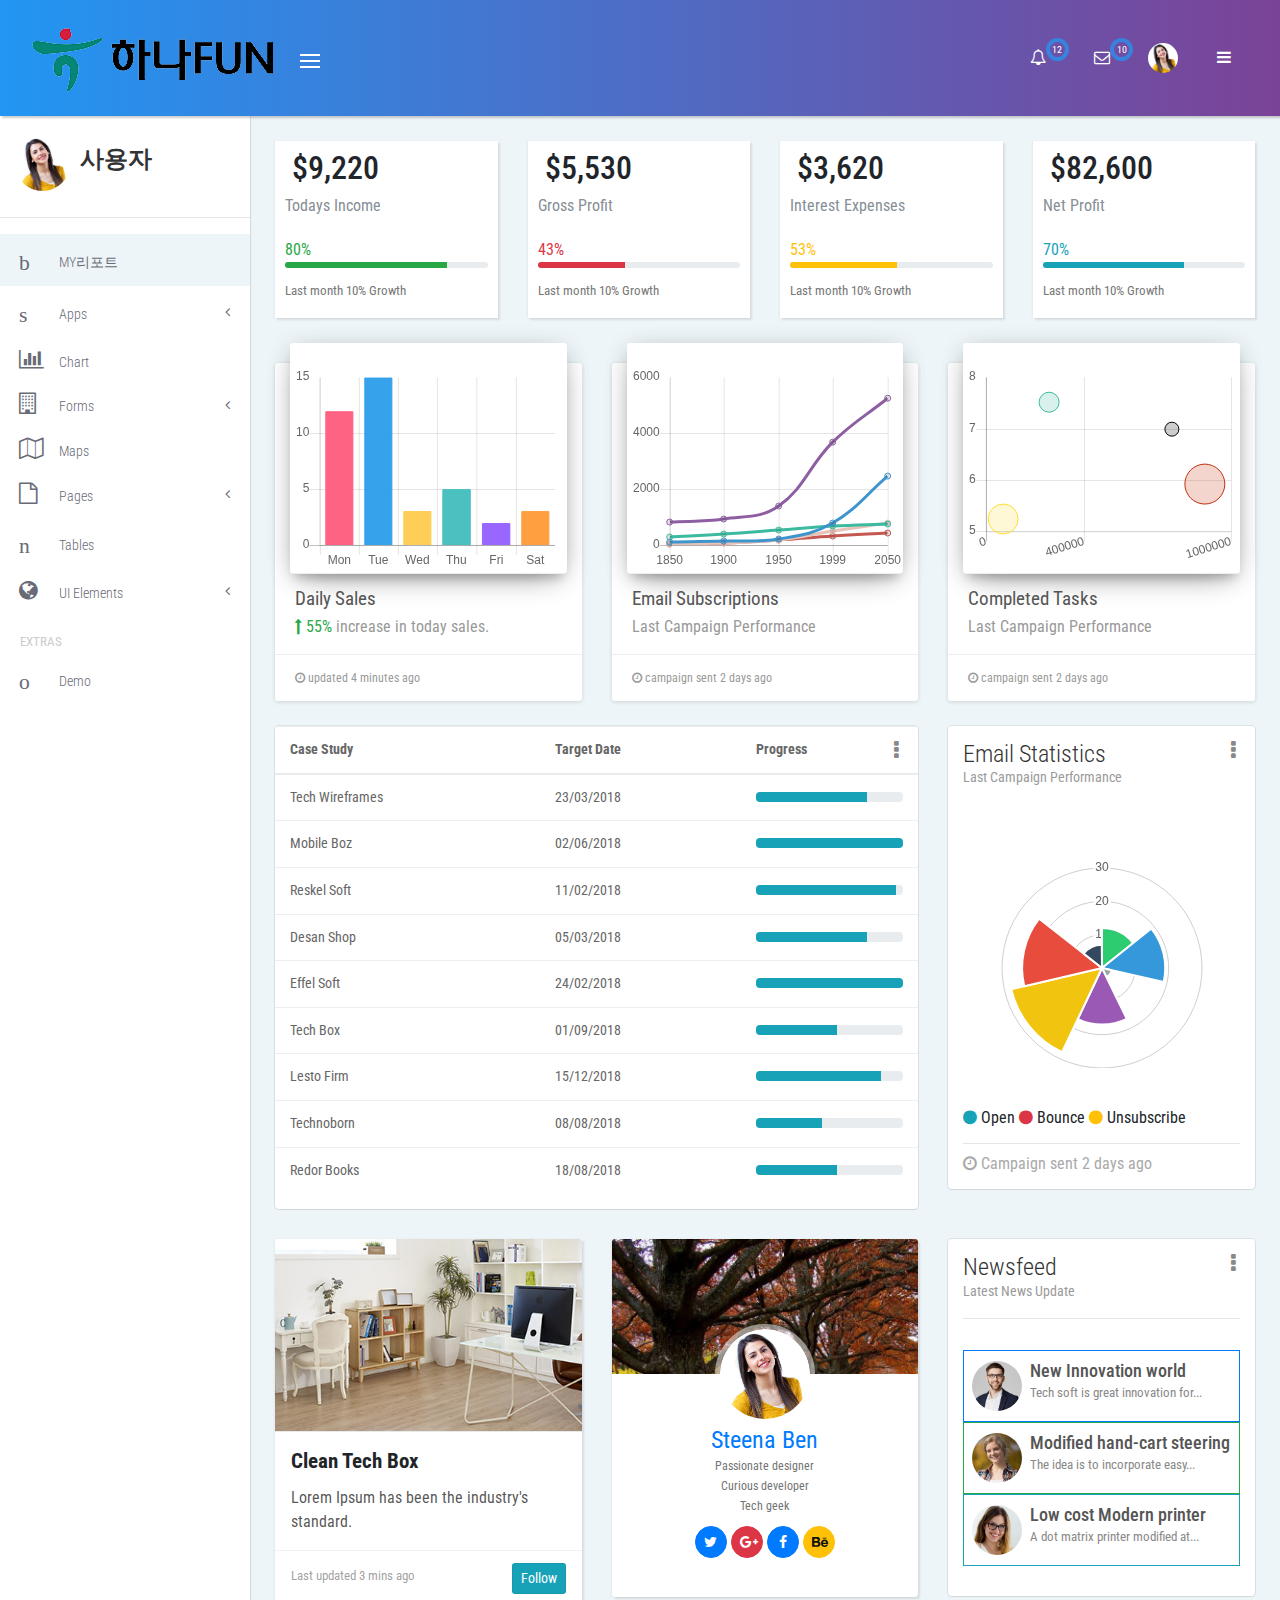
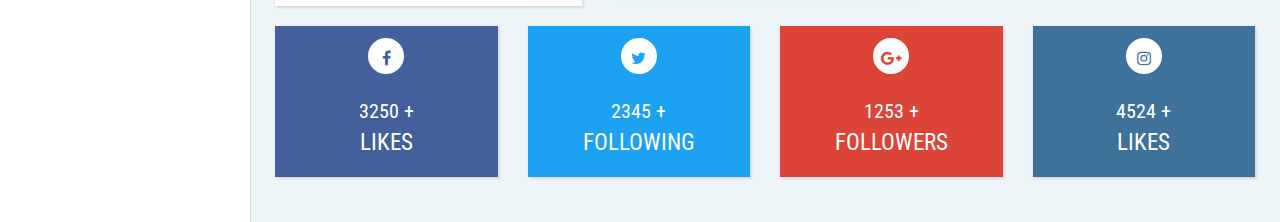
<file: HANAFUN/src/main/webapp/resources/admin/index.html>
<!--
author: Boostraptheme
author URL: https://boostraptheme.com
License: Creative Commons Attribution 4.0 Unported
License URL: https://creativecommons.org/licenses/by/4.0/
-->

<!DOCTYPE html>
<html>

<head>
    
    <meta charset="utf-8">
    <meta http-equiv="X-UA-Compatible" content="IE=edge">
    <meta name="description" content="">
    <meta name="viewport" content="width=device-width, initial-scale=1">
    <meta name="robots" content="all,follow">

    <title>Bootstrap Admin Template </title>
    <link rel="shortcut icon" href="img/favicon.ico">
    
    <!-- global stylesheets -->
    <link href="https://fonts.googleapis.com/css?family=Roboto+Condensed" rel="stylesheet">
    <link rel="stylesheet" href="css/bootstrap.min.css">
    <link rel="stylesheet" href="font-awesome-4.7.0/css/font-awesome.min.css">
    <link rel="stylesheet" href="css/font-icon-style.css">
    <link rel="stylesheet" href="css/style.default.css" id="theme-stylesheet">

    <!-- Core stylesheets -->
    <link rel="stylesheet" href="css/ui-elements/card.css">
    <link rel="stylesheet" href="css/style.css">
</head>

<body> 

<!--====================================================
                         MAIN NAVBAR
======================================================-->        
    <header class="header">
        <nav class="navbar navbar-expand-lg ">
            <div class="search-box">
                <button class="dismiss"><i class="icon-close"></i></button>
                <form id="searchForm" action="#" role="search">
                    <input type="search" placeholder="Search Now" class="form-control">
                </form>
            </div>
            <div class="container-fluid ">
                <div class="navbar-holder d-flex align-items-center justify-content-between">
                    <div class="navbar-header">
                        <a href="index.html" class="navbar-brand">
                            <div class="brand-text brand-big hidden-lg-down"><img src="img/logo-white.png" alt="Logo" class="img-fluid"></div>
                            <div class="brand-text brand-small"><img src="img/logo-icon.png" alt="Logo" class="img-fluid"></div>
                        </a>
                        <a id="toggle-btn" href="#" class="menu-btn active">
                            <span></span>
                            <span></span>
                            <span></span>
                        </a>
                    </div>
                </div>
                <ul class="nav-menu list-unstyled d-flex flex-md-row align-items-md-center">
                    <!-- Expand-->
                    <!--<li class="nav-item d-flex align-items-center full_scr_exp"><a class="nav-link" href="#"><img src="img/expand.png" onclick="toggleFullScreen(document.body)" class="img-fluid" alt=""></a></li>-->
                    <!-- Search-->
                    <!--<li class="nav-item d-flex align-items-center"><a id="search" class="nav-link" href="#"><i class="icon-search"></i></a></li>-->
                    <!-- Notifications-->
                    <li class="nav-item dropdown"> 
                        <a id="notifications" class="nav-link" rel="nofollow" data-target="#" href="#" data-toggle="dropdown" aria-haspopup="true" aria-expanded="false"><i class="fa fa-bell-o"></i><span class="noti-numb-bg"></span><span class="badge">12</span></a>
                        <ul aria-labelledby="notifications" class="dropdown-menu">
                            <li>
                                <a rel="nofollow" href="#" class="dropdown-item nav-link">
                                    <div class="notification">
                                        <div class="notification-content"><i class="fa fa-envelope bg-red"></i>You have 6 new messages </div>
                                        <div class="notification-time"><small>4 minutes ago</small></div>
                                    </div>
                                </a>
                            </li>
                            <li>
                                <a rel="nofollow" href="#" class="dropdown-item nav-link">
                                    <div class="notification">
                                        <div class="notification-content"><i class="fa fa-twitter bg-skyblue"></i>You have 2 followers</div>
                                        <div class="notification-time"><small>4 minutes ago</small></div>
                                    </div>
                                </a>
                            </li>
                            <li>
                                <a rel="nofollow" href="#" class="dropdown-item nav-link">
                                    <div class="notification">
                                        <div class="notification-content"><i class="fa fa-upload bg-blue"></i>Server Rebooted</div>
                                        <div class="notification-time"><small>4 minutes ago</small></div>
                                    </div>
                                </a>
                            </li>
                            <li>
                                <a rel="nofollow" href="#" class="dropdown-item nav-link">
                                    <div class="notification">
                                        <div class="notification-content"><i class="fa fa-twitter bg-skyblue"></i>You have 2 followers</div>
                                        <div class="notification-time"><small>10 minutes ago</small></div>
                                    </div>
                                </a>
                            </li>
                            <li><a rel="nofollow" href="#" class="dropdown-item all-notifications text-center"> <strong>view all notifications                                            </strong></a></li>
                        </ul>
                    </li>
                    <!-- Messages                        -->
                    <li class="nav-item dropdown"> <a id="messages" class="nav-link logout" rel="nofollow" data-target="#" href="#" data-toggle="dropdown" aria-haspopup="true" aria-expanded="false"><i class="fa fa-envelope-o"></i><span class="noti-numb-bg"></span><span class="badge">10</span></a>
                        <ul aria-labelledby="messages" class="dropdown-menu">
                            <li>
                                <a rel="nofollow" href="#" class="dropdown-item d-flex">
                                    <div class="msg-profile"> <img src="img/avatar-1.jpg" alt="..." class="img-fluid rounded-circle"></div>
                                    <div class="msg-body">
                                        <h3 class="h5 msg-nav-h3">Jason Doe</h3><span>Sent You Message</span>
                                    </div>
                                </a>
                            </li>
                            <li>
                                <a rel="nofollow" href="#" class="dropdown-item d-flex">
                                    <div class="msg-profile"> <img src="img/avatar-2.jpg" alt="..." class="img-fluid rounded-circle"></div>
                                    <div class="msg-body">
                                        <h3 class="h5 msg-nav-h3">Frank Williams</h3><span>Sent You Message</span>
                                    </div>
                                </a>
                            </li>
                            <li>
                                <a rel="nofollow" href="#" class="dropdown-item d-flex">
                                    <div class="msg-profile"> <img src="img/avatar-3.jpg" alt="..." class="img-fluid rounded-circle"></div>
                                    <div class="msg-body">
                                        <h3 class="h5 msg-nav-h3">Ashley Wood</h3><span>Sent You Message</span>
                                    </div>
                                </a>
                            </li>
                            <li><a rel="nofollow" href="#" class="dropdown-item all-notifications text-center"> <strong>Read all messages    </strong></a></li>
                        </ul>
                    </li> 
                    <li class="nav-item dropdown"><a id="profile" class="nav-link logout" data-target="#" href="#" data-toggle="dropdown" aria-haspopup="true" aria-expanded="false"><img src="img/avatar-1.jpg" alt="..." class="img-fluid rounded-circle" style="height: 30px; width: 30px;"></a>
                        <ul aria-labelledby="profile" class="dropdown-menu profile">
                            <li>
                                <a rel="nofollow" href="#" class="dropdown-item d-flex">
                                    <div class="msg-profile"> <img src="img/avatar-1.jpg" alt="..." class="img-fluid rounded-circle"></div>
                                    <div class="msg-body">
                                        <h3 class="h5">Steena Ben</h3><span>steenaben@Businessbox.com</span>
                                    </div>
                                </a>
                                <hr>
                            </li>
                            <li>
                                <a rel="nofollow" href="profile.html" class="dropdown-item">
                                    <div class="notification">
                                        <div class="notification-content"><i class="fa fa-user "></i>My Profile</div>
                                    </div>
                                </a>
                            </li>
                            <li>
                                <a rel="nofollow" href="profile.html" class="dropdown-item">
                                    <div class="notification">
                                        <div class="notification-content"><i class="fa fa-envelope-o"></i>Inbox</div> 
                                    </div>
                                </a>
                            </li>
                            <li>
                                <a rel="nofollow" href="profile.html" class="dropdown-item">
                                    <div class="notification">
                                        <div class="notification-content"><i class="fa fa-cog"></i>Setting</div>
                                    </div>
                                </a>
                                <hr>
                            </li>
                            <li>
                                <a rel="nofollow" href="profile.html" class="dropdown-item">
                                    <div class="notification">
                                        <div class="notification-content"><i class="fa fa-power-off"></i>Logout</div>
                                    </div>
                                </a> 
                            </li>
                        </ul>
                    </li>
                    <li class="nav-item d-flex align-items-center"><a id="menu-toggle-right" class="nav-link" href="#"><i class="fa fa-bars"></i></a></li>
                    <nav id="sidebar-wrapper">
                      <div class="sidebar-nav"> 
                        <div class="tab" role="tabpanel"> 
                            <ul class="nav nav-tabs" role="tablist">
                              <li class="nav-item ">
                                <a class="nav-link active" href="#live" role="tab" data-toggle="tab"><i class="fa fa-globe"></i> Live</a>
                              </li>
                              <li class="nav-item">
                                <a class="nav-link" href="#trend" role="tab" data-toggle="tab"><i class="fa fa-rocket"></i> Trending</a>
                              </li> 
                            </ul> 
                            <div class="tab-content tabs">
                              <div role="tabpanel" class="tab-pane fade show active" id="live">
                                <h3>Connect Live</h3>
                                <div class="content newsf-list">
                                    <ul class="list-unstyled">
                                        <li class="border border-primary">
                                            <a rel="nofollow " href="#" class=" d-flex">
                                                <div class="news-f-img"> <img src="img/avatar-2.jpg" alt="..." class="img-fluid rounded-circle"></div>
                                                <div class="msg-body">
                                                    <h6 class="h5 msg-nav-h6">New Innovation world</h6>
                                                    <small>Tech soft is great innovation for...</small>
                                                </div>
                                            </a>
                                        </li>
                                        <li class="border border-success">
                                            <a rel="nofollow" href="#" class=" d-flex">
                                                <div class="news-f-img"> <img src="img/avatar-3.jpg" alt="..." class="img-fluid rounded-circle"></div>
                                                <div class="msg-body">
                                                    <h6 class="h5 msg-nav-h6">Modified hand-cart</h6>
                                                    <small>The idea is to incorporate easy...</small>
                                                </div>
                                            </a>
                                        </li>
                                        <li class="border border-info">
                                            <a rel="nofollow" href="#" class=" d-flex">
                                                <div class="news-f-img"> <img src="img/avatar-4.jpg" alt="..." class="img-fluid rounded-circle"></div>
                                                <div class="msg-body">
                                                    <h6 class="h5 msg-nav-h6">Low cost Modern printer</h6>
                                                    <small>A dot matrix printer modified at...</small>
                                                </div>
                                            </a>
                                        </li>
                                        <li class="border border-primary">
                                            <a rel="nofollow" href="#" class=" d-flex">
                                                <div class="news-f-img"> <img src="img/avatar-1.jpg" alt="..." class="img-fluid rounded-circle"></div>
                                                <div class="msg-body">
                                                    <h6 class="h5 msg-nav-h6">Low cost Modern printer</h6>
                                                    <small>A dot matrix printer modified at...</small>
                                                </div>
                                            </a>
                                        </li>
                                        <li class="border border-success">
                                            <a rel="nofollow" href="#" class=" d-flex">
                                                <div class="news-f-img"> <img src="img/avatar-2.jpg" alt="..." class="img-fluid rounded-circle"></div>
                                                <div class="msg-body">
                                                    <h6 class="h5 msg-nav-h6">Low cost Modern printer</h6>
                                                    <small>A dot matrix printer modified at...</small>
                                                </div>
                                            </a>
                                        </li> 
                                        <li class="border border-info">
                                            <a rel="nofollow" href="#" class=" d-flex">
                                                <div class="news-f-img"> <img src="img/avatar-3.jpg" alt="..." class="img-fluid rounded-circle"></div>
                                                <div class="msg-body">
                                                    <h6 class="h5 msg-nav-h6">Low cost Modern printer</h6>
                                                    <small>A dot matrix printer modified at...</small>
                                                </div>
                                            </a>
                                        </li> 
                                    </ul>
                                </div>
                              </div>
                              <div role="tabpanel" class="tab-pane fade" id="trend">
                                <div class="card card-c2" style="box-shadow: 0 0 0;">
                                    <div class="header">
                                        <h3 class="title">Trending Items</h3>
                                        <p class="category">Last Campaign Performance</p>
                                    </div>
                                    <div class="content">
                                        <canvas class="ct-chart" id="myChart4" height="250"></canvas>
                                        <div class="footer">
                                            <div class="legend">
                                                <i class="fa fa-circle text-info"></i> Open
                                                <i class="fa fa-circle text-danger"></i> Bounce
                                                <i class="fa fa-circle text-warning"></i> Unsubscribe
                                            </div>
                                            <hr>
                                            <div class="stats">
                                                <i class="fa fa-clock-o"></i> Campaign sent 2 days ago
                                            </div>
                                        </div>
                                    </div>
                                </div>
                              </div>
                           </div>
                      </div>
                    </nav>
                </ul> 
            </div>
        </nav>
    </header>

<!--====================================================
                        PAGE CONTENT
======================================================-->
    <div class="page-content d-flex align-items-stretch">

        <!--***** SIDE NAVBAR *****-->
        <nav class="side-navbar">
            <div class="sidebar-header d-flex align-items-center">
                <div class="avatar"><img src="img/avatar-1.jpg" alt="..." class="img-fluid rounded-circle"></div>
                <div class="title">
                    <h1 class="h4"><b>사용자</b></h1>
                </div>
            </div>
            <hr>
            <!-- Sidebar Navidation Menus-->
            <ul class="list-unstyled">
                <li class="active"> <a href="index.html"><i class="icon-home"></i>MY리포트</a></li>
                <li><a href="#apps" aria-expanded="false" data-toggle="collapse"> <i class="icon-interface-windows"></i>Apps </a>
                    <ul id="apps" class="collapse list-unstyled">
                        <li><a href="calendar.html">Calendar</a></li> 
                        <li><a href="email.html">Email</a></li> 
                        <li><a href="media.html">Media</a></li> 
                        <li><a href="invoice.html">Invoice</a></li> 
                    </ul>
                </li>
                <li> <a href="chart.html"> <i class="fa fa-bar-chart"></i>Chart </a></li>
                <li><a href="#forms" aria-expanded="false" data-toggle="collapse"> <i class="fa fa-building-o"></i>Forms </a>
                    <ul id="forms" class="collapse list-unstyled">
                        <li><a href="basic-form.html">Basic Form</a></li> 
                        <li><a href="form-layouts.html">Form Layouts</a></li> 
                    </ul>
                </li>
                <li> <a href="maps.html"> <i class="fa fa-map-o"></i>Maps </a></li>
                <li><a href="#pages" aria-expanded="false" data-toggle="collapse"> <i class="fa fa-file-o"></i>Pages </a>
                    <ul id="pages" class="collapse list-unstyled">
                        <li><a href="faq.html">FAQ</a></li> 
                        <li><a href="empty.html">Empty</a></li> 
                        <li><a href="gallery.html">Gallery</a></li> 
                        <li><a href="login.html">Log In</a></li> 
                        <li><a href="register.html">Register</a></li> 
                        <li><a href="search-result.html">Search Result</a></li> 
                        <li><a href="404.html">404</a></li> 
                    </ul>
                </li>
                <li> <a href="tables.html"> <i class="icon-grid"></i>Tables </a></li> 
                <li><a href="#elements" aria-expanded="false" data-toggle="collapse"> <i class="fa fa-globe"></i>UI Elements </a>
                    <ul id="elements" class="collapse list-unstyled">
                        <li><a href="ui-buttons.html">Buttons</a></li> 
                        <li><a href="ui-cards.html">Cards</a></li> 
                        <li><a href="ui-progressbars.html">Progress Bar</a></li> 
                        <li><a href="ui-timeline.html">Timeline</a></li>  
                    </ul>
                </li>
            </ul><span class="heading">Extras</span>
            <ul class="list-unstyled"> 
                <li> <a href="#"> <i class="icon-picture"></i>Demo </a></li>
            </ul>
        </nav>

        <div class="content-inner">

            <!--***** REPORT-1 *****-->     
            <div class="row" id="report1">
                <div class="col-sm-3">
                    <div class="card">
                        <div class="card-block">
                            <div class="text-left report1-cont">
                                <h2 class="font-light m-b-0"><i class="ti-arrow-up text-success"></i> $9,220</h2>
                                <span class="text-muted">Todays Income</span>
                            </div>
                            <span class="text-success">80%</span>
                            <div class="progress">
                                <div class="progress-bar bg-success" role="progressbar" style="width: 80%; height: 6px;" aria-valuenow="25" aria-valuemin="0" aria-valuemax="100"></div>
                            </div>
                            <p><small>Last month 10% Growth</small></p>
                        </div>
                    </div>
                </div> 
                <div class="col-sm-3">
                    <div class="card">
                        <div class="card-block">
                            <div class="text-left report1-cont">
                                <h2 class="font-light m-b-0"><i class="ti-arrow-up text-danger"></i> $5,530</h2>
                                <span class="text-muted">Gross Profit</span>
                            </div>
                            <span class="text-danger">43%</span>
                            <div class="progress">
                                <div class="progress-bar bg-danger" role="progressbar" style="width: 43%; height: 6px;" aria-valuenow="25" aria-valuemin="0" aria-valuemax="100"></div>
                            </div>
                            <p><small>Last month 10% Growth</small></p>
                        </div>
                    </div>
                </div>
                <div class="col-sm-3">
                    <div class="card">
                        <div class="card-block"> 
                            <div class="text-left report1-cont">
                                <h2 class="font-light m-b-0"><i class="ti-arrow-up text-warning"></i> $3,620</h2>
                                <span class="text-muted">Interest Expenses </span>
                            </div>
                            <span class="text-warning">53%</span>
                            <div class="progress">
                                <div class="progress-bar bg-warning" role="progressbar" style="width: 53%; height: 6px;" aria-valuenow="25" aria-valuemin="0" aria-valuemax="100"></div>
                            </div>
                            <p><small>Last month 10% Growth</small></p>
                        </div>
                    </div>
                </div>
                <div class="col-sm-3">
                    <div class="card">
                        <div class="card-block"> 
                            <div class="text-left report1-cont">
                                <h2 class="font-light m-b-0"><i class="ti-arrow-up text-info"></i> $82,600</h2>
                                <span class="text-muted">Net Profit</span>
                            </div>
                            <span class="text-info">70%</span>
                            <div class="progress">
                                <div class="progress-bar bg-info" role="progressbar" style="width: 70%; height: 6px;" aria-valuenow="25" aria-valuemin="0" aria-valuemax="100"></div>
                            </div>
                            <p><small>Last month 10% Growth</small></p>
                        </div>
                    </div>
                </div>                
            </div>
 
            <!--***** REPORT-2 *****-->     
            <div class="row" id="report2">
                <div class="col-md-4">
                    <div class="card card-c1">
                        <div class="card-header card-chart" data-background-color="green">
                            <canvas class="ct-chart" id="myChart1" height="250"></canvas>
                        </div>
                        <div class="card-content">
                            <h4 class="title">Daily Sales</h4>
                            <p class="category">
                                <span class="text-success"><i class="fa fa-long-arrow-up"></i> 55% </span> increase in today sales.</p>
                        </div>
                        <div class="card-footer">
                            <div class="stats">
                                <i class="fa fa-clock-o"></i> updated 4 minutes ago
                            </div>
                        </div>
                    </div>
                </div>
                <div class="col-md-4">
                    <div class="card card-c1">
                        <div class="card-header card-chart" data-background-color="orange">
                            <canvas class="ct-chart" id="myChart2" height="250"></canvas>
                        </div>
                        <div class="card-content">
                            <h4 class="title">Email Subscriptions</h4>
                            <p class="category">Last Campaign Performance</p>
                        </div>
                        <div class="card-footer">
                            <div class="stats">
                                <i class="fa fa-clock-o"></i> campaign sent 2 days ago
                            </div>
                        </div>
                    </div>
                </div>
                <div class="col-md-4">
                    <div class="card card-c1">
                        <div class="card-header card-chart" data-background-color="red">
                            <canvas class="ct-chart" id="myChart3" height="250"></canvas>
                        </div>
                        <div class="card-content">
                            <h4 class="title">Completed Tasks</h4>
                            <p class="category">Last Campaign Performance</p>
                        </div>
                        <div class="card-footer">
                            <div class="stats">
                                <i class="fa fa-clock-o"></i> campaign sent 2 days ago
                            </div>
                        </div>
                    </div>
                </div>
            </div>

            <!--***** REPORT-3 *****-->     
            <div class="row" id="report3">
                <div class="col-md-8">
                    <div class="card card-c2">
                        <table class="table table-hover">
                          <thead>
                            <div class="dropdown pull-right menu-sett-card"> 
                                <a id="notifications" class="nav-link" rel="nofollow" data-target="#" href="#" data-toggle="dropdown" aria-haspopup="true" aria-expanded="false">
                                    <i class="fa fa-ellipsis-v men"></i> 
                                </a>
                                <ul aria-labelledby="notifications" class="dropdown-menu">
                                    <li>
                                        <a rel="nofollow" href="#" class="dropdown-item nav-link">Edit</a>
                                    </li>
                                    <li>
                                        <a rel="nofollow" href="#" class="dropdown-item nav-link">FAQ</a>
                                    </li>
                                    <li>
                                        <a rel="nofollow" href="#" class="dropdown-item nav-link">Support</a>
                                    </li> 
                                </ul>
                            </div>
                            <tr>
                              <th>Case Study</th>
                              <th>Target Date</th>
                              <th>Progress <!-- <i class="fa fa-ellipsis-v pull-right" ></i> -->
                              </th> 
                            </tr>
                          </thead>
                          <tbody>
                            <tr>
                              <td>Tech Wireframes</td>
                              <td>23/03/2018</td>
                              <td>
                                <div class="progress">
                                  <div class="progress-bar bg-info" role="progressbar" style="width: 75%; height:10px;" aria-valuenow="25" aria-valuemin="0" aria-valuemax="100"></div>
                                </div>
                              </td>
                            </tr>
                            <tr>
                              <td>Mobile Boz</td>
                              <td>02/06/2018</td>
                              <td>
                                <div class="progress">
                                  <div class="progress-bar bg-info" role="progressbar" style="width: 100%; height:10px;" aria-valuenow="65" aria-valuemin="0" aria-valuemax="100"></div>
                                </div>
                              </td>
                            </tr>
                            <tr>
                              <td>Reskel Soft</td>
                              <td>11/02/2018</td>
                              <td>
                                <div class="progress">
                                  <div class="progress-bar bg-info" role="progressbar" style="width: 95%; height:10px;" aria-valuenow="5" aria-valuemin="0" aria-valuemax="100"></div>
                                </div>
                              </td>
                            </tr>
                            <tr>
                              <td>Desan Shop</td>
                              <td>05/03/2018</td>
                              <td>
                                <div class="progress">
                                  <div class="progress-bar bg-info" role="progressbar" style="width: 75%; height:10px;" aria-valuenow="5" aria-valuemin="0" aria-valuemax="100"></div>
                                </div>
                              </td>
                            </tr><tr>
                              <td>Effel Soft</td>
                              <td>24/02/2018</td>
                              <td>
                                <div class="progress">
                                  <div class="progress-bar bg-info" role="progressbar" style="width: 100%; height:10px;" aria-valuenow="5" aria-valuemin="0" aria-valuemax="100"></div>
                                </div>
                              </td>
                            </tr><tr>
                              <td>Tech Box</td>
                              <td>01/09/2018</td>
                              <td>
                                <div class="progress">
                                  <div class="progress-bar bg-info" role="progressbar" style="width: 55%; height:10px;" aria-valuenow="5" aria-valuemin="0" aria-valuemax="100"></div>
                                </div>
                              </td>
                            </tr><tr>
                              <td>Lesto Firm</td>
                              <td>15/12/2018</td>
                              <td>
                                <div class="progress">
                                  <div class="progress-bar bg-info" role="progressbar" style="width: 85%; height:10px;" aria-valuenow="5" aria-valuemin="0" aria-valuemax="100"></div>
                                </div>
                              </td>
                            </tr>
                            <tr>
                              <td>Technoborn</td>
                              <td>08/08/2018</td>
                              <td>
                                <div class="progress">
                                  <div class="progress-bar bg-info" role="progressbar" style="width: 45%; height:10px;" aria-valuenow="5" aria-valuemin="0" aria-valuemax="100"></div>
                                </div>
                              </td>
                            </tr>
                            <tr>
                              <td>Redor Books</td>
                              <td>18/08/2018</td>
                              <td>
                                <div class="progress">
                                  <div class="progress-bar bg-info" role="progressbar" style="width: 55%; height:10px;" aria-valuenow="5" aria-valuemin="0" aria-valuemax="100"></div>
                                </div>
                              </td>
                            </tr>
                          </tbody>
                        </table>
                    </div>
                </div>
                <div class="col-md-4">
                    <div class="card card-c2">
                        <div class="dropdown pull-right menu-sett-card" > 
                            <a id="notifications" class="nav-link" rel="nofollow" data-target="#" href="#" data-toggle="dropdown" aria-haspopup="true" aria-expanded="false">
                                <i class="fa fa-ellipsis-v men"></i> 
                            </a>
                            <ul aria-labelledby="notifications" class="dropdown-menu">
                                <li>
                                    <a rel="nofollow" href="#" class="dropdown-item nav-link">Edit</a>
                                </li>
                                <li>
                                    <a rel="nofollow" href="#" class="dropdown-item nav-link">FAQ</a>
                                </li>
                                <li>
                                    <a rel="nofollow" href="#" class="dropdown-item nav-link">Support</a>
                                </li> 
                            </ul>
                        </div>
                        <div class="header">
                            <h4 class="title">Email Statistics</h4>
                            <p class="category">Last Campaign Performance</p>
                        </div>
                        <div class="content">
                            <canvas class="ct-chart" id="polar-chart" height="250"></canvas>
                            <!-- <canvas class="ct-chart" id="myChart4" height="250"></canvas> -->
                            <div class="footer">
                                <div class="legend">
                                    <i class="fa fa-circle text-info"></i> Open
                                    <i class="fa fa-circle text-danger"></i> Bounce
                                    <i class="fa fa-circle text-warning"></i> Unsubscribe
                                </div>
                                <hr>
                                <div class="stats">
                                    <i class="fa fa-clock-o"></i> Campaign sent 2 days ago
                                </div>
                            </div>
                        </div>
                    </div>
                </div> 
            </div>

            <!--***** REPORT-4 *****-->    
            <div class="row" id="report4">
                <div class="col-md-4" id="card-1">
                    <div class="card card-inverse card-info">
                        <img class="card-img-top" src="img/card/c-1.jpg">
                        <div class="card-block"> 
                            <h4 class="card-title">Clean Tech Box </h4>
                            <div class="card-text">
                                Lorem Ipsum has been the industry's standard.
                            </div>
                        </div>
                        <div class="card-footer">
                            <small>Last updated 3 mins ago</small>
                            <button class="btn btn-info float-right btn-sm">Follow</button>
                        </div>
                    </div>
                </div>
                <div class="col-md-4 mt-0" id="card-2">
                    <div class="card hovercard">
                        <div class="cardheader"></div>
                        <div class="avatar">
                            <img alt="" src="img/avatar-1.jpg" class="img-fluid">
                        </div>
                        <div class="info">
                            <div class="title">
                                <a target="_blank" href="#">Steena Ben</a>
                            </div>
                            <div class="desc">Passionate designer</div>
                            <div class="desc">Curious developer</div>
                            <div class="desc">Tech geek</div>
                        </div>
                        <div class="bottom">
                            <a class="btn btn-primary btn-twitter btn-sm" href="https://twitter.com/webmaniac">
                                <i class="fa fa-twitter"></i>
                            </a>
                            <a class="btn btn-danger btn-sm" rel="publisher"
                               href="https://plus.google.com/+ahmshahnuralam">
                                <i class="fa fa-google-plus"></i>
                            </a>
                            <a class="btn btn-primary btn-sm" rel="publisher"
                               href="https://plus.google.com/shahnuralam">
                                <i class="fa fa-facebook"></i>
                            </a>
                            <a class="btn btn-warning btn-sm" rel="publisher" href="https://plus.google.com/shahnuralam">
                                <i class="fa fa-behance"></i>
                            </a>
                        </div>
                    </div>
                </div>
                <div class="col-md-4">
                    <div class="card card-c2">
                        <div class="dropdown pull-right menu-sett-card" > 
                            <a id="notifications" class="nav-link" rel="nofollow" data-target="#" href="#" data-toggle="dropdown" aria-haspopup="true" aria-expanded="false">
                                <i class="fa fa-ellipsis-v men"></i> 
                            </a>
                            <ul aria-labelledby="notifications" class="dropdown-menu">
                                <li>
                                    <a rel="nofollow" href="#" class="dropdown-item nav-link">Edit</a>
                                </li>
                                <li>
                                    <a rel="nofollow" href="#" class="dropdown-item nav-link">FAQ</a>
                                </li>
                                <li>
                                    <a rel="nofollow" href="#" class="dropdown-item nav-link">Support</a>
                                </li> 
                            </ul>
                        </div>
                        <div class="header">
                            <h4 class="title">Newsfeed</h4>
                            <p class="category">Latest News Update</p>
                            <hr>
                        </div>
                        <div class="content newsf-list">
                            <ul class="list-unstyled">
                                <li class="border border-primary">
                                    <a rel="nofollow " href="#" class=" d-flex">
                                        <div class="news-f-img"> <img src="img/avatar-2.jpg" alt="..." class="img-fluid rounded-circle"></div>
                                        <div class="msg-body">
                                            <h3 class="h5 msg-nav-h3">New Innovation world</h3>
                                            <small>Tech soft is great innovation for...</small>
                                        </div>
                                    </a>
                                </li>
                                <li class="border border-success">
                                    <a rel="nofollow" href="#" class=" d-flex">
                                        <div class="news-f-img"> <img src="img/avatar-3.jpg" alt="..." class="img-fluid rounded-circle"></div>
                                        <div class="msg-body">
                                            <h3 class="h5 msg-nav-h3">Modified hand-cart steering</h3>
                                            <small>The idea is to incorporate easy...</small>
                                        </div>
                                    </a>
                                </li>
                                <li class="border border-info">
                                    <a rel="nofollow" href="#" class=" d-flex">
                                        <div class="news-f-img"> <img src="img/avatar-4.jpg" alt="..." class="img-fluid rounded-circle"></div>
                                        <div class="msg-body">
                                            <h3 class="h5 msg-nav-h3">Low cost Modern printer</h3>
                                            <small>A dot matrix printer modified at...</small>
                                        </div>
                                    </a>
                                </li> 

                            </ul> 
                        </div>
                    </div>
                </div> 
            </div> 

            <!--***** FOOTER *****-->    
            <div class="row" id="report4">
                <div class="col-md-3">
                    <div class="card text-center social-bottom sb-fb">
                        <i class="fa fa-facebook"></i>
                        <div>3250 +</div>
                        <p>Likes</p>
                    </div>
                </div>
                <div class="col-md-3">
                    <div class="card text-center social-bottom sb-tw">
                        <i class="fa fa-twitter"></i>
                        <div>2345 +</div>
                        <p>Following</p>
                    </div>
                </div>
                <div class="col-md-3">
                    <div class="card text-center social-bottom sb-gp">
                        <i class="fa fa-google-plus"></i>
                        <div>1253 +</div>
                        <p>Followers</p>
                    </div>
                </div>
                <div class="col-md-3">
                    <div class="card text-center social-bottom sb-in">
                        <i class="fa fa-instagram"></i>
                        <div>4524 +</div>
                        <p>Likes</p>
                    </div>
                </div>
            </div>

        </div>
    </div> 

    <!--Global Javascript -->
    <script src="js/jquery.min.js"></script>
    <script src="js/popper/popper.min.js"></script>
    <script src="js/tether.min.js"></script>
    <script src="js/bootstrap.min.js"></script>
    <script src="js/jquery.cookie.js"></script>
    <script src="js/jquery.validate.min.js"></script> 
    <script src="js/chart.min.js"></script> 
    <script src="js/front.js"></script> 
    
    <!--Core Javascript -->
    <script src="js/mychart.js"></script>
</body>

</html>
</file>
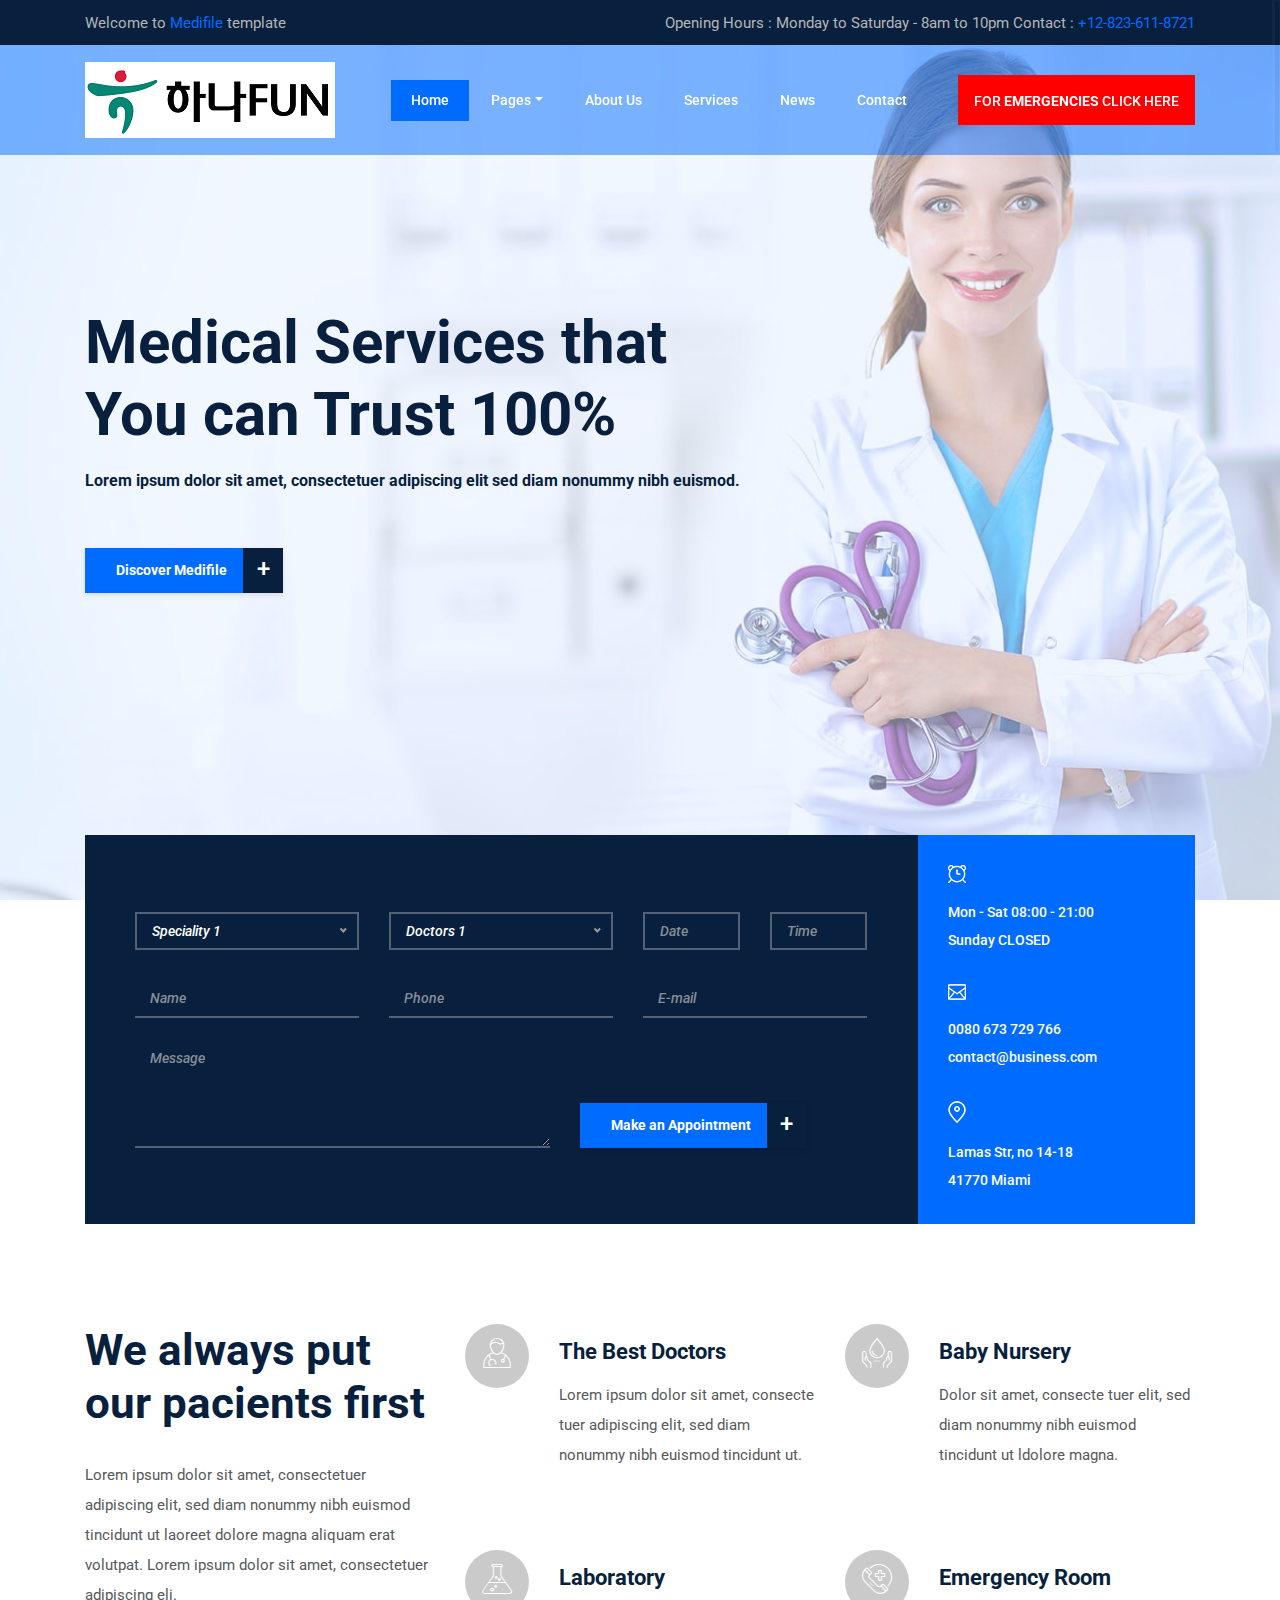
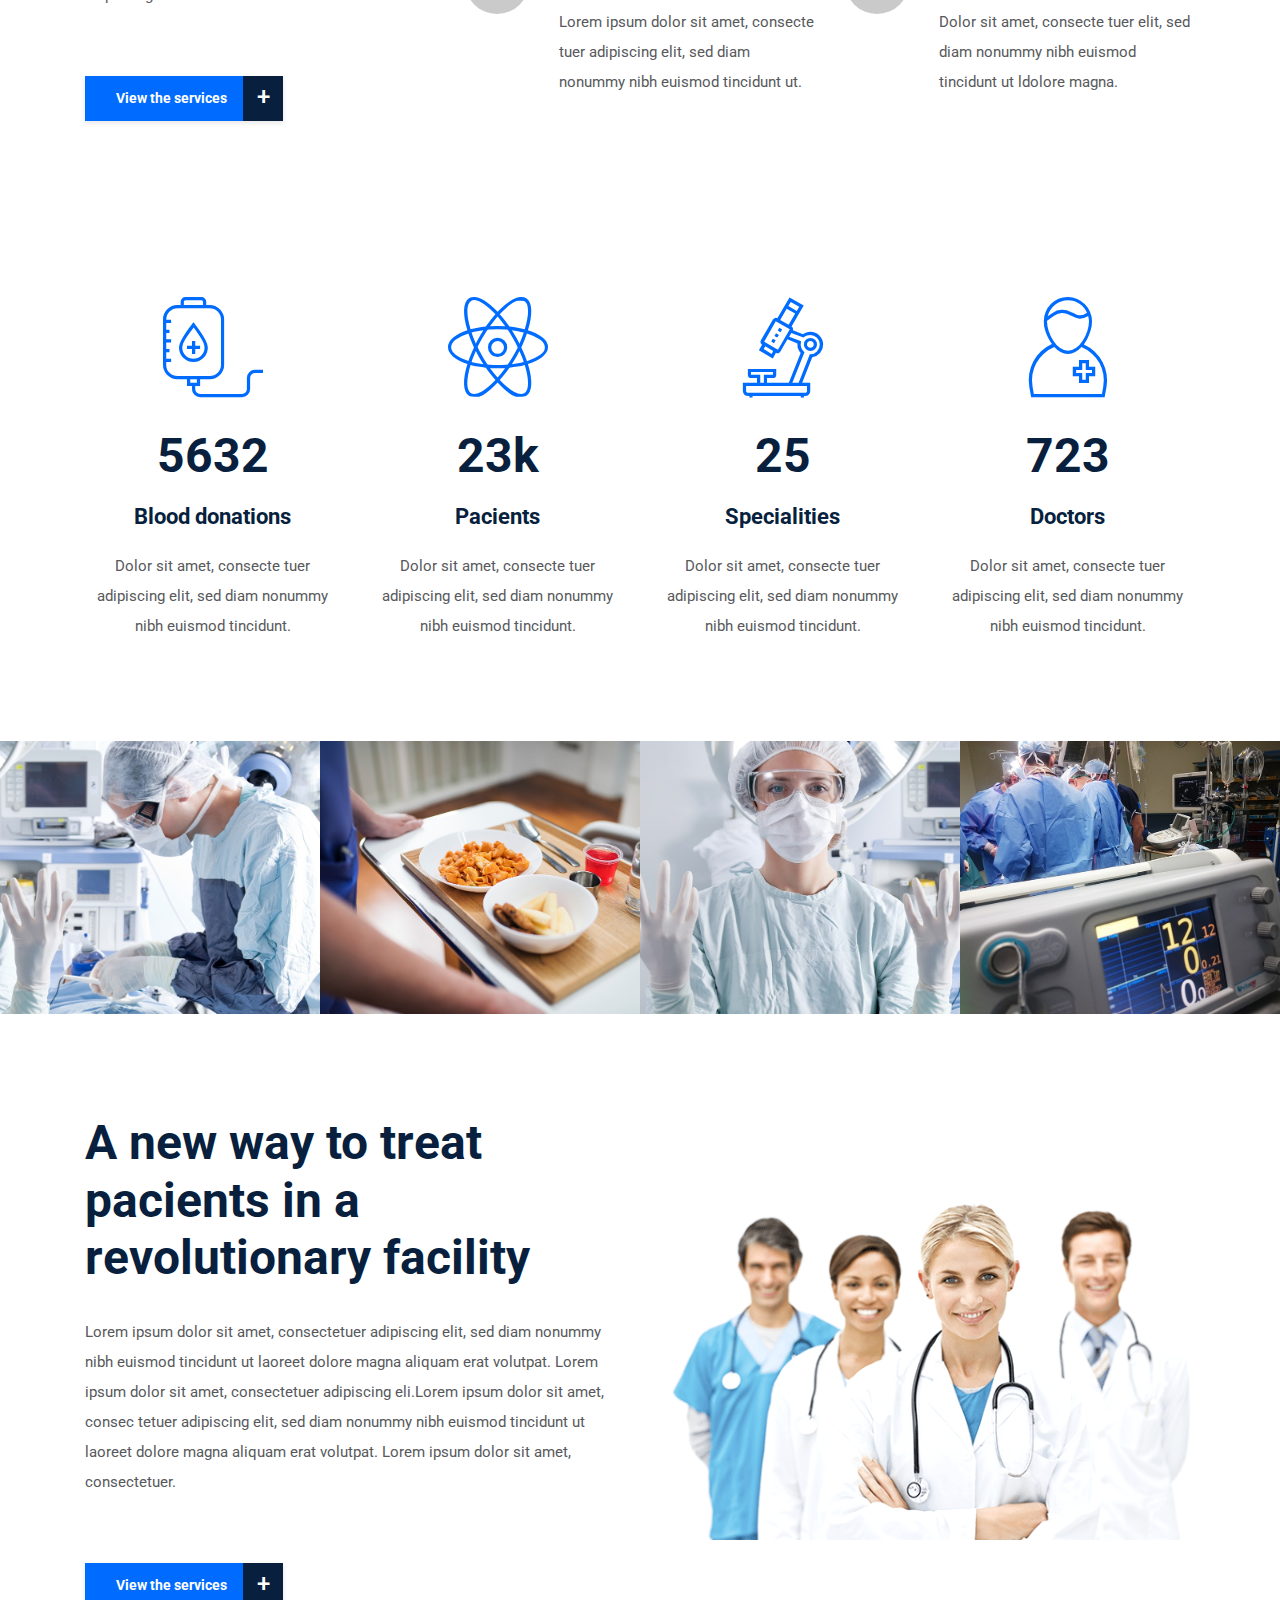
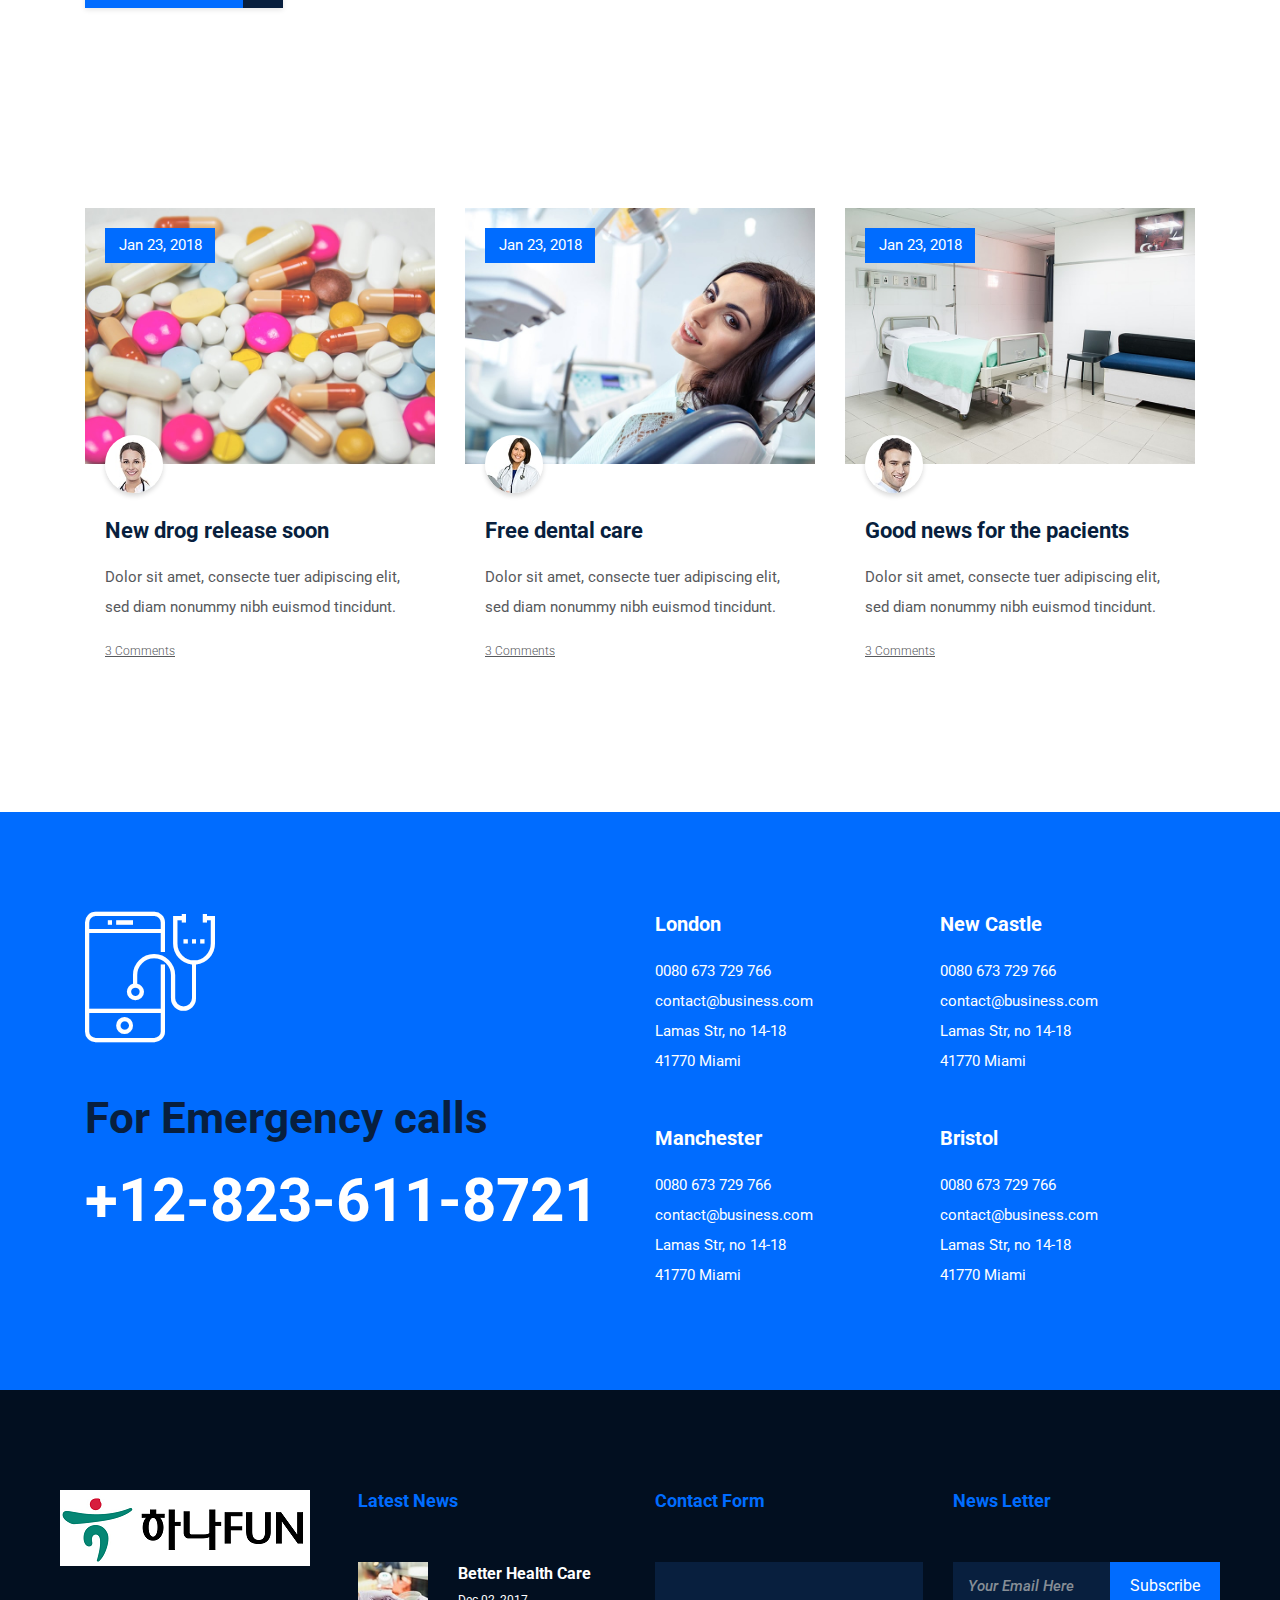
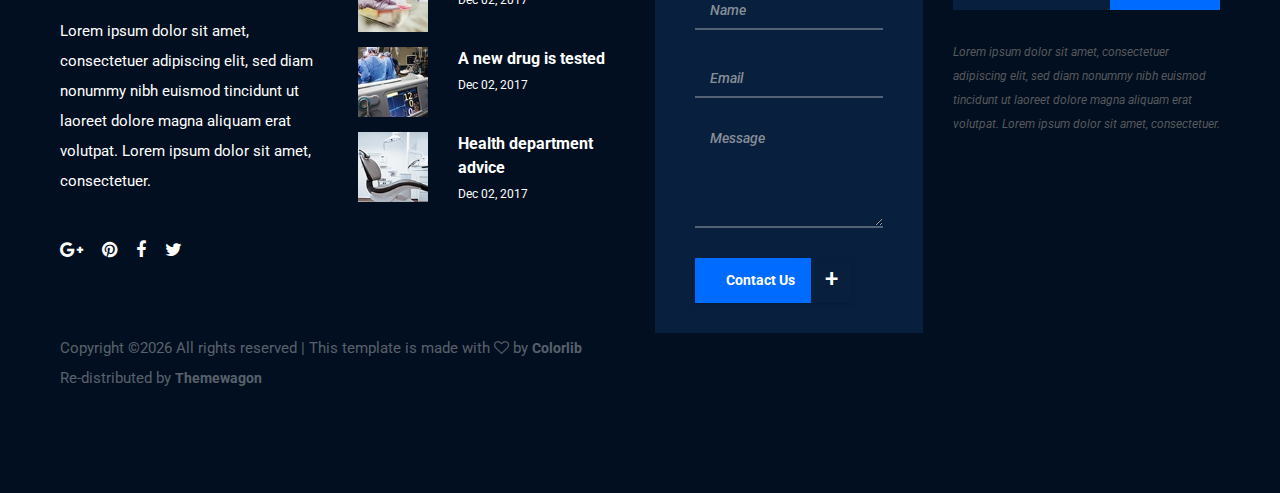
<file: HANAFUN/src/main/webapp/resources/master/index.html>
<!DOCTYPE html>
<html lang="en">

<head>
    <meta charset="UTF-8">
    <meta name="description" content="">
    <meta http-equiv="X-UA-Compatible" content="IE=edge">
    <meta name="viewport" content="width=device-width, initial-scale=1, shrink-to-fit=no">
    <!-- The above 4 meta tags *must* come first in the head; any other head content must come *after* these tags -->

    <!-- Title  -->
    <title>Medilife - Health &amp; Medical Template | Home</title>

    <!-- Favicon  -->
    <link rel="icon" href="img/core-img/favicon.ico">

    <!-- Style CSS -->
    <link rel="stylesheet" href="style.css">

</head>

<body>
    <!-- Preloader -->
    <div id="preloader">
        <div class="medilife-load"></div>
    </div>

    <!-- ***** Header Area Start ***** -->
    <header class="header-area">
        <!-- Top Header Area -->
        <div class="top-header-area">
            <div class="container h-100">
                <div class="row h-100">
                    <div class="col-12 h-100">
                        <div class="h-100 d-md-flex justify-content-between align-items-center">
                            <p>Welcome to <span>Medifile</span> template</p>
                            <p>Opening Hours : Monday to Saturday - 8am to 10pm Contact : <span>+12-823-611-8721</span></p>
                        </div>
                    </div>
                </div>
            </div>
        </div>

        <!-- Main Header Area -->
        <div class="main-header-area" id="stickyHeader">
            <div class="container h-100">
                <div class="row h-100 align-items-center">
                    <div class="col-12 h-100">
                        <div class="main-menu h-100">
                            <nav class="navbar h-100 navbar-expand-lg">
                                <!-- Logo Area  -->
                                <a class="navbar-brand" href="index.html"><img src="img/core-img/logo.png" alt="Logo"></a>

                                <button class="navbar-toggler" type="button" data-toggle="collapse" data-target="#medilifeMenu" aria-controls="medilifeMenu" aria-expanded="false" aria-label="Toggle navigation"><span class="navbar-toggler-icon"></span></button>

                                <div class="collapse navbar-collapse" id="medilifeMenu">
                                    <!-- Menu Area -->
                                    <ul class="navbar-nav ml-auto">
                                        <li class="nav-item active">
                                            <a class="nav-link" href="index.html">Home <span class="sr-only">(current)</span></a>
                                        </li>
                                        <li class="nav-item dropdown">
                                            <a class="nav-link dropdown-toggle" href="#" id="navbarDropdown" role="button" data-toggle="dropdown" aria-haspopup="true" aria-expanded="false">Pages</a>
                                            <div class="dropdown-menu" aria-labelledby="navbarDropdown">
                                                <a class="dropdown-item" href="index.html">Home</a>
                                                <a class="dropdown-item" href="about-us.html">About Us</a>
                                                <a class="dropdown-item" href="services.html">Services</a>
                                                <a class="dropdown-item" href="blog.html">News</a>
                                                <a class="dropdown-item" href="single-blog.html">News Details</a>
                                                <a class="dropdown-item" href="contact.html">Contact</a>
                                                <a class="dropdown-item" href="elements.html">Elements</a>
                                                <a class="dropdown-item" href="index-icons.html">All Icons</a>
                                            </div>
                                        </li>
                                        <li class="nav-item">
                                            <a class="nav-link" href="about-us.html">About Us</a>
                                        </li>
                                        <li class="nav-item">
                                            <a class="nav-link" href="services.html">Services</a>
                                        </li>
                                        <li class="nav-item">
                                            <a class="nav-link" href="blog.html">News</a>
                                        </li>
                                        <li class="nav-item">
                                            <a class="nav-link" href="contact.html">Contact</a>
                                        </li>
                                    </ul>
                                    <!-- Appointment Button -->
                                    <a href="#" class="btn medilife-appoint-btn ml-30">For <span>emergencies</span> Click here</a>
                                </div>
                            </nav>
                        </div>
                    </div>
                </div>
            </div>
        </div>
    </header>
    <!-- ***** Header Area End ***** -->

    <!-- ***** Hero Area Start ***** -->
    <section class="hero-area">
        <div class="hero-slides owl-carousel">
            <!-- Single Hero Slide -->
            <div class="single-hero-slide bg-img bg-overlay-white" style="background-image: url(img/bg-img/hero1.jpg);">
                <div class="container h-100">
                    <div class="row h-100 align-items-center">
                        <div class="col-12">
                            <div class="hero-slides-content">
                                <h2 data-animation="fadeInUp" data-delay="100ms">Medical Services that <br>You can Trust 100%</h2>
                                <h6 data-animation="fadeInUp" data-delay="400ms">Lorem ipsum dolor sit amet, consectetuer adipiscing elit sed diam nonummy nibh euismod.</h6>
                                <a href="#" class="btn medilife-btn mt-50" data-animation="fadeInUp" data-delay="700ms">Discover Medifile <span>+</span></a>
                            </div>
                        </div>
                    </div>
                </div>
            </div>
            <!-- Single Hero Slide -->
            <div class="single-hero-slide bg-img bg-overlay-white" style="background-image: url(img/bg-img/breadcumb3.jpg);">
                <div class="container h-100">
                    <div class="row h-100 align-items-center">
                        <div class="col-12">
                            <div class="hero-slides-content">
                                <h2 data-animation="fadeInUp" data-delay="100ms">Medical Services that <br>You can Trust 100%</h2>
                                <h6 data-animation="fadeInUp" data-delay="400ms">Lorem ipsum dolor sit amet, consectetuer adipiscing elit sed diam nonummy nibh euismod.</h6>
                                <a href="#" class="btn medilife-btn mt-50" data-animation="fadeInUp" data-delay="700ms">Discover Medifile <span>+</span></a>
                            </div>
                        </div>
                    </div>
                </div>
            </div>
            <!-- Single Hero Slide -->
            <div class="single-hero-slide bg-img bg-overlay-white" style="background-image: url(img/bg-img/breadcumb1.jpg);">
                <div class="container h-100">
                    <div class="row h-100 align-items-center">
                        <div class="col-12">
                            <div class="hero-slides-content">
                                <h2 data-animation="fadeInUp" data-delay="100ms">Medical Services that <br>You can Trust 100%</h2>
                                <h6 data-animation="fadeInUp" data-delay="400ms">Lorem ipsum dolor sit amet, consectetuer adipiscing elit sed diam nonummy nibh euismod.</h6>
                                <a href="#" class="btn medilife-btn mt-50" data-animation="fadeInUp" data-delay="700ms">Discover Medifile <span>+</span></a>
                            </div>
                        </div>
                    </div>
                </div>
            </div>
        </div>
    </section>
    <!-- ***** Hero Area End ***** -->

    <!-- ***** Book An Appoinment Area Start ***** -->
    <div class="medilife-book-an-appoinment-area">
        <div class="container">
            <div class="row">
                <div class="col-12">
                    <div class="appointment-form-content">
                        <div class="row no-gutters align-items-center">
                            <div class="col-12 col-lg-9">
                                <div class="medilife-appointment-form">
                                    <form action="#" method="post">
                                        <div class="row align-items-end">
                                            <div class="col-12 col-md-4">
                                                <div class="form-group">
                                                    <select class="form-control" id="speciality">
                                                    <option>Speciality 1</option>
                                                    <option>Speciality 2</option>
                                                    <option>Speciality 3</option>
                                                    <option>Speciality 4</option>
                                                    <option>Speciality 5</option>
                                                </select>
                                                </div>
                                            </div>
                                            <div class="col-12 col-md-4">
                                                <div class="form-group">
                                                    <select class="form-control" id="doctors">
                                                    <option>Doctors 1</option>
                                                    <option>Doctors 2</option>
                                                    <option>Doctors 3</option>
                                                    <option>Doctors 4</option>
                                                    <option>Doctors 5</option>
                                                </select>
                                                </div>
                                            </div>
                                            <div class="col-12 col-md-2">
                                                <div class="form-group">
                                                    <input type="text" class="form-control" name="date" id="date" placeholder="Date">
                                                </div>
                                            </div>
                                            <div class="col-12 col-md-2">
                                                <div class="form-group">
                                                    <input type="text" class="form-control" name="time" id="time" placeholder="Time">
                                                </div>
                                            </div>
                                            <div class="col-12 col-md-4">
                                                <div class="form-group">
                                                    <input type="text" class="form-control border-top-0 border-right-0 border-left-0" name="name" id="name" placeholder="Name">
                                                </div>
                                            </div>
                                            <div class="col-12 col-md-4">
                                                <div class="form-group">
                                                    <input type="text" class="form-control border-top-0 border-right-0 border-left-0" name="number" id="number" placeholder="Phone">
                                                </div>
                                            </div>
                                            <div class="col-12 col-md-4">
                                                <div class="form-group">
                                                    <input type="email" class="form-control border-top-0 border-right-0 border-left-0" name="email" id="email" placeholder="E-mail">
                                                </div>
                                            </div>
                                            <div class="col-12 col-md-7">
                                                <div class="form-group mb-0">
                                                    <textarea name="message" class="form-control mb-0 border-top-0 border-right-0 border-left-0" id="message" cols="30" rows="10" placeholder="Message"></textarea>
                                                </div>
                                            </div>
                                            <div class="col-12 col-md-5 mb-0">
                                                <div class="form-group mb-0">
                                                    <button type="submit" class="btn medilife-btn">Make an Appointment <span>+</span></button>
                                                </div>
                                            </div>
                                        </div>
                                    </form>
                                </div>
                            </div>
                            <div class="col-12 col-lg-3">
                                <div class="medilife-contact-info">
                                    <!-- Single Contact Info -->
                                    <div class="single-contact-info mb-30">
                                        <img src="img/icons/alarm-clock.png" alt="">
                                        <p>Mon - Sat 08:00 - 21:00 <br>Sunday CLOSED</p>
                                    </div>
                                    <!-- Single Contact Info -->
                                    <div class="single-contact-info mb-30">
                                        <img src="img/icons/envelope.png" alt="">
                                        <p>0080 673 729 766 <br>contact@business.com</p>
                                    </div>
                                    <!-- Single Contact Info -->
                                    <div class="single-contact-info">
                                        <img src="img/icons/map-pin.png" alt="">
                                        <p>Lamas Str, no 14-18 <br>41770 Miami</p>
                                    </div>
                                </div>
                            </div>
                        </div>
                    </div>
                </div>
            </div>
        </div>
    </div>
    <!-- ***** Book An Appoinment Area End ***** -->

    <!-- ***** About Us Area Start ***** -->
    <section class="medica-about-us-area section-padding-100-20">
        <div class="container">
            <div class="row">
                <div class="col-12 col-lg-4">
                    <div class="medica-about-content">
                        <h2>We always put our pacients first</h2>
                        <p>Lorem ipsum dolor sit amet, consectetuer adipiscing elit, sed diam nonummy nibh euismod tincidunt ut laoreet dolore magna aliquam erat volutpat. Lorem ipsum dolor sit amet, consectetuer adipiscing eli.</p>
                        <a href="#" class="btn medilife-btn mt-50">View the services <span>+</span></a>
                    </div>
                </div>
                <div class="col-12 col-lg-8">
                    <div class="row">
                        <!-- Single Service Area -->
                        <div class="col-12 col-sm-6">
                            <div class="single-service-area d-flex">
                                <div class="service-icon">
                                    <i class="icon-doctor"></i>
                                </div>
                                <div class="service-content">
                                    <h5>The Best Doctors</h5>
                                    <p>Lorem ipsum dolor sit amet, consecte tuer adipiscing elit, sed diam nonummy nibh euismod tincidunt ut.</p>
                                </div>
                            </div>
                        </div>
                        <!-- Single Service Area -->
                        <div class="col-12 col-sm-6">
                            <div class="single-service-area d-flex">
                                <div class="service-icon">
                                    <i class="icon-blood-donation-1"></i>
                                </div>
                                <div class="service-content">
                                    <h5>Baby Nursery</h5>
                                    <p>Dolor sit amet, consecte tuer elit, sed diam nonummy nibh euismod tincidunt ut ldolore magna.</p>
                                </div>
                            </div>
                        </div>
                        <!-- Single Service Area -->
                        <div class="col-12 col-sm-6">
                            <div class="single-service-area d-flex">
                                <div class="service-icon">
                                    <i class="icon-flask-2"></i>
                                </div>
                                <div class="service-content">
                                    <h5>Laboratory</h5>
                                    <p>Lorem ipsum dolor sit amet, consecte tuer adipiscing elit, sed diam nonummy nibh euismod tincidunt ut.</p>
                                </div>
                            </div>
                        </div>
                        <!-- Single Service Area -->
                        <div class="col-12 col-sm-6">
                            <div class="single-service-area d-flex">
                                <div class="service-icon">
                                    <i class="icon-emergency-call-1"></i>
                                </div>
                                <div class="service-content">
                                    <h5>Emergency Room</h5>
                                    <p>Dolor sit amet, consecte tuer elit, sed diam nonummy nibh euismod tincidunt ut ldolore magna.</p>
                                </div>
                            </div>
                        </div>
                    </div>
                </div>
            </div>
        </div>
    </section>
    <!-- ***** About Us Area End ***** -->

    <!-- ***** Cool Facts Area Start ***** -->
    <section class="medilife-cool-facts-area section-padding-100-0">
        <div class="container">
            <div class="row">
                <!-- Single Cool Fact-->
                <div class="col-12 col-sm-6 col-lg-3">
                    <div class="single-cool-fact-area text-center mb-100">
                        <i class="icon-blood-transfusion-2"></i>
                        <h2><span class="counter">5632</span></h2>
                        <h6>Blood donations</h6>
                        <p>Dolor sit amet, consecte tuer adipiscing elit, sed diam nonummy nibh euismod tincidunt.</p>
                    </div>
                </div>
                <!-- Single Cool Fact-->
                <div class="col-12 col-sm-6 col-lg-3">
                    <div class="single-cool-fact-area text-center mb-100">
                        <i class="icon-atoms"></i>
                        <h2><span class="counter">23</span>k</h2>
                        <h6>Pacients</h6>
                        <p>Dolor sit amet, consecte tuer adipiscing elit, sed diam nonummy nibh euismod tincidunt.</p>
                    </div>
                </div>
                <!-- Single Cool Fact-->
                <div class="col-12 col-sm-6 col-lg-3">
                    <div class="single-cool-fact-area text-center mb-100">
                        <i class="icon-microscope"></i>
                        <h2><span class="counter">25</span></h2>
                        <h6>Specialities</h6>
                        <p>Dolor sit amet, consecte tuer adipiscing elit, sed diam nonummy nibh euismod tincidunt.</p>
                    </div>
                </div>
                <!-- Single Cool Fact-->
                <div class="col-12 col-sm-6 col-lg-3">
                    <div class="single-cool-fact-area text-center mb-100">
                        <i class="icon-doctor-1"></i>
                        <h2><span class="counter">723</span></h2>
                        <h6>Doctors</h6>
                        <p>Dolor sit amet, consecte tuer adipiscing elit, sed diam nonummy nibh euismod tincidunt.</p>
                    </div>
                </div>
            </div>
        </div>
    </section>
    <!-- ***** Cool Facts Area End ***** -->

    <!-- ***** Gallery Area Start ***** -->
    <div class="medilife-gallery-area owl-carousel">
        <!-- Single Gallery Item -->
        <div class="single-gallery-item">
            <img src="img/bg-img/g1.jpg" alt="">
            <div class="view-more-btn">
                <a href="img/bg-img/g1.jpg" class="btn gallery-img">See More +</a>
            </div>
        </div>
        <!-- Single Gallery Item -->
        <div class="single-gallery-item">
            <img src="img/bg-img/g2.jpg" alt="">
            <div class="view-more-btn">
                <a href="img/bg-img/g2.jpg" class="btn gallery-img">See More +</a>
            </div>
        </div>
        <!-- Single Gallery Item -->
        <div class="single-gallery-item">
            <img src="img/bg-img/g3.jpg" alt="">
            <div class="view-more-btn">
                <a href="img/bg-img/g3.jpg" class="btn gallery-img">See More +</a>
            </div>
        </div>

        <!-- Single Gallery Item -->
        <div class="single-gallery-item">
            <img src="img/bg-img/g4.jpg" alt="">
            <div class="view-more-btn">
                <a href="img/bg-img/g4.jpg" class="btn gallery-img">See More +</a>
            </div>
        </div>
    </div>
    <!-- ***** Gallery Area End ***** -->

    <!-- ***** Features Area Start ***** -->
    <div class="medilife-features-area section-padding-100">
        <div class="container">
            <div class="row align-items-center">
                <div class="col-12 col-lg-6">
                    <div class="features-content">
                        <h2>A new way to treat pacients in a revolutionary facility</h2>
                        <p>Lorem ipsum dolor sit amet, consectetuer adipiscing elit, sed diam nonummy nibh euismod tincidunt ut laoreet dolore magna aliquam erat volutpat. Lorem ipsum dolor sit amet, consectetuer adipiscing eli.Lorem ipsum dolor sit amet, consec tetuer adipiscing elit, sed diam nonummy nibh euismod tincidunt ut laoreet dolore magna aliquam erat volutpat. Lorem ipsum dolor sit amet, consectetuer.</p>
                        <a href="#" class="btn medilife-btn mt-50">View the services <span>+</span></a>
                    </div>
                </div>
                <div class="col-12 col-lg-6">
                    <div class="features-thumbnail">
                        <img src="img/bg-img/medical1.png" alt="">
                    </div>
                </div>
            </div>
        </div>
    </div>
    <!-- ***** Features Area End ***** -->

    <!-- ***** Blog Area Start ***** -->
    <div class="medilife-blog-area section-padding-100-0">
        <div class="container">
            <div class="row">
                <!-- Single Blog Area -->
                <div class="col-12 col-md-6 col-lg-4">
                    <div class="single-blog-area mb-100">
                        <!-- Post Thumbnail -->
                        <div class="blog-post-thumbnail">
                            <img src="img/blog-img/1.jpg" alt="">
                            <!-- Post Date -->
                            <div class="post-date">
                                <a href="#">Jan 23, 2018</a>
                            </div>
                        </div>
                        <!-- Post Content -->
                        <div class="post-content">
                            <div class="post-author">
                                <a href="#"><img src="img/blog-img/p1.jpg" alt=""></a>
                            </div>
                            <a href="#" class="headline">New drog release soon</a>
                            <p>Dolor sit amet, consecte tuer adipiscing elit, sed diam nonummy nibh euismod tincidunt.</p>
                            <a href="#" class="comments">3 Comments</a>
                        </div>
                    </div>
                </div>
                <!-- Single Blog Area -->
                <div class="col-12 col-md-6 col-lg-4">
                    <div class="single-blog-area mb-100">
                        <!-- Post Thumbnail -->
                        <div class="blog-post-thumbnail">
                            <img src="img/blog-img/2.jpg" alt="">
                            <!-- Post Date -->
                            <div class="post-date">
                                <a href="#">Jan 23, 2018</a>
                            </div>
                        </div>
                        <!-- Post Content -->
                        <div class="post-content">
                            <div class="post-author">
                                <a href="#"><img src="img/blog-img/p2.jpg" alt=""></a>
                            </div>
                            <a href="#" class="headline">Free dental care</a>
                            <p>Dolor sit amet, consecte tuer adipiscing elit, sed diam nonummy nibh euismod tincidunt.</p>
                            <a href="#" class="comments">3 Comments</a>
                        </div>
                    </div>
                </div>
                <!-- Single Blog Area -->
                <div class="col-12 col-md-6 col-lg-4">
                    <div class="single-blog-area mb-100">
                        <!-- Post Thumbnail -->
                        <div class="blog-post-thumbnail">
                            <img src="img/blog-img/3.jpg" alt="">
                            <!-- Post Date -->
                            <div class="post-date">
                                <a href="#">Jan 23, 2018</a>
                            </div>
                        </div>
                        <!-- Post Content -->
                        <div class="post-content">
                            <div class="post-author">
                                <a href="#"><img src="img/blog-img/p3.jpg" alt=""></a>
                            </div>
                            <a href="#" class="headline">Good news for the pacients</a>
                            <p>Dolor sit amet, consecte tuer adipiscing elit, sed diam nonummy nibh euismod tincidunt.</p>
                            <a href="#" class="comments">3 Comments</a>
                        </div>
                    </div>
                </div>
            </div>
        </div>
    </div>
    <!-- ***** Blog Area End ***** -->

    <!-- ***** Emergency Area Start ***** -->
    <div class="medilife-emergency-area section-padding-100-50">
        <div class="container">
            <div class="row">
                <div class="col-12 col-lg-6">
                    <div class="emergency-content">
                        <i class="icon-smartphone"></i>
                        <h2>For Emergency calls</h2>
                        <h3>+12-823-611-8721</h3>
                    </div>
                </div>
                <div class="col-12 col-lg-6">
                    <div class="row">
                        <!-- Single Emergency Helpline -->
                        <div class="col-12 col-sm-6">
                            <div class="single-emergency-helpline mb-50">
                                <h5>London</h5>
                                <p>0080 673 729 766 <br> contact@business.com <br> Lamas Str, no 14-18 <br> 41770 Miami</p>
                            </div>
                        </div>
                        <!-- Single Emergency Helpline -->
                        <div class="col-12 col-sm-6">
                            <div class="single-emergency-helpline mb-50">
                                <h5>New Castle</h5>
                                <p>0080 673 729 766 <br> contact@business.com <br> Lamas Str, no 14-18 <br> 41770 Miami</p>
                            </div>
                        </div>
                        <!-- Single Emergency Helpline -->
                        <div class="col-12 col-sm-6">
                            <div class="single-emergency-helpline mb-50">
                                <h5>Manchester</h5>
                                <p>0080 673 729 766 <br> contact@business.com <br> Lamas Str, no 14-18 <br> 41770 Miami</p>
                            </div>
                        </div>
                        <!-- Single Emergency Helpline -->
                        <div class="col-12 col-sm-6">
                            <div class="single-emergency-helpline mb-50">
                                <h5>Bristol</h5>
                                <p>0080 673 729 766 <br> contact@business.com <br> Lamas Str, no 14-18 <br> 41770 Miami</p>
                            </div>
                        </div>
                    </div>
                </div>
            </div>
        </div>
    </div>
    <!-- ***** Emergency Area End ***** -->

    <!-- ***** Footer Area Start ***** -->
    <footer class="footer-area section-padding-100">
        <!-- Main Footer Area -->
        <div class="main-footer-area">
            <div class="container-fluid">
                <div class="row">

                    <div class="col-12 col-sm-6 col-xl-3">
                        <div class="footer-widget-area">
                            <div class="footer-logo">
                                <img src="img/core-img/logo.png" alt="">
                            </div>
                            <p>Lorem ipsum dolor sit amet, consectetuer adipiscing elit, sed diam nonummy nibh euismod tincidunt ut laoreet dolore magna aliquam erat volutpat. Lorem ipsum dolor sit amet, consectetuer.</p>
                            <div class="footer-social-info">
                                <a href="#"><i class="fa fa-google-plus" aria-hidden="true"></i></a>
                                <a href="#"><i class="fa fa-pinterest" aria-hidden="true"></i></a>
                                <a href="#"><i class="fa fa-facebook" aria-hidden="true"></i></a>
                                <a href="#"><i class="fa fa-twitter" aria-hidden="true"></i></a>
                            </div>
                        </div>
                    </div>

                    <div class="col-12 col-sm-6 col-xl-3">
                        <div class="footer-widget-area">
                            <div class="widget-title">
                                <h6>Latest News</h6>
                            </div>
                            <div class="widget-blog-post">
                                <!-- Single Blog Post -->
                                <div class="widget-single-blog-post d-flex">
                                    <div class="widget-post-thumbnail">
                                        <img src="img/blog-img/ln1.jpg" alt="">
                                    </div>
                                    <div class="widget-post-content">
                                        <a href="#">Better Health Care</a>
                                        <p>Dec 02, 2017</p>
                                    </div>
                                </div>
                                <!-- Single Blog Post -->
                                <div class="widget-single-blog-post d-flex">
                                    <div class="widget-post-thumbnail">
                                        <img src="img/blog-img/ln2.jpg" alt="">
                                    </div>
                                    <div class="widget-post-content">
                                        <a href="#">A new drug is tested</a>
                                        <p>Dec 02, 2017</p>
                                    </div>
                                </div>
                                <!-- Single Blog Post -->
                                <div class="widget-single-blog-post d-flex">
                                    <div class="widget-post-thumbnail">
                                        <img src="img/blog-img/ln3.jpg" alt="">
                                    </div>
                                    <div class="widget-post-content">
                                        <a href="#">Health department advice</a>
                                        <p>Dec 02, 2017</p>
                                    </div>
                                </div>
                            </div>
                        </div>
                    </div>

                    <div class="col-12 col-sm-6 col-xl-3">
                        <div class="footer-widget-area">
                            <div class="widget-title">
                                <h6>Contact Form</h6>
                            </div>
                            <div class="footer-contact-form">
                                <form action="#" method="post">
                                    <input type="text" class="form-control border-top-0 border-right-0 border-left-0" name="footer-name" id="footer-name" placeholder="Name">
                                    <input type="email" class="form-control border-top-0 border-right-0 border-left-0" name="footer-email" id="footer-email" placeholder="Email">
                                    <textarea name="message" class="form-control border-top-0 border-right-0 border-left-0" id="footerMessage" placeholder="Message"></textarea>
                                    <button type="submit" class="btn medilife-btn">Contact Us <span>+</span></button>
                                </form>
                            </div>
                        </div>
                    </div>

                    <div class="col-12 col-sm-6 col-xl-3">
                        <div class="footer-widget-area">
                            <div class="widget-title">
                                <h6>News Letter</h6>
                            </div>

                            <div class="footer-newsletter-area">
                                <form action="#">
                                    <input type="email" class="form-control border-0 mb-0" name="newsletterEmail" id="newsletterEmail" placeholder="Your Email Here">
                                    <button type="submit">Subscribe</button>
                                </form>
                                <p>Lorem ipsum dolor sit amet, consectetuer adipiscing elit, sed diam nonummy nibh euismod tincidunt ut laoreet dolore magna aliquam erat volutpat. Lorem ipsum dolor sit amet, consectetuer.</p>
                            </div>
                        </div>
                    </div>
                </div>
            </div>
        </div>
        <!-- Bottom Footer Area -->
        <div class="bottom-footer-area">
            <div class="container-fluid">
                <div class="row">
                    <div class="col-12">
                        <div class="bottom-footer-content">
                            <!-- Copywrite Text -->
                            <div class="copywrite-text">
                                <p><!-- Link back to Colorlib can't be removed. Template is licensed under CC BY 3.0. -->
Copyright &copy;<script>document.write(new Date().getFullYear());</script> All rights reserved | This template is made with <i class="fa fa-heart-o" aria-hidden="true"></i> by <a href="https://colorlib.com" target="_blank">Colorlib</a>
<!-- Link back to Colorlib can't be removed. Template is licensed under CC BY 3.0. -->
</p>
<p>Re-distributed by <a href="https://themewagon.com/" target="_blank">Themewagon</a>
</p>                      </div>
                        </div>
                    </div>
                </div>
            </div>
        </div>
    </footer>
    <!-- ***** Footer Area End ***** -->

    <!-- jQuery (Necessary for All JavaScript Plugins) -->
    <script src="js/jquery/jquery-2.2.4.min.js"></script>
    <!-- Popper js -->
    <script src="js/popper.min.js"></script>
    <!-- Bootstrap js -->
    <script src="js/bootstrap.min.js"></script>
    <!-- Plugins js -->
    <script src="js/plugins.js"></script>
    <!-- Active js -->
    <script src="js/active.js"></script>

</body>

</html>
</file>
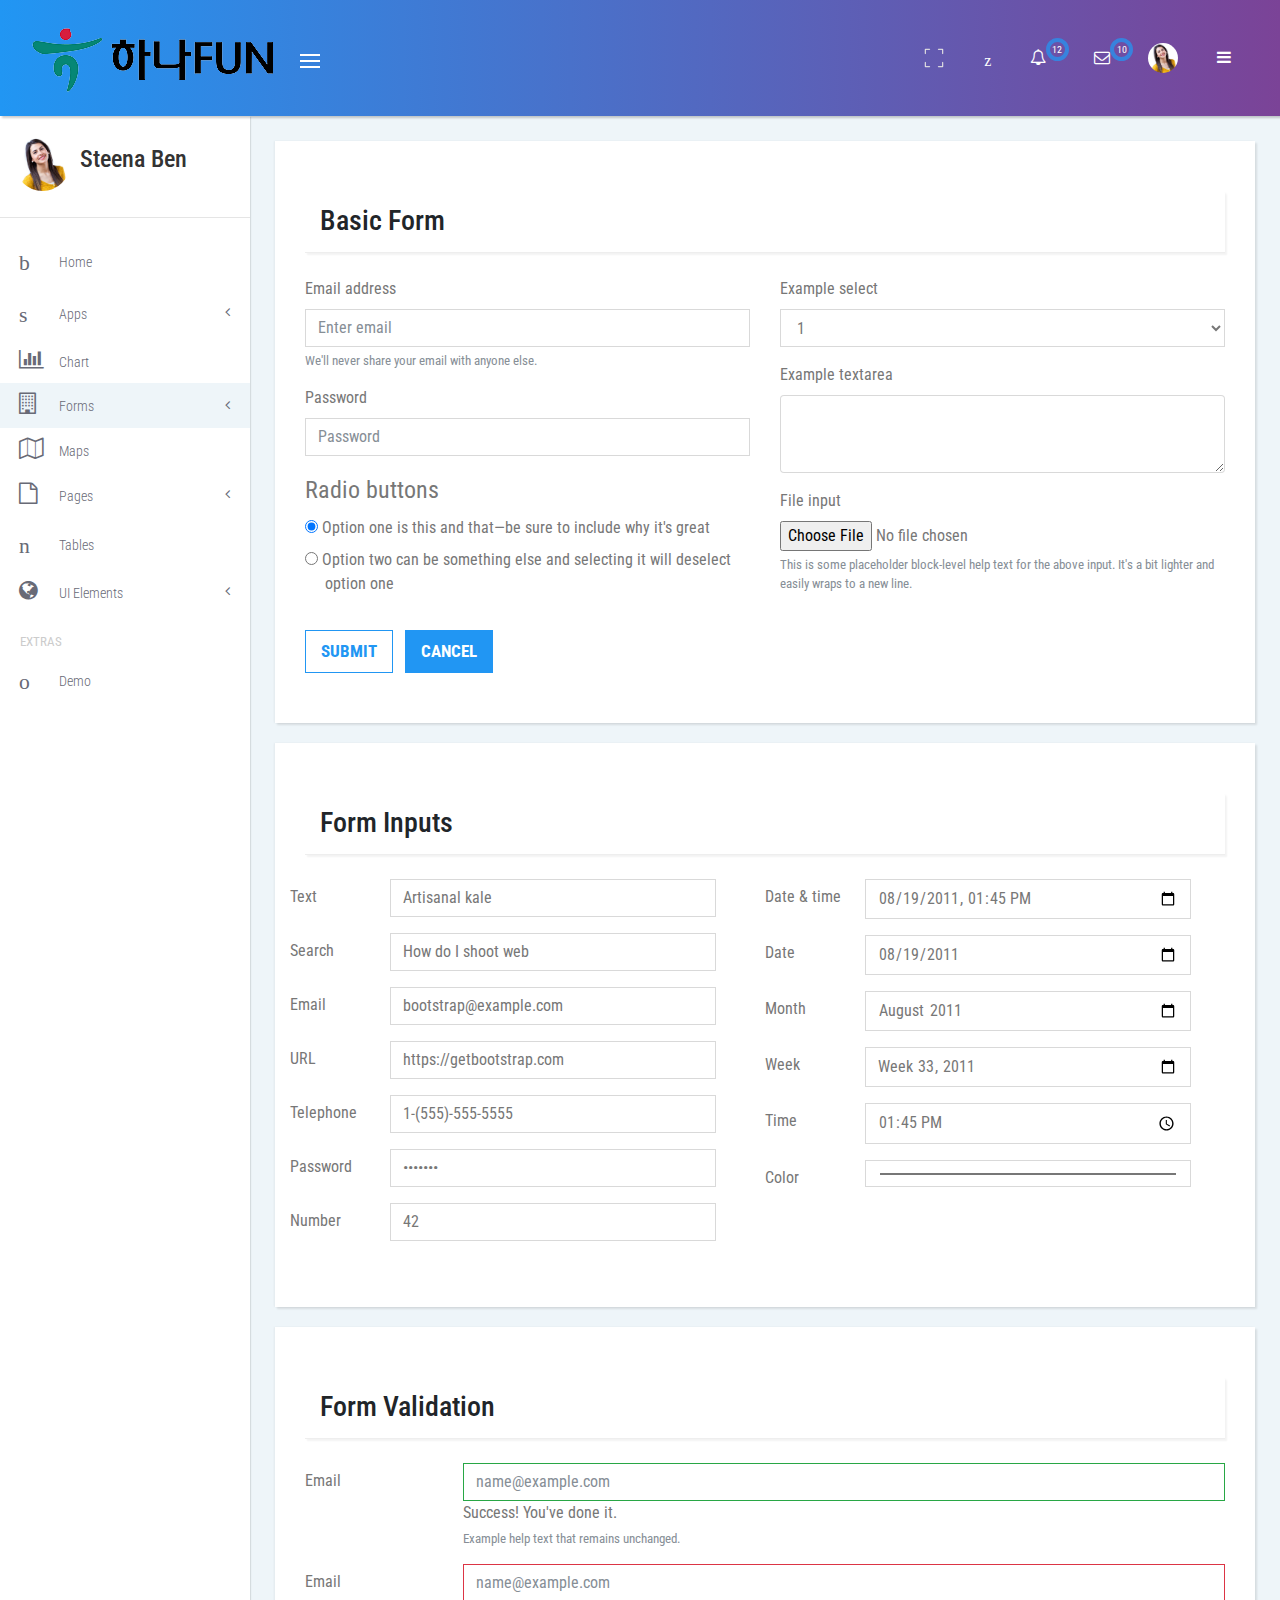
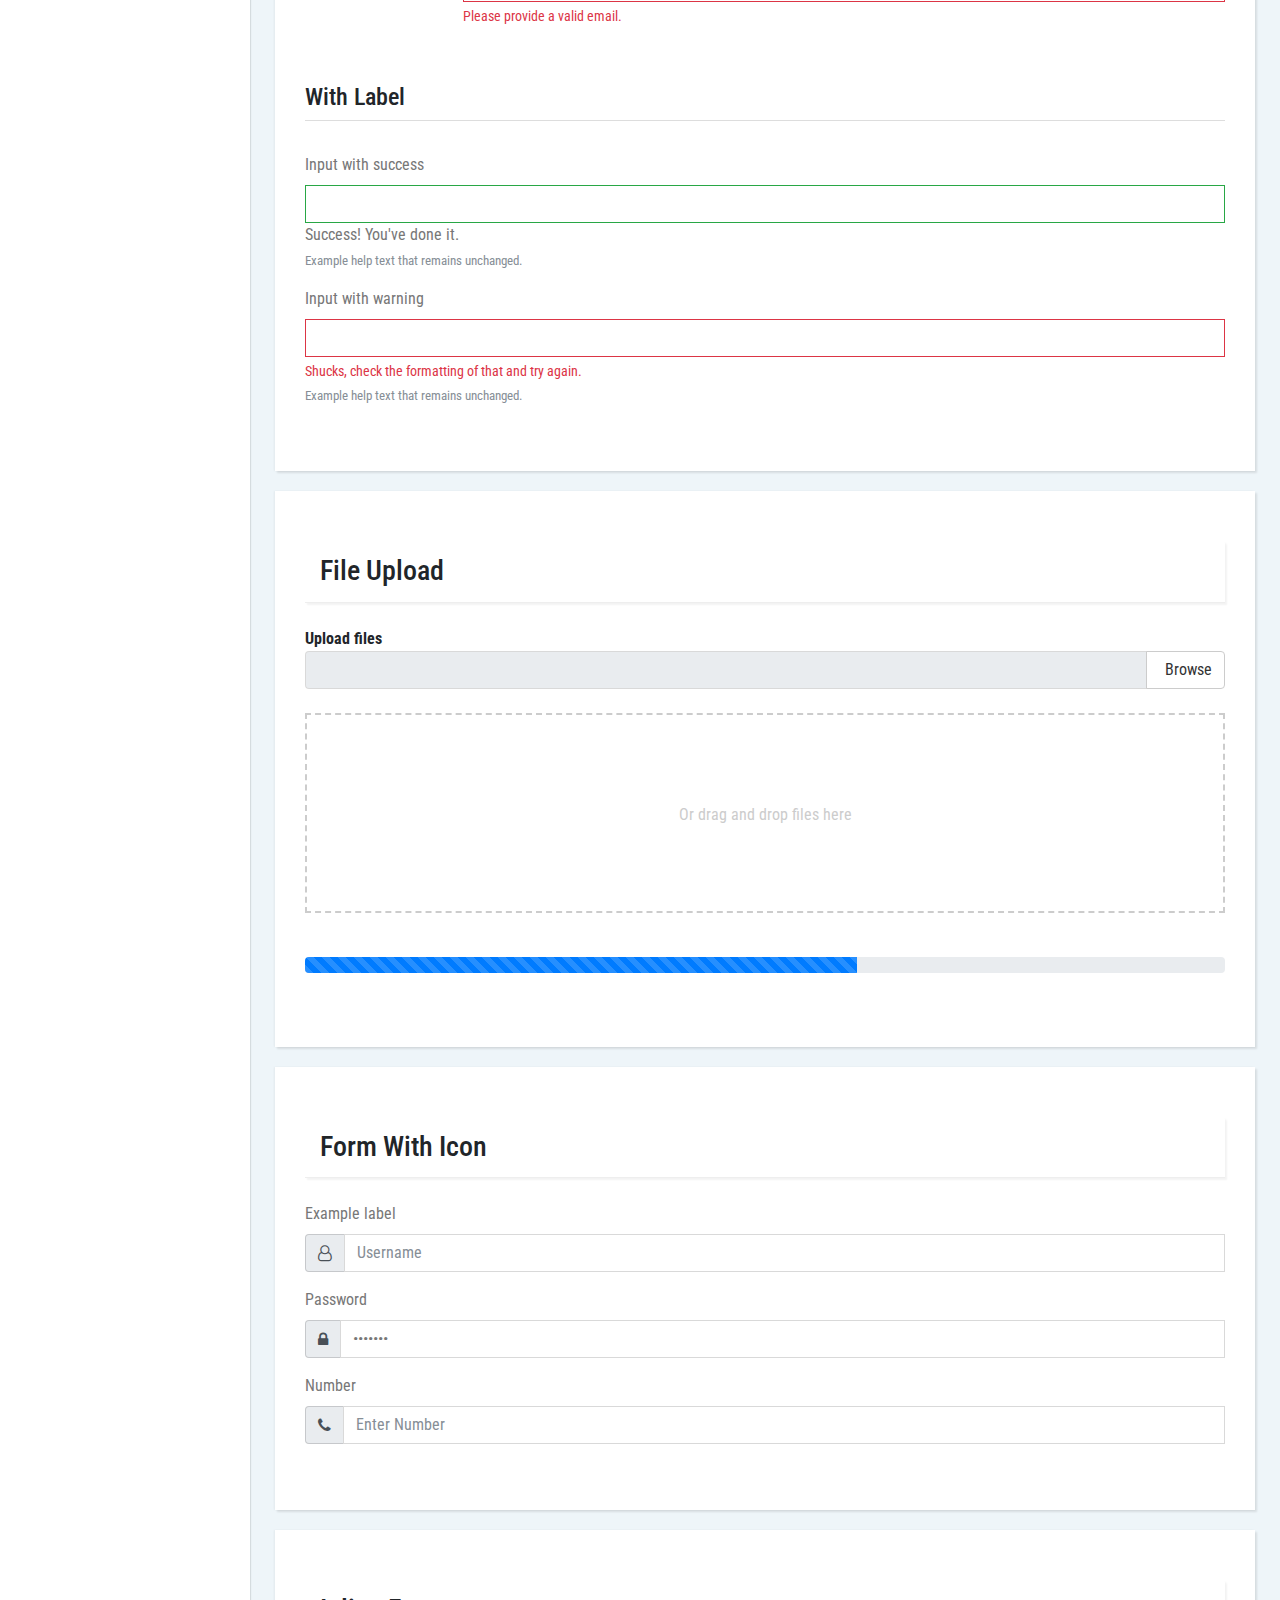
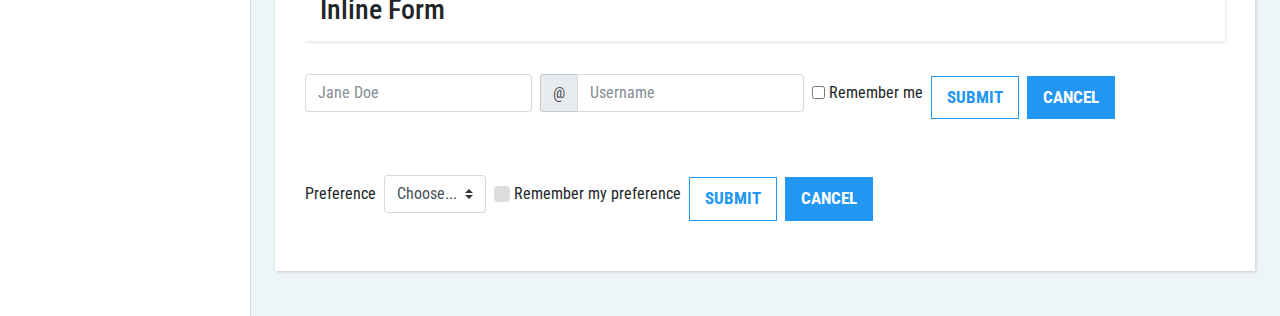
<file: HANAFUN/src/main/webapp/resources/admin/basic-form.html>
<!--
author: Boostraptheme
author URL: https://boostraptheme.com
License: Creative Commons Attribution 4.0 Unported
License URL: https://creativecommons.org/licenses/by/4.0/
-->

<!DOCTYPE html>
<html>

<head>
    
    <meta charset="utf-8">
    <meta http-equiv="X-UA-Compatible" content="IE=edge">
    <meta name="description" content="">
    <meta name="viewport" content="width=device-width, initial-scale=1">
    <meta name="robots" content="all,follow">

    <title>Bootstrap Admin Template </title>
    <link rel="shortcut icon" href="img/favicon.ico">
    
    <!-- global stylesheets -->
    <link href="https://fonts.googleapis.com/css?family=Roboto+Condensed" rel="stylesheet">
    <link rel="stylesheet" href="css/bootstrap.min.css">
    <link rel="stylesheet" href="font-awesome-4.7.0/css/font-awesome.min.css">
    <link rel="stylesheet" href="css/font-icon-style.css">
    <link rel="stylesheet" href="css/style.default.css" id="theme-stylesheet">

    <!-- Core stylesheets -->
    <link rel="stylesheet" href="css/form.css">
</head>

<body>
    
<!--====================================================
                     MAIN NAVBAR
======================================================-->
    <header class="header">
        <nav class="navbar navbar-expand-lg ">
            <div class="search-box">
                <button class="dismiss"><i class="icon-close"></i></button>
                <form id="searchForm" action="#" role="search">
                    <input type="search" placeholder="Search Now" class="form-control">
                </form>
            </div>
            <div class="container-fluid ">
                <div class="navbar-holder d-flex align-items-center justify-content-between">
                    <div class="navbar-header">
                        <a href="index.html" class="navbar-brand">
                            <div class="brand-text brand-big hidden-lg-down"><img src="img/logo-white.png" alt="Logo" class="img-fluid"></div>
                            <div class="brand-text brand-small"><img src="img/logo-icon.png" alt="Logo" class="img-fluid"></div>
                        </a>
                        <a id="toggle-btn" href="#" class="menu-btn active">
                            <span></span>
                            <span></span>
                            <span></span>
                        </a>
                    </div>
                </div>
                <ul class="nav-menu list-unstyled d-flex flex-md-row align-items-md-center">
                    <!-- Expand-->
                    <li class="nav-item d-flex align-items-center full_scr_exp"><a class="nav-link" href="#"><img src="img/expand.png" onclick="toggleFullScreen(document.body)" class="img-fluid" alt=""></a></li>
                    <!-- Search-->
                    <li class="nav-item d-flex align-items-center"><a id="search" class="nav-link" href="#"><i class="icon-search"></i></a></li>
                    <!-- Notifications-->
                    <li class="nav-item dropdown"> 
                        <a id="notifications" class="nav-link" rel="nofollow" data-target="#" href="#" data-toggle="dropdown" aria-haspopup="true" aria-expanded="false"><i class="fa fa-bell-o"></i><span class="noti-numb-bg"></span><span class="badge">12</span></a>
                        <ul aria-labelledby="notifications" class="dropdown-menu">
                            <li>
                                <a rel="nofollow" href="#" class="dropdown-item nav-link">
                                    <div class="notification">
                                        <div class="notification-content"><i class="fa fa-envelope bg-red"></i>You have 6 new messages </div>
                                        <div class="notification-time"><small>4 minutes ago</small></div>
                                    </div>
                                </a>
                            </li>
                            <li>
                                <a rel="nofollow" href="#" class="dropdown-item nav-link">
                                    <div class="notification">
                                        <div class="notification-content"><i class="fa fa-twitter bg-skyblue"></i>You have 2 followers</div>
                                        <div class="notification-time"><small>4 minutes ago</small></div>
                                    </div>
                                </a>
                            </li>
                            <li>
                                <a rel="nofollow" href="#" class="dropdown-item nav-link">
                                    <div class="notification">
                                        <div class="notification-content"><i class="fa fa-upload bg-blue"></i>Server Rebooted</div>
                                        <div class="notification-time"><small>4 minutes ago</small></div>
                                    </div>
                                </a>
                            </li>
                            <li>
                                <a rel="nofollow" href="#" class="dropdown-item nav-link">
                                    <div class="notification">
                                        <div class="notification-content"><i class="fa fa-twitter bg-skyblue"></i>You have 2 followers</div>
                                        <div class="notification-time"><small>10 minutes ago</small></div>
                                    </div>
                                </a>
                            </li>
                            <li><a rel="nofollow" href="#" class="dropdown-item all-notifications text-center"> <strong>view all notifications                                            </strong></a></li>
                        </ul>
                    </li>
                    <!-- Messages                        -->
                    <li class="nav-item dropdown"> <a id="messages" class="nav-link logout" rel="nofollow" data-target="#" href="#" data-toggle="dropdown" aria-haspopup="true" aria-expanded="false"><i class="fa fa-envelope-o"></i><span class="noti-numb-bg"></span><span class="badge">10</span></a>
                        <ul aria-labelledby="messages" class="dropdown-menu">
                            <li>
                                <a rel="nofollow" href="#" class="dropdown-item d-flex">
                                    <div class="msg-profile"> <img src="img/avatar-1.jpg" alt="..." class="img-fluid rounded-circle"></div>
                                    <div class="msg-body">
                                        <h3 class="h5 msg-nav-h3">Jason Doe</h3><span>Sent You Message</span>
                                    </div>
                                </a>
                            </li>
                            <li>
                                <a rel="nofollow" href="#" class="dropdown-item d-flex">
                                    <div class="msg-profile"> <img src="img/avatar-2.jpg" alt="..." class="img-fluid rounded-circle"></div>
                                    <div class="msg-body">
                                        <h3 class="h5 msg-nav-h3">Frank Williams</h3><span>Sent You Message</span>
                                    </div>
                                </a>
                            </li>
                            <li>
                                <a rel="nofollow" href="#" class="dropdown-item d-flex">
                                    <div class="msg-profile"> <img src="img/avatar-3.jpg" alt="..." class="img-fluid rounded-circle"></div>
                                    <div class="msg-body">
                                        <h3 class="h5 msg-nav-h3">Ashley Wood</h3><span>Sent You Message</span>
                                    </div>
                                </a>
                            </li>
                            <li><a rel="nofollow" href="#" class="dropdown-item all-notifications text-center"> <strong>Read all messages    </strong></a></li>
                        </ul>
                    </li> 
                    <li class="nav-item dropdown"><a id="profile" class="nav-link logout" data-target="#" href="#" data-toggle="dropdown" aria-haspopup="true" aria-expanded="false"><img src="img/avatar-1.jpg" alt="..." class="img-fluid rounded-circle" style="height: 30px; width: 30px;"></a>
                        <ul aria-labelledby="profile" class="dropdown-menu profile">
                            <li>
                                <a rel="nofollow" href="#" class="dropdown-item d-flex">
                                    <div class="msg-profile"> <img src="img/avatar-1.jpg" alt="..." class="img-fluid rounded-circle"></div>
                                    <div class="msg-body">
                                        <h3 class="h5">Steena Ben</h3><span>steenaben@Businessbox.com</span>
                                    </div>
                                </a>
                                <hr>
                            </li>
                            <li>
                                <a rel="nofollow" href="profile.html" class="dropdown-item">
                                    <div class="notification">
                                        <div class="notification-content"><i class="fa fa-user "></i>My Profile</div>
                                    </div>
                                </a>
                            </li>
                            <li>
                                <a rel="nofollow" href="profile.html" class="dropdown-item">
                                    <div class="notification">
                                        <div class="notification-content"><i class="fa fa-envelope-o"></i>Inbox</div> 
                                    </div>
                                </a>
                            </li>
                            <li>
                                <a rel="nofollow" href="profile.html" class="dropdown-item">
                                    <div class="notification">
                                        <div class="notification-content"><i class="fa fa-cog"></i>Setting</div>
                                    </div>
                                </a>
                                <hr>
                            </li>
                            <li>
                                <a rel="nofollow" href="profile.html" class="dropdown-item">
                                    <div class="notification">
                                        <div class="notification-content"><i class="fa fa-power-off"></i>Logout</div>
                                    </div>
                                </a> 
                            </li>
                        </ul>
                    </li>
                    <li class="nav-item d-flex align-items-center"><a id="menu-toggle-right" class="nav-link" href="#"><i class="fa fa-bars"></i></a></li>
                    <nav id="sidebar-wrapper">
                      <div class="sidebar-nav"> 
                        <div class="tab" role="tabpanel"> 
                            <ul class="nav nav-tabs" role="tablist">
                              <li class="nav-item ">
                                <a class="nav-link active" href="#live" role="tab" data-toggle="tab"><i class="fa fa-globe"></i> Live</a>
                              </li>
                              <li class="nav-item">
                                <a class="nav-link" href="#trend" role="tab" data-toggle="tab"><i class="fa fa-rocket"></i> Trending</a>
                              </li> 
                            </ul> 
                            <div class="tab-content tabs">
                              <div role="tabpanel" class="tab-pane fade show active" id="live">
                                <h3>Connect Live</h3>
                                <div class="content newsf-list">
                                    <ul class="list-unstyled">
                                        <li class="border border-primary">
                                            <a rel="nofollow " href="#" class=" d-flex">
                                                <div class="news-f-img"> <img src="img/avatar-2.jpg" alt="..." class="img-fluid rounded-circle"></div>
                                                <div class="msg-body">
                                                    <h6 class="h5 msg-nav-h6">New Innovation world</h6>
                                                    <small>Tech soft is great innovation for...</small>
                                                </div>
                                            </a>
                                        </li>
                                        <li class="border border-success">
                                            <a rel="nofollow" href="#" class=" d-flex">
                                                <div class="news-f-img"> <img src="img/avatar-3.jpg" alt="..." class="img-fluid rounded-circle"></div>
                                                <div class="msg-body">
                                                    <h6 class="h5 msg-nav-h6">Modified hand-cart</h6>
                                                    <small>The idea is to incorporate easy...</small>
                                                </div>
                                            </a>
                                        </li>
                                        <li class="border border-info">
                                            <a rel="nofollow" href="#" class=" d-flex">
                                                <div class="news-f-img"> <img src="img/avatar-4.jpg" alt="..." class="img-fluid rounded-circle"></div>
                                                <div class="msg-body">
                                                    <h6 class="h5 msg-nav-h6">Low cost Modern printer</h6>
                                                    <small>A dot matrix printer modified at...</small>
                                                </div>
                                            </a>
                                        </li>
                                        <li class="border border-primary">
                                            <a rel="nofollow" href="#" class=" d-flex">
                                                <div class="news-f-img"> <img src="img/avatar-1.jpg" alt="..." class="img-fluid rounded-circle"></div>
                                                <div class="msg-body">
                                                    <h6 class="h5 msg-nav-h6">Low cost Modern printer</h6>
                                                    <small>A dot matrix printer modified at...</small>
                                                </div>
                                            </a>
                                        </li>
                                        <li class="border border-success">
                                            <a rel="nofollow" href="#" class=" d-flex">
                                                <div class="news-f-img"> <img src="img/avatar-2.jpg" alt="..." class="img-fluid rounded-circle"></div>
                                                <div class="msg-body">
                                                    <h6 class="h5 msg-nav-h6">Low cost Modern printer</h6>
                                                    <small>A dot matrix printer modified at...</small>
                                                </div>
                                            </a>
                                        </li> 
                                        <li class="border border-info">
                                            <a rel="nofollow" href="#" class=" d-flex">
                                                <div class="news-f-img"> <img src="img/avatar-3.jpg" alt="..." class="img-fluid rounded-circle"></div>
                                                <div class="msg-body">
                                                    <h6 class="h5 msg-nav-h6">Low cost Modern printer</h6>
                                                    <small>A dot matrix printer modified at...</small>
                                                </div>
                                            </a>
                                        </li> 
                                    </ul>
                                </div>
                              </div>
                              <div role="tabpanel" class="tab-pane fade" id="trend">
                                <div class="card card-c2" style="box-shadow: 0 0 0;">
                                    <div class="header">
                                        <h3 class="title">Trending Items</h3>
                                        <p class="category">Last Campaign Performance</p>
                                    </div>
                                    <div class="content">
                                        <canvas class="ct-chart" id="myChart-nav" height="250"></canvas>
                                        <div class="footer">
                                            <div class="legend">
                                                <i class="fa fa-circle text-info"></i> Open
                                                <i class="fa fa-circle text-danger"></i> Bounce
                                                <i class="fa fa-circle text-warning"></i> Unsubscribe
                                            </div>
                                            <hr>
                                            <div class="stats">
                                                <i class="fa fa-clock-o"></i> Campaign sent 2 days ago
                                            </div>
                                        </div>
                                    </div>
                                </div>
                              </div>
                           </div>
                      </div>
                    </nav>
                </ul> 
            </div>
        </nav>
    </header>

<!--====================================================
                    PAGE CONTENT
======================================================-->
    <div class="page-content d-flex align-items-stretch">
       
        <!--***** SIDE NAVBAR *****-->
        <nav class="side-navbar">
            <div class="sidebar-header d-flex align-items-center">
                <div class="avatar"><img src="img/avatar-1.jpg" alt="..." class="img-fluid rounded-circle"></div>
                <div class="title">
                    <h1 class="h4">Steena Ben</h1>
                </div>
            </div>
            <hr>
            <!-- Sidebar Navidation Menus-->
            <ul class="list-unstyled">
                <li> <a href="index.html"><i class="icon-home"></i>Home</a></li>
                <li><a href="#apps" aria-expanded="false" data-toggle="collapse"> <i class="icon-interface-windows"></i>Apps </a>
                    <ul id="apps" class="collapse list-unstyled">
                        <li><a href="calendar.html">Calendar</a></li> 
                        <li><a href="email.html">Email</a></li> 
                        <li><a href="media.html">Media</a></li> 
                        <li><a href="invoice.html">Invoice</a></li> 
                    </ul>
                </li>
                <li> <a href="chart.html"> <i class="fa fa-bar-chart"></i>Chart </a></li>
                <li class="active"><a href="#forms" aria-expanded="false" data-toggle="collapse"> <i class="fa fa-building-o"></i>Forms </a>
                    <ul id="forms" class="collapse list-unstyled">
                        <li class="active"><a href="basic-form.html">Basic Form</a></li> 
                        <li><a href="form-layouts.html">Form Layouts</a></li> 
                    </ul>
                </li>
                <li> <a href="maps.html"> <i class="fa fa-map-o"></i>Maps </a></li>
                <li><a href="#pages" aria-expanded="false" data-toggle="collapse"> <i class="fa fa-file-o"></i>Pages </a>
                    <ul id="pages" class="collapse list-unstyled">
                        <li><a href="faq.html">FAQ</a></li> 
                        <li><a href="empty.html">Empty</a></li> 
                        <li><a href="gallery.html">Gallery</a></li> 
                        <li><a href="login.html">Log In</a></li> 
                        <li><a href="register.html">Register</a></li> 
                        <li><a href="search-result.html">Search Result</a></li> 
                        <li><a href="404.html">404</a></li> 
                    </ul>
                </li>
                <li> <a href="tables.html"> <i class="icon-grid"></i>Tables </a></li> 
                <li><a href="#elements" aria-expanded="false" data-toggle="collapse"> <i class="fa fa-globe"></i>UI Elements </a>
                    <ul id="elements" class="collapse list-unstyled">
                        <li><a href="ui-buttons.html">Buttons</a></li> 
                        <li><a href="ui-cards.html">Cards</a></li> 
                        <li><a href="ui-progressbars.html">Progress Bar</a></li> 
                        <li><a href="ui-timeline.html">Timeline</a></li>  
                    </ul>
                </li>
            </ul><span class="heading">Extras</span>
            <ul class="list-unstyled"> 
                <li> <a href="#"> <i class="icon-picture"></i>Demo </a></li>
            </ul>
        </nav>

        <div class="content-inner form-cont">
            <div class="row">
                <div class="col-md-12">

                    <!--***** BASIC FORM *****-->
                    <div class="card form" id="form1">
                        <div class="card-header">
                            <h3>Basic Form</h3>
                        </div>
                        <br>
                        <form>
                            <div class="row">
                                <div class="col-md-6">
                                    <div class="form-group">
                                        <label for="exampleInputEmail1">Email address</label>
                                        <input type="email" class="form-control" id="exampleInputEmail1" aria-describedby="emailHelp" placeholder="Enter email">
                                        <small id="emailHelp" class="form-text text-muted">We'll never share your email with anyone else.</small>
                                    </div>
                                    <div class="form-group">
                                        <label for="exampleInputPassword1">Password</label>
                                        <input type="password" class="form-control" id="exampleInputPassword1" placeholder="Password">
                                    </div>  
                                    <fieldset class="form-group">
                                        <legend>Radio buttons</legend>
                                        <div class="form-check">
                                            <label class="form-check-label">
                                                <input type="radio" class="form-check-input" name="optionsRadios" id="optionsRadios1" value="option1" checked> Option one is this and that&mdash;be sure to include why it's great
                                            </label>
                                        </div>
                                        <div class="form-check">
                                            <label class="form-check-label">
                                                <input type="radio" class="form-check-input" name="optionsRadios" id="optionsRadios2" value="option2"> Option two can be something else and selecting it will deselect option one
                                            </label>
                                        </div> 
                                    </fieldset>        
                                </div>
                                <div class="col-md-6">
                                    <div class="form-group">
                                        <label for="exampleSelect1">Example select</label>
                                        <select class="form-control" id="exampleSelect1">
                                            <option>1</option>
                                            <option>2</option>
                                            <option>3</option>
                                            <option>4</option>
                                            <option>5</option>
                                        </select>
                                    </div>
                                    <div class="form-group">
                                        <label for="exampleTextarea">Example textarea</label>
                                        <textarea class="form-control" id="exampleTextarea" rows="3"></textarea>
                                    </div>
                                    <div class="form-group">
                                        <label for="exampleInputFile">File input</label>
                                        <input type="file" class="form-control-file" id="exampleInputFile" aria-describedby="fileHelp">
                                        <small id="fileHelp" class="form-text text-muted">This is some placeholder block-level help text for the above input. It's a bit lighter and easily wraps to a new line.</small>
                                    </div>
                                 </div>
                            </div> 
                            <button type="submit" class="btn btn-general btn-blue mr-2">Submit</button>  
                            <button type="reset" class="btn btn-general btn-white">Cancel</button>
                        </form>
                    </div>

                    <!--***** FORM INPUTS *****-->
                    <div class="card form" id="form2">
                        <div class="card-header">
                            <h3>Form Inputs</h3>
                        </div>
                        <br>
                        <div class="row">
                            <div class="col-md-6">
                                <div class="form-group row">
                                    <label for="example-text-input" style="width: 85px;" class=" col-form-label">Text</label>
                                    <div class="col-9">
                                        <input class="form-control" type="text" value="Artisanal kale" id="example-text-input">
                                    </div>
                                </div>
                                <div class="form-group row">
                                    <label for="example-search-input" style="width: 85px;" class=" col-form-label">Search</label>
                                    <div class="col-9">
                                        <input class="form-control" type="search" value="How do I shoot web" id="example-search-input">
                                    </div>
                                </div>
                                <div class="form-group row">
                                    <label for="example-email-input" style="width: 85px;" class=" col-form-label">Email</label>
                                    <div class="col-9">
                                        <input class="form-control" type="email" value="bootstrap@example.com" id="example-email-input">
                                    </div>
                                </div>
                                <div class="form-group row">
                                    <label for="example-url-input" style="width: 85px;" class=" col-form-label">URL</label>
                                    <div class="col-9">
                                        <input class="form-control" type="url" value="https://getbootstrap.com" id="example-url-input">
                                    </div>
                                </div>
                                <div class="form-group row">
                                    <label for="example-tel-input" style="width: 85px;" class=" col-form-label">Telephone</label>
                                    <div class="col-9">
                                        <input class="form-control" type="tel" value="1-(555)-555-5555" id="example-tel-input">
                                    </div>
                                </div>
                                <div class="form-group row">
                                    <label for="example-password-input" style="width: 85px;" class=" col-form-label">Password</label>
                                    <div class="col-9">
                                        <input class="form-control" type="password" value="hunter2" id="example-password-input">
                                    </div>
                                </div>
                                <div class="form-group row">
                                    <label for="example-number-input" style="width: 85px;" class=" col-form-label">Number</label>
                                    <div class="col-9">
                                        <input class="form-control" type="number" value="42" id="example-number-input">
                                    </div>
                                </div>
                            </div>
                            <div class="col-md-6">
                                <div class="form-group row">
                                    <label for="example-datetime-local-input" style="width: 85px;" class=" col-form-label">Date & time</label>
                                    <div class="col-9">
                                        <input class="form-control" type="datetime-local" value="2011-08-19T13:45:00" id="example-datetime-local-input">
                                    </div>
                                </div>
                                <div class="form-group row">
                                    <label for="example-date-input" style="width: 85px;" class=" col-form-label">Date</label>
                                    <div class="col-9">
                                        <input class="form-control" type="date" value="2011-08-19" id="example-date-input">
                                    </div>
                                </div>
                                <div class="form-group row">
                                    <label for="example-month-input" style="width: 85px;" class=" col-form-label">Month</label>
                                    <div class="col-9">
                                        <input class="form-control" type="month" value="2011-08" id="example-month-input">
                                    </div>
                                </div>
                                <div class="form-group row">
                                    <label for="example-week-input" style="width: 85px;" class=" col-form-label">Week</label>
                                    <div class="col-9">
                                        <input class="form-control" type="week" value="2011-W33" id="example-week-input">
                                    </div>
                                </div>
                                <div class="form-group row">
                                    <label for="example-time-input" style="width: 85px;" class=" col-form-label">Time</label>
                                    <div class="col-9">
                                        <input class="form-control" type="time" value="13:45:00" id="example-time-input">
                                    </div>
                                </div>
                                <div class="form-group row">
                                    <label for="example-color-input" style="width: 85px;" class=" col-form-label">Color</label>
                                    <div class="col-9">
                                        <input class="form-control" type="color" value="#563d7c" id="example-color-input">
                                    </div>
                                </div>
                            </div>
                        </div> 
                    </div>

                    <!--***** FORM VALIDATION *****-->
                    <div class="card form" id="form3">
                        <div class="card-header">
                            <h3>Form Validation</h3>
                        </div>
                        <br>
                        <form>
                            <div class="form-group row">
                                <label for="inputHorizontalSuccess" class="col-sm-2 col-form-label">Email</label>
                                <div class="col-sm-10">
                                    <input type="email" class="form-control is-valid" id="inputHorizontalSuccess" placeholder="name@example.com">
                                    <div class="form-control-feedback">Success! You've done it.</div>
                                    <small class="form-text text-muted">Example help text that remains unchanged.</small>
                                </div>
                            </div>
                            <div class="form-group row ">
                                <label for="inputHorizontalWarning" class="col-sm-2 col-form-label">Email</label>
                                <div class="col-sm-10">
                                    <input type="email" class="form-control is-invalid" id="inputHorizontalWarning" placeholder="name@example.com">
                                    <div class="invalid-feedback">
                                        Please provide a valid email.
                                    </div>
                                </div>
                            </div> 
                        </form> 
                        <hr> 
                        <div class="mt-2 mb-4">
                            <h4 style="border-bottom:1px solid #ddd; padding-bottom: 10px;">With Label</h4>
                        </div>
                        <div class="form-group has-success">
                            <label class="form-control-label" for="inputSuccess1">Input with success</label>
                            <input type="text" class="form-control is-valid" id="inputSuccess1">
                            <div class="form-control-feedback">Success! You've done it.</div>
                            <small class="form-text text-muted">Example help text that remains unchanged.</small>
                        </div>
                        <div class="form-group has-warning">
                            <label class="form-control-label" for="inputWarning1">Input with warning</label>
                            <input type="text" class="form-control is-invalid" id="inputWarning1">
                            <div class="invalid-feedback">Shucks, check the formatting of that and try again.</div>
                            <small class="form-text text-muted">Example help text that remains unchanged.</small>
                        </div> 
                    </div>

                    <!--***** FILE UPLOAD *****-->
                    <div class="card form" id="form4">
                        <div class="card-header">
                            <h3>File Upload</h3>
                        </div>
                        <br>
                        <div class="panel panel-default">
                            <div class="panel-heading"><strong>Upload files</strong> <small> </small></div>
                            <div class="panel-body">
                                <div class="input-group image-preview">
                                    <input placeholder="" type="text" class="form-control image-preview-filename" disabled="disabled">
                                    <span class="input-group-btn"> 
                                    <button type="button" class="btn btn-default image-preview-clear" style="display:none;"> <span class="glyphicon glyphicon-remove"></span> Clear </button>
                                    <div class="btn btn-default image-preview-input"> <span class="glyphicon glyphicon-folder-open"></span> <span class="image-preview-input-title">Browse</span>
                                        <input type="file" accept="image/png, image/jpeg, image/gif" name="input-file-preview" />
                                    </div> 
                                    </span>
                                </div>
                                <br />
                                <div class="upload-drop-zone" id="drop-zone"> Or drag and drop files here </div>
                                <br />
                                <div class="progress">
                                    <div class="progress-bar progress-bar-striped progress-bar-animated" role="progressbar" style="width: 60%" aria-valuenow="10" aria-valuemin="0" aria-valuemax="100"> <span class="sr-only">60% Complete</span> </div>
                                </div>
                                <br />
                            </div>
                        </div>
                    </div>

                    <!--***** FORM GROUP *****-->
                    <div class="card form" id="form5">
                        <div class="card-header">
                            <h3>Form With Icon</h3>
                        </div>
                        <br>
                        <form>
                            <div class="form-group">
                                <label for="formGroupExampleInput">Example label</label>
                                <div class="input-group ">
                                    <div class="input-group-addon"><i class="fa fa-user-o"></i></div>
                                    <input type="text" class="form-control" id="inlineFormInputGroup" placeholder="Username">
                                </div>
                            </div>
                            <div class="form-group">
                                <label for="formGroupExampleInput2">Password</label>
                                <div class="input-group ">
                                    <div class="input-group-addon"><i class="fa fa-lock"></i></div>
                                    <input type="password" class="form-control" value="hunter2" id="inlineFormInputGroup" >
                                </div>
                            </div>
                            <div class="form-group">
                                <label for="icon-number">Number</label>
                                <div class="input-group ">
                                    <div class="input-group-addon"><i class="fa fa-phone"></i></div>
                                    <input type="text" class="form-control" id="icon-number" placeholder="Enter Number" >
                                </div>
                            </div>
                        </form>
                    </div>

                    <!--***** INLINE FORM *****-->
                    <div class="card form" id="form6">
                        <div class="card-header">
                            <h3>Inline Form</h3>
                        </div>
                        <br>
                        <form class="form-inline">
                            <label class="sr-only" for="inlineFormInput">Name</label>
                            <input type="text" class="form-control mb-2 mr-sm-2 mb-sm-0" id="inlineFormInput" placeholder="Jane Doe">
                            <label class="sr-only" for="inlineFormInputGroup">Username</label>
                            <div class="input-group mb-2 mr-sm-2 mb-sm-0">
                                <div class="input-group-addon">@</div>
                                <input type="text" class="form-control" id="inlineFormInputGroup" placeholder="Username">
                            </div>
                            <div class="form-check mb-2 mr-sm-2 mb-sm-0">
                                <label class="form-check-label">
                                    <input class="form-check-input" type="checkbox"> Remember me
                                </label>
                            </div>
                            <button type="submit" class="btn btn-general btn-blue mr-2">Submit</button>  
                            <button type="reset" class="btn btn-general btn-white">Cancel</button>
                        </form>
                        <form class="form-inline mt-5">
                            <label class="mr-sm-2" for="inlineFormCustomSelect">Preference</label>
                            <select class="custom-select mb-2 mr-sm-2 mb-sm-0" id="inlineFormCustomSelect">
                                <option selected>Choose...</option>
                                <option value="1">One</option>
                                <option value="2">Two</option>
                                <option value="3">Three</option>
                            </select>
                            <label class="custom-control custom-checkbox mb-2 mr-sm-2 mb-sm-0">
                                <input type="checkbox" class="custom-control-input">
                                <span class="custom-control-indicator"></span>
                                <span class="custom-control-description">Remember my preference</span>
                            </label>
                            <button type="submit" class="btn btn-general btn-blue mr-2">Submit</button>  
                            <button type="reset" class="btn btn-general btn-white">Cancel</button>
                        </form>
                    </div>

                </div>
            </div>
        </div>
    </div>

    <!--Global Javascript -->
    <script src="js/jquery.min.js"></script>
    <script src="js/popper/popper.min.js"></script>
    <script src="js/tether.min.js"></script>
    <script src="js/bootstrap.min.js"></script>
    <script src="js/jquery.cookie.js"></script>
    <script src="js/jquery.validate.min.js"></script>
    <script src="js/chart.min.js"></script> 
    <script src="js/front.js"></script> 
    
    <!--Core Javascript -->
    <script>
        new Chart(document.getElementById("myChart-nav").getContext('2d'), {
          type: 'doughnut',
          data: {
            labels: ["M", "T", "W", "T", "F", "S", "S"],
            datasets: [{
              backgroundColor: [
                "#2ecc71",
                "#3498db",
                "#95a5a6",
                "#9b59b6",
                "#f1c40f",
                "#e74c3c",
                "#34495e"
              ],
              data: [12, 19, 3, 17, 28, 24, 7]
            }]
          },
          options: {
              legend: { display: false },
              title: {
                display: true,
                text: ''
               } 
            }
        });
    </script>
</body>

</html>
</file>
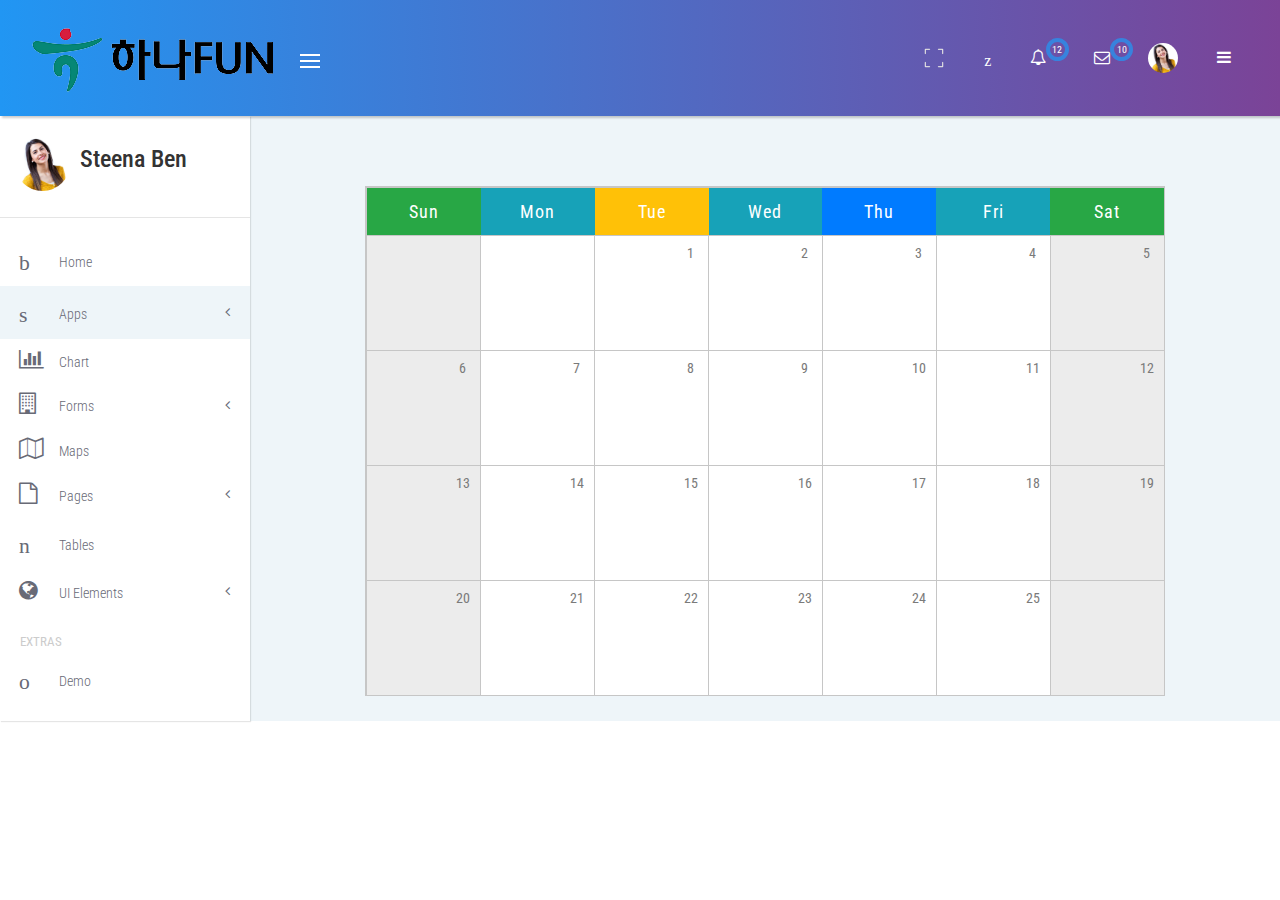
<file: HANAFUN/src/main/webapp/resources/admin/calendar.html>
<!--
author: Boostraptheme
author URL: https://boostraptheme.com
License: Creative Commons Attribution 4.0 Unported
License URL: https://creativecommons.org/licenses/by/4.0/
-->

<!DOCTYPE html>
<html>

<head>
    
    <meta charset="utf-8">
    <meta http-equiv="X-UA-Compatible" content="IE=edge">
    <meta name="description" content="">
    <meta name="viewport" content="width=device-width, initial-scale=1">
    <meta name="robots" content="all,follow">

    <title>Bootstrap Admin Template </title>
    <link rel="shortcut icon" href="img/favicon.ico">
    
    <!-- global stylesheets -->
    <link href="https://fonts.googleapis.com/css?family=Roboto+Condensed" rel="stylesheet">
    <link rel="stylesheet" href="css/bootstrap.min.css">
    <link rel="stylesheet" href="font-awesome-4.7.0/css/font-awesome.min.css">
    <link rel="stylesheet" href="css/font-icon-style.css">
    <link rel="stylesheet" href="css/style.default.css" id="theme-stylesheet">

    <!-- Core stylesheets -->
    <link rel="stylesheet" href="css/apps/calendar.css">
</head>

<body> 

<!--====================================================
                         MAIN NAVBAR
======================================================-->        
    <header class="header">
        <nav class="navbar navbar-expand-lg ">
            <div class="search-box">
                <button class="dismiss"><i class="icon-close"></i></button>
                <form id="searchForm" action="#" role="search">
                    <input type="search" placeholder="Search Now" class="form-control">
                </form>
            </div>
            <div class="container-fluid ">
                <div class="navbar-holder d-flex align-items-center justify-content-between">
                    <div class="navbar-header">
                        <a href="index.html" class="navbar-brand">
                            <div class="brand-text brand-big hidden-lg-down"><img src="img/logo-white.png" alt="Logo" class="img-fluid"></div>
                            <div class="brand-text brand-small"><img src="img/logo-icon.png" alt="Logo" class="img-fluid"></div>
                        </a>
                        <a id="toggle-btn" href="#" class="menu-btn active">
                            <span></span>
                            <span></span>
                            <span></span>
                        </a>
                    </div>
                </div>
                <ul class="nav-menu list-unstyled d-flex flex-md-row align-items-md-center">
                    <!-- Expand-->
                    <li class="nav-item d-flex align-items-center full_scr_exp"><a class="nav-link" href="#"><img src="img/expand.png" onclick="toggleFullScreen(document.body)" class="img-fluid" alt=""></a></li>
                    <!-- Search-->
                    <li class="nav-item d-flex align-items-center"><a id="search" class="nav-link" href="#"><i class="icon-search"></i></a></li>
                    <!-- Notifications-->
                    <li class="nav-item dropdown"> 
                        <a id="notifications" class="nav-link" rel="nofollow" data-target="#" href="#" data-toggle="dropdown" aria-haspopup="true" aria-expanded="false"><i class="fa fa-bell-o"></i><span class="noti-numb-bg"></span><span class="badge">12</span></a>
                        <ul aria-labelledby="notifications" class="dropdown-menu">
                            <li>
                                <a rel="nofollow" href="#" class="dropdown-item nav-link">
                                    <div class="notification">
                                        <div class="notification-content"><i class="fa fa-envelope bg-red"></i>You have 6 new messages </div>
                                        <div class="notification-time"><small>4 minutes ago</small></div>
                                    </div>
                                </a>
                            </li>
                            <li>
                                <a rel="nofollow" href="#" class="dropdown-item nav-link">
                                    <div class="notification">
                                        <div class="notification-content"><i class="fa fa-twitter bg-skyblue"></i>You have 2 followers</div>
                                        <div class="notification-time"><small>4 minutes ago</small></div>
                                    </div>
                                </a>
                            </li>
                            <li>
                                <a rel="nofollow" href="#" class="dropdown-item nav-link">
                                    <div class="notification">
                                        <div class="notification-content"><i class="fa fa-upload bg-blue"></i>Server Rebooted</div>
                                        <div class="notification-time"><small>4 minutes ago</small></div>
                                    </div>
                                </a>
                            </li>
                            <li>
                                <a rel="nofollow" href="#" class="dropdown-item nav-link">
                                    <div class="notification">
                                        <div class="notification-content"><i class="fa fa-twitter bg-skyblue"></i>You have 2 followers</div>
                                        <div class="notification-time"><small>10 minutes ago</small></div>
                                    </div>
                                </a>
                            </li>
                            <li><a rel="nofollow" href="#" class="dropdown-item all-notifications text-center"> <strong>view all notifications                                            </strong></a></li>
                        </ul>
                    </li>
                    <!-- Messages                        -->
                    <li class="nav-item dropdown"> <a id="messages" class="nav-link logout" rel="nofollow" data-target="#" href="#" data-toggle="dropdown" aria-haspopup="true" aria-expanded="false"><i class="fa fa-envelope-o"></i><span class="noti-numb-bg"></span><span class="badge">10</span></a>
                        <ul aria-labelledby="messages" class="dropdown-menu">
                            <li>
                                <a rel="nofollow" href="#" class="dropdown-item d-flex">
                                    <div class="msg-profile"> <img src="img/avatar-1.jpg" alt="..." class="img-fluid rounded-circle"></div>
                                    <div class="msg-body">
                                        <h3 class="h5 msg-nav-h3">Jason Doe</h3><span>Sent You Message</span>
                                    </div>
                                </a>
                            </li>
                            <li>
                                <a rel="nofollow" href="#" class="dropdown-item d-flex">
                                    <div class="msg-profile"> <img src="img/avatar-2.jpg" alt="..." class="img-fluid rounded-circle"></div>
                                    <div class="msg-body">
                                        <h3 class="h5 msg-nav-h3">Frank Williams</h3><span>Sent You Message</span>
                                    </div>
                                </a>
                            </li>
                            <li>
                                <a rel="nofollow" href="#" class="dropdown-item d-flex">
                                    <div class="msg-profile"> <img src="img/avatar-3.jpg" alt="..." class="img-fluid rounded-circle"></div>
                                    <div class="msg-body">
                                        <h3 class="h5 msg-nav-h3">Ashley Wood</h3><span>Sent You Message</span>
                                    </div>
                                </a>
                            </li>
                            <li><a rel="nofollow" href="#" class="dropdown-item all-notifications text-center"> <strong>Read all messages    </strong></a></li>
                        </ul>
                    </li> 
                    <li class="nav-item dropdown"><a id="profile" class="nav-link logout" data-target="#" href="#" data-toggle="dropdown" aria-haspopup="true" aria-expanded="false"><img src="img/avatar-1.jpg" alt="..." class="img-fluid rounded-circle" style="height: 30px; width: 30px;"></a>
                        <ul aria-labelledby="profile" class="dropdown-menu profile">
                            <li>
                                <a rel="nofollow" href="#" class="dropdown-item d-flex">
                                    <div class="msg-profile"> <img src="img/avatar-1.jpg" alt="..." class="img-fluid rounded-circle"></div>
                                    <div class="msg-body">
                                        <h3 class="h5">Steena Ben</h3><span>steenaben@Businessbox.com</span>
                                    </div>
                                </a>
                                <hr>
                            </li>
                            <li>
                                <a rel="nofollow" href="profile.html" class="dropdown-item">
                                    <div class="notification">
                                        <div class="notification-content"><i class="fa fa-user "></i>My Profile</div>
                                    </div>
                                </a>
                            </li>
                            <li>
                                <a rel="nofollow" href="profile.html" class="dropdown-item">
                                    <div class="notification">
                                        <div class="notification-content"><i class="fa fa-envelope-o"></i>Inbox</div> 
                                    </div>
                                </a>
                            </li>
                            <li>
                                <a rel="nofollow" href="profile.html" class="dropdown-item">
                                    <div class="notification">
                                        <div class="notification-content"><i class="fa fa-cog"></i>Setting</div>
                                    </div>
                                </a>
                                <hr>
                            </li>
                            <li>
                                <a rel="nofollow" href="profile.html" class="dropdown-item">
                                    <div class="notification">
                                        <div class="notification-content"><i class="fa fa-power-off"></i>Logout</div>
                                    </div>
                                </a> 
                            </li>
                        </ul>
                    </li>
                    <li class="nav-item d-flex align-items-center"><a id="menu-toggle-right" class="nav-link" href="#"><i class="fa fa-bars"></i></a></li>
                    <nav id="sidebar-wrapper">
                      <div class="sidebar-nav"> 
                        <div class="tab" role="tabpanel"> 
                            <ul class="nav nav-tabs" role="tablist">
                              <li class="nav-item ">
                                <a class="nav-link active" href="#live" role="tab" data-toggle="tab"><i class="fa fa-globe"></i> Live</a>
                              </li>
                              <li class="nav-item">
                                <a class="nav-link" href="#trend" role="tab" data-toggle="tab"><i class="fa fa-rocket"></i> Trending</a>
                              </li> 
                            </ul> 
                            <div class="tab-content tabs">
                              <div role="tabpanel" class="tab-pane fade show active" id="live">
                                <h3>Connect Live</h3>
                                <div class="content newsf-list">
                                    <ul class="list-unstyled">
                                        <li class="border border-primary">
                                            <a rel="nofollow " href="#" class=" d-flex">
                                                <div class="news-f-img"> <img src="img/avatar-2.jpg" alt="..." class="img-fluid rounded-circle"></div>
                                                <div class="msg-body">
                                                    <h6 class="h5 msg-nav-h6">New Innovation world</h6>
                                                    <small>Tech soft is great innovation for...</small>
                                                </div>
                                            </a>
                                        </li>
                                        <li class="border border-success">
                                            <a rel="nofollow" href="#" class=" d-flex">
                                                <div class="news-f-img"> <img src="img/avatar-3.jpg" alt="..." class="img-fluid rounded-circle"></div>
                                                <div class="msg-body">
                                                    <h6 class="h5 msg-nav-h6">Modified hand-cart</h6>
                                                    <small>The idea is to incorporate easy...</small>
                                                </div>
                                            </a>
                                        </li>
                                        <li class="border border-info">
                                            <a rel="nofollow" href="#" class=" d-flex">
                                                <div class="news-f-img"> <img src="img/avatar-4.jpg" alt="..." class="img-fluid rounded-circle"></div>
                                                <div class="msg-body">
                                                    <h6 class="h5 msg-nav-h6">Low cost Modern printer</h6>
                                                    <small>A dot matrix printer modified at...</small>
                                                </div>
                                            </a>
                                        </li>
                                        <li class="border border-primary">
                                            <a rel="nofollow" href="#" class=" d-flex">
                                                <div class="news-f-img"> <img src="img/avatar-1.jpg" alt="..." class="img-fluid rounded-circle"></div>
                                                <div class="msg-body">
                                                    <h6 class="h5 msg-nav-h6">Low cost Modern printer</h6>
                                                    <small>A dot matrix printer modified at...</small>
                                                </div>
                                            </a>
                                        </li>
                                        <li class="border border-success">
                                            <a rel="nofollow" href="#" class=" d-flex">
                                                <div class="news-f-img"> <img src="img/avatar-2.jpg" alt="..." class="img-fluid rounded-circle"></div>
                                                <div class="msg-body">
                                                    <h6 class="h5 msg-nav-h6">Low cost Modern printer</h6>
                                                    <small>A dot matrix printer modified at...</small>
                                                </div>
                                            </a>
                                        </li> 
                                        <li class="border border-info">
                                            <a rel="nofollow" href="#" class=" d-flex">
                                                <div class="news-f-img"> <img src="img/avatar-3.jpg" alt="..." class="img-fluid rounded-circle"></div>
                                                <div class="msg-body">
                                                    <h6 class="h5 msg-nav-h6">Low cost Modern printer</h6>
                                                    <small>A dot matrix printer modified at...</small>
                                                </div>
                                            </a>
                                        </li> 
                                    </ul>
                                </div>
                              </div>
                              <div role="tabpanel" class="tab-pane fade" id="trend">
                                <div class="card card-c2" style="box-shadow: 0 0 0;">
                                    <div class="header">
                                        <h3 class="title">Trending Items</h3>
                                        <p class="category">Last Campaign Performance</p>
                                    </div>
                                    <div class="content">
                                        <canvas class="ct-chart" id="myChart4" height="250"></canvas>
                                        <div class="footer">
                                            <div class="legend">
                                                <i class="fa fa-circle text-info"></i> Open
                                                <i class="fa fa-circle text-danger"></i> Bounce
                                                <i class="fa fa-circle text-warning"></i> Unsubscribe
                                            </div>
                                            <hr>
                                            <div class="stats">
                                                <i class="fa fa-clock-o"></i> Campaign sent 2 days ago
                                            </div>
                                        </div>
                                    </div>
                                </div>
                              </div>
                           </div>
                      </div>
                    </nav>
                </ul> 
            </div>
        </nav>
    </header>

<!--====================================================
                        PAGE CONTENT
======================================================-->
    <div class="page-content d-flex align-items-stretch">

        <!--***** SIDE NAVBAR *****-->
        <nav class="side-navbar">
            <div class="sidebar-header d-flex align-items-center">
                <div class="avatar"><img src="img/avatar-1.jpg" alt="..." class="img-fluid rounded-circle"></div>
                <div class="title">
                    <h1 class="h4">Steena Ben</h1>
                </div>
            </div>
            <hr>
            <!-- Sidebar Navidation Menus-->
            <ul class="list-unstyled">
                <li> <a href="index.html"><i class="icon-home"></i>Home</a></li>
                <li  class="active"><a href="#apps" aria-expanded="false" data-toggle="collapse"> <i class="icon-interface-windows"></i>Apps </a>
                    <ul id="apps" class="collapse list-unstyled">
                        <li  class="active"><a href="calendar.html">Calendar</a></li> 
                        <li><a href="email.html">Email</a></li> 
                        <li><a href="media.html">Media</a></li> 
                        <li><a href="invoice.html">Invoice</a></li> 
                    </ul>
                </li>
                <li> <a href="chart.html"> <i class="fa fa-bar-chart"></i>Chart </a></li>
                <li><a href="#forms" aria-expanded="false" data-toggle="collapse"> <i class="fa fa-building-o"></i>Forms </a>
                    <ul id="forms" class="collapse list-unstyled">
                        <li><a href="basic-form.html">Basic Form</a></li> 
                        <li><a href="form-layouts.html">Form Layouts</a></li> 
                    </ul>
                </li>
                <li> <a href="maps.html"> <i class="fa fa-map-o"></i>Maps </a></li>
                <li><a href="#pages" aria-expanded="false" data-toggle="collapse"> <i class="fa fa-file-o"></i>Pages </a>
                    <ul id="pages" class="collapse list-unstyled">
                        <li><a href="faq.html">FAQ</a></li> 
                        <li><a href="empty.html">Empty</a></li> 
                        <li><a href="gallery.html">Gallery</a></li> 
                        <li><a href="login.html">Log In</a></li> 
                        <li><a href="register.html">Register</a></li> 
                        <li><a href="search-result.html">Search Result</a></li> 
                        <li><a href="404.html">404</a></li> 
                    </ul>
                </li>
                <li> <a href="tables.html"> <i class="icon-grid"></i>Tables </a></li> 
                <li><a href="#elements" aria-expanded="false" data-toggle="collapse"> <i class="fa fa-globe"></i>UI Elements </a>
                    <ul id="elements" class="collapse list-unstyled">
                        <li><a href="ui-buttons.html">Buttons</a></li> 
                        <li><a href="ui-cards.html">Cards</a></li> 
                        <li><a href="ui-progressbars.html">Progress Bar</a></li> 
                        <li><a href="ui-timeline.html">Timeline</a></li>  
                    </ul>
                </li>
            </ul><span class="heading">Extras</span>
            <ul class="list-unstyled"> 
                <li> <a href="#"> <i class="icon-picture"></i>Demo </a></li>
            </ul>
        </nav>

        <div class="content-inner calendar-cont">

            <!--***** CALENDAR *****-->     
            <div class="row" id="calendar">
                <section id="modal">
                    <div class="wrapper">
                        <div class="content">
                            <div class="close"></div>
                            <div class="box"></div>
                        </div>
                    </div>
                </section>
                <section id="calendar" class="collectonme">
                    <div id="day-labels">
                        <div class="label bg-success text-center text-white ">Sun</div>
                        <div class="label bg-info text-center text-white">Mon</div>
                        <div class="label bg-warning text-center text-white">Tue</div>
                        <div class="label bg-info text-center text-white">Wed</div>
                        <div class="label bg-primary text-center text-white">Thu</div>
                        <div class="label bg-info text-center text-white">Fri</div>
                        <div class="label bg-success text-center text-white">Sat</div>
                    </div>
                    <div id="one" class="week">
                        <div class="day noDate"></div>
                        <div class="day noDate"></div>
                        <div class="day">
                            <span class="date">1</span>
                            <div class="surprise">
                                <h2>A Hilarious Design Classic</h2>
                                <p>For your first day, I present for your reading pleasure a wonderful classic comic by the incomparable Matthew Inman (aka The Oatmeal).</p>
                                <a class="button" href="#" >Read On</a>
                            </div>
                        </div>
                        <div class="day">
                            <span class="date">2</span>
                            <div class="surprise">
                                <h2>For Your Second Day, Some Humor</h2>
                                <p>A user interface is like a joke. If you have to explain it, chances are it's not that good.</p>
                            </div>
                        </div>
                        <div class="day">
                            <span class="date">3</span>
                            <div class="surprise">
                                <h2>And Now, to Waste Your Time</h2>
                                <p>This site has some great illustrations, some funny random stuff, and overall is just a champion time-waster, for those of you tired of Buzzfeed hell.</p>
                                <a href="#"  class="button">Visit Books of Adam</a>
                            </div>
                        </div>
                        <div class="day">
                            <span class="date">4</span>
                            <div class="surprise">
                                <h2>And Now - A History of Web Design</h2>
                                <p>Web design has been around for a while now, and it has a storied history. Webs.com and AmeriCommerce have put together a fun infographic to walk you down memory lane.</p>
                                <a class="button" href="#" >View the Infographic</a>
                            </div>
                        </div>
                        <div class="day">
                            <span class="date">5</span>
                            <div class="surprise">
                                <h2>Oh Look - Another Pen of Mine!</h2>
                                <p>A few fun modal animations for your enjoyment.</p>
                                <a class="button" href="#" >View the Pen</a>
                            </div>
                        </div>
                    </div>
                    <div id="two" class="week">
                        <div class="day">
                            <span class="date">6</span>
                            <div class="surprise">
                                <h2>A Stellar Podcast</h2>
                                <p>If you're not familiar with Chris Coyier, shame on you. The dude is one of the founders of Codepen, for crying out loud. Anywho, he has a podcast called the Shoptalk Show that is audio gold.</p>
                                <a class="button" href="#" >Listen Now</a>
                            </div>
                        </div>
                        <div class="day">
                            <span class="date">7</span>
                            <div class="surprise">
                                <h2>An Up and Coming Designer</h2>
                                <p>Dan Eden is a prodigious young brit working for Dropbox who has already contributed a large amount to the web design world. He's got a blog that's admittedly not updated often - but what's there is worth your time.
                                </p>
                                <a href="#" class="button" >Visit DanEden.me</a>
                            </div>
                        </div>
                        <div class="day">
                            <span class="date">8</span>
                            <div class="surprise">
                                <h2>Swift for the Masses</h2>
                                <p>For those of you familiar with Swift, Apple's new programming language, it's been an exciting few weeks. Apple, as promised open-sourced Swift, and in response, IBM introduced a cool Swift toy.</p>
                                <a class="button" href="#">Visit the Swift Sandbox</a>
                            </div>
                        </div>
                        <div class="day">
                            <span class="date">9</span>
                            <div class="surprise">
                                <h2>Beautiful Progressive Loading Images</h2>
                                <p>So it seems that we're all after a great solution for smoothly and progressively loaded, large images. There hasn't been a perfect solution presented yet, but this one at CSS Tricks comes close!</p>
                                <a href="#" class="button">Visit CSS Tricks</a>
                            </div>
                        </div>
                        <div class="day">
                            <span class="date">10</span>
                            <div class="surprise">
                                <h2>A Wonderful Web Comic</h2>
                                <p>Jerry King is great - and he does an awesome web comic for WebDesignerDepot every week.</p>
                                <a href="#"  class="button">Visit WebDesignerDepot</a>
                            </div>
                        </div>
                        <div class="day">
                            <span class="date">11</span>
                            <div class="surprise">
                                <h2>CSS Animation Nirvana</h2>
                                <p>While perusing another advent calendar (24ways) I stumbled across an in-progress website that is pretty epic. The guys at Rally Interactive are seriously impressive.</p>
                                <a class="button" href="#" >Visit Their Beta Site</a>
                            </div>
                        </div>
                        <div class="day">
                            <span class="date">12</span>
                            <div class="surprise">
                                <h2>Freelancers, Rejoice</h2>
                                <p>One of the most integral pieces of a freelance business is your billing. I've been using Hiveage since it was called Curdbee, and love it. It's not as ubiquitous as it should be, but you should definitely check it out.</p>
                                <a class="button" href="#" >Visit Hiveage</a>
                            </div>
                        </div>
                    </div>
                    <div id="three" class="week">
                        <div class="day">
                            <span class="date">13</span>
                            <div class="surprise">
                                <h2>A Designer's CMS</h2>
                                <p>While there are a slew of full-featured, easy-to-use CMS options out there, my personal preference is a lesser known one called MODX. If you take the time to get into it, you can do almost anything you want with relative ease.</p>
                                <a class="button" href="#" >Visit MODX.com</a>
                            </div>
                        </div>
                        <div class="day">
                            <span class="date">14</span>
                            <div class="surprise">
                                <h2>A MODX Helping Hand</h2>
                                <p>To aid in my CMS suggestion from yesterday, one of the best MODX resources is MODX.today. You should give it a look!</p>
                                <a class="button" href="#" >Visit MODX.today</a>
                            </div>
                        </div>
                        <div class="day">
                            <span class="date">15</span>
                            <div class="surprise">
                                <h2>Begin at the Beginning: Part 1</h2>
                                <p>Jon Duckett has a <strong>fantastic</strong> series of books on the basic technology involved in front-end web design. Here's the first.</p>
                                <a class="button" href="#" >Buy Javascript & Jquery: Interactive Front-End <br>Web Development</a>
                            </div>
                        </div>
                        <div class="day">
                            <span class="date">16</span>
                            <div class="surprise">
                                <h2>Begin at the Beginning: Part 2</h2>
                                <p>Jon Duckett has a <strong>fantastic</strong> series of books on the basic technology involved in front-end web design. Here's the second.</p>
                                <a class="button" href="#" >Buy HTML and CSS: Design and Build Websites</a>
                            </div>
                        </div>
                        <div class="day">
                            <span class="date">17</span>
                            <div class="surprise">
                                <h2>Looking To Break Into UI Design?</h2>
                                <p>UI-Patterns.com is a fantastic resource for learning and practicing UI design. You should really check it out, even if you don't consider yourself a dyed-in-the-wool UI designer.</p>
                                <a href="#"  class="button">Visit UI-Designs.com</a>
                            </div>
                        </div>
                        <div class="day">
                            <span class="date">18</span>
                            <div class="surprise">
                                <h2>Get to Learning!</h2>
                                <p>If you're just beginning in web design, I've shared a few resources already that should help you build up your fundamentals—but no resource is more effective than Treehouse. They do a fantastic job at making complex concepts easy to understand, and their wealth of material covers much more than just web design.</p>
                                <a href="#"  class="button">Visit Team Treehouse</a>
                            </div>
                        </div>
                        <div class="day">
                            <span class="date">19</span>
                            <div class="surprise">
                                <h2>And Now For Something Completely Random</h2>
                                <p>Most of the things I'm sharing on here are related to web design, but haven't you always wondered what happened to Kevin Mccallister of Home Alone fame? Well, now we know—and it ain't good.</p>
                                <a href="#"  class="button">Watch on YouTube</a>
                            </div>
                        </div>
                    </div>
                    <div id="four" class="week">
                        <div class="day">
                            <span class="date">20</span>
                            <div class="surprise">
                                <h2>Tonight, on 60 Minutes...</h2>
                                <p>You should check out the 60 Minutes segment with Charlie Rose tonight. He's peeking inside of Jony Ive's secret design studio.</p>
                                <a href="#"  class="button">Read the Tweet</a>
                            </div>
                        </div>
                        <div class="day">
                            <span class="date">21</span>
                        </div>
                        <div class="day">
                            <span class="date">22</span>
                        </div>
                        <div class="day">
                            <span class="date">23</span>
                        </div>
                        <div class="day">
                            <span class="date">24</span>
                        </div>
                        <div class="day" id="christmas-day">
                            <span class="date">25</span>
                            <svg version="1.1" id="Capa_1" xmlns="http://www.w3.org/2000/svg" xmlns:xlink="http://www.w3.org/1999/xlink" x="0px" y="0px" width="48.905px" height="48.904px" viewBox="0 0 48.905 48.904" style="enable-background:new 0 0 48.905 48.904;" xml:space="preserve">
                                <g>
                                    <g>
                                        <g>
                                            <polygon points="22.092,7.262 24.452,6.022 26.811,7.262 26.362,4.635 28.268,2.775 25.633,2.39 24.452,0 23.272,2.39 
                                    20.635,2.775 22.544,4.635           " />
                                        </g>
                                        <g>
                                            <g>
                                                <polygon points="34.237,18.481 35.088,18.481 24.452,7.846 17.67,14.627              " />
                                            </g>
                                            <g>
                                                <path d="M33.958,26.638l-1.979,0.349c0.323,0.192,0.554,0.533,0.554,0.938c0,0.61-0.496,1.104-1.106,1.104
                                        c-0.611,0-1.104-0.496-1.104-1.104c0-0.267,0.105-0.498,0.26-0.688l-3.443,0.611c0.85,0.074,1.523,0.762,1.523,1.631
                                        c0,0.916-0.742,1.656-1.655,1.656c-0.919,0-1.658-0.74-1.658-1.656c0-0.654,0.388-1.209,0.938-1.479l-4.349,0.771
                                        c0.299,0.151,0.51,0.457,0.51,0.813c0,0.51-0.411,0.922-0.921,0.922c-0.509,0-0.918-0.412-0.918-0.922
                                        c0-0.242,0.096-0.456,0.248-0.62L10.849,30.74l-2.513,2.514l27.466,2.003l-1.468-1.468h6.777L33.958,26.638z" />
                                            </g>
                                            <g>
                                                <path d="M16.146,25.439l-3.181,3.182l24.242-4.304l-4.406-4.404l-6.46-1.504c0.37,0.354,0.604,0.853,0.604,1.407
                                        c0,1.077-0.873,1.95-1.95,1.95c-1.076,0-1.946-0.873-1.946-1.95c0-0.877,0.58-1.607,1.375-1.852l-3.319-0.773
                                        c0.12,0.203,0.205,0.426,0.205,0.676c0,0.756-0.614,1.37-1.37,1.37c-0.754,0-1.367-0.614-1.367-1.37
                                        c0-0.476,0.258-0.876,0.628-1.121l-2.963-0.689l-2.425,2.425h3.715l-6.957,6.958H16.146L16.146,25.439z" />
                                            </g>
                                            <g>
                                                <path d="M42.468,41.925l-4.812-4.813l-4.768-0.347c0.258,0.265,0.42,0.623,0.42,1.019c0,0.81-0.654,1.465-1.462,1.465
                                        s-1.46-0.655-1.46-1.465c0-0.481,0.251-0.889,0.613-1.153l-8.132-0.595c0.205,0.207,0.332,0.488,0.332,0.802
                                        c0,0.634-0.512,1.147-1.146,1.147c-0.632,0-1.144-0.512-1.144-1.147c0-0.381,0.197-0.701,0.484-0.909l-3.998-0.294
                                        c0.54,0.32,0.907,0.899,0.907,1.571c0,1.011-0.82,1.828-1.832,1.828c-1.008,0-1.827-0.817-1.827-1.828
                                        c0-0.762,0.466-1.414,1.128-1.689l-2.73-0.199l-6.606,6.608h15.829l-1.257,6.979h6.889l-1.259-6.979L42.468,41.925
                                        L42.468,41.925z" />
                                            </g>
                                        </g>
                                    </g>
                                </g>
                                <g></g><g></g><g></g><g></g><g></g><g></g><g></g><g></g><g></g><g></g><g></g><g></g><g></g><g></g><g></g>
                            </svg>
                        </div>
                        <div class="day noDate"></div>
                    </div>
                </section>
            </div> 
        </div>

    </div> 

    <!--Global Javascript -->
    <script src="js/jquery.min.js"></script>
    <script src="js/popper/popper.min.js"></script>
    <script src="js/tether.min.js"></script>
    <script src="js/bootstrap.min.js"></script>
    <script src="js/jquery.cookie.js"></script>
    <script src="js/jquery.validate.min.js"></script> 
    <script src="js/chart.min.js"></script> 
    <script src="js/front.js"></script>

    <!--Core Javascript -->
    <script>
        new Chart(document.getElementById("myChart4").getContext('2d'), {
          type: 'doughnut',
          data: {
            labels: ["M", "T", "W", "T", "F", "S", "S"],
            datasets: [{
              backgroundColor: [
                "#2ecc71",
                "#3498db",
                "#95a5a6",
                "#9b59b6",
                "#f1c40f",
                "#e74c3c",
                "#34495e"
              ],
              data: [12, 19, 3, 17, 28, 24, 7]
            }]
          },
          options: {
              legend: { display: false },
              title: {
                display: true,
                text: ''
               } 
            }
        });
    </script>
    
    <script>
      var d = new Date();
      var todaysDate = d.getDate();
      var target = $('#calendar .week .day .date');

      target.each(function() {
          var day = $(this).html();
          if (todaysDate == day) {
              $(this).addClass('today');
          }
          if (todaysDate < day) {
              $(this).parent().addClass('future');
          }
          if (todaysDate >= day) {
              $(this).parent().addClass('past')
          }
      });

      // handle clicks on days

      $('.day').click(function() {
          if ($(this).hasClass('future')) {
              $('#modal').addClass('active');
              $('#modal .wrapper .content .box').html("<h2>Naughty, naughty.</h2> <p>You can't look early! Check back on that day to see what I've left for you.</p>");
          }
          if ($(this).hasClass('past')) {
              var content = $(this).children('.surprise').html();
              $('#modal').addClass('active');
              $('#modal .wrapper .content .box').html('');
              $('#modal .wrapper .content .box').html(content);
          }
      })

      // close modal

      $('.close').click(function() {
          var ultimateParent = $(this).parent().parent().parent();
          ultimateParent.addClass('moveOut');
          setTimeout(function() {
              ultimateParent.removeClass('moveOut').removeClass('active');
          }, 250);
      })

      // snow effect customizations

      $(document).snowfall({ flakeCount: 100, collection: '.collectonme', maxSpeed: 10 });
    </script> 
</body>

</html>
</file>
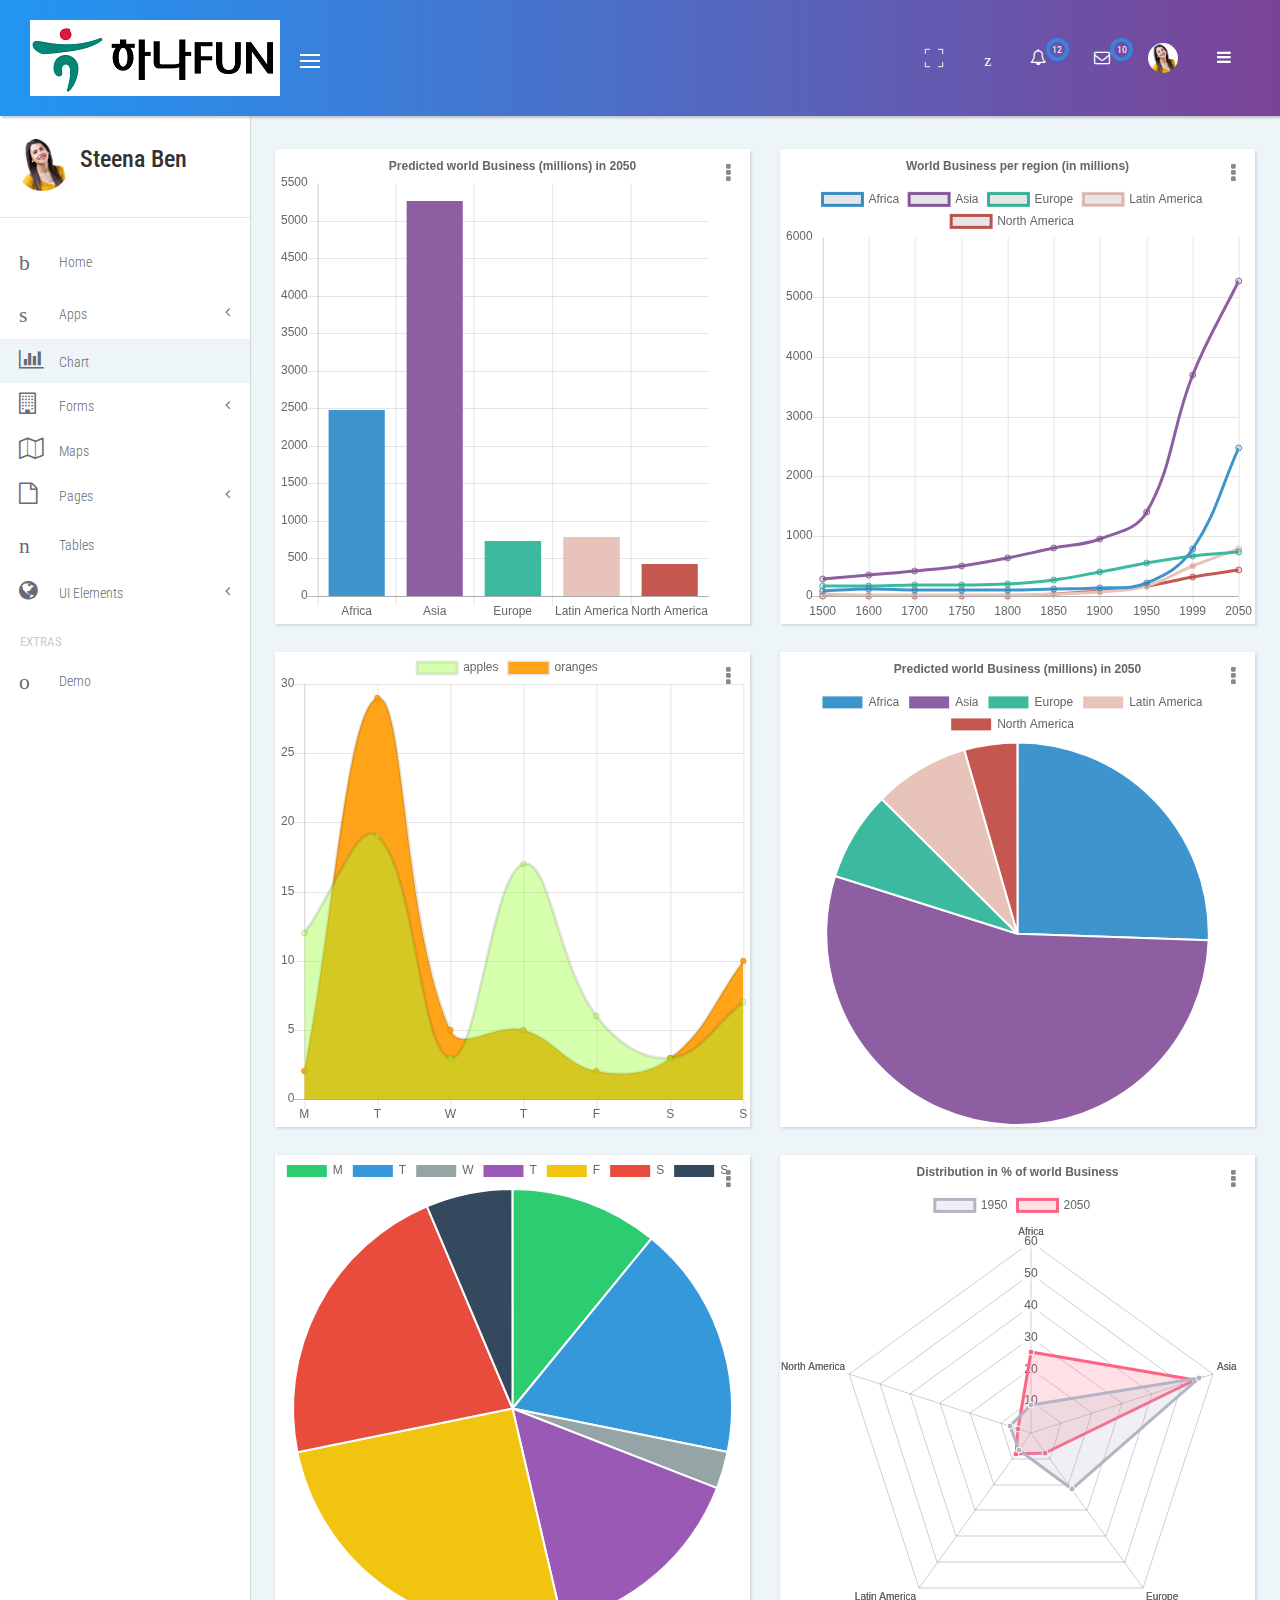
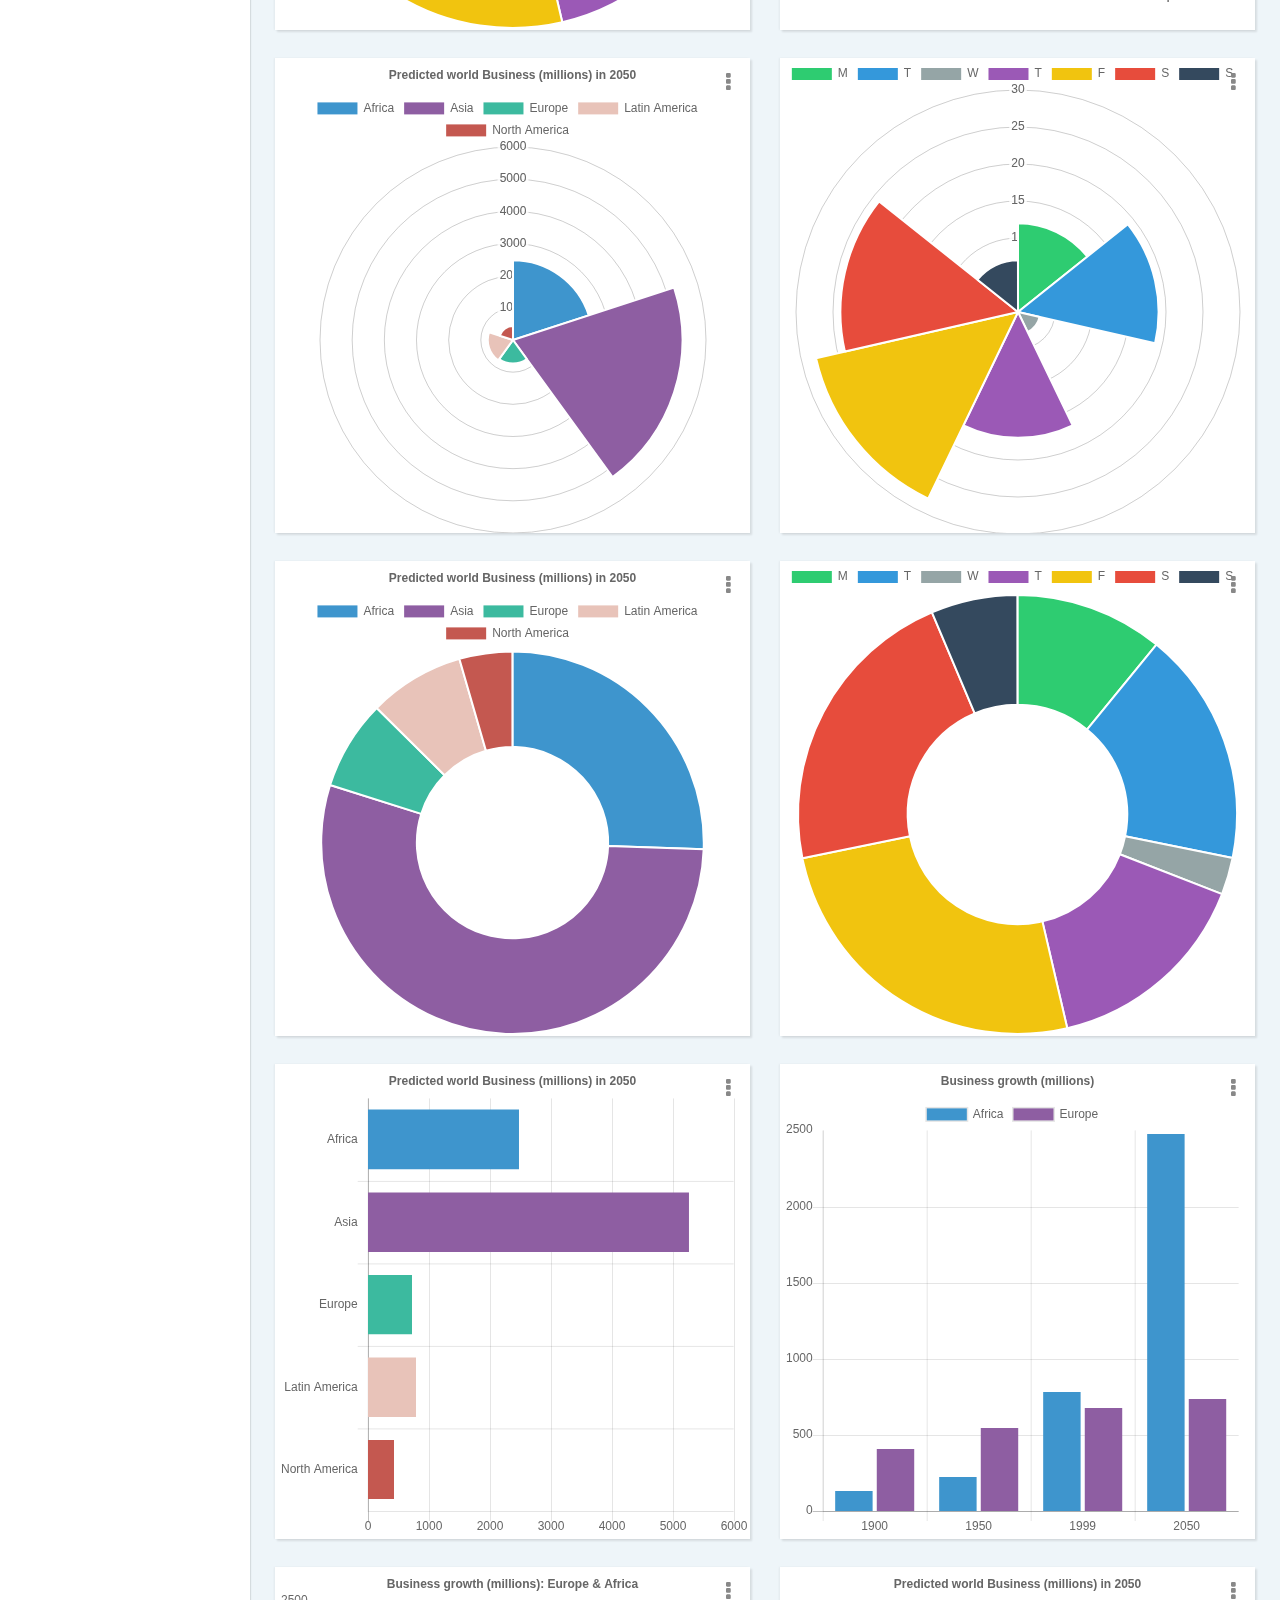
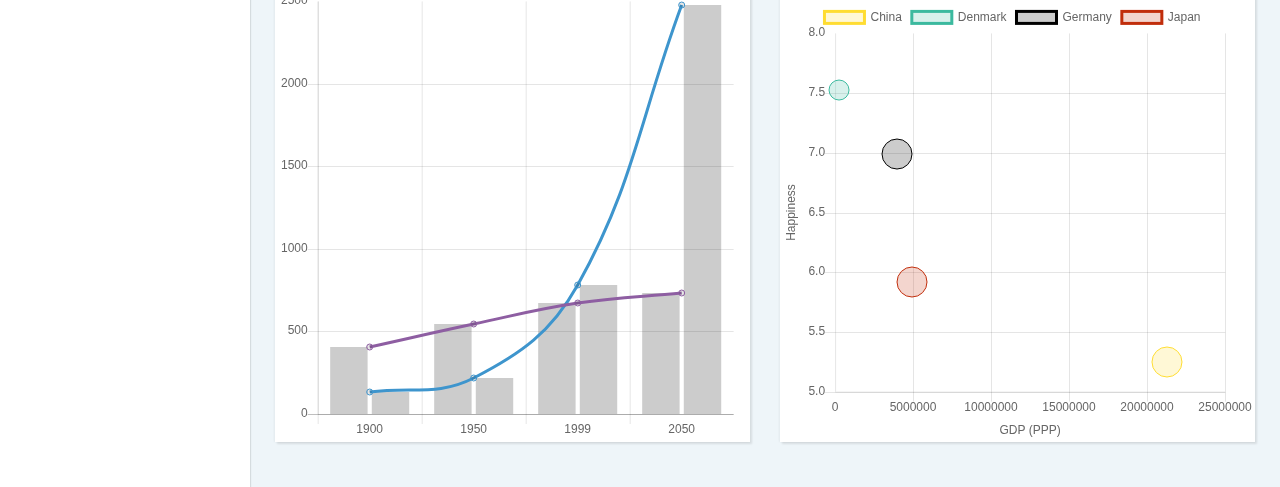
<file: HANAFUN/src/main/webapp/resources/admin/chart.html>
<!--
author: Boostraptheme
author URL: https://boostraptheme.com
License: Creative Commons Attribution 4.0 Unported
License URL: https://creativecommons.org/licenses/by/4.0/
-->

<!DOCTYPE html>
<html>

<head>
    
    <meta charset="utf-8">
    <meta http-equiv="X-UA-Compatible" content="IE=edge">
    <meta name="description" content="">
    <meta name="viewport" content="width=device-width, initial-scale=1">
    <meta name="robots" content="all,follow">

    <title>Bootstrap Admin Template </title>
    <link rel="shortcut icon" href="img/favicon.ico">
    
    <!-- global stylesheets -->
    <link href="https://fonts.googleapis.com/css?family=Roboto+Condensed" rel="stylesheet">
    <link rel="stylesheet" href="css/bootstrap.min.css">
    <link rel="stylesheet" href="font-awesome-4.7.0/css/font-awesome.min.css">
    <link rel="stylesheet" href="css/font-icon-style.css">
    <link rel="stylesheet" href="css/style.default.css" id="theme-stylesheet">

</head>

<body> 

<!--====================================================
                         MAIN NAVBAR
======================================================-->        
    <header class="header">
        <nav class="navbar navbar-expand-lg ">
            <div class="search-box">
                <button class="dismiss"><i class="icon-close"></i></button>
                <form id="searchForm" action="#" role="search">
                    <input type="search" placeholder="Search Now" class="form-control">
                </form>
            </div>
            <div class="container-fluid ">
                <div class="navbar-holder d-flex align-items-center justify-content-between">
                    <div class="navbar-header">
                        <a href="index.html" class="navbar-brand">
                            <div class="brand-text brand-big hidden-lg-down"><img src="img/logo.png" alt="Logo" class="img-fluid"></div>
                            <div class="brand-text brand-small"><img src="img/logo-icon.png" alt="Logo" class="img-fluid"></div>
                        </a>
                        <a id="toggle-btn" href="#" class="menu-btn active">
                            <span></span>
                            <span></span>
                            <span></span>
                        </a>
                    </div>
                </div>
                <ul class="nav-menu list-unstyled d-flex flex-md-row align-items-md-center">
                    <!-- Expand-->
                    <li class="nav-item d-flex align-items-center full_scr_exp"><a class="nav-link" href="#"><img src="img/expand.png" onclick="toggleFullScreen(document.body)" class="img-fluid" alt=""></a></li>
                    <!-- Search-->
                    <li class="nav-item d-flex align-items-center"><a id="search" class="nav-link" href="#"><i class="icon-search"></i></a></li>
                    <!-- Notifications-->
                    <li class="nav-item dropdown"> 
                        <a id="notifications" class="nav-link" rel="nofollow" data-target="#" href="#" data-toggle="dropdown" aria-haspopup="true" aria-expanded="false"><i class="fa fa-bell-o"></i><span class="noti-numb-bg"></span><span class="badge">12</span></a>
                        <ul aria-labelledby="notifications" class="dropdown-menu">
                            <li>
                                <a rel="nofollow" href="#" class="dropdown-item nav-link">
                                    <div class="notification">
                                        <div class="notification-content"><i class="fa fa-envelope bg-red"></i>You have 6 new messages </div>
                                        <div class="notification-time"><small>4 minutes ago</small></div>
                                    </div>
                                </a>
                            </li>
                            <li>
                                <a rel="nofollow" href="#" class="dropdown-item nav-link">
                                    <div class="notification">
                                        <div class="notification-content"><i class="fa fa-twitter bg-skyblue"></i>You have 2 followers</div>
                                        <div class="notification-time"><small>4 minutes ago</small></div>
                                    </div>
                                </a>
                            </li>
                            <li>
                                <a rel="nofollow" href="#" class="dropdown-item nav-link">
                                    <div class="notification">
                                        <div class="notification-content"><i class="fa fa-upload bg-blue"></i>Server Rebooted</div>
                                        <div class="notification-time"><small>4 minutes ago</small></div>
                                    </div>
                                </a>
                            </li>
                            <li>
                                <a rel="nofollow" href="#" class="dropdown-item nav-link">
                                    <div class="notification">
                                        <div class="notification-content"><i class="fa fa-twitter bg-skyblue"></i>You have 2 followers</div>
                                        <div class="notification-time"><small>10 minutes ago</small></div>
                                    </div>
                                </a>
                            </li>
                            <li><a rel="nofollow" href="#" class="dropdown-item all-notifications text-center"> <strong>view all notifications                                            </strong></a></li>
                        </ul>
                    </li>
                    <!-- Messages                        -->
                    <li class="nav-item dropdown"> <a id="messages" class="nav-link logout" rel="nofollow" data-target="#" href="#" data-toggle="dropdown" aria-haspopup="true" aria-expanded="false"><i class="fa fa-envelope-o"></i><span class="noti-numb-bg"></span><span class="badge">10</span></a>
                        <ul aria-labelledby="messages" class="dropdown-menu">
                            <li>
                                <a rel="nofollow" href="#" class="dropdown-item d-flex">
                                    <div class="msg-profile"> <img src="img/avatar-1.jpg" alt="..." class="img-fluid rounded-circle"></div>
                                    <div class="msg-body">
                                        <h3 class="h5 msg-nav-h3">Jason Doe</h3><span>Sent You Message</span>
                                    </div>
                                </a>
                            </li>
                            <li>
                                <a rel="nofollow" href="#" class="dropdown-item d-flex">
                                    <div class="msg-profile"> <img src="img/avatar-2.jpg" alt="..." class="img-fluid rounded-circle"></div>
                                    <div class="msg-body">
                                        <h3 class="h5 msg-nav-h3">Frank Williams</h3><span>Sent You Message</span>
                                    </div>
                                </a>
                            </li>
                            <li>
                                <a rel="nofollow" href="#" class="dropdown-item d-flex">
                                    <div class="msg-profile"> <img src="img/avatar-3.jpg" alt="..." class="img-fluid rounded-circle"></div>
                                    <div class="msg-body">
                                        <h3 class="h5 msg-nav-h3">Ashley Wood</h3><span>Sent You Message</span>
                                    </div>
                                </a>
                            </li>
                            <li><a rel="nofollow" href="#" class="dropdown-item all-notifications text-center"> <strong>Read all messages    </strong></a></li>
                        </ul>
                    </li> 
                    <li class="nav-item dropdown"><a id="profile" class="nav-link logout" data-target="#" href="#" data-toggle="dropdown" aria-haspopup="true" aria-expanded="false"><img src="img/avatar-1.jpg" alt="..." class="img-fluid rounded-circle" style="height: 30px; width: 30px;"></a>
                        <ul aria-labelledby="profile" class="dropdown-menu profile">
                            <li>
                                <a rel="nofollow" href="#" class="dropdown-item d-flex">
                                    <div class="msg-profile"> <img src="img/avatar-1.jpg" alt="..." class="img-fluid rounded-circle"></div>
                                    <div class="msg-body">
                                        <h3 class="h5">Steena Ben</h3><span>steenaben@Businessbox.com</span>
                                    </div>
                                </a>
                                <hr>
                            </li>
                            <li>
                                <a rel="nofollow" href="profile.html" class="dropdown-item">
                                    <div class="notification">
                                        <div class="notification-content"><i class="fa fa-user "></i>My Profile</div>
                                    </div>
                                </a>
                            </li>
                            <li>
                                <a rel="nofollow" href="profile.html" class="dropdown-item">
                                    <div class="notification">
                                        <div class="notification-content"><i class="fa fa-envelope-o"></i>Inbox</div> 
                                    </div>
                                </a>
                            </li>
                            <li>
                                <a rel="nofollow" href="profile.html" class="dropdown-item">
                                    <div class="notification">
                                        <div class="notification-content"><i class="fa fa-cog"></i>Setting</div>
                                    </div>
                                </a>
                                <hr>
                            </li>
                            <li>
                                <a rel="nofollow" href="profile.html" class="dropdown-item">
                                    <div class="notification">
                                        <div class="notification-content"><i class="fa fa-power-off"></i>Logout</div>
                                    </div>
                                </a> 
                            </li>
                        </ul>
                    </li>
                    <li class="nav-item d-flex align-items-center"><a id="menu-toggle-right" class="nav-link" href="#"><i class="fa fa-bars"></i></a></li>
                    <nav id="sidebar-wrapper">
                      <div class="sidebar-nav"> 
                        <div class="tab" role="tabpanel"> 
                            <ul class="nav nav-tabs" role="tablist">
                              <li class="nav-item ">
                                <a class="nav-link active" href="#live" role="tab" data-toggle="tab"><i class="fa fa-globe"></i> Live</a>
                              </li>
                              <li class="nav-item">
                                <a class="nav-link" href="#trend" role="tab" data-toggle="tab"><i class="fa fa-rocket"></i> Trending</a>
                              </li> 
                            </ul> 
                            <div class="tab-content tabs">
                              <div role="tabpanel" class="tab-pane fade show active" id="live">
                                <h3>Connect Live</h3>
                                <div class="content newsf-list">
                                    <ul class="list-unstyled">
                                        <li class="border border-primary">
                                            <a rel="nofollow " href="#" class=" d-flex">
                                                <div class="news-f-img"> <img src="img/avatar-2.jpg" alt="..." class="img-fluid rounded-circle"></div>
                                                <div class="msg-body">
                                                    <h6 class="h5 msg-nav-h6">New Innovation world</h6>
                                                    <small>Tech soft is great innovation for...</small>
                                                </div>
                                            </a>
                                        </li>
                                        <li class="border border-success">
                                            <a rel="nofollow" href="#" class=" d-flex">
                                                <div class="news-f-img"> <img src="img/avatar-3.jpg" alt="..." class="img-fluid rounded-circle"></div>
                                                <div class="msg-body">
                                                    <h6 class="h5 msg-nav-h6">Modified hand-cart</h6>
                                                    <small>The idea is to incorporate easy...</small>
                                                </div>
                                            </a>
                                        </li>
                                        <li class="border border-info">
                                            <a rel="nofollow" href="#" class=" d-flex">
                                                <div class="news-f-img"> <img src="img/avatar-4.jpg" alt="..." class="img-fluid rounded-circle"></div>
                                                <div class="msg-body">
                                                    <h6 class="h5 msg-nav-h6">Low cost Modern printer</h6>
                                                    <small>A dot matrix printer modified at...</small>
                                                </div>
                                            </a>
                                        </li>
                                        <li class="border border-primary">
                                            <a rel="nofollow" href="#" class=" d-flex">
                                                <div class="news-f-img"> <img src="img/avatar-1.jpg" alt="..." class="img-fluid rounded-circle"></div>
                                                <div class="msg-body">
                                                    <h6 class="h5 msg-nav-h6">Low cost Modern printer</h6>
                                                    <small>A dot matrix printer modified at...</small>
                                                </div>
                                            </a>
                                        </li>
                                        <li class="border border-success">
                                            <a rel="nofollow" href="#" class=" d-flex">
                                                <div class="news-f-img"> <img src="img/avatar-2.jpg" alt="..." class="img-fluid rounded-circle"></div>
                                                <div class="msg-body">
                                                    <h6 class="h5 msg-nav-h6">Low cost Modern printer</h6>
                                                    <small>A dot matrix printer modified at...</small>
                                                </div>
                                            </a>
                                        </li> 
                                        <li class="border border-info">
                                            <a rel="nofollow" href="#" class=" d-flex">
                                                <div class="news-f-img"> <img src="img/avatar-3.jpg" alt="..." class="img-fluid rounded-circle"></div>
                                                <div class="msg-body">
                                                    <h6 class="h5 msg-nav-h6">Low cost Modern printer</h6>
                                                    <small>A dot matrix printer modified at...</small>
                                                </div>
                                            </a>
                                        </li> 
                                    </ul>
                                </div>
                              </div>
                              <div role="tabpanel" class="tab-pane fade" id="trend">
                                <div class="card card-c2" style="box-shadow: 0 0 0;">
                                    <div class="header">
                                        <h3 class="title">Trending Items</h3>
                                        <p class="category">Last Campaign Performance</p>
                                    </div>
                                    <div class="content">
                                        <canvas class="ct-chart" id="myChart-nav" height="250"></canvas>
                                        <div class="footer">
                                            <div class="legend">
                                                <i class="fa fa-circle text-info"></i> Open
                                                <i class="fa fa-circle text-danger"></i> Bounce
                                                <i class="fa fa-circle text-warning"></i> Unsubscribe
                                            </div>
                                            <hr>
                                            <div class="stats">
                                                <i class="fa fa-clock-o"></i> Campaign sent 2 days ago
                                            </div>
                                        </div>
                                    </div>
                                </div>
                              </div>
                           </div>
                      </div>
                    </nav>
                </ul> 
            </div>
        </nav>
    </header>

<!--====================================================
                        PAGE CONTENT
======================================================-->
    <div class="page-content d-flex align-items-stretch">

        <!--***** SIDE NAVBAR *****-->
        <nav class="side-navbar">
            <div class="sidebar-header d-flex align-items-center">
                <div class="avatar"><img src="img/avatar-1.jpg" alt="..." class="img-fluid rounded-circle"></div>
                <div class="title">
                    <h1 class="h4">Steena Ben</h1>
                </div>
            </div>
            <hr>
            <!-- Sidebar Navidation Menus-->
            <ul class="list-unstyled">
                <li> <a href="index.html"><i class="icon-home"></i>Home</a></li>
                <li><a href="#apps" aria-expanded="false" data-toggle="collapse"> <i class="icon-interface-windows"></i>Apps </a>
                    <ul id="apps" class="collapse list-unstyled">
                        <li><a href="calendar.html">Calendar</a></li> 
                        <li><a href="email.html">Email</a></li> 
                        <li><a href="media.html">Media</a></li> 
                        <li><a href="invoice.html">Invoice</a></li> 
                    </ul>
                </li>
                <li class="active"> <a href="chart.html"> <i class="fa fa-bar-chart"></i>Chart </a></li>
                <li><a href="#forms" aria-expanded="false" data-toggle="collapse"> <i class="fa fa-building-o"></i>Forms </a>
                    <ul id="forms" class="collapse list-unstyled">
                        <li><a href="basic-form.html">Basic Form</a></li> 
                        <li><a href="form-layouts.html">Form Layouts</a></li> 
                    </ul>
                </li>
                <li> <a href="maps.html"> <i class="fa fa-map-o"></i>Maps </a></li>
                <li><a href="#pages" aria-expanded="false" data-toggle="collapse"> <i class="fa fa-file-o"></i>Pages </a>
                    <ul id="pages" class="collapse list-unstyled">
                        <li><a href="faq.html">FAQ</a></li> 
                        <li><a href="empty.html">Empty</a></li> 
                        <li><a href="gallery.html">Gallery</a></li> 
                        <li><a href="login.html">Log In</a></li> 
                        <li><a href="register.html">Register</a></li> 
                        <li><a href="search-result.html">Search Result</a></li> 
                        <li><a href="404.html">404</a></li> 
                    </ul>
                </li>
                <li> <a href="tables.html"> <i class="icon-grid"></i>Tables </a></li> 
                <li><a href="#elements" aria-expanded="false" data-toggle="collapse"> <i class="fa fa-globe"></i>UI Elements </a>
                    <ul id="elements" class="collapse list-unstyled">
                        <li><a href="ui-buttons.html">Buttons</a></li> 
                        <li><a href="ui-cards.html">Cards</a></li> 
                        <li><a href="ui-progressbars.html">Progress Bar</a></li> 
                        <li><a href="ui-timeline.html">Timeline</a></li>  
                    </ul>
                </li>
            </ul><span class="heading">Extras</span>
            <ul class="list-unstyled"> 
                <li> <a href="#"> <i class="icon-picture"></i>Demo </a></li>
            </ul>
        </nav>

        <div class="content-inner chart-cont">

            <!--***** CHART *****-->     
            <div class="row">
                <div class="col-md-6 mt-2">
                    <div class="card">
                    <div class="dropdown pull-right menu-sett-card" > 
                            <a id="notifications" class="nav-link" rel="nofollow" data-target="#" href="#" data-toggle="dropdown" aria-haspopup="true" aria-expanded="false">
                                <i class="fa fa-ellipsis-v men"></i> 
                            </a>
                            <ul aria-labelledby="notifications" class="dropdown-menu">
                                <li>
                                    <a rel="nofollow" href="#" class="dropdown-item nav-link">Edit</a>
                                </li>
                                <li>
                                    <a rel="nofollow" href="#" class="dropdown-item nav-link">FAQ</a>
                                </li>
                                <li>
                                    <a rel="nofollow" href="#" class="dropdown-item nav-link">Support</a>
                                </li> 
                            </ul>
                        </div> 
                        <div class="card-block">
                            <canvas id="bar-chart" width="400" height="400"></canvas>
                        </div>
                    </div>
                </div>
               
                <div class="col-md-6 mt-2">
                    <div class="card">
                        <div class="dropdown pull-right menu-sett-card" > 
                            <a id="notifications" class="nav-link" rel="nofollow" data-target="#" href="#" data-toggle="dropdown" aria-haspopup="true" aria-expanded="false">
                                <i class="fa fa-ellipsis-v men"></i> 
                            </a>
                            <ul aria-labelledby="notifications" class="dropdown-menu">
                                <li>
                                    <a rel="nofollow" href="#" class="dropdown-item nav-link">Edit</a>
                                </li>
                                <li>
                                    <a rel="nofollow" href="#" class="dropdown-item nav-link">FAQ</a>
                                </li>
                                <li>
                                    <a rel="nofollow" href="#" class="dropdown-item nav-link">Support</a>
                                </li> 
                            </ul>
                        </div>
                        <div class="card-block">
                            <canvas id="line-chart" width="400" height="400"></canvas>
                        </div>
                    </div>
                </div>

                <div class="col-md-6 mt-2">
                    <div class="card">
                        <div class="dropdown pull-right menu-sett-card" > 
                            <a id="notifications" class="nav-link" rel="nofollow" data-target="#" href="#" data-toggle="dropdown" aria-haspopup="true" aria-expanded="false">
                                <i class="fa fa-ellipsis-v men"></i> 
                            </a>
                            <ul aria-labelledby="notifications" class="dropdown-menu">
                                <li>
                                    <a rel="nofollow" href="#" class="dropdown-item nav-link">Edit</a>
                                </li>
                                <li>
                                    <a rel="nofollow" href="#" class="dropdown-item nav-link">FAQ</a>
                                </li>
                                <li>
                                    <a rel="nofollow" href="#" class="dropdown-item nav-link">Support</a>
                                </li> 
                            </ul>
                        </div>
                        <div class="card-block">
                            <canvas id="line-chart-2D" width="400" height="400"></canvas>
                        </div>
                    </div>
                </div>

                <div class="col-md-6 mt-2">
                    <div class="card">
                        <div class="dropdown pull-right menu-sett-card" > 
                            <a id="notifications" class="nav-link" rel="nofollow" data-target="#" href="#" data-toggle="dropdown" aria-haspopup="true" aria-expanded="false">
                                <i class="fa fa-ellipsis-v men"></i> 
                            </a>
                            <ul aria-labelledby="notifications" class="dropdown-menu">
                                <li>
                                    <a rel="nofollow" href="#" class="dropdown-item nav-link">Edit</a>
                                </li>
                                <li>
                                    <a rel="nofollow" href="#" class="dropdown-item nav-link">FAQ</a>
                                </li>
                                <li>
                                    <a rel="nofollow" href="#" class="dropdown-item nav-link">Support</a>
                                </li> 
                            </ul>
                        </div>
                        <div class="card-block">
                            <canvas id="pie-chart1" width="400" height="400"></canvas>
                        </div>
                    </div>
                </div>

                <div class="col-md-6 mt-2">
                    <div class="card">
                        <div class="dropdown pull-right menu-sett-card" > 
                            <a id="notifications" class="nav-link" rel="nofollow" data-target="#" href="#" data-toggle="dropdown" aria-haspopup="true" aria-expanded="false">
                                <i class="fa fa-ellipsis-v men"></i> 
                            </a>
                            <ul aria-labelledby="notifications" class="dropdown-menu">
                                <li>
                                    <a rel="nofollow" href="#" class="dropdown-item nav-link">Edit</a>
                                </li>
                                <li>
                                    <a rel="nofollow" href="#" class="dropdown-item nav-link">FAQ</a>
                                </li>
                                <li>
                                    <a rel="nofollow" href="#" class="dropdown-item nav-link">Support</a>
                                </li> 
                            </ul>
                        </div>
                        <div class="card-block">
                            <canvas id="pie-chart2" width="400" height="400"></canvas>
                        </div>
                    </div>
                </div>

                <div class="col-md-6 mt-2">
                    <div class="card">
                        <div class="dropdown pull-right menu-sett-card" > 
                            <a id="notifications" class="nav-link" rel="nofollow" data-target="#" href="#" data-toggle="dropdown" aria-haspopup="true" aria-expanded="false">
                                <i class="fa fa-ellipsis-v men"></i> 
                            </a>
                            <ul aria-labelledby="notifications" class="dropdown-menu">
                                <li>
                                    <a rel="nofollow" href="#" class="dropdown-item nav-link">Edit</a>
                                </li>
                                <li>
                                    <a rel="nofollow" href="#" class="dropdown-item nav-link">FAQ</a>
                                </li>
                                <li>
                                    <a rel="nofollow" href="#" class="dropdown-item nav-link">Support</a>
                                </li> 
                            </ul>
                        </div>
                        <div class="card-block">
                            <canvas id="radar-chart" width="400" height="400"></canvas>
                        </div>
                    </div>
                </div>

                <div class="col-md-6 mt-2">
                    <div class="card">
                        <div class="dropdown pull-right menu-sett-card" > 
                            <a id="notifications" class="nav-link" rel="nofollow" data-target="#" href="#" data-toggle="dropdown" aria-haspopup="true" aria-expanded="false">
                                <i class="fa fa-ellipsis-v men"></i> 
                            </a>
                            <ul aria-labelledby="notifications" class="dropdown-menu">
                                <li>
                                    <a rel="nofollow" href="#" class="dropdown-item nav-link">Edit</a>
                                </li>
                                <li>
                                    <a rel="nofollow" href="#" class="dropdown-item nav-link">FAQ</a>
                                </li>
                                <li>
                                    <a rel="nofollow" href="#" class="dropdown-item nav-link">Support</a>
                                </li> 
                            </ul>
                        </div>
                        <div class="card-block">
                            <canvas id="polar-chart1" width="400" height="400"></canvas>
                        </div>
                    </div>
                </div>

                <div class="col-md-6 mt-2">
                    <div class="card">
                        <div class="dropdown pull-right menu-sett-card" > 
                            <a id="notifications" class="nav-link" rel="nofollow" data-target="#" href="#" data-toggle="dropdown" aria-haspopup="true" aria-expanded="false">
                                <i class="fa fa-ellipsis-v men"></i> 
                            </a>
                            <ul aria-labelledby="notifications" class="dropdown-menu">
                                <li>
                                    <a rel="nofollow" href="#" class="dropdown-item nav-link">Edit</a>
                                </li>
                                <li>
                                    <a rel="nofollow" href="#" class="dropdown-item nav-link">FAQ</a>
                                </li>
                                <li>
                                    <a rel="nofollow" href="#" class="dropdown-item nav-link">Support</a>
                                </li> 
                            </ul>
                        </div>
                        <div class="card-block">
                            <canvas id="polar-chart2" width="400" height="400"></canvas>
                        </div>
                    </div>
                </div>

                <div class="col-md-6 mt-2">
                    <div class="card">
                        <div class="dropdown pull-right menu-sett-card" > 
                            <a id="notifications" class="nav-link" rel="nofollow" data-target="#" href="#" data-toggle="dropdown" aria-haspopup="true" aria-expanded="false">
                                <i class="fa fa-ellipsis-v men"></i> 
                            </a>
                            <ul aria-labelledby="notifications" class="dropdown-menu">
                                <li>
                                    <a rel="nofollow" href="#" class="dropdown-item nav-link">Edit</a>
                                </li>
                                <li>
                                    <a rel="nofollow" href="#" class="dropdown-item nav-link">FAQ</a>
                                </li>
                                <li>
                                    <a rel="nofollow" href="#" class="dropdown-item nav-link">Support</a>
                                </li> 
                            </ul>
                        </div>
                        <div class="card-block">
                            <canvas id="doughnut-chart1" width="400" height="400"></canvas>
                        </div>
                    </div>
                </div>

                <div class="col-md-6 mt-2">
                    <div class="card">
                        <div class="dropdown pull-right menu-sett-card" > 
                            <a id="notifications" class="nav-link" rel="nofollow" data-target="#" href="#" data-toggle="dropdown" aria-haspopup="true" aria-expanded="false">
                                <i class="fa fa-ellipsis-v men"></i> 
                            </a>
                            <ul aria-labelledby="notifications" class="dropdown-menu">
                                <li>
                                    <a rel="nofollow" href="#" class="dropdown-item nav-link">Edit</a>
                                </li>
                                <li>
                                    <a rel="nofollow" href="#" class="dropdown-item nav-link">FAQ</a>
                                </li>
                                <li>
                                    <a rel="nofollow" href="#" class="dropdown-item nav-link">Support</a>
                                </li> 
                            </ul>
                        </div>
                        <div class="card-block">
                            <canvas id="doughnut-chart2" width="400" height="400"></canvas>
                        </div>
                    </div>
                </div>

                <div class="col-md-6 mt-2">
                    <div class="card">
                        <div class="dropdown pull-right menu-sett-card" > 
                            <a id="notifications" class="nav-link" rel="nofollow" data-target="#" href="#" data-toggle="dropdown" aria-haspopup="true" aria-expanded="false">
                                <i class="fa fa-ellipsis-v men"></i> 
                            </a>
                            <ul aria-labelledby="notifications" class="dropdown-menu">
                                <li>
                                    <a rel="nofollow" href="#" class="dropdown-item nav-link">Edit</a>
                                </li>
                                <li>
                                    <a rel="nofollow" href="#" class="dropdown-item nav-link">FAQ</a>
                                </li>
                                <li>
                                    <a rel="nofollow" href="#" class="dropdown-item nav-link">Support</a>
                                </li> 
                            </ul>
                        </div>
                        <div class="card-block">
                            <canvas id="bar-chart-horizontal" width="400" height="400"></canvas>
                        </div>
                    </div>
                </div>

                <div class="col-md-6 mt-2">
                    <div class="card">
                        <div class="dropdown pull-right menu-sett-card" > 
                            <a id="notifications" class="nav-link" rel="nofollow" data-target="#" href="#" data-toggle="dropdown" aria-haspopup="true" aria-expanded="false">
                                <i class="fa fa-ellipsis-v men"></i> 
                            </a>
                            <ul aria-labelledby="notifications" class="dropdown-menu">
                                <li>
                                    <a rel="nofollow" href="#" class="dropdown-item nav-link">Edit</a>
                                </li>
                                <li>
                                    <a rel="nofollow" href="#" class="dropdown-item nav-link">FAQ</a>
                                </li>
                                <li>
                                    <a rel="nofollow" href="#" class="dropdown-item nav-link">Support</a>
                                </li> 
                            </ul>
                        </div>
                        <div class="card-block">
                            <canvas id="bar-chart-grouped" width="400" height="400"></canvas>
                        </div>
                    </div>
                </div>

                <div class="col-md-6 mt-2">
                    <div class="card">
                        <div class="dropdown pull-right menu-sett-card" > 
                            <a id="notifications" class="nav-link" rel="nofollow" data-target="#" href="#" data-toggle="dropdown" aria-haspopup="true" aria-expanded="false">
                                <i class="fa fa-ellipsis-v men"></i> 
                            </a>
                            <ul aria-labelledby="notifications" class="dropdown-menu">
                                <li>
                                    <a rel="nofollow" href="#" class="dropdown-item nav-link">Edit</a>
                                </li>
                                <li>
                                    <a rel="nofollow" href="#" class="dropdown-item nav-link">FAQ</a>
                                </li>
                                <li>
                                    <a rel="nofollow" href="#" class="dropdown-item nav-link">Support</a>
                                </li> 
                            </ul>
                        </div>
                        <div class="card-block">
                            <canvas id="mixed-chart" width="400" height="400"></canvas>
                        </div>
                    </div>
                </div>

                <div class="col-md-6 mt-2">
                    <div class="card">
                        <div class="dropdown pull-right menu-sett-card" > 
                            <a id="notifications" class="nav-link" rel="nofollow" data-target="#" href="#" data-toggle="dropdown" aria-haspopup="true" aria-expanded="false">
                                <i class="fa fa-ellipsis-v men"></i> 
                            </a>
                            <ul aria-labelledby="notifications" class="dropdown-menu">
                                <li>
                                    <a rel="nofollow" href="#" class="dropdown-item nav-link">Edit</a>
                                </li>
                                <li>
                                    <a rel="nofollow" href="#" class="dropdown-item nav-link">FAQ</a>
                                </li>
                                <li>
                                    <a rel="nofollow" href="#" class="dropdown-item nav-link">Support</a>
                                </li> 
                            </ul>
                        </div>
                        <div class="card-block">
                            <canvas id="bubble-chart" width="400" height="400"></canvas>
                        </div>
                    </div>
                </div>
            </div> 

        </div>
    </div> 

    <!--Global Javascript -->
    <script src="js/jquery.min.js"></script>
    <script src="js/popper/popper.min.js"></script>
    <script src="js/tether.min.js"></script>
    <script src="js/bootstrap.min.js"></script>
    <script src="js/jquery.cookie.js"></script>
    <script src="js/jquery.validate.min.js"></script> 
    <script src="js/chart.min.js"></script>  
    <script src="js/front.js"></script> 

    <!--Core Javascript -->
    <script src="js/chart-page.js"></script>
    <script>
        new Chart(document.getElementById("myChart-nav").getContext('2d'), {
          type: 'doughnut',
          data: {
            labels: ["M", "T", "W", "T", "F", "S", "S"],
            datasets: [{
              backgroundColor: [
                "#2ecc71",
                "#3498db",
                "#95a5a6",
                "#9b59b6",
                "#f1c40f",
                "#e74c3c",
                "#34495e"
              ],
              data: [12, 19, 3, 17, 28, 24, 7]
            }]
          },
          options: {
              legend: { display: false },
              title: {
                display: true,
                text: ''
               } 
            }
        });
    </script>
    
</body>

</html>
</file>
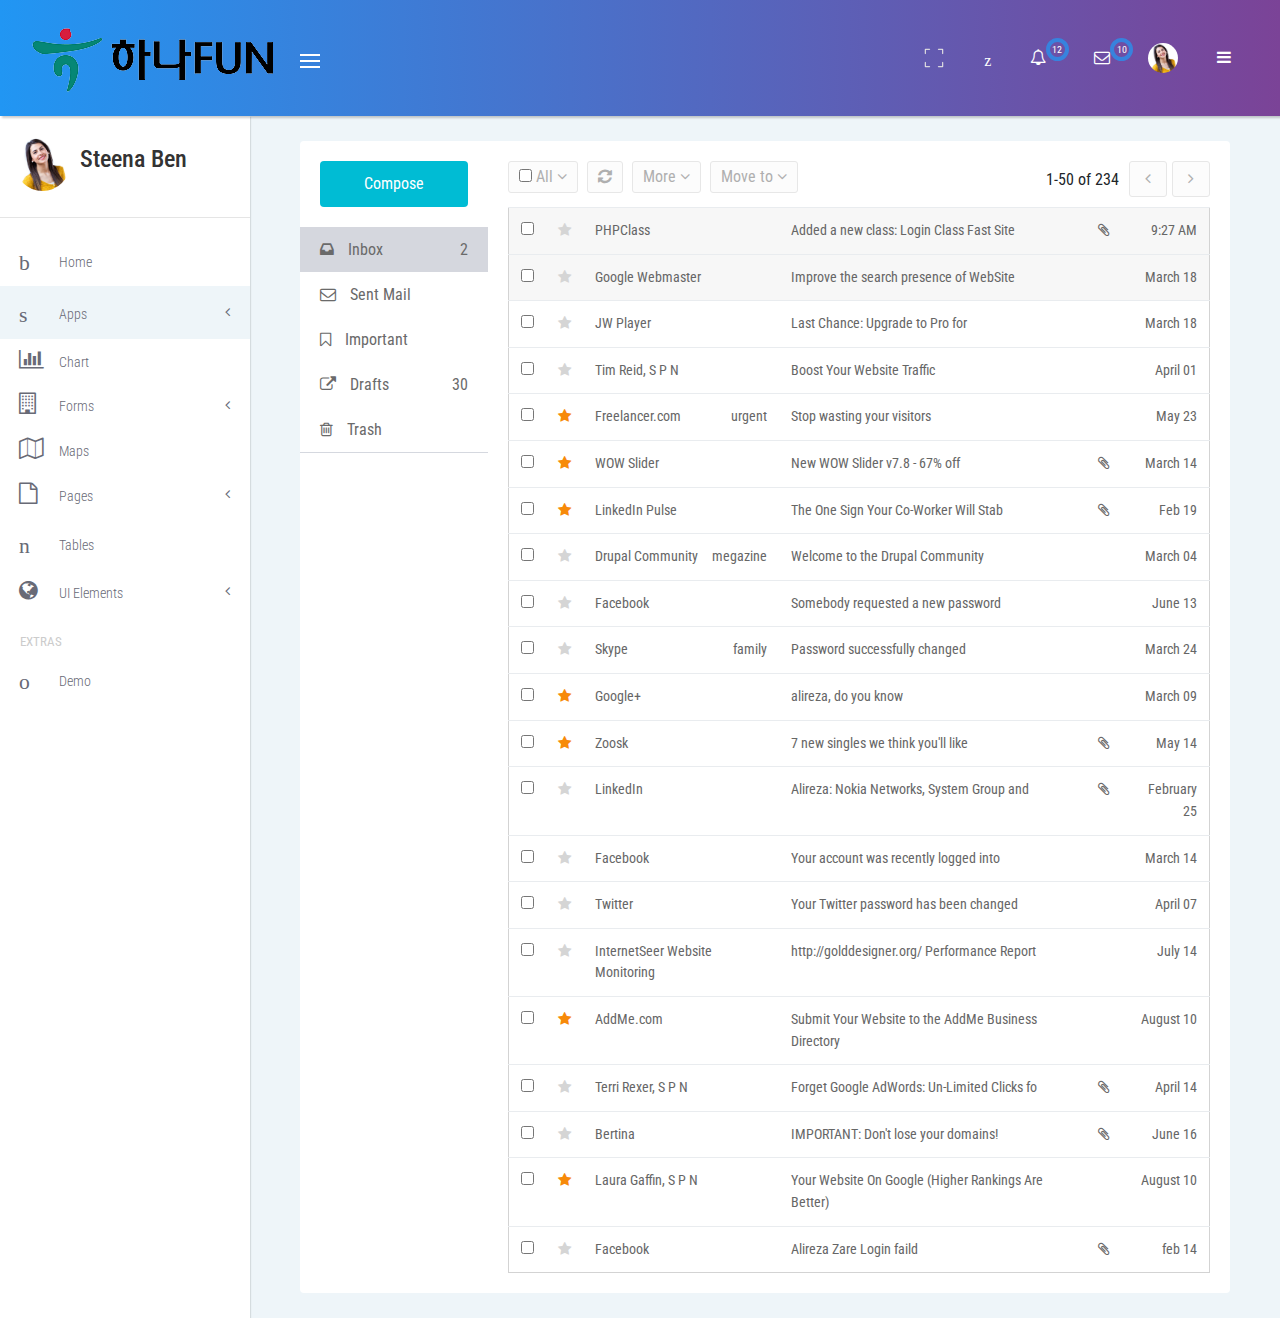
<file: HANAFUN/src/main/webapp/resources/admin/email.html>
<!--
author: Boostraptheme
author URL: https://boostraptheme.com
License: Creative Commons Attribution 4.0 Unported
License URL: https://creativecommons.org/licenses/by/4.0/
-->

<!DOCTYPE html>
<html>

<head>
    
    <meta charset="utf-8">
    <meta http-equiv="X-UA-Compatible" content="IE=edge">
    <meta name="description" content="">
    <meta name="viewport" content="width=device-width, initial-scale=1">
    <meta name="robots" content="all,follow">

    <title>Bootstrap Admin Template </title>
    <link rel="shortcut icon" href="img/favicon.ico">
    
    <!-- global stylesheets -->
    <link href="https://fonts.googleapis.com/css?family=Roboto+Condensed" rel="stylesheet">
    <link rel="stylesheet" href="css/bootstrap.min.css">
    <link rel="stylesheet" href="font-awesome-4.7.0/css/font-awesome.min.css">
    <link rel="stylesheet" href="css/font-icon-style.css">
    <link rel="stylesheet" href="css/style.default.css" id="theme-stylesheet">

    <!-- Core stylesheets -->
    <link rel="stylesheet" href="css/apps/email.css">
</head>

<body> 

<!--====================================================
                         MAIN NAVBAR
======================================================-->        
    <header class="header">
        <nav class="navbar navbar-expand-lg ">
            <div class="search-box">
                <button class="dismiss"><i class="icon-close"></i></button>
                <form id="searchForm" action="#" role="search">
                    <input type="search" placeholder="Search Now" class="form-control">
                </form>
            </div>
            <div class="container-fluid ">
                <div class="navbar-holder d-flex align-items-center justify-content-between">
                    <div class="navbar-header">
                        <a href="index.html" class="navbar-brand">
                            <div class="brand-text brand-big hidden-lg-down"><img src="img/logo-white.png" alt="Logo" class="img-fluid"></div>
                            <div class="brand-text brand-small"><img src="img/logo-icon.png" alt="Logo" class="img-fluid"></div>
                        </a>
                        <a id="toggle-btn" href="#" class="menu-btn active">
                            <span></span>
                            <span></span>
                            <span></span>
                        </a>
                    </div>
                </div>
                <ul class="nav-menu list-unstyled d-flex flex-md-row align-items-md-center">
                    <!-- Expand-->
                    <li class="nav-item d-flex align-items-center full_scr_exp"><a class="nav-link" href="#"><img src="img/expand.png" onclick="toggleFullScreen(document.body)" class="img-fluid" alt=""></a></li>
                    <!-- Search-->
                    <li class="nav-item d-flex align-items-center"><a id="search" class="nav-link" href="#"><i class="icon-search"></i></a></li>
                    <!-- Notifications-->
                    <li class="nav-item dropdown"> 
                        <a id="notifications" class="nav-link" rel="nofollow" data-target="#" href="#" data-toggle="dropdown" aria-haspopup="true" aria-expanded="false"><i class="fa fa-bell-o"></i><span class="noti-numb-bg"></span><span class="badge">12</span></a>
                        <ul aria-labelledby="notifications" class="dropdown-menu">
                            <li>
                                <a rel="nofollow" href="#" class="dropdown-item nav-link">
                                    <div class="notification">
                                        <div class="notification-content"><i class="fa fa-envelope bg-red"></i>You have 6 new messages </div>
                                        <div class="notification-time"><small>4 minutes ago</small></div>
                                    </div>
                                </a>
                            </li>
                            <li>
                                <a rel="nofollow" href="#" class="dropdown-item nav-link">
                                    <div class="notification">
                                        <div class="notification-content"><i class="fa fa-twitter bg-skyblue"></i>You have 2 followers</div>
                                        <div class="notification-time"><small>4 minutes ago</small></div>
                                    </div>
                                </a>
                            </li>
                            <li>
                                <a rel="nofollow" href="#" class="dropdown-item nav-link">
                                    <div class="notification">
                                        <div class="notification-content"><i class="fa fa-upload bg-blue"></i>Server Rebooted</div>
                                        <div class="notification-time"><small>4 minutes ago</small></div>
                                    </div>
                                </a>
                            </li>
                            <li>
                                <a rel="nofollow" href="#" class="dropdown-item nav-link">
                                    <div class="notification">
                                        <div class="notification-content"><i class="fa fa-twitter bg-skyblue"></i>You have 2 followers</div>
                                        <div class="notification-time"><small>10 minutes ago</small></div>
                                    </div>
                                </a>
                            </li>
                            <li><a rel="nofollow" href="#" class="dropdown-item all-notifications text-center"> <strong>view all notifications                                            </strong></a></li>
                        </ul>
                    </li>
                    <!-- Messages                        -->
                    <li class="nav-item dropdown"> <a id="messages" class="nav-link logout" rel="nofollow" data-target="#" href="#" data-toggle="dropdown" aria-haspopup="true" aria-expanded="false"><i class="fa fa-envelope-o"></i><span class="noti-numb-bg"></span><span class="badge">10</span></a>
                        <ul aria-labelledby="messages" class="dropdown-menu">
                            <li>
                                <a rel="nofollow" href="#" class="dropdown-item d-flex">
                                    <div class="msg-profile"> <img src="img/avatar-1.jpg" alt="..." class="img-fluid rounded-circle"></div>
                                    <div class="msg-body">
                                        <h3 class="h5 msg-nav-h3">Jason Doe</h3><span>Sent You Message</span>
                                    </div>
                                </a>
                            </li>
                            <li>
                                <a rel="nofollow" href="#" class="dropdown-item d-flex">
                                    <div class="msg-profile"> <img src="img/avatar-2.jpg" alt="..." class="img-fluid rounded-circle"></div>
                                    <div class="msg-body">
                                        <h3 class="h5 msg-nav-h3">Frank Williams</h3><span>Sent You Message</span>
                                    </div>
                                </a>
                            </li>
                            <li>
                                <a rel="nofollow" href="#" class="dropdown-item d-flex">
                                    <div class="msg-profile"> <img src="img/avatar-3.jpg" alt="..." class="img-fluid rounded-circle"></div>
                                    <div class="msg-body">
                                        <h3 class="h5 msg-nav-h3">Ashley Wood</h3><span>Sent You Message</span>
                                    </div>
                                </a>
                            </li>
                            <li><a rel="nofollow" href="#" class="dropdown-item all-notifications text-center"> <strong>Read all messages    </strong></a></li>
                        </ul>
                    </li> 
                    <li class="nav-item dropdown"><a id="profile" class="nav-link logout" data-target="#" href="#" data-toggle="dropdown" aria-haspopup="true" aria-expanded="false"><img src="img/avatar-1.jpg" alt="..." class="img-fluid rounded-circle" style="height: 30px; width: 30px;"></a>
                        <ul aria-labelledby="profile" class="dropdown-menu profile">
                            <li>
                                <a rel="nofollow" href="#" class="dropdown-item d-flex">
                                    <div class="msg-profile"> <img src="img/avatar-1.jpg" alt="..." class="img-fluid rounded-circle"></div>
                                    <div class="msg-body">
                                        <h3 class="h5">Steena Ben</h3><span>steenaben@Businessbox.com</span>
                                    </div>
                                </a>
                                <hr>
                            </li>
                            <li>
                                <a rel="nofollow" href="profile.html" class="dropdown-item">
                                    <div class="notification">
                                        <div class="notification-content"><i class="fa fa-user "></i>My Profile</div>
                                    </div>
                                </a>
                            </li>
                            <li>
                                <a rel="nofollow" href="profile.html" class="dropdown-item">
                                    <div class="notification">
                                        <div class="notification-content"><i class="fa fa-envelope-o"></i>Inbox</div> 
                                    </div>
                                </a>
                            </li>
                            <li>
                                <a rel="nofollow" href="profile.html" class="dropdown-item">
                                    <div class="notification">
                                        <div class="notification-content"><i class="fa fa-cog"></i>Setting</div>
                                    </div>
                                </a>
                                <hr>
                            </li>
                            <li>
                                <a rel="nofollow" href="profile.html" class="dropdown-item">
                                    <div class="notification">
                                        <div class="notification-content"><i class="fa fa-power-off"></i>Logout</div>
                                    </div>
                                </a> 
                            </li>
                        </ul>
                    </li>
                    <li class="nav-item d-flex align-items-center"><a id="menu-toggle-right" class="nav-link" href="#"><i class="fa fa-bars"></i></a></li>
                    <nav id="sidebar-wrapper">
                      <div class="sidebar-nav"> 
                        <div class="tab" role="tabpanel"> 
                            <ul class="nav nav-tabs" role="tablist">
                              <li class="nav-item ">
                                <a class="nav-link active" href="#live" role="tab" data-toggle="tab"><i class="fa fa-globe"></i> Live</a>
                              </li>
                              <li class="nav-item">
                                <a class="nav-link" href="#trend" role="tab" data-toggle="tab"><i class="fa fa-rocket"></i> Trending</a>
                              </li> 
                            </ul> 
                            <div class="tab-content tabs">
                              <div role="tabpanel" class="tab-pane fade show active" id="live">
                                <h3>Connect Live</h3>
                                <div class="content newsf-list">
                                    <ul class="list-unstyled">
                                        <li class="border border-primary">
                                            <a rel="nofollow " href="#" class=" d-flex">
                                                <div class="news-f-img"> <img src="img/avatar-2.jpg" alt="..." class="img-fluid rounded-circle"></div>
                                                <div class="msg-body">
                                                    <h6 class="h5 msg-nav-h6">New Innovation world</h6>
                                                    <small>Tech soft is great innovation for...</small>
                                                </div>
                                            </a>
                                        </li>
                                        <li class="border border-success">
                                            <a rel="nofollow" href="#" class=" d-flex">
                                                <div class="news-f-img"> <img src="img/avatar-3.jpg" alt="..." class="img-fluid rounded-circle"></div>
                                                <div class="msg-body">
                                                    <h6 class="h5 msg-nav-h6">Modified hand-cart</h6>
                                                    <small>The idea is to incorporate easy...</small>
                                                </div>
                                            </a>
                                        </li>
                                        <li class="border border-info">
                                            <a rel="nofollow" href="#" class=" d-flex">
                                                <div class="news-f-img"> <img src="img/avatar-4.jpg" alt="..." class="img-fluid rounded-circle"></div>
                                                <div class="msg-body">
                                                    <h6 class="h5 msg-nav-h6">Low cost Modern printer</h6>
                                                    <small>A dot matrix printer modified at...</small>
                                                </div>
                                            </a>
                                        </li>
                                        <li class="border border-primary">
                                            <a rel="nofollow" href="#" class=" d-flex">
                                                <div class="news-f-img"> <img src="img/avatar-1.jpg" alt="..." class="img-fluid rounded-circle"></div>
                                                <div class="msg-body">
                                                    <h6 class="h5 msg-nav-h6">Low cost Modern printer</h6>
                                                    <small>A dot matrix printer modified at...</small>
                                                </div>
                                            </a>
                                        </li>
                                        <li class="border border-success">
                                            <a rel="nofollow" href="#" class=" d-flex">
                                                <div class="news-f-img"> <img src="img/avatar-2.jpg" alt="..." class="img-fluid rounded-circle"></div>
                                                <div class="msg-body">
                                                    <h6 class="h5 msg-nav-h6">Low cost Modern printer</h6>
                                                    <small>A dot matrix printer modified at...</small>
                                                </div>
                                            </a>
                                        </li> 
                                        <li class="border border-info">
                                            <a rel="nofollow" href="#" class=" d-flex">
                                                <div class="news-f-img"> <img src="img/avatar-3.jpg" alt="..." class="img-fluid rounded-circle"></div>
                                                <div class="msg-body">
                                                    <h6 class="h5 msg-nav-h6">Low cost Modern printer</h6>
                                                    <small>A dot matrix printer modified at...</small>
                                                </div>
                                            </a>
                                        </li> 
                                    </ul>
                                </div>
                              </div>
                              <div role="tabpanel" class="tab-pane fade" id="trend">
                                <div class="card card-c2" style="box-shadow: 0 0 0;">
                                    <div class="header">
                                        <h3 class="title">Trending Items</h3>
                                        <p class="category">Last Campaign Performance</p>
                                    </div>
                                    <div class="content">
                                        <canvas class="ct-chart" id="myChart4" height="250"></canvas>
                                        <div class="footer">
                                            <div class="legend">
                                                <i class="fa fa-circle text-info"></i> Open
                                                <i class="fa fa-circle text-danger"></i> Bounce
                                                <i class="fa fa-circle text-warning"></i> Unsubscribe
                                            </div>
                                            <hr>
                                            <div class="stats">
                                                <i class="fa fa-clock-o"></i> Campaign sent 2 days ago
                                            </div>
                                        </div>
                                    </div>
                                </div>
                              </div>
                           </div>
                      </div>
                    </nav>
                </ul> 
            </div>
        </nav>
    </header>

<!--====================================================
                        PAGE CONTENT
======================================================-->
    <div class="page-content d-flex align-items-stretch">

        <!--***** SIDE NAVBAR *****-->
        <nav class="side-navbar">
            <div class="sidebar-header d-flex align-items-center">
                <div class="avatar"><img src="img/avatar-1.jpg" alt="..." class="img-fluid rounded-circle"></div>
                <div class="title">
                    <h1 class="h4">Steena Ben</h1>
                </div>
            </div>
            <hr>
            <!-- Sidebar Navidation Menus-->
            <ul class="list-unstyled">
                <li> <a href="index.html"><i class="icon-home"></i>Home</a></li>
                <li class="active"><a href="#apps" aria-expanded="false" data-toggle="collapse"> <i class="icon-interface-windows"></i>Apps </a>
                    <ul id="apps" class="collapse list-unstyled">
                        <li><a href="calendar.html">Calendar</a></li> 
                        <li class="active"><a href="email.html">Email</a></li> 
                        <li><a href="media.html">Media</a></li> 
                        <li><a href="invoice.html">Invoice</a></li> 
                    </ul>
                </li>
                <li> <a href="chart.html"> <i class="fa fa-bar-chart"></i>Chart </a></li>
                <li><a href="#forms" aria-expanded="false" data-toggle="collapse"> <i class="fa fa-building-o"></i>Forms </a>
                    <ul id="forms" class="collapse list-unstyled">
                        <li><a href="basic-form.html">Basic Form</a></li> 
                        <li><a href="form-layouts.html">Form Layouts</a></li> 
                    </ul>
                </li>
                <li> <a href="maps.html"> <i class="fa fa-map-o"></i>Maps </a></li>
                <li><a href="#pages" aria-expanded="false" data-toggle="collapse"> <i class="fa fa-file-o"></i>Pages </a>
                    <ul id="pages" class="collapse list-unstyled">
                        <li><a href="faq.html">FAQ</a></li> 
                        <li><a href="empty.html">Empty</a></li> 
                        <li><a href="gallery.html">Gallery</a></li> 
                        <li><a href="login.html">Log In</a></li> 
                        <li><a href="register.html">Register</a></li> 
                        <li><a href="search-result.html">Search Result</a></li> 
                        <li><a href="404.html">404</a></li> 
                    </ul>
                </li>
                <li> <a href="tables.html"> <i class="icon-grid"></i>Tables </a></li> 
                <li><a href="#elements" aria-expanded="false" data-toggle="collapse"> <i class="fa fa-globe"></i>UI Elements </a>
                    <ul id="elements" class="collapse list-unstyled">
                        <li><a href="ui-buttons.html">Buttons</a></li> 
                        <li><a href="ui-cards.html">Cards</a></li> 
                        <li><a href="ui-progressbars.html">Progress Bar</a></li> 
                        <li><a href="ui-timeline.html">Timeline</a></li>  
                    </ul>
                </li>
            </ul><span class="heading">Extras</span>
            <ul class="list-unstyled"> 
                <li> <a href="#"> <i class="icon-picture"></i>Demo </a></li>
            </ul>
        </nav>

        <div class="content-inner calendar-cont">

            <!--***** MAILBOX *****-->     
            <div class="row" id="emails-cont">
                <div class="mail-box">
                    <aside class="sm-side"> 
                        <div class="inbox-body">
                            <a href="#myModal" data-toggle="modal" title="Compose" class="btn btn-compose"> Compose </a>
                            <!-- Modal -->
                            <div aria-hidden="true" aria-labelledby="myModalLabel" role="dialog" tabindex="-1" id="myModal" class="modal fade" style="display: none;">
                                <div class="modal-dialog">
                                    <div class="modal-content">
                                        <div class="modal-header">
                                            <button aria-hidden="true" data-dismiss="modal" class="close" type="button">×</button>
                                            <h4 class="modal-title">Compose</h4>
                                        </div>
                                        <div class="modal-body">
                                            <form role="form" class="form-horizontal">
                                                <div class="row form-group">
                                                    <label class="col-lg-2 control-label">To</label>
                                                    <div class="col-lg-10">
                                                        <input type="text" placeholder="" id="inputEmail1" class="form-control">
                                                    </div>
                                                </div>
                                                <div class="row form-group">
                                                    <label class="col-lg-2 control-label">Cc/Bcc</label>
                                                    <div class="col-lg-10">
                                                        <input type="text" placeholder="" id="cc" class="form-control">
                                                    </div>
                                                </div>
                                                <div class="row form-group">
                                                    <label class="col-lg-2 control-label">Subject</label>
                                                    <div class="col-lg-10">
                                                        <input type="text" placeholder="" id="inputPassword1" class="form-control">
                                                    </div>
                                                </div>
                                                <div class="row form-group">
                                                    <label class="col-lg-2 control-label">Message</label>
                                                    <div class="col-lg-10">
                                                        <textarea rows="10" cols="30" class="form-control" id="" name=""></textarea>
                                                    </div>
                                                </div>
                                                <div class="row form-group">
                                                    <div class="offset-lg-2 col-lg-10">
                                                        <span class="btn green fileinput-button">
                                                        <i class="fa fa-plus fa fa-white"></i>
                                                        <span>Attachment</span>
                                                        <input type="file" name="files[]" multiple="">
                                                        </span>
                                                        <button class="btn btn-send ml-3" type="submit">Send</button>
                                                    </div>
                                                </div>
                                            </form>
                                        </div>
                                    </div>
                                    <!-- /.modal-content -->
                                </div>
                                <!-- /.modal-dialog -->
                            </div>
                            <!-- /.modal -->
                        </div>
                        <ul class="inbox-nav inbox-divider">
                            <li class="active">
                                <a href="#"><i class="fa fa-inbox"></i> Inbox <span class="label label-danger pull-right">2</span></a>
                            </li>
                            <li>
                                <a href="#"><i class="fa fa-envelope-o"></i> Sent Mail</a>
                            </li>
                            <li>
                                <a href="#"><i class="fa fa-bookmark-o"></i> Important</a>
                            </li>
                            <li>
                                <a href="#"><i class=" fa fa-external-link"></i> Drafts <span class="label label-info pull-right">30</span></a>
                            </li>
                            <li>
                                <a href="#"><i class=" fa fa-trash-o"></i> Trash</a>
                            </li>
                        </ul>  
                    </aside>
                    <aside class="lg-side"> 
                        <div class="inbox-body">
                            <div class="mail-option"> 
                                <div class="btn-group hidden-phone">
                                    <a data-toggle="dropdown" href="#" class="btn mini blue" aria-expanded="false">
                                         <input type="checkbox" class="mail-checkbox mail-group-checkbox"> All 
                                         <i class="fa fa-angle-down "></i>
                                     </a>
                                    <ul class="dropdown-menu drop-inbox">
                                        <li><a href="#"><i class="fa fa-pencil"></i> All</a></li>
                                        <li><a href="#"><i class="fa fa-ban"></i> None</a></li>
                                        <li><a href="#"><i class="fa fa-book"></i> Read</a></li>
                                        <li class="divider"></li>
                                        <li><a href="#"><i class="fa fa-trash-o"></i> Unread</a></li>
                                    </ul>
                                </div>
                                <div class="btn-group">
                                    <a data-original-title="Refresh" data-placement="top" data-toggle="dropdown" href="#" class="btn mini tooltips">
                                     <i class=" fa fa-refresh"></i>
                                 </a>
                                </div>
                                <div class="btn-group hidden-phone">
                                    <a data-toggle="dropdown" href="#" class="btn mini blue" aria-expanded="false">
                                     More
                                     <i class="fa fa-angle-down "></i>
                                 </a>
                                    <ul class="dropdown-menu drop-inbox">
                                        <li><a href="#"><i class="fa fa-pencil"></i> Mark as Read</a></li>
                                        <li><a href="#"><i class="fa fa-ban"></i> Spam</a></li>
                                        <li class="divider"></li>
                                        <li><a href="#"><i class="fa fa-trash-o"></i> Delete</a></li>
                                    </ul>
                                </div>
                                <div class="btn-group">
                                    <a data-toggle="dropdown" href="#" class="btn mini blue">
                                     Move to
                                         <i class="fa fa-angle-down "></i>
                                    </a>
                                    <ul class="dropdown-menu drop-inbox">
                                        <li><a href="#"><i class="fa fa-pencil"></i> Mark as Read</a></li>
                                        <li><a href="#"><i class="fa fa-ban"></i> Spam</a></li>
                                        <li class="divider"></li>
                                        <li><a href="#"><i class="fa fa-trash-o"></i> Delete</a></li>
                                    </ul>
                                </div>
                                <ul class="unstyled inbox-pagination">
                                    <li><span>1-50 of 234</span></li>
                                    <li>
                                        <a class="np-btn" href="#"><i class="fa fa-angle-left  pagination-left"></i></a>
                                    </li>
                                    <li>
                                        <a class="np-btn" href="#"><i class="fa fa-angle-right pagination-right"></i></a>
                                    </li>
                                </ul>
                            </div>
                            <table class="table table-inbox table-hover">
                                <tbody>
                                    <tr class="unread">
                                        <td class="inbox-small-cells">
                                            <input type="checkbox" class="mail-checkbox">
                                        </td>
                                        <td class="inbox-small-cells"><i class="fa fa-star"></i></td>
                                        <td class="view-message  dont-show">PHPClass</td>
                                        <td class="view-message ">Added a new class: Login Class Fast Site</td>
                                        <td class="view-message  inbox-small-cells"><i class="fa fa-paperclip"></i></td>
                                        <td class="view-message  text-right">9:27 AM</td>
                                    </tr>
                                    <tr class="unread">
                                        <td class="inbox-small-cells">
                                            <input type="checkbox" class="mail-checkbox">
                                        </td>
                                        <td class="inbox-small-cells"><i class="fa fa-star"></i></td>
                                        <td class="view-message dont-show">Google Webmaster </td>
                                        <td class="view-message">Improve the search presence of WebSite</td>
                                        <td class="view-message inbox-small-cells"></td>
                                        <td class="view-message text-right">March 18</td>
                                    </tr>
                                    <tr class="">
                                        <td class="inbox-small-cells">
                                            <input type="checkbox" class="mail-checkbox">
                                        </td>
                                        <td class="inbox-small-cells"><i class="fa fa-star"></i></td>
                                        <td class="view-message dont-show">JW Player</td>
                                        <td class="view-message">Last Chance: Upgrade to Pro for </td>
                                        <td class="view-message inbox-small-cells"></td>
                                        <td class="view-message text-right">March 18</td>
                                    </tr>
                                    <tr class="">
                                        <td class="inbox-small-cells">
                                            <input type="checkbox" class="mail-checkbox">
                                        </td>
                                        <td class="inbox-small-cells"><i class="fa fa-star"></i></td>
                                        <td class="view-message dont-show">Tim Reid, S P N</td>
                                        <td class="view-message">Boost Your Website Traffic</td>
                                        <td class="view-message inbox-small-cells"></td>
                                        <td class="view-message text-right">April 01</td>
                                    </tr>
                                    <tr class="">
                                        <td class="inbox-small-cells">
                                            <input type="checkbox" class="mail-checkbox">
                                        </td>
                                        <td class="inbox-small-cells"><i class="fa fa-star inbox-started"></i></td>
                                        <td class="view-message dont-show">Freelancer.com <span class="label label-danger pull-right">urgent</span></td>
                                        <td class="view-message">Stop wasting your visitors </td>
                                        <td class="view-message inbox-small-cells"></td>
                                        <td class="view-message text-right">May 23</td>
                                    </tr>
                                    <tr class="">
                                        <td class="inbox-small-cells">
                                            <input type="checkbox" class="mail-checkbox">
                                        </td>
                                        <td class="inbox-small-cells"><i class="fa fa-star inbox-started"></i></td>
                                        <td class="view-message dont-show">WOW Slider </td>
                                        <td class="view-message">New WOW Slider v7.8 - 67% off</td>
                                        <td class="view-message inbox-small-cells"><i class="fa fa-paperclip"></i></td>
                                        <td class="view-message text-right">March 14</td>
                                    </tr>
                                    <tr class="">
                                        <td class="inbox-small-cells">
                                            <input type="checkbox" class="mail-checkbox">
                                        </td>
                                        <td class="inbox-small-cells"><i class="fa fa-star inbox-started"></i></td>
                                        <td class="view-message dont-show">LinkedIn Pulse</td>
                                        <td class="view-message">The One Sign Your Co-Worker Will Stab</td>
                                        <td class="view-message inbox-small-cells"><i class="fa fa-paperclip"></i></td>
                                        <td class="view-message text-right">Feb 19</td>
                                    </tr>
                                    <tr class="">
                                        <td class="inbox-small-cells">
                                            <input type="checkbox" class="mail-checkbox">
                                        </td>
                                        <td class="inbox-small-cells"><i class="fa fa-star"></i></td>
                                        <td class="view-message dont-show">Drupal Community<span class="label label-success pull-right">megazine</span></td>
                                        <td class="view-message view-message">Welcome to the Drupal Community</td>
                                        <td class="view-message inbox-small-cells"></td>
                                        <td class="view-message text-right">March 04</td>
                                    </tr>
                                    <tr class="">
                                        <td class="inbox-small-cells">
                                            <input type="checkbox" class="mail-checkbox">
                                        </td>
                                        <td class="inbox-small-cells"><i class="fa fa-star"></i></td>
                                        <td class="view-message dont-show">Facebook</td>
                                        <td class="view-message view-message">Somebody requested a new password </td>
                                        <td class="view-message inbox-small-cells"></td>
                                        <td class="view-message text-right">June 13</td>
                                    </tr>
                                    <tr class="">
                                        <td class="inbox-small-cells">
                                            <input type="checkbox" class="mail-checkbox">
                                        </td>
                                        <td class="inbox-small-cells"><i class="fa fa-star"></i></td>
                                        <td class="view-message dont-show">Skype <span class="label label-info pull-right">family</span></td>
                                        <td class="view-message view-message">Password successfully changed</td>
                                        <td class="view-message inbox-small-cells"></td>
                                        <td class="view-message text-right">March 24</td>
                                    </tr>
                                    <tr class="">
                                        <td class="inbox-small-cells">
                                            <input type="checkbox" class="mail-checkbox">
                                        </td>
                                        <td class="inbox-small-cells"><i class="fa fa-star inbox-started"></i></td>
                                        <td class="view-message dont-show">Google+</td>
                                        <td class="view-message">alireza, do you know</td>
                                        <td class="view-message inbox-small-cells"></td>
                                        <td class="view-message text-right">March 09</td>
                                    </tr>
                                    <tr class="">
                                        <td class="inbox-small-cells">
                                            <input type="checkbox" class="mail-checkbox">
                                        </td>
                                        <td class="inbox-small-cells"><i class="fa fa-star inbox-started"></i></td>
                                        <td class="dont-show">Zoosk </td>
                                        <td class="view-message">7 new singles we think you'll like</td>
                                        <td class="view-message inbox-small-cells"><i class="fa fa-paperclip"></i></td>
                                        <td class="view-message text-right">May 14</td>
                                    </tr>
                                    <tr class="">
                                        <td class="inbox-small-cells">
                                            <input type="checkbox" class="mail-checkbox">
                                        </td>
                                        <td class="inbox-small-cells"><i class="fa fa-star"></i></td>
                                        <td class="view-message dont-show">LinkedIn </td>
                                        <td class="view-message">Alireza: Nokia Networks, System Group and </td>
                                        <td class="view-message inbox-small-cells"><i class="fa fa-paperclip"></i></td>
                                        <td class="view-message text-right">February 25</td>
                                    </tr>
                                    <tr class="">
                                        <td class="inbox-small-cells">
                                            <input type="checkbox" class="mail-checkbox">
                                        </td>
                                        <td class="inbox-small-cells"><i class="fa fa-star"></i></td>
                                        <td class="dont-show">Facebook</td>
                                        <td class="view-message view-message">Your account was recently logged into</td>
                                        <td class="view-message inbox-small-cells"></td>
                                        <td class="view-message text-right">March 14</td>
                                    </tr>
                                    <tr class="">
                                        <td class="inbox-small-cells">
                                            <input type="checkbox" class="mail-checkbox">
                                        </td>
                                        <td class="inbox-small-cells"><i class="fa fa-star"></i></td>
                                        <td class="view-message dont-show">Twitter</td>
                                        <td class="view-message">Your Twitter password has been changed</td>
                                        <td class="view-message inbox-small-cells"></td>
                                        <td class="view-message text-right">April 07</td>
                                    </tr>
                                    <tr class="">
                                        <td class="inbox-small-cells">
                                            <input type="checkbox" class="mail-checkbox">
                                        </td>
                                        <td class="inbox-small-cells"><i class="fa fa-star"></i></td>
                                        <td class="view-message dont-show">InternetSeer Website Monitoring</td>
                                        <td class="view-message">http://golddesigner.org/ Performance Report</td>
                                        <td class="view-message inbox-small-cells"></td>
                                        <td class="view-message text-right">July 14</td>
                                    </tr>
                                    <tr class="">
                                        <td class="inbox-small-cells">
                                            <input type="checkbox" class="mail-checkbox">
                                        </td>
                                        <td class="inbox-small-cells"><i class="fa fa-star inbox-started"></i></td>
                                        <td class="view-message dont-show">AddMe.com</td>
                                        <td class="view-message">Submit Your Website to the AddMe Business Directory</td>
                                        <td class="view-message inbox-small-cells"></td>
                                        <td class="view-message text-right">August 10</td>
                                    </tr>
                                    <tr class="">
                                        <td class="inbox-small-cells">
                                            <input type="checkbox" class="mail-checkbox">
                                        </td>
                                        <td class="inbox-small-cells"><i class="fa fa-star"></i></td>
                                        <td class="view-message dont-show">Terri Rexer, S P N</td>
                                        <td class="view-message view-message">Forget Google AdWords: Un-Limited Clicks fo</td>
                                        <td class="view-message inbox-small-cells"><i class="fa fa-paperclip"></i></td>
                                        <td class="view-message text-right">April 14</td>
                                    </tr>
                                    <tr class="">
                                        <td class="inbox-small-cells">
                                            <input type="checkbox" class="mail-checkbox">
                                        </td>
                                        <td class="inbox-small-cells"><i class="fa fa-star"></i></td>
                                        <td class="view-message dont-show">Bertina </td>
                                        <td class="view-message">IMPORTANT: Don't lose your domains!</td>
                                        <td class="view-message inbox-small-cells"><i class="fa fa-paperclip"></i></td>
                                        <td class="view-message text-right">June 16</td>
                                    </tr>
                                    <tr class="">
                                        <td class="inbox-small-cells">
                                            <input type="checkbox" class="mail-checkbox">
                                        </td>
                                        <td class="inbox-small-cells"><i class="fa fa-star inbox-started"></i></td>
                                        <td class="view-message dont-show">Laura Gaffin, S P N </td>
                                        <td class="view-message">Your Website On Google (Higher Rankings Are Better)</td>
                                        <td class="view-message inbox-small-cells"></td>
                                        <td class="view-message text-right">August 10</td>
                                    </tr>
                                    <tr class="">
                                        <td class="inbox-small-cells">
                                            <input type="checkbox" class="mail-checkbox">
                                        </td>
                                        <td class="inbox-small-cells"><i class="fa fa-star"></i></td>
                                        <td class="view-message dont-show">Facebook</td>
                                        <td class="view-message view-message">Alireza Zare Login faild</td>
                                        <td class="view-message inbox-small-cells"><i class="fa fa-paperclip"></i></td>
                                        <td class="view-message text-right">feb 14</td>
                                    </tr>
                                </tbody>
                            </table>
                        </div>
                    </aside>
                </div>
            </div> 

        </div>
    </div> 

    <!--Global Javascript -->
    <script src="js/jquery.min.js"></script>
    <script src="js/popper/popper.min.js"></script>
    <script src="js/tether.min.js"></script>
    <script src="js/bootstrap.min.js"></script>
    <script src="js/jquery.cookie.js"></script>
    <script src="js/jquery.validate.min.js"></script> 
    <script src="js/chart.min.js"></script> 
    <script src="js/front.js"></script> 
    
    <!--Core Javascript -->
    <script>
        new Chart(document.getElementById("myChart4").getContext('2d'), {
          type: 'doughnut',
          data: {
            labels: ["M", "T", "W", "T", "F", "S", "S"],
            datasets: [{
              backgroundColor: [
                "#2ecc71",
                "#3498db",
                "#95a5a6",
                "#9b59b6",
                "#f1c40f",
                "#e74c3c",
                "#34495e"
              ],
              data: [12, 19, 3, 17, 28, 24, 7]
            }]
          },
          options: {
              legend: { display: false },
              title: {
                display: true,
                text: ''
               } 
            }
        });
    </script>
    
</body>

</html>
</file>
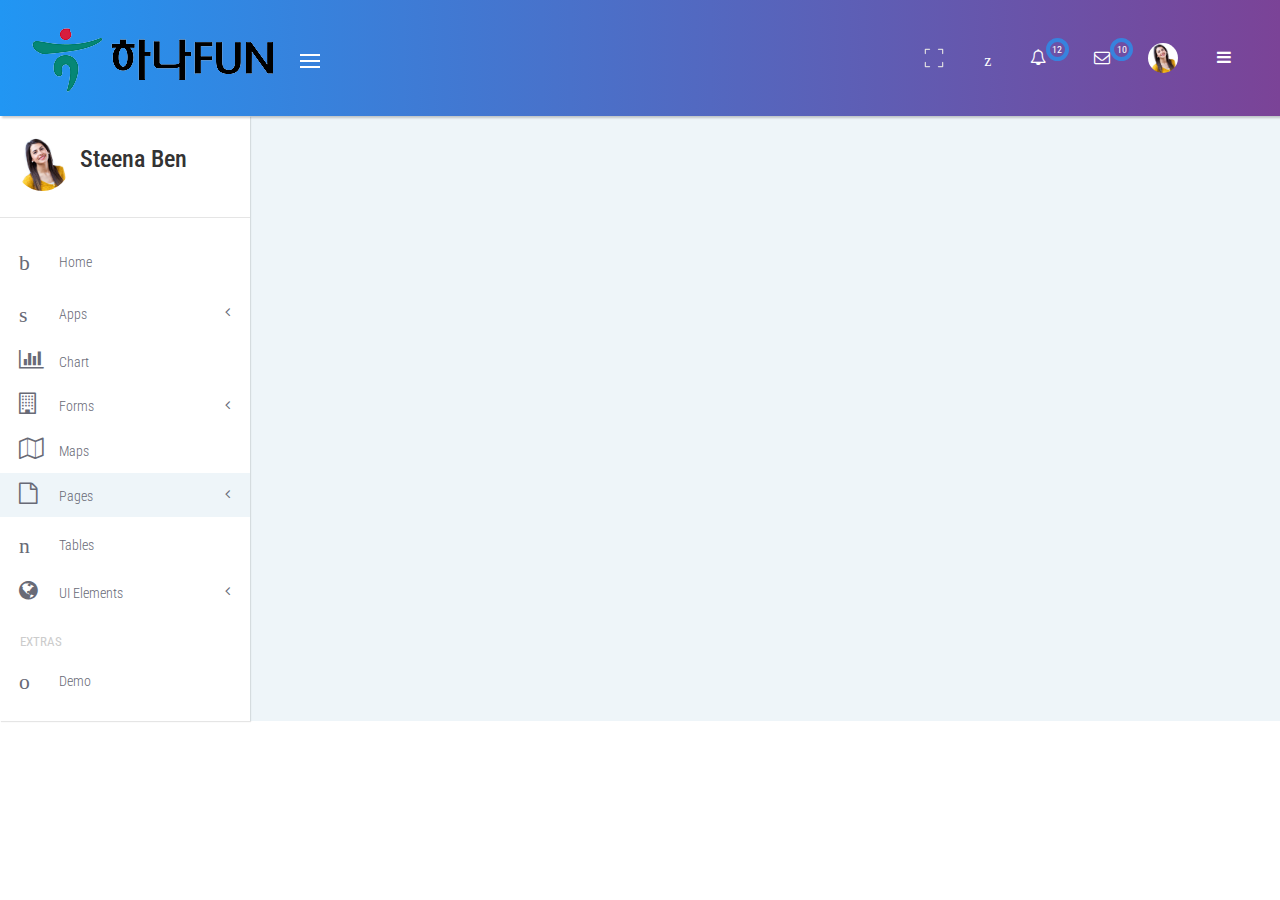
<file: HANAFUN/src/main/webapp/resources/admin/empty.html>
<!--
author: Boostraptheme
author URL: https://boostraptheme.com
License: Creative Commons Attribution 4.0 Unported
License URL: https://creativecommons.org/licenses/by/4.0/
-->

<!DOCTYPE html>
<html>

<head>
    
    <meta charset="utf-8">
    <meta http-equiv="X-UA-Compatible" content="IE=edge">
    <meta name="description" content="">
    <meta name="viewport" content="width=device-width, initial-scale=1">
    <meta name="robots" content="all,follow">

    <title>Bootstrap Admin Template </title>
    <link rel="shortcut icon" href="img/favicon.ico">
    
    <!-- global stylesheets -->
    <link href="https://fonts.googleapis.com/css?family=Roboto+Condensed" rel="stylesheet">
    <link rel="stylesheet" href="css/bootstrap.min.css">
    <link rel="stylesheet" href="font-awesome-4.7.0/css/font-awesome.min.css">
    <link rel="stylesheet" href="css/font-icon-style.css">
    <link rel="stylesheet" href="css/style.default.css" id="theme-stylesheet">
</head>

<body> 

<!--====================================================
                         MAIN NAVBAR
======================================================-->        
    <header class="header">
        <nav class="navbar navbar-expand-lg ">
            <div class="search-box">
                <button class="dismiss"><i class="icon-close"></i></button>
                <form id="searchForm" action="#" role="search">
                    <input type="search" placeholder="Search Now" class="form-control">
                </form>
            </div>
            <div class="container-fluid ">
                <div class="navbar-holder d-flex align-items-center justify-content-between">
                    <div class="navbar-header">
                        <a href="index.html" class="navbar-brand">
                            <div class="brand-text brand-big hidden-lg-down"><img src="img/logo-white.png" alt="Logo" class="img-fluid"></div>
                            <div class="brand-text brand-small"><img src="img/logo-icon.png" alt="Logo" class="img-fluid"></div>
                        </a>
                        <a id="toggle-btn" href="#" class="menu-btn active">
                            <span></span>
                            <span></span>
                            <span></span>
                        </a>
                    </div>
                </div>
                <ul class="nav-menu list-unstyled d-flex flex-md-row align-items-md-center">
                    <!-- Expand-->
                    <li class="nav-item d-flex align-items-center full_scr_exp"><a class="nav-link" href="#"><img src="img/expand.png" onclick="toggleFullScreen(document.body)" class="img-fluid" alt=""></a></li>
                    <!-- Search-->
                    <li class="nav-item d-flex align-items-center"><a id="search" class="nav-link" href="#"><i class="icon-search"></i></a></li>
                    <!-- Notifications-->
                    <li class="nav-item dropdown"> 
                        <a id="notifications" class="nav-link" rel="nofollow" data-target="#" href="#" data-toggle="dropdown" aria-haspopup="true" aria-expanded="false"><i class="fa fa-bell-o"></i><span class="noti-numb-bg"></span><span class="badge">12</span></a>
                        <ul aria-labelledby="notifications" class="dropdown-menu">
                            <li>
                                <a rel="nofollow" href="#" class="dropdown-item nav-link">
                                    <div class="notification">
                                        <div class="notification-content"><i class="fa fa-envelope bg-red"></i>You have 6 new messages </div>
                                        <div class="notification-time"><small>4 minutes ago</small></div>
                                    </div>
                                </a>
                            </li>
                            <li>
                                <a rel="nofollow" href="#" class="dropdown-item nav-link">
                                    <div class="notification">
                                        <div class="notification-content"><i class="fa fa-twitter bg-skyblue"></i>You have 2 followers</div>
                                        <div class="notification-time"><small>4 minutes ago</small></div>
                                    </div>
                                </a>
                            </li>
                            <li>
                                <a rel="nofollow" href="#" class="dropdown-item nav-link">
                                    <div class="notification">
                                        <div class="notification-content"><i class="fa fa-upload bg-blue"></i>Server Rebooted</div>
                                        <div class="notification-time"><small>4 minutes ago</small></div>
                                    </div>
                                </a>
                            </li>
                            <li>
                                <a rel="nofollow" href="#" class="dropdown-item nav-link">
                                    <div class="notification">
                                        <div class="notification-content"><i class="fa fa-twitter bg-skyblue"></i>You have 2 followers</div>
                                        <div class="notification-time"><small>10 minutes ago</small></div>
                                    </div>
                                </a>
                            </li>
                            <li><a rel="nofollow" href="#" class="dropdown-item all-notifications text-center"> <strong>view all notifications                                            </strong></a></li>
                        </ul>
                    </li>
                    <!-- Messages                        -->
                    <li class="nav-item dropdown"> <a id="messages" class="nav-link logout" rel="nofollow" data-target="#" href="#" data-toggle="dropdown" aria-haspopup="true" aria-expanded="false"><i class="fa fa-envelope-o"></i><span class="noti-numb-bg"></span><span class="badge">10</span></a>
                        <ul aria-labelledby="messages" class="dropdown-menu">
                            <li>
                                <a rel="nofollow" href="#" class="dropdown-item d-flex">
                                    <div class="msg-profile"> <img src="img/avatar-1.jpg" alt="..." class="img-fluid rounded-circle"></div>
                                    <div class="msg-body">
                                        <h3 class="h5 msg-nav-h3">Jason Doe</h3><span>Sent You Message</span>
                                    </div>
                                </a>
                            </li>
                            <li>
                                <a rel="nofollow" href="#" class="dropdown-item d-flex">
                                    <div class="msg-profile"> <img src="img/avatar-2.jpg" alt="..." class="img-fluid rounded-circle"></div>
                                    <div class="msg-body">
                                        <h3 class="h5 msg-nav-h3">Frank Williams</h3><span>Sent You Message</span>
                                    </div>
                                </a>
                            </li>
                            <li>
                                <a rel="nofollow" href="#" class="dropdown-item d-flex">
                                    <div class="msg-profile"> <img src="img/avatar-3.jpg" alt="..." class="img-fluid rounded-circle"></div>
                                    <div class="msg-body">
                                        <h3 class="h5 msg-nav-h3">Ashley Wood</h3><span>Sent You Message</span>
                                    </div>
                                </a>
                            </li>
                            <li><a rel="nofollow" href="#" class="dropdown-item all-notifications text-center"> <strong>Read all messages    </strong></a></li>
                        </ul>
                    </li> 
                    <li class="nav-item dropdown"><a id="profile" class="nav-link logout" data-target="#" href="#" data-toggle="dropdown" aria-haspopup="true" aria-expanded="false"><img src="img/avatar-1.jpg" alt="..." class="img-fluid rounded-circle" style="height: 30px; width: 30px;"></a>
                        <ul aria-labelledby="profile" class="dropdown-menu profile">
                            <li>
                                <a rel="nofollow" href="#" class="dropdown-item d-flex">
                                    <div class="msg-profile"> <img src="img/avatar-1.jpg" alt="..." class="img-fluid rounded-circle"></div>
                                    <div class="msg-body">
                                        <h3 class="h5">Steena Ben</h3><span>steenaben@Businessbox.com</span>
                                    </div>
                                </a>
                                <hr>
                            </li>
                            <li>
                                <a rel="nofollow" href="profile.html" class="dropdown-item">
                                    <div class="notification">
                                        <div class="notification-content"><i class="fa fa-user "></i>My Profile</div>
                                    </div>
                                </a>
                            </li>
                            <li>
                                <a rel="nofollow" href="profile.html" class="dropdown-item">
                                    <div class="notification">
                                        <div class="notification-content"><i class="fa fa-envelope-o"></i>Inbox</div> 
                                    </div>
                                </a>
                            </li>
                            <li>
                                <a rel="nofollow" href="profile.html" class="dropdown-item">
                                    <div class="notification">
                                        <div class="notification-content"><i class="fa fa-cog"></i>Setting</div>
                                    </div>
                                </a>
                                <hr>
                            </li>
                            <li>
                                <a rel="nofollow" href="profile.html" class="dropdown-item">
                                    <div class="notification">
                                        <div class="notification-content"><i class="fa fa-power-off"></i>Logout</div>
                                    </div>
                                </a> 
                            </li>
                        </ul>
                    </li>
                    <li class="nav-item d-flex align-items-center"><a id="menu-toggle-right" class="nav-link" href="#"><i class="fa fa-bars"></i></a></li>
                    <nav id="sidebar-wrapper">
                      <div class="sidebar-nav"> 
                        <div class="tab" role="tabpanel"> 
                            <ul class="nav nav-tabs" role="tablist">
                              <li class="nav-item ">
                                <a class="nav-link active" href="#live" role="tab" data-toggle="tab"><i class="fa fa-globe"></i> Live</a>
                              </li>
                              <li class="nav-item">
                                <a class="nav-link" href="#trend" role="tab" data-toggle="tab"><i class="fa fa-rocket"></i> Trending</a>
                              </li> 
                            </ul> 
                            <div class="tab-content tabs">
                              <div role="tabpanel" class="tab-pane fade show active" id="live">
                                <h3>Connect Live</h3>
                                <div class="content newsf-list">
                                    <ul class="list-unstyled">
                                        <li class="border border-primary">
                                            <a rel="nofollow " href="#" class=" d-flex">
                                                <div class="news-f-img"> <img src="img/avatar-2.jpg" alt="..." class="img-fluid rounded-circle"></div>
                                                <div class="msg-body">
                                                    <h6 class="h5 msg-nav-h6">New Innovation world</h6>
                                                    <small>Tech soft is great innovation for...</small>
                                                </div>
                                            </a>
                                        </li>
                                        <li class="border border-success">
                                            <a rel="nofollow" href="#" class=" d-flex">
                                                <div class="news-f-img"> <img src="img/avatar-3.jpg" alt="..." class="img-fluid rounded-circle"></div>
                                                <div class="msg-body">
                                                    <h6 class="h5 msg-nav-h6">Modified hand-cart</h6>
                                                    <small>The idea is to incorporate easy...</small>
                                                </div>
                                            </a>
                                        </li>
                                        <li class="border border-info">
                                            <a rel="nofollow" href="#" class=" d-flex">
                                                <div class="news-f-img"> <img src="img/avatar-4.jpg" alt="..." class="img-fluid rounded-circle"></div>
                                                <div class="msg-body">
                                                    <h6 class="h5 msg-nav-h6">Low cost Modern printer</h6>
                                                    <small>A dot matrix printer modified at...</small>
                                                </div>
                                            </a>
                                        </li>
                                        <li class="border border-primary">
                                            <a rel="nofollow" href="#" class=" d-flex">
                                                <div class="news-f-img"> <img src="img/avatar-1.jpg" alt="..." class="img-fluid rounded-circle"></div>
                                                <div class="msg-body">
                                                    <h6 class="h5 msg-nav-h6">Low cost Modern printer</h6>
                                                    <small>A dot matrix printer modified at...</small>
                                                </div>
                                            </a>
                                        </li>
                                        <li class="border border-success">
                                            <a rel="nofollow" href="#" class=" d-flex">
                                                <div class="news-f-img"> <img src="img/avatar-2.jpg" alt="..." class="img-fluid rounded-circle"></div>
                                                <div class="msg-body">
                                                    <h6 class="h5 msg-nav-h6">Low cost Modern printer</h6>
                                                    <small>A dot matrix printer modified at...</small>
                                                </div>
                                            </a>
                                        </li> 
                                        <li class="border border-info">
                                            <a rel="nofollow" href="#" class=" d-flex">
                                                <div class="news-f-img"> <img src="img/avatar-3.jpg" alt="..." class="img-fluid rounded-circle"></div>
                                                <div class="msg-body">
                                                    <h6 class="h5 msg-nav-h6">Low cost Modern printer</h6>
                                                    <small>A dot matrix printer modified at...</small>
                                                </div>
                                            </a>
                                        </li> 
                                    </ul>
                                </div>
                              </div>
                              <div role="tabpanel" class="tab-pane fade" id="trend">
                                <div class="card card-c2" style="box-shadow: 0 0 0;">
                                    <div class="header">
                                        <h3 class="title">Trending Items</h3>
                                        <p class="category">Last Campaign Performance</p>
                                    </div>
                                    <div class="content">
                                        <canvas class="ct-chart" id="myChart4" height="250"></canvas>
                                        <div class="footer">
                                            <div class="legend">
                                                <i class="fa fa-circle text-info"></i> Open
                                                <i class="fa fa-circle text-danger"></i> Bounce
                                                <i class="fa fa-circle text-warning"></i> Unsubscribe
                                            </div>
                                            <hr>
                                            <div class="stats">
                                                <i class="fa fa-clock-o"></i> Campaign sent 2 days ago
                                            </div>
                                        </div>
                                    </div>
                                </div>
                              </div>
                           </div>
                      </div>
                    </nav>
                </ul> 
            </div>
        </nav>
    </header>

<!--====================================================
                        PAGE CONTENT
======================================================-->
    <div class="page-content d-flex align-items-stretch">

        <!--***** SIDE NAVBAR *****-->
        <nav class="side-navbar">
            <div class="sidebar-header d-flex align-items-center">
                <div class="avatar"><img src="img/avatar-1.jpg" alt="..." class="img-fluid rounded-circle"></div>
                <div class="title">
                    <h1 class="h4">Steena Ben</h1>
                </div>
            </div>
            <hr>
            <!-- Sidebar Navidation Menus-->
            <ul class="list-unstyled">
                <li> <a href="index.html"><i class="icon-home"></i>Home</a></li>
                <li><a href="#apps" aria-expanded="false" data-toggle="collapse"> <i class="icon-interface-windows"></i>Apps </a>
                    <ul id="apps" class="collapse list-unstyled">
                        <li><a href="calendar.html">Calendar</a></li> 
                        <li><a href="email.html">Email</a></li> 
                        <li><a href="media.html">Media</a></li> 
                        <li><a href="invoice.html">Invoice</a></li> 
                    </ul>
                </li>
                <li> <a href="chart.html"> <i class="fa fa-bar-chart"></i>Chart </a></li>
                <li><a href="#forms" aria-expanded="false" data-toggle="collapse"> <i class="fa fa-building-o"></i>Forms </a>
                    <ul id="forms" class="collapse list-unstyled">
                        <li><a href="basic-form.html">Basic Form</a></li> 
                        <li><a href="form-layouts.html">Form Layouts</a></li> 
                    </ul>
                </li>
                <li> <a href="maps.html"> <i class="fa fa-map-o"></i>Maps </a></li>
                <li class="active"><a href="#pages" aria-expanded="false" data-toggle="collapse"> <i class="fa fa-file-o"></i>Pages </a>
                    <ul id="pages" class="collapse list-unstyled">
                        <li><a href="faq.html">FAQ</a></li> 
                        <li class="active"><a href="empty.html">Empty</a></li> 
                        <li><a href="gallery.html">Gallery</a></li> 
                        <li><a href="login.html">Log In</a></li> 
                        <li><a href="register.html">Register</a></li> 
                        <li><a href="search-result.html">Search Result</a></li> 
                        <li><a href="404.html">404</a></li> 
                    </ul>
                </li>
                <li> <a href="tables.html"> <i class="icon-grid"></i>Tables </a></li> 
                <li><a href="#elements" aria-expanded="false" data-toggle="collapse"> <i class="fa fa-globe"></i>UI Elements </a>
                    <ul id="elements" class="collapse list-unstyled">
                        <li><a href="ui-buttons.html">Buttons</a></li> 
                        <li><a href="ui-cards.html">Cards</a></li> 
                        <li><a href="ui-progressbars.html">Progress Bar</a></li> 
                        <li><a href="ui-timeline.html">Timeline</a></li>  
                    </ul>
                </li>
            </ul><span class="heading">Extras</span>
            <ul class="list-unstyled"> 
                <li> <a href="#"> <i class="icon-picture"></i>Demo </a></li>
            </ul>
        </nav>

        <div class="content-inner chart-cont">

            <!--***** CONTENT *****-->     
            <div class="row">

            </div> 

        </div>
    </div> 

    <!--Global Javascript -->
    <script src="js/jquery.min.js"></script>
    <script src="js/popper/popper.min.js"></script>
    <script src="js/tether.min.js"></script>
    <script src="js/bootstrap.min.js"></script>
    <script src="js/jquery.cookie.js"></script>
    <script src="js/jquery.validate.min.js"></script> 
    <script src="js/chart.min.js"></script> 
    <script src="js/front.js"></script> 
    
    <!--Core Javascript -->
    <script>
        new Chart(document.getElementById("myChart4").getContext('2d'), {
          type: 'doughnut',
          data: {
            labels: ["M", "T", "W", "T", "F", "S", "S"],
            datasets: [{
              backgroundColor: [
                "#2ecc71",
                "#3498db",
                "#95a5a6",
                "#9b59b6",
                "#f1c40f",
                "#e74c3c",
                "#34495e"
              ],
              data: [12, 19, 3, 17, 28, 24, 7]
            }]
          },
          options: {
              legend: { display: false },
              title: {
                display: true,
                text: ''
               } 
            }
        });
    </script>
</body>

</html>
</file>
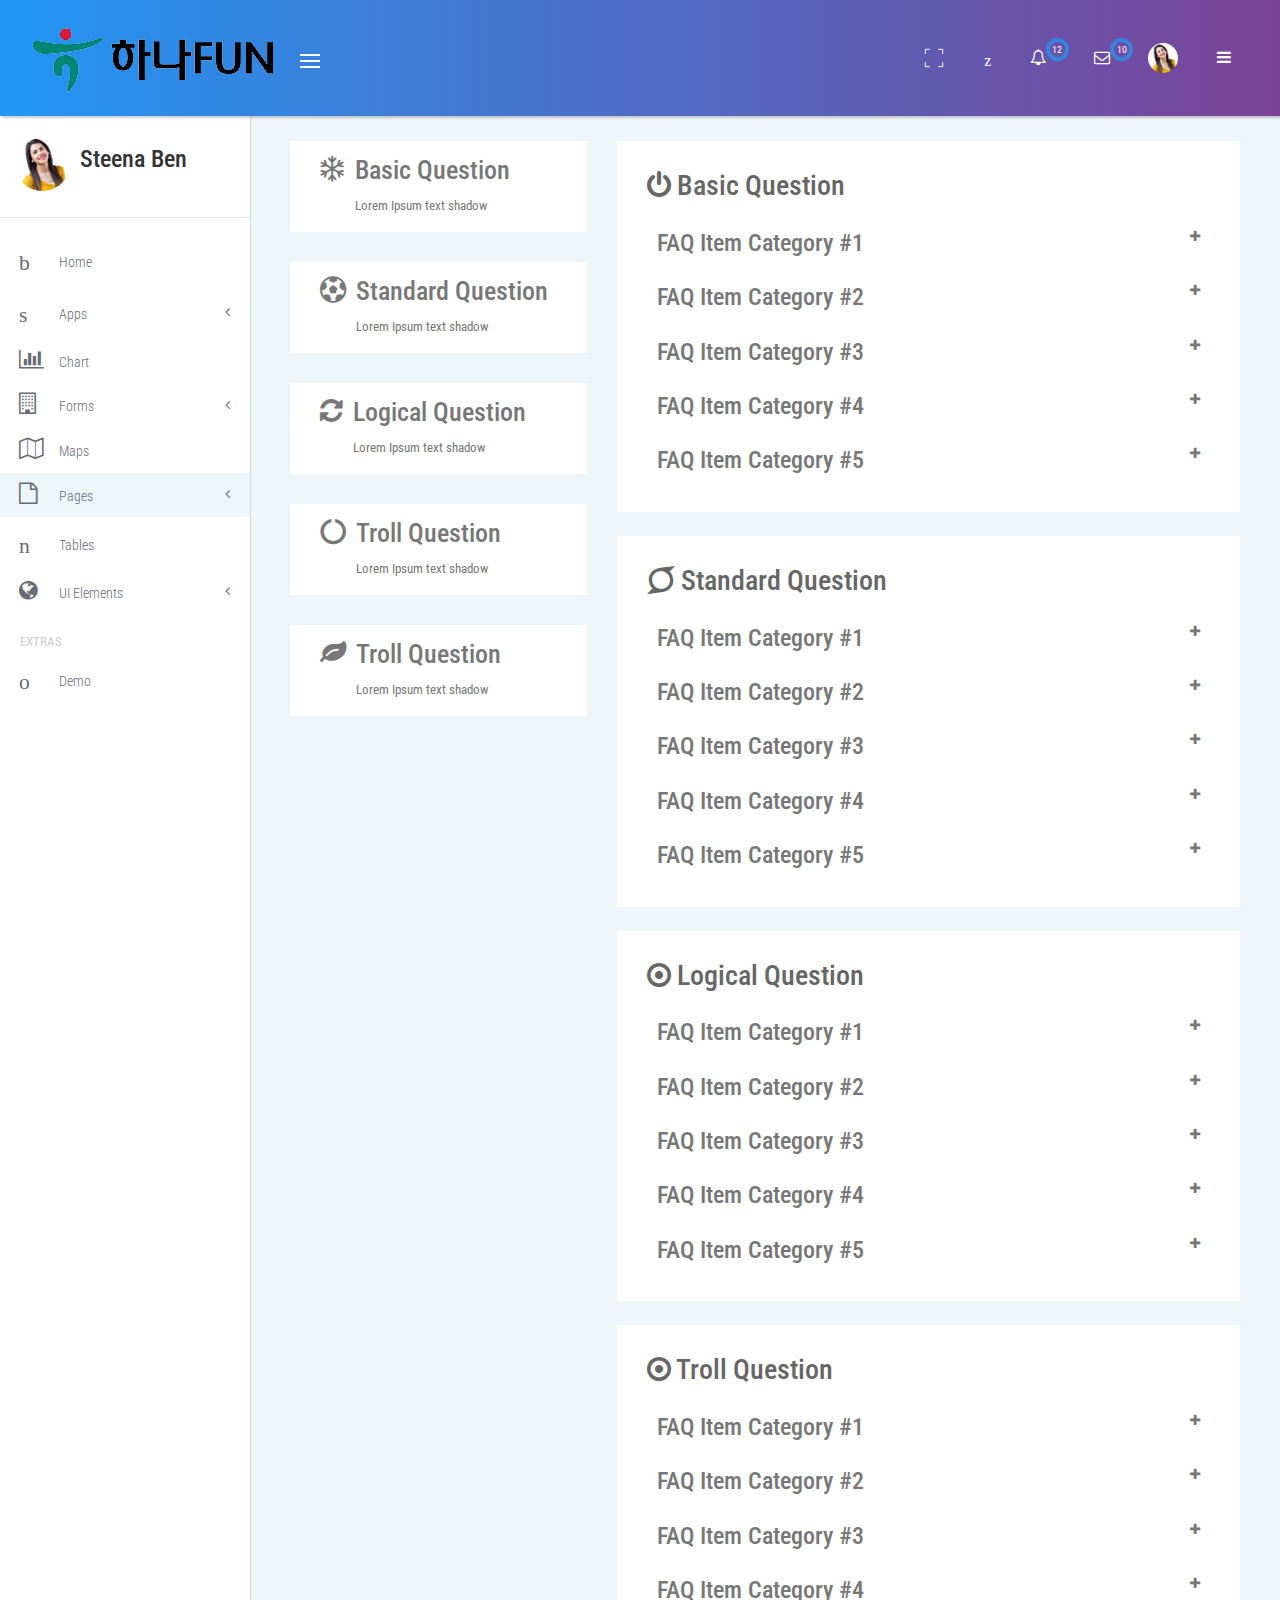
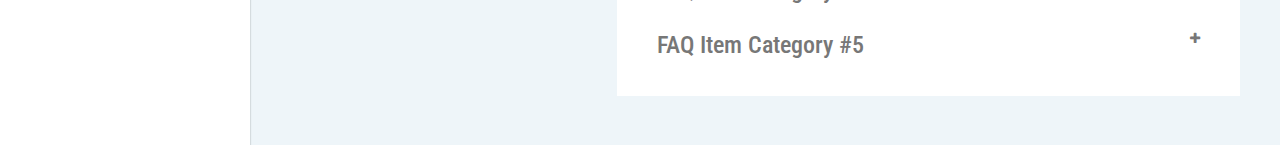
<file: HANAFUN/src/main/webapp/resources/admin/faq.html>
<!--
author: Boostraptheme
author URL: https://boostraptheme.com
License: Creative Commons Attribution 4.0 Unported
License URL: https://creativecommons.org/licenses/by/4.0/
-->

<!DOCTYPE html>
<html>

<head>
    <meta charset="utf-8">
    <meta http-equiv="X-UA-Compatible" content="IE=edge">
    <meta name="description" content="">
    <meta name="viewport" content="width=device-width, initial-scale=1">
    <meta name="robots" content="all,follow">

    <title>Bootstrap Admin Template </title>
    <link rel="shortcut icon" href="img/favicon.ico">
     
    <!-- global stylesheets -->
    <link href="https://fonts.googleapis.com/css?family=Roboto+Condensed" rel="stylesheet">
    <link rel="stylesheet" href="css/bootstrap.min.css">
    <link rel="stylesheet" href="font-awesome-4.7.0/css/font-awesome.min.css">
    <link rel="stylesheet" href="css/font-icon-style.css">
    <link rel="stylesheet" href="css/style.default.css" id="theme-stylesheet">
    
    <!-- Core stylesheets -->
    <link rel="stylesheet" href="css/pages/faq.css">
</head>

<body> 

<!--====================================================
                         MAIN NAVBAR
======================================================-->        
    <header class="header">
        <nav class="navbar navbar-expand-lg ">
            <div class="search-box">
                <button class="dismiss"><i class="icon-close"></i></button>
                <form id="searchForm" action="#" role="search">
                    <input type="search" placeholder="Search Now" class="form-control">
                </form>
            </div>
            <div class="container-fluid ">
                <div class="navbar-holder d-flex align-items-center justify-content-between">
                    <div class="navbar-header">
                        <a href="index.html" class="navbar-brand">
                            <div class="brand-text brand-big hidden-lg-down"><img src="img/logo-white.png" alt="Logo" class="img-fluid"></div>
                            <div class="brand-text brand-small"><img src="img/logo-icon.png" alt="Logo" class="img-fluid"></div>
                        </a>
                        <a id="toggle-btn" href="#" class="menu-btn active">
                            <span></span>
                            <span></span>
                            <span></span>
                        </a>
                    </div>
                </div>
                <ul class="nav-menu list-unstyled d-flex flex-md-row align-items-md-center">
                    <!-- Expand-->
                    <li class="nav-item d-flex align-items-center full_scr_exp"><a class="nav-link" href="#"><img src="img/expand.png" onclick="toggleFullScreen(document.body)" class="img-fluid" alt=""></a></li>
                    <!-- Search-->
                    <li class="nav-item d-flex align-items-center"><a id="search" class="nav-link" href="#"><i class="icon-search"></i></a></li>
                    <!-- Notifications-->
                    <li class="nav-item dropdown"> 
                        <a id="notifications" class="nav-link" rel="nofollow" data-target="#" href="#" data-toggle="dropdown" aria-haspopup="true" aria-expanded="false"><i class="fa fa-bell-o"></i><span class="noti-numb-bg"></span><span class="badge">12</span></a>
                        <ul aria-labelledby="notifications" class="dropdown-menu">
                            <li>
                                <a rel="nofollow" href="#" class="dropdown-item nav-link">
                                    <div class="notification">
                                        <div class="notification-content"><i class="fa fa-envelope bg-red"></i>You have 6 new messages </div>
                                        <div class="notification-time"><small>4 minutes ago</small></div>
                                    </div>
                                </a>
                            </li>
                            <li>
                                <a rel="nofollow" href="#" class="dropdown-item nav-link">
                                    <div class="notification">
                                        <div class="notification-content"><i class="fa fa-twitter bg-skyblue"></i>You have 2 followers</div>
                                        <div class="notification-time"><small>4 minutes ago</small></div>
                                    </div>
                                </a>
                            </li>
                            <li>
                                <a rel="nofollow" href="#" class="dropdown-item nav-link">
                                    <div class="notification">
                                        <div class="notification-content"><i class="fa fa-upload bg-blue"></i>Server Rebooted</div>
                                        <div class="notification-time"><small>4 minutes ago</small></div>
                                    </div>
                                </a>
                            </li>
                            <li>
                                <a rel="nofollow" href="#" class="dropdown-item nav-link">
                                    <div class="notification">
                                        <div class="notification-content"><i class="fa fa-twitter bg-skyblue"></i>You have 2 followers</div>
                                        <div class="notification-time"><small>10 minutes ago</small></div>
                                    </div>
                                </a>
                            </li>
                            <li><a rel="nofollow" href="#" class="dropdown-item all-notifications text-center"> <strong>view all notifications                                            </strong></a></li>
                        </ul>
                    </li>
                    <!-- Messages                        -->
                    <li class="nav-item dropdown"> <a id="messages" class="nav-link logout" rel="nofollow" data-target="#" href="#" data-toggle="dropdown" aria-haspopup="true" aria-expanded="false"><i class="fa fa-envelope-o"></i><span class="noti-numb-bg"></span><span class="badge">10</span></a>
                        <ul aria-labelledby="messages" class="dropdown-menu">
                            <li>
                                <a rel="nofollow" href="#" class="dropdown-item d-flex">
                                    <div class="msg-profile"> <img src="img/avatar-1.jpg" alt="..." class="img-fluid rounded-circle"></div>
                                    <div class="msg-body">
                                        <h3 class="h5 msg-nav-h3">Jason Doe</h3><span>Sent You Message</span>
                                    </div>
                                </a>
                            </li>
                            <li>
                                <a rel="nofollow" href="#" class="dropdown-item d-flex">
                                    <div class="msg-profile"> <img src="img/avatar-2.jpg" alt="..." class="img-fluid rounded-circle"></div>
                                    <div class="msg-body">
                                        <h3 class="h5 msg-nav-h3">Frank Williams</h3><span>Sent You Message</span>
                                    </div>
                                </a>
                            </li>
                            <li>
                                <a rel="nofollow" href="#" class="dropdown-item d-flex">
                                    <div class="msg-profile"> <img src="img/avatar-3.jpg" alt="..." class="img-fluid rounded-circle"></div>
                                    <div class="msg-body">
                                        <h3 class="h5 msg-nav-h3">Ashley Wood</h3><span>Sent You Message</span>
                                    </div>
                                </a>
                            </li>
                            <li><a rel="nofollow" href="#" class="dropdown-item all-notifications text-center"> <strong>Read all messages    </strong></a></li>
                        </ul>
                    </li> 
                    <li class="nav-item dropdown"><a id="profile" class="nav-link logout" data-target="#" href="#" data-toggle="dropdown" aria-haspopup="true" aria-expanded="false"><img src="img/avatar-1.jpg" alt="..." class="img-fluid rounded-circle" style="height: 30px; width: 30px;"></a>
                        <ul aria-labelledby="profile" class="dropdown-menu profile">
                            <li>
                                <a rel="nofollow" href="#" class="dropdown-item d-flex">
                                    <div class="msg-profile"> <img src="img/avatar-1.jpg" alt="..." class="img-fluid rounded-circle"></div>
                                    <div class="msg-body">
                                        <h3 class="h5">Steena Ben</h3><span>steenaben@Businessbox.com</span>
                                    </div>
                                </a>
                                <hr>
                            </li>
                            <li>
                                <a rel="nofollow" href="profile.html" class="dropdown-item">
                                    <div class="notification">
                                        <div class="notification-content"><i class="fa fa-user "></i>My Profile</div>
                                    </div>
                                </a>
                            </li>
                            <li>
                                <a rel="nofollow" href="profile.html" class="dropdown-item">
                                    <div class="notification">
                                        <div class="notification-content"><i class="fa fa-envelope-o"></i>Inbox</div> 
                                    </div>
                                </a>
                            </li>
                            <li>
                                <a rel="nofollow" href="profile.html" class="dropdown-item">
                                    <div class="notification">
                                        <div class="notification-content"><i class="fa fa-cog"></i>Setting</div>
                                    </div>
                                </a>
                                <hr>
                            </li>
                            <li>
                                <a rel="nofollow" href="profile.html" class="dropdown-item">
                                    <div class="notification">
                                        <div class="notification-content"><i class="fa fa-power-off"></i>Logout</div>
                                    </div>
                                </a> 
                            </li>
                        </ul>
                    </li>
                    <li class="nav-item d-flex align-items-center"><a id="menu-toggle-right" class="nav-link" href="#"><i class="fa fa-bars"></i></a></li>
                    <nav id="sidebar-wrapper">
                      <div class="sidebar-nav"> 
                        <div class="tab" role="tabpanel"> 
                            <ul class="nav nav-tabs" role="tablist">
                              <li class="nav-item ">
                                <a class="nav-link active" href="#live" role="tab" data-toggle="tab"><i class="fa fa-globe"></i> Live</a>
                              </li>
                              <li class="nav-item">
                                <a class="nav-link" href="#trend" role="tab" data-toggle="tab"><i class="fa fa-rocket"></i> Trending</a>
                              </li> 
                            </ul> 
                            <div class="tab-content tabs">
                              <div role="tabpanel" class="tab-pane fade show active" id="live">
                                <h3>Connect Live</h3>
                                <div class="content newsf-list">
                                    <ul class="list-unstyled">
                                        <li class="border border-primary">
                                            <a rel="nofollow " href="#" class=" d-flex">
                                                <div class="news-f-img"> <img src="img/avatar-2.jpg" alt="..." class="img-fluid rounded-circle"></div>
                                                <div class="msg-body">
                                                    <h6 class="h5 msg-nav-h6">New Innovation world</h6>
                                                    <small>Tech soft is great innovation for...</small>
                                                </div>
                                            </a>
                                        </li>
                                        <li class="border border-success">
                                            <a rel="nofollow" href="#" class=" d-flex">
                                                <div class="news-f-img"> <img src="img/avatar-3.jpg" alt="..." class="img-fluid rounded-circle"></div>
                                                <div class="msg-body">
                                                    <h6 class="h5 msg-nav-h6">Modified hand-cart</h6>
                                                    <small>The idea is to incorporate easy...</small>
                                                </div>
                                            </a>
                                        </li>
                                        <li class="border border-info">
                                            <a rel="nofollow" href="#" class=" d-flex">
                                                <div class="news-f-img"> <img src="img/avatar-4.jpg" alt="..." class="img-fluid rounded-circle"></div>
                                                <div class="msg-body">
                                                    <h6 class="h5 msg-nav-h6">Low cost Modern printer</h6>
                                                    <small>A dot matrix printer modified at...</small>
                                                </div>
                                            </a>
                                        </li>
                                        <li class="border border-primary">
                                            <a rel="nofollow" href="#" class=" d-flex">
                                                <div class="news-f-img"> <img src="img/avatar-1.jpg" alt="..." class="img-fluid rounded-circle"></div>
                                                <div class="msg-body">
                                                    <h6 class="h5 msg-nav-h6">Low cost Modern printer</h6>
                                                    <small>A dot matrix printer modified at...</small>
                                                </div>
                                            </a>
                                        </li>
                                        <li class="border border-success">
                                            <a rel="nofollow" href="#" class=" d-flex">
                                                <div class="news-f-img"> <img src="img/avatar-2.jpg" alt="..." class="img-fluid rounded-circle"></div>
                                                <div class="msg-body">
                                                    <h6 class="h5 msg-nav-h6">Low cost Modern printer</h6>
                                                    <small>A dot matrix printer modified at...</small>
                                                </div>
                                            </a>
                                        </li> 
                                        <li class="border border-info">
                                            <a rel="nofollow" href="#" class=" d-flex">
                                                <div class="news-f-img"> <img src="img/avatar-3.jpg" alt="..." class="img-fluid rounded-circle"></div>
                                                <div class="msg-body">
                                                    <h6 class="h5 msg-nav-h6">Low cost Modern printer</h6>
                                                    <small>A dot matrix printer modified at...</small>
                                                </div>
                                            </a>
                                        </li> 
                                    </ul>
                                </div>
                              </div>
                              <div role="tabpanel" class="tab-pane fade" id="trend">
                                <div class="card card-c2" style="box-shadow: 0 0 0;">
                                    <div class="header">
                                        <h3 class="title">Trending Items</h3>
                                        <p class="category">Last Campaign Performance</p>
                                    </div>
                                    <div class="content">
                                        <canvas class="ct-chart" id="myChart-nav" height="250"></canvas>
                                        <div class="footer">
                                            <div class="legend">
                                                <i class="fa fa-circle text-info"></i> Open
                                                <i class="fa fa-circle text-danger"></i> Bounce
                                                <i class="fa fa-circle text-warning"></i> Unsubscribe
                                            </div>
                                            <hr>
                                            <div class="stats">
                                                <i class="fa fa-clock-o"></i> Campaign sent 2 days ago
                                            </div>
                                        </div>
                                    </div>
                                </div>
                              </div>
                           </div>
                      </div>
                    </nav>
                </ul> 
            </div>
        </nav>
    </header>
 
<!--====================================================
                        PAGE CONTENT
======================================================-->
    <div class="page-content d-flex align-items-stretch">

        <!--***** SIDE NAVBAR *****-->
        <nav class="side-navbar">
            <div class="sidebar-header d-flex align-items-center">
                <div class="avatar"><img src="img/avatar-1.jpg" alt="..." class="img-fluid rounded-circle"></div>
                <div class="title">
                    <h1 class="h4">Steena Ben</h1>
                </div>
            </div>
            <hr>
            <!-- Sidebar Navidation Menus-->
            <ul class="list-unstyled">
                <li> <a href="index.html"><i class="icon-home"></i>Home</a></li>
                <li><a href="#apps" aria-expanded="false" data-toggle="collapse"> <i class="icon-interface-windows"></i>Apps </a>
                    <ul id="apps" class="collapse list-unstyled">
                        <li><a href="calendar.html">Calendar</a></li> 
                        <li><a href="email.html">Email</a></li> 
                        <li><a href="media.html">Media</a></li> 
                        <li><a href="invoice.html">Invoice</a></li> 
                    </ul>
                </li>
                <li> <a href="chart.html"> <i class="fa fa-bar-chart"></i>Chart </a></li>
                <li><a href="#forms" aria-expanded="false" data-toggle="collapse"> <i class="fa fa-building-o"></i>Forms </a>
                    <ul id="forms" class="collapse list-unstyled">
                        <li><a href="basic-form.html">Basic Form</a></li> 
                        <li><a href="form-layouts.html">Form Layouts</a></li> 
                    </ul>
                </li>
                <li> <a href="maps.html"> <i class="fa fa-map-o"></i>Maps </a></li>
                <li class="active"><a href="#pages" aria-expanded="false" data-toggle="collapse"> <i class="fa fa-file-o"></i>Pages </a>
                    <ul id="pages" class="collapse list-unstyled">
                        <li class="active"><a href="faq.html">FAQ</a></li> 
                        <li><a href="empty.html">Empty</a></li> 
                        <li><a href="gallery.html">Gallery</a></li> 
                        <li><a href="login.html">Log In</a></li> 
                        <li><a href="register.html">Register</a></li> 
                        <li><a href="search-result.html">Search Result</a></li> 
                        <li><a href="404.html">404</a></li> 
                    </ul>
                </li>
                <li> <a href="tables.html"> <i class="icon-grid"></i>Tables </a></li> 
                <li><a href="#elements" aria-expanded="false" data-toggle="collapse"> <i class="fa fa-globe"></i>UI Elements </a>
                    <ul id="elements" class="collapse list-unstyled">
                        <li><a href="ui-buttons.html">Buttons</a></li> 
                        <li><a href="ui-cards.html">Cards</a></li> 
                        <li><a href="ui-progressbars.html">Progress Bar</a></li> 
                        <li><a href="ui-timeline.html">Timeline</a></li>  
                    </ul>
                </li>
            </ul><span class="heading">Extras</span>
            <ul class="list-unstyled"> 
                <li> <a href="#"> <i class="icon-picture"></i>Demo </a></li>
            </ul>
        </nav>

        <div class="content-inner chart-cont">

            <!--***** CONTENT *****-->     
            <div class="container"> 
              <div class="row">
                <div class="col-md-4" >
                    <nav class="nav vert-tab flex-column">
                      <a class="nav-link tab-faq js-scroll-trigger active" href="#FAQ1">
                        <h3><i class="fa fa-snowflake-o"></i> Basic Question </h3>
                        <small>Lorem Ipsum text shadow</small>
                      </a>
                      <a class="nav-link js-scroll-trigger tab-faq" href="#FAQ2">
                        <h3><i class="fa fa-soccer-ball-o"></i> Standard Question </h3>
                        <small>Lorem Ipsum text shadow</small>
                      </a>
                      <a class="nav-link js-scroll-trigger tab-faq" href="#FAQ3">
                        <h3><i class="fa fa-refresh"></i> Logical Question </h3>
                        <small>Lorem Ipsum text shadow</small>
                      </a>
                      <a class="nav-link js-scroll-trigger tab-faq" href="#FAQ4">
                        <h3><i class="fa fa-circle-o-notch"></i> Troll Question </h3>
                        <small>Lorem Ipsum text shadow</small>
                      </a>
                      <a class="nav-link js-scroll-trigger tab-faq" href="#FAQ4">
                        <h3><i class="fa fa-leaf"></i> Troll Question </h3>
                        <small>Lorem Ipsum text shadow</small>
                      </a>  
                    </nav>
                </div>
                <div class="col-md-8" >
                    <div class="faq-cont" id="FAQ1">
                        <div class="faq-heading-cont">
                            <h3><i class="fa fa-power-off"></i> Basic Question</h3>
                        </div>
                        <div class="panel-group" id="accordion-1">
                            <div class="panel panel-default panel-faq">
                                <div class="panel-heading">
                                    <a data-toggle="collapse" data-parent="#accordion-1" href="#faq-sub-cat1-1">
                                        <h4 class="panel-title">
                                            FAQ Item Category #1
                                            <span class="pull-right"><i class="fa fa-plus"></i></span>
                                        </h4>
                                    </a>
                                </div>
                                <div id="faq-sub-cat1-1" class="panel-collapse collapse">
                                    <div class="panel-body">
                                        Anim pariatur cliche reprehenderit, enim eiusmod high life accusamus terry richardson ad squid. 3 wolf moon officia aute, non cupidatat skateboard dolor brunch. Food truck quinoa nesciunt laborum eiusmod. Brunch 3 wolf moon tempor, sunt aliqua put a bird on it squid single-origin coffee nulla assumenda shoreditch et. Nihil anim keffiyeh helvetica, craft beer labore wes anderson cred nesciunt sapiente ea proident. Ad vegan excepteur butcher vice lomo. Leggings occaecat craft beer farm-to-table, raw denim aesthetic synth nesciunt you probably haven't heard of them accusamus labore sustainable VHS.
                                    </div>
                                </div>
                            </div>
                            <div class="panel panel-default panel-faq">
                                <div class="panel-heading">
                                    <a data-toggle="collapse" data-parent="#accordion-1" href="#faq-sub-cat1-2">
                                        <h4 class="panel-title">
                                            FAQ Item Category #2
                                            <span class="pull-right"><i class="fa fa-plus"></i></span>
                                        </h4>
                                    </a>
                                </div>
                                <div id="faq-sub-cat1-2" class="panel-collapse collapse">
                                    <div class="panel-body">
                                        Anim pariatur cliche reprehenderit, enim eiusmod high life accusamus terry richardson ad squid. 3 wolf moon officia aute, non cupidatat skateboard dolor brunch. Food truck quinoa nesciunt laborum eiusmod. Brunch 3 wolf moon tempor, sunt aliqua put a bird on it squid single-origin coffee nulla assumenda shoreditch et. Nihil anim keffiyeh helvetica, craft beer labore wes anderson cred nesciunt sapiente ea proident. Ad vegan excepteur butcher vice lomo. Leggings occaecat craft beer farm-to-table, raw denim aesthetic synth nesciunt you probably haven't heard of them accusamus labore sustainable VHS.
                                    </div>
                                </div>
                            </div>
                            <div class="panel panel-default panel-faq">
                                <div class="panel-heading">
                                    <a data-toggle="collapse" data-parent="#accordion-1" href="#faq-sub-cat1-3">
                                        <h4 class="panel-title">
                                            FAQ Item Category #3
                                            <span class="pull-right"><i class="fa fa-plus"></i></span>
                                        </h4>
                                    </a>
                                </div>
                                <div id="faq-sub-cat1-3" class="panel-collapse collapse">
                                    <div class="panel-body">
                                        Anim pariatur cliche reprehenderit, enim eiusmod high life accusamus terry richardson ad squid. 3 wolf moon officia aute, non cupidatat skateboard dolor brunch. Food truck quinoa nesciunt laborum eiusmod. Brunch 3 wolf moon tempor, sunt aliqua put a bird on it squid single-origin coffee nulla assumenda shoreditch et. Nihil anim keffiyeh helvetica, craft beer labore wes anderson cred nesciunt sapiente ea proident. Ad vegan excepteur butcher vice lomo. Leggings occaecat craft beer farm-to-table, raw denim aesthetic synth nesciunt you probably haven't heard of them accusamus labore sustainable VHS.
                                    </div>
                                </div>
                            </div>
                            <div class="panel panel-default panel-faq">
                                <div class="panel-heading">
                                    <a data-toggle="collapse" data-parent="#accordion-1" href="#faq-sub-cat1-4">
                                        <h4 class="panel-title">
                                            FAQ Item Category #4
                                            <span class="pull-right"><i class="fa fa-plus"></i></span>
                                        </h4>
                                    </a>
                                </div>
                                <div id="faq-sub-cat1-4" class="panel-collapse collapse">
                                    <div class="panel-body">
                                        Anim pariatur cliche reprehenderit, enim eiusmod high life accusamus terry richardson ad squid. 3 wolf moon officia aute, non cupidatat skateboard dolor brunch. Food truck quinoa nesciunt laborum eiusmod. Brunch 3 wolf moon tempor, sunt aliqua put a bird on it squid single-origin coffee nulla assumenda shoreditch et. Nihil anim keffiyeh helvetica, craft beer labore wes anderson cred nesciunt sapiente ea proident. Ad vegan excepteur butcher vice lomo. Leggings occaecat craft beer farm-to-table, raw denim aesthetic synth nesciunt you probably haven't heard of them accusamus labore sustainable VHS.
                                    </div>
                                </div>
                            </div>
                            <div class="panel panel-default panel-faq">
                                <div class="panel-heading">
                                    <a data-toggle="collapse" data-parent="#accordion-1" href="#faq-sub-cat1-5">
                                        <h4 class="panel-title">
                                            FAQ Item Category #5
                                            <span class="pull-right"><i class="fa fa-plus"></i></span>
                                        </h4>
                                    </a>
                                </div>
                                <div id="faq-sub-cat1-5" class="panel-collapse collapse">
                                    <div class="panel-body">
                                        Anim pariatur cliche reprehenderit, enim eiusmod high life accusamus terry richardson ad squid. 3 wolf moon officia aute, non cupidatat skateboard dolor brunch. Food truck quinoa nesciunt laborum eiusmod. Brunch 3 wolf moon tempor, sunt aliqua put a bird on it squid single-origin coffee nulla assumenda shoreditch et. Nihil anim keffiyeh helvetica, craft beer labore wes anderson cred nesciunt sapiente ea proident. Ad vegan excepteur butcher vice lomo. Leggings occaecat craft beer farm-to-table, raw denim aesthetic synth nesciunt you probably haven't heard of them accusamus labore sustainable VHS.
                                    </div>
                                </div>
                            </div>
                        </div>
                    </div><br>
                    <div class="faq-cont" id="FAQ2">
                        <div class="faq-heading-cont">
                            <h3><i class="fa fa-superpowers"></i> Standard Question</h3>
                        </div>
                        <div class="panel-group" id="accordion-2">
                            <div class="panel panel-default panel-faq">
                                <div class="panel-heading">
                                    <a data-toggle="collapse" data-parent="#accordion-2" href="#faq-sub-cat2-1">
                                        <h4 class="panel-title">
                                            FAQ Item Category #1
                                            <span class="pull-right"><i class="fa fa-plus"></i></span>
                                        </h4>
                                    </a>
                                </div>
                                <div id="faq-sub-cat2-1" class="panel-collapse collapse">
                                    <div class="panel-body">
                                        Anim pariatur cliche reprehenderit, enim eiusmod high life accusamus terry richardson ad squid. 3 wolf moon officia aute, non cupidatat skateboard dolor brunch. Food truck quinoa nesciunt laborum eiusmod. Brunch 3 wolf moon tempor, sunt aliqua put a bird on it squid single-origin coffee nulla assumenda shoreditch et. Nihil anim keffiyeh helvetica, craft beer labore wes anderson cred nesciunt sapiente ea proident. Ad vegan excepteur butcher vice lomo. Leggings occaecat craft beer farm-to-table, raw denim aesthetic synth nesciunt you probably haven't heard of them accusamus labore sustainable VHS.
                                    </div>
                                </div>
                            </div>
                            <div class="panel panel-default panel-faq">
                                <div class="panel-heading">
                                    <a data-toggle="collapse" data-parent="#accordion-2" href="#faq-sub-cat2-2">
                                        <h4 class="panel-title">
                                            FAQ Item Category #2
                                            <span class="pull-right"><i class="fa fa-plus"></i></span>
                                        </h4>
                                    </a>
                                </div>
                                <div id="faq-sub-cat2-2" class="panel-collapse collapse">
                                    <div class="panel-body">
                                        Anim pariatur cliche reprehenderit, enim eiusmod high life accusamus terry richardson ad squid. 3 wolf moon officia aute, non cupidatat skateboard dolor brunch. Food truck quinoa nesciunt laborum eiusmod. Brunch 3 wolf moon tempor, sunt aliqua put a bird on it squid single-origin coffee nulla assumenda shoreditch et. Nihil anim keffiyeh helvetica, craft beer labore wes anderson cred nesciunt sapiente ea proident. Ad vegan excepteur butcher vice lomo. Leggings occaecat craft beer farm-to-table, raw denim aesthetic synth nesciunt you probably haven't heard of them accusamus labore sustainable VHS.
                                    </div>
                                </div>
                            </div>
                            <div class="panel panel-default panel-faq">
                                <div class="panel-heading">
                                    <a data-toggle="collapse" data-parent="#accordion-2" href="#faq-sub-cat2-3">
                                        <h4 class="panel-title">
                                            FAQ Item Category #3
                                            <span class="pull-right"><i class="fa fa-plus"></i></span>
                                        </h4>
                                    </a>
                                </div>
                                <div id="faq-sub-cat2-3" class="panel-collapse collapse">
                                    <div class="panel-body">
                                        Anim pariatur cliche reprehenderit, enim eiusmod high life accusamus terry richardson ad squid. 3 wolf moon officia aute, non cupidatat skateboard dolor brunch. Food truck quinoa nesciunt laborum eiusmod. Brunch 3 wolf moon tempor, sunt aliqua put a bird on it squid single-origin coffee nulla assumenda shoreditch et. Nihil anim keffiyeh helvetica, craft beer labore wes anderson cred nesciunt sapiente ea proident. Ad vegan excepteur butcher vice lomo. Leggings occaecat craft beer farm-to-table, raw denim aesthetic synth nesciunt you probably haven't heard of them accusamus labore sustainable VHS.
                                    </div>
                                </div>
                            </div>
                            <div class="panel panel-default panel-faq">
                                <div class="panel-heading">
                                    <a data-toggle="collapse" data-parent="#accordion-2" href="#faq-sub-cat2-4">
                                        <h4 class="panel-title">
                                            FAQ Item Category #4
                                            <span class="pull-right"><i class="fa fa-plus"></i></span>
                                        </h4>
                                    </a>
                                </div>
                                <div id="faq-sub-cat2-4" class="panel-collapse collapse">
                                    <div class="panel-body">
                                        Anim pariatur cliche reprehenderit, enim eiusmod high life accusamus terry richardson ad squid. 3 wolf moon officia aute, non cupidatat skateboard dolor brunch. Food truck quinoa nesciunt laborum eiusmod. Brunch 3 wolf moon tempor, sunt aliqua put a bird on it squid single-origin coffee nulla assumenda shoreditch et. Nihil anim keffiyeh helvetica, craft beer labore wes anderson cred nesciunt sapiente ea proident. Ad vegan excepteur butcher vice lomo. Leggings occaecat craft beer farm-to-table, raw denim aesthetic synth nesciunt you probably haven't heard of them accusamus labore sustainable VHS.
                                    </div>
                                </div>
                            </div>
                            <div class="panel panel-default panel-faq">
                                <div class="panel-heading">
                                    <a data-toggle="collapse" data-parent="#accordion-2" href="#faq-sub-cat2-5">
                                        <h4 class="panel-title">
                                            FAQ Item Category #5
                                            <span class="pull-right"><i class="fa fa-plus"></i></span>
                                        </h4>
                                    </a>
                                </div>
                                <div id="faq-sub-cat2-5" class="panel-collapse collapse">
                                    <div class="panel-body">
                                        Anim pariatur cliche reprehenderit, enim eiusmod high life accusamus terry richardson ad squid. 3 wolf moon officia aute, non cupidatat skateboard dolor brunch. Food truck quinoa nesciunt laborum eiusmod. Brunch 3 wolf moon tempor, sunt aliqua put a bird on it squid single-origin coffee nulla assumenda shoreditch et. Nihil anim keffiyeh helvetica, craft beer labore wes anderson cred nesciunt sapiente ea proident. Ad vegan excepteur butcher vice lomo. Leggings occaecat craft beer farm-to-table, raw denim aesthetic synth nesciunt you probably haven't heard of them accusamus labore sustainable VHS.
                                    </div>
                                </div>
                            </div>
                        </div>
                    </div><br>
                    <div class="faq-cont" id="FAQ3">
                        <div class="faq-heading-cont">
                            <h3><i class="fa fa-dot-circle-o"></i> Logical Question</h3>
                        </div>
                        <div class="panel-group" id="accordion-3">
                            <div class="panel panel-default panel-faq">
                                <div class="panel-heading">
                                    <a data-toggle="collapse" data-parent="#accordion-3" href="#faq-sub3-1">
                                        <h4 class="panel-title">
                                            FAQ Item Category #1
                                            <span class="pull-right"><i class="fa fa-plus"></i></span>
                                        </h4>
                                    </a>
                                </div>
                                <div id="faq-sub3-1" class="panel-collapse collapse">
                                    <div class="panel-body">
                                        Anim pariatur cliche reprehenderit, enim eiusmod high life accusamus terry richardson ad squid. 3 wolf moon officia aute, non cupidatat skateboard dolor brunch. Food truck quinoa nesciunt laborum eiusmod. Brunch 3 wolf moon tempor, sunt aliqua put a bird on it squid single-origin coffee nulla assumenda shoreditch et. Nihil anim keffiyeh helvetica, craft beer labore wes anderson cred nesciunt sapiente ea proident. Ad vegan excepteur butcher vice lomo. Leggings occaecat craft beer farm-to-table, raw denim aesthetic synth nesciunt you probably haven't heard of them accusamus labore sustainable VHS.
                                    </div>
                                </div>
                            </div>
                            <div class="panel panel-default panel-faq">
                                <div class="panel-heading">
                                    <a data-toggle="collapse" data-parent="#accordion-3" href="#faq-sub3-2">
                                        <h4 class="panel-title">
                                            FAQ Item Category #2
                                            <span class="pull-right"><i class="fa fa-plus"></i></span>
                                        </h4>
                                    </a>
                                </div>
                                <div id="faq-sub3-2" class="panel-collapse collapse">
                                    <div class="panel-body">
                                        Anim pariatur cliche reprehenderit, enim eiusmod high life accusamus terry richardson ad squid. 3 wolf moon officia aute, non cupidatat skateboard dolor brunch. Food truck quinoa nesciunt laborum eiusmod. Brunch 3 wolf moon tempor, sunt aliqua put a bird on it squid single-origin coffee nulla assumenda shoreditch et. Nihil anim keffiyeh helvetica, craft beer labore wes anderson cred nesciunt sapiente ea proident. Ad vegan excepteur butcher vice lomo. Leggings occaecat craft beer farm-to-table, raw denim aesthetic synth nesciunt you probably haven't heard of them accusamus labore sustainable VHS.
                                    </div>
                                </div>
                            </div>
                            <div class="panel panel-default panel-faq">
                                <div class="panel-heading">
                                    <a data-toggle="collapse" data-parent="#accordion-3" href="#faq-sub3-3">
                                        <h4 class="panel-title">
                                            FAQ Item Category #3
                                            <span class="pull-right"><i class="fa fa-plus"></i></span>
                                        </h4>
                                    </a>
                                </div>
                                <div id="faq-sub3-3" class="panel-collapse collapse">
                                    <div class="panel-body">
                                        Anim pariatur cliche reprehenderit, enim eiusmod high life accusamus terry richardson ad squid. 3 wolf moon officia aute, non cupidatat skateboard dolor brunch. Food truck quinoa nesciunt laborum eiusmod. Brunch 3 wolf moon tempor, sunt aliqua put a bird on it squid single-origin coffee nulla assumenda shoreditch et. Nihil anim keffiyeh helvetica, craft beer labore wes anderson cred nesciunt sapiente ea proident. Ad vegan excepteur butcher vice lomo. Leggings occaecat craft beer farm-to-table, raw denim aesthetic synth nesciunt you probably haven't heard of them accusamus labore sustainable VHS.
                                    </div>
                                </div>
                            </div>
                            <div class="panel panel-default panel-faq">
                                <div class="panel-heading">
                                    <a data-toggle="collapse" data-parent="#accordion-3" href="#faq-sub3-4">
                                        <h4 class="panel-title">
                                            FAQ Item Category #4
                                            <span class="pull-right"><i class="fa fa-plus"></i></span>
                                        </h4>
                                    </a>
                                </div>
                                <div id="faq-sub3-4" class="panel-collapse collapse">
                                    <div class="panel-body">
                                        Anim pariatur cliche reprehenderit, enim eiusmod high life accusamus terry richardson ad squid. 3 wolf moon officia aute, non cupidatat skateboard dolor brunch. Food truck quinoa nesciunt laborum eiusmod. Brunch 3 wolf moon tempor, sunt aliqua put a bird on it squid single-origin coffee nulla assumenda shoreditch et. Nihil anim keffiyeh helvetica, craft beer labore wes anderson cred nesciunt sapiente ea proident. Ad vegan excepteur butcher vice lomo. Leggings occaecat craft beer farm-to-table, raw denim aesthetic synth nesciunt you probably haven't heard of them accusamus labore sustainable VHS.
                                    </div>
                                </div>
                            </div>
                            <div class="panel panel-default panel-faq">
                                <div class="panel-heading">
                                    <a data-toggle="collapse" data-parent="#accordion-3" href="#faq-sub3-5">
                                        <h4 class="panel-title">
                                            FAQ Item Category #5
                                            <span class="pull-right"><i class="fa fa-plus"></i></span>
                                        </h4>
                                    </a>
                                </div>
                                <div id="faq-sub3-5" class="panel-collapse collapse">
                                    <div class="panel-body">
                                        Anim pariatur cliche reprehenderit, enim eiusmod high life accusamus terry richardson ad squid. 3 wolf moon officia aute, non cupidatat skateboard dolor brunch. Food truck quinoa nesciunt laborum eiusmod. Brunch 3 wolf moon tempor, sunt aliqua put a bird on it squid single-origin coffee nulla assumenda shoreditch et. Nihil anim keffiyeh helvetica, craft beer labore wes anderson cred nesciunt sapiente ea proident. Ad vegan excepteur butcher vice lomo. Leggings occaecat craft beer farm-to-table, raw denim aesthetic synth nesciunt you probably haven't heard of them accusamus labore sustainable VHS.
                                    </div>
                                </div>
                            </div>
                        </div>
                    </div><br>
                    <div class="faq-cont" id="FAQ4">
                        <div class="faq-heading-cont">
                            <h3><i class="fa fa-dot-circle-o"></i> Troll Question</h3>
                        </div>
                        <div class="panel-group" id="accordion-4">
                            <div class="panel panel-default panel-faq">
                                <div class="panel-heading">
                                    <a data-toggle="collapse" data-parent="#accordion-4" href="#faq-sub4-1">
                                        <h4 class="panel-title">
                                            FAQ Item Category #1
                                            <span class="pull-right"><i class="fa fa-plus"></i></span>
                                        </h4>
                                    </a>
                                </div>
                                <div id="faq-sub4-1" class="panel-collapse collapse">
                                    <div class="panel-body">
                                        Anim pariatur cliche reprehenderit, enim eiusmod high life accusamus terry richardson ad squid. 3 wolf moon officia aute, non cupidatat skateboard dolor brunch. Food truck quinoa nesciunt laborum eiusmod. Brunch 3 wolf moon tempor, sunt aliqua put a bird on it squid single-origin coffee nulla assumenda shoreditch et. Nihil anim keffiyeh helvetica, craft beer labore wes anderson cred nesciunt sapiente ea proident. Ad vegan excepteur butcher vice lomo. Leggings occaecat craft beer farm-to-table, raw denim aesthetic synth nesciunt you probably haven't heard of them accusamus labore sustainable VHS.
                                    </div>
                                </div>
                            </div>
                            <div class="panel panel-default panel-faq">
                                <div class="panel-heading">
                                    <a data-toggle="collapse" data-parent="#accordion-4" href="#faq-sub4-2">
                                        <h4 class="panel-title">
                                            FAQ Item Category #2
                                            <span class="pull-right"><i class="fa fa-plus"></i></span>
                                        </h4>
                                    </a>
                                </div>
                                <div id="faq-sub4-2" class="panel-collapse collapse">
                                    <div class="panel-body">
                                        Anim pariatur cliche reprehenderit, enim eiusmod high life accusamus terry richardson ad squid. 3 wolf moon officia aute, non cupidatat skateboard dolor brunch. Food truck quinoa nesciunt laborum eiusmod. Brunch 3 wolf moon tempor, sunt aliqua put a bird on it squid single-origin coffee nulla assumenda shoreditch et. Nihil anim keffiyeh helvetica, craft beer labore wes anderson cred nesciunt sapiente ea proident. Ad vegan excepteur butcher vice lomo. Leggings occaecat craft beer farm-to-table, raw denim aesthetic synth nesciunt you probably haven't heard of them accusamus labore sustainable VHS.
                                    </div>
                                </div>
                            </div>
                            <div class="panel panel-default panel-faq">
                                <div class="panel-heading">
                                    <a data-toggle="collapse" data-parent="#accordion-4" href="#faq-sub4-3">
                                        <h4 class="panel-title">
                                            FAQ Item Category #3
                                            <span class="pull-right"><i class="fa fa-plus"></i></span>
                                        </h4>
                                    </a>
                                </div>
                                <div id="faq-sub4-3" class="panel-collapse collapse">
                                    <div class="panel-body">
                                        Anim pariatur cliche reprehenderit, enim eiusmod high life accusamus terry richardson ad squid. 3 wolf moon officia aute, non cupidatat skateboard dolor brunch. Food truck quinoa nesciunt laborum eiusmod. Brunch 3 wolf moon tempor, sunt aliqua put a bird on it squid single-origin coffee nulla assumenda shoreditch et. Nihil anim keffiyeh helvetica, craft beer labore wes anderson cred nesciunt sapiente ea proident. Ad vegan excepteur butcher vice lomo. Leggings occaecat craft beer farm-to-table, raw denim aesthetic synth nesciunt you probably haven't heard of them accusamus labore sustainable VHS.
                                    </div>
                                </div>
                            </div>
                            <div class="panel panel-default panel-faq">
                                <div class="panel-heading">
                                    <a data-toggle="collapse" data-parent="#accordion-4" href="#faq-sub4-4">
                                        <h4 class="panel-title">
                                            FAQ Item Category #4
                                            <span class="pull-right"><i class="fa fa-plus"></i></span>
                                        </h4>
                                    </a>
                                </div>
                                <div id="faq-sub4-4" class="panel-collapse collapse">
                                    <div class="panel-body">
                                        Anim pariatur cliche reprehenderit, enim eiusmod high life accusamus terry richardson ad squid. 3 wolf moon officia aute, non cupidatat skateboard dolor brunch. Food truck quinoa nesciunt laborum eiusmod. Brunch 3 wolf moon tempor, sunt aliqua put a bird on it squid single-origin coffee nulla assumenda shoreditch et. Nihil anim keffiyeh helvetica, craft beer labore wes anderson cred nesciunt sapiente ea proident. Ad vegan excepteur butcher vice lomo. Leggings occaecat craft beer farm-to-table, raw denim aesthetic synth nesciunt you probably haven't heard of them accusamus labore sustainable VHS.
                                    </div>
                                </div>
                            </div>
                            <div class="panel panel-default panel-faq">
                                <div class="panel-heading">
                                    <a data-toggle="collapse" data-parent="#accordion-4" href="#faq-sub4-5">
                                        <h4 class="panel-title">
                                            FAQ Item Category #5
                                            <span class="pull-right"><i class="fa fa-plus"></i></span>
                                        </h4>
                                    </a>
                                </div>
                                <div id="faq-sub4-5" class="panel-collapse collapse">
                                    <div class="panel-body">
                                        Anim pariatur cliche reprehenderit, enim eiusmod high life accusamus terry richardson ad squid. 3 wolf moon officia aute, non cupidatat skateboard dolor brunch. Food truck quinoa nesciunt laborum eiusmod. Brunch 3 wolf moon tempor, sunt aliqua put a bird on it squid single-origin coffee nulla assumenda shoreditch et. Nihil anim keffiyeh helvetica, craft beer labore wes anderson cred nesciunt sapiente ea proident. Ad vegan excepteur butcher vice lomo. Leggings occaecat craft beer farm-to-table, raw denim aesthetic synth nesciunt you probably haven't heard of them accusamus labore sustainable VHS.
                                    </div>
                                </div>
                            </div>
                        </div>
                    </div><br>
                </div>
              </div>
            </div> 

        </div>
    </div> 

    <!--Global Javascript -->
    <script src="js/jquery.min.js"></script>
    <script src="js/popper/popper.min.js"></script> 
    <script src="js/tether.min.js"></script>
    <script src="js/bootstrap.min.js"></script>
    <script src="js/jquery.cookie.js"></script>
    <script src="js/jquery.easing.min.js"></script>  
    <script src="js/jquery.validate.min.js"></script> 
    <script src="js/chart.min.js"></script> 
    <script src="js/front.js"></script> 
    
    <!--Core Javascript -->
    <script>
        new Chart(document.getElementById("myChart-nav").getContext('2d'), {
          type: 'doughnut',
          data: {
            labels: ["M", "T", "W", "T", "F", "S", "S"],
            datasets: [{
              backgroundColor: [
                "#2ecc71",
                "#3498db",
                "#95a5a6",
                "#9b59b6",
                "#f1c40f",
                "#e74c3c",
                "#34495e"
              ],
              data: [12, 19, 3, 17, 28, 24, 7]
            }]
          },
          options: {
              legend: { display: false },
              title: {
                display: true,
                text: ''
               } 
            }
        });
    </script>
    <script>
        (function($) {
            
            var mn = $(".vert-tab");
            mns = "vert-tab-scrolled";
            $(window).scroll(function() {
                if ($(this).scrollTop() > $('header').height()) {
                    mn.addClass(mns);
                } else {
                    mn.removeClass(mns);
                }
            });

            "use strict";
            $('a.js-scroll-trigger[href*="#"]:not([href="#"])').click(function() {
              if (location.pathname.replace(/^\//, '') == this.pathname.replace(/^\//, '') && location.hostname == this.hostname) 
              {
                var target = $(this.hash);
                target = target.length ? target : $('[name=' + this.hash.slice(1) + ']');
                if (target.length) {
                  $('html, body').animate({
                    scrollTop: (target.offset().top - 22)
                  }, 700, "easeInOutExpo");
                  return false;
                }
              }
            });

            $('.collapse').on('show.bs.collapse', function() {
                var id = $(this).attr('id');
                $('a[href="#' + id + '"]').closest('.panel-heading').addClass('active-faq');
                $('a[href="#' + id + '"] .panel-title span').html('<i class="fa fa-minus"></i>');
            });
            $('.collapse').on('hide.bs.collapse', function() {
                var id = $(this).attr('id');
                $('a[href="#' + id + '"]').closest('.panel-heading').removeClass('active-faq');
                $('a[href="#' + id + '"] .panel-title span').html('<i class="fa fa-plus"></i>');
            });

        })(jQuery);  
    </script>
</body>

</html>
</file>
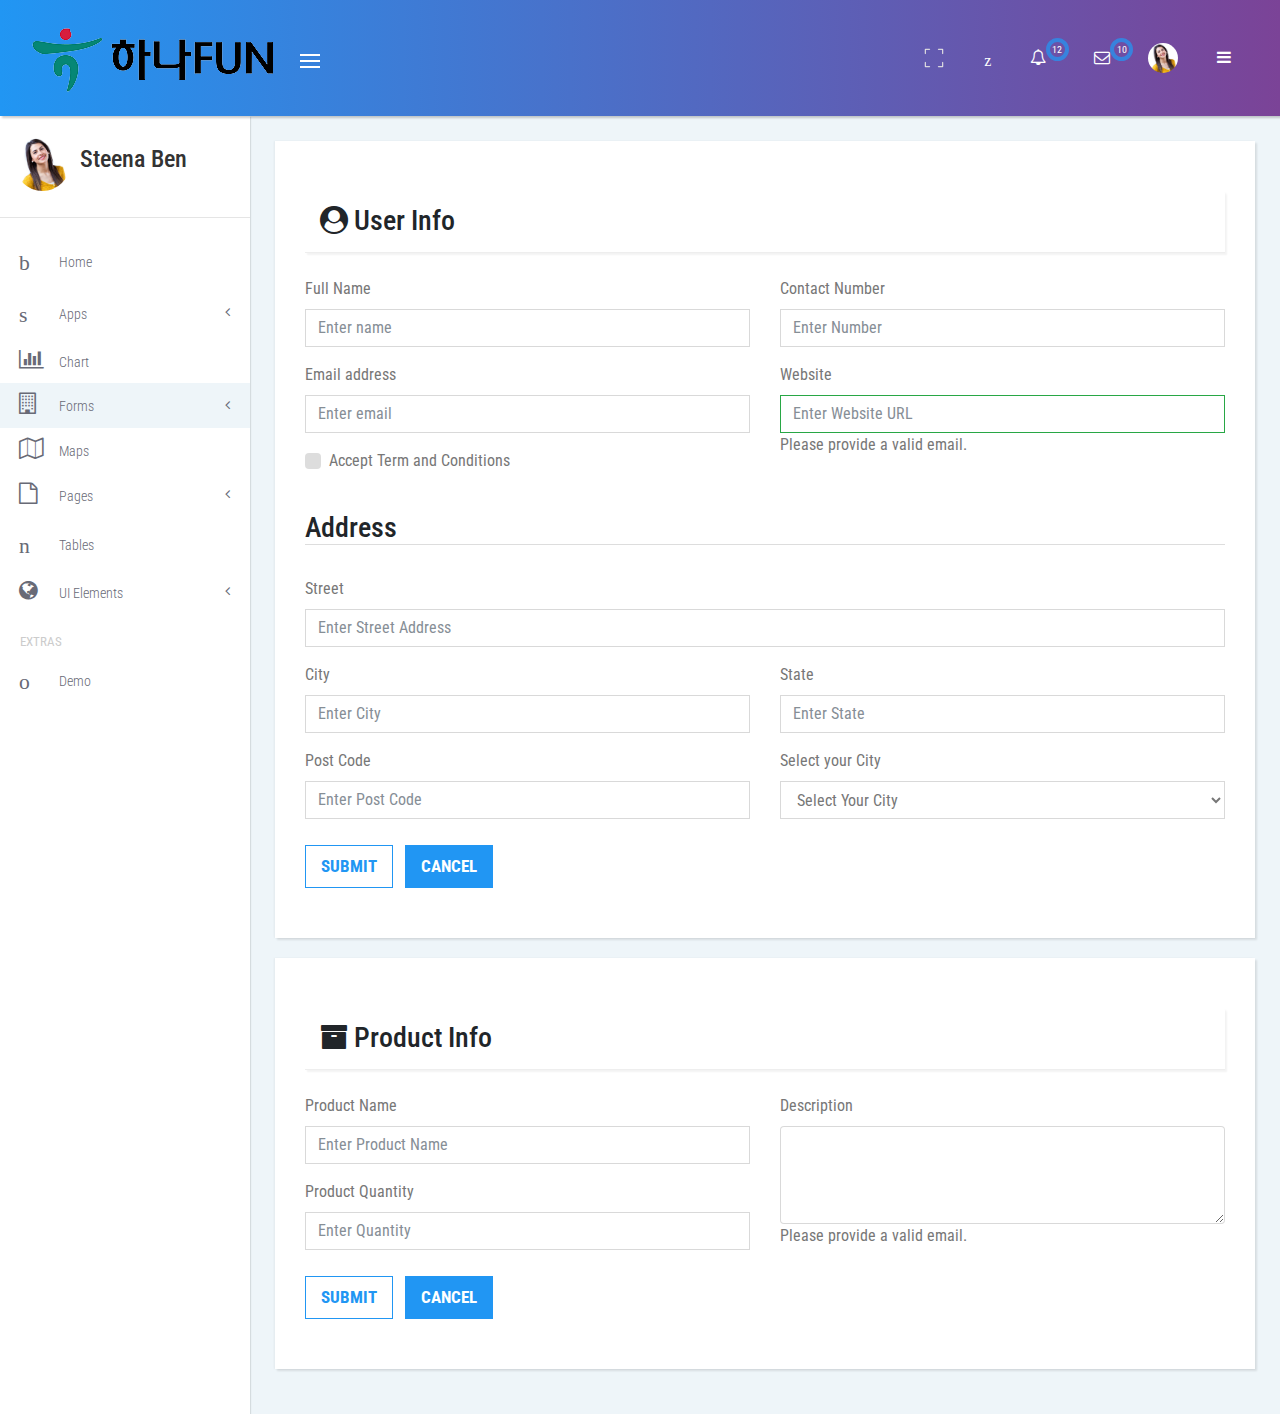
<file: HANAFUN/src/main/webapp/resources/admin/form-layouts.html>
<!--
author: Boostraptheme
author URL: https://boostraptheme.com
License: Creative Commons Attribution 4.0 Unported
License URL: https://creativecommons.org/licenses/by/4.0/
-->

<!DOCTYPE html>
<html>

<head>
    
    <meta charset="utf-8">
    <meta http-equiv="X-UA-Compatible" content="IE=edge">
    <meta name="description" content="">
    <meta name="viewport" content="width=device-width, initial-scale=1">
    <meta name="robots" content="all,follow">

    <title>Bootstrap Admin Template </title>
    <link rel="shortcut icon" href="img/favicon.ico">
    
    <!-- global stylesheets -->
    <link href="https://fonts.googleapis.com/css?family=Roboto+Condensed" rel="stylesheet">
    <link rel="stylesheet" href="css/bootstrap.min.css">
    <link rel="stylesheet" href="font-awesome-4.7.0/css/font-awesome.min.css">
    <link rel="stylesheet" href="css/font-icon-style.css">
    <link rel="stylesheet" href="css/style.default.css" id="theme-stylesheet">

    <!-- Core stylesheets -->
    <link rel="stylesheet" href="css/form.css">
</head>

<body> 

<!--====================================================
                         MAIN NAVBAR
======================================================-->        
    <header class="header">
        <nav class="navbar navbar-expand-lg ">
            <div class="search-box">
                <button class="dismiss"><i class="icon-close"></i></button>
                <form id="searchForm" action="#" role="search">
                    <input type="search" placeholder="Search Now" class="form-control">
                </form>
            </div>
            <div class="container-fluid ">
                <div class="navbar-holder d-flex align-items-center justify-content-between">
                    <div class="navbar-header">
                        <a href="index.html" class="navbar-brand">
                            <div class="brand-text brand-big hidden-lg-down"><img src="img/logo-white.png" alt="Logo" class="img-fluid"></div>
                            <div class="brand-text brand-small"><img src="img/logo-icon.png" alt="Logo" class="img-fluid"></div>
                        </a>
                        <a id="toggle-btn" href="#" class="menu-btn active">
                            <span></span>
                            <span></span>
                            <span></span>
                        </a>
                    </div>
                </div>
                <ul class="nav-menu list-unstyled d-flex flex-md-row align-items-md-center">
                    <!-- Expand-->
                    <li class="nav-item d-flex align-items-center full_scr_exp"><a class="nav-link" href="#"><img src="img/expand.png" onclick="toggleFullScreen(document.body)" class="img-fluid" alt=""></a></li>
                    <!-- Search-->
                    <li class="nav-item d-flex align-items-center"><a id="search" class="nav-link" href="#"><i class="icon-search"></i></a></li>
                    <!-- Notifications-->
                    <li class="nav-item dropdown"> 
                        <a id="notifications" class="nav-link" rel="nofollow" data-target="#" href="#" data-toggle="dropdown" aria-haspopup="true" aria-expanded="false"><i class="fa fa-bell-o"></i><span class="noti-numb-bg"></span><span class="badge">12</span></a>
                        <ul aria-labelledby="notifications" class="dropdown-menu">
                            <li>
                                <a rel="nofollow" href="#" class="dropdown-item nav-link">
                                    <div class="notification">
                                        <div class="notification-content"><i class="fa fa-envelope bg-red"></i>You have 6 new messages </div>
                                        <div class="notification-time"><small>4 minutes ago</small></div>
                                    </div>
                                </a>
                            </li>
                            <li>
                                <a rel="nofollow" href="#" class="dropdown-item nav-link">
                                    <div class="notification">
                                        <div class="notification-content"><i class="fa fa-twitter bg-skyblue"></i>You have 2 followers</div>
                                        <div class="notification-time"><small>4 minutes ago</small></div>
                                    </div>
                                </a>
                            </li>
                            <li>
                                <a rel="nofollow" href="#" class="dropdown-item nav-link">
                                    <div class="notification">
                                        <div class="notification-content"><i class="fa fa-upload bg-blue"></i>Server Rebooted</div>
                                        <div class="notification-time"><small>4 minutes ago</small></div>
                                    </div>
                                </a>
                            </li>
                            <li>
                                <a rel="nofollow" href="#" class="dropdown-item nav-link">
                                    <div class="notification">
                                        <div class="notification-content"><i class="fa fa-twitter bg-skyblue"></i>You have 2 followers</div>
                                        <div class="notification-time"><small>10 minutes ago</small></div>
                                    </div>
                                </a>
                            </li>
                            <li><a rel="nofollow" href="#" class="dropdown-item all-notifications text-center"> <strong>view all notifications                                            </strong></a></li>
                        </ul>
                    </li>
                    <!-- Messages                        -->
                    <li class="nav-item dropdown"> <a id="messages" class="nav-link logout" rel="nofollow" data-target="#" href="#" data-toggle="dropdown" aria-haspopup="true" aria-expanded="false"><i class="fa fa-envelope-o"></i><span class="noti-numb-bg"></span><span class="badge">10</span></a>
                        <ul aria-labelledby="messages" class="dropdown-menu">
                            <li>
                                <a rel="nofollow" href="#" class="dropdown-item d-flex">
                                    <div class="msg-profile"> <img src="img/avatar-1.jpg" alt="..." class="img-fluid rounded-circle"></div>
                                    <div class="msg-body">
                                        <h3 class="h5 msg-nav-h3">Jason Doe</h3><span>Sent You Message</span>
                                    </div>
                                </a>
                            </li>
                            <li>
                                <a rel="nofollow" href="#" class="dropdown-item d-flex">
                                    <div class="msg-profile"> <img src="img/avatar-2.jpg" alt="..." class="img-fluid rounded-circle"></div>
                                    <div class="msg-body">
                                        <h3 class="h5 msg-nav-h3">Frank Williams</h3><span>Sent You Message</span>
                                    </div>
                                </a>
                            </li>
                            <li>
                                <a rel="nofollow" href="#" class="dropdown-item d-flex">
                                    <div class="msg-profile"> <img src="img/avatar-3.jpg" alt="..." class="img-fluid rounded-circle"></div>
                                    <div class="msg-body">
                                        <h3 class="h5 msg-nav-h3">Ashley Wood</h3><span>Sent You Message</span>
                                    </div>
                                </a>
                            </li>
                            <li><a rel="nofollow" href="#" class="dropdown-item all-notifications text-center"> <strong>Read all messages    </strong></a></li>
                        </ul>
                    </li> 
                    <li class="nav-item dropdown"><a id="profile" class="nav-link logout" data-target="#" href="#" data-toggle="dropdown" aria-haspopup="true" aria-expanded="false"><img src="img/avatar-1.jpg" alt="..." class="img-fluid rounded-circle" style="height: 30px; width: 30px;"></a>
                        <ul aria-labelledby="profile" class="dropdown-menu profile">
                            <li>
                                <a rel="nofollow" href="#" class="dropdown-item d-flex">
                                    <div class="msg-profile"> <img src="img/avatar-1.jpg" alt="..." class="img-fluid rounded-circle"></div>
                                    <div class="msg-body">
                                        <h3 class="h5">Steena Ben</h3><span>steenaben@Businessbox.com</span>
                                    </div>
                                </a>
                                <hr>
                            </li>
                            <li>
                                <a rel="nofollow" href="profile.html" class="dropdown-item">
                                    <div class="notification">
                                        <div class="notification-content"><i class="fa fa-user "></i>My Profile</div>
                                    </div>
                                </a>
                            </li>
                            <li>
                                <a rel="nofollow" href="profile.html" class="dropdown-item">
                                    <div class="notification">
                                        <div class="notification-content"><i class="fa fa-envelope-o"></i>Inbox</div> 
                                    </div>
                                </a>
                            </li>
                            <li>
                                <a rel="nofollow" href="profile.html" class="dropdown-item">
                                    <div class="notification">
                                        <div class="notification-content"><i class="fa fa-cog"></i>Setting</div>
                                    </div>
                                </a>
                                <hr>
                            </li>
                            <li>
                                <a rel="nofollow" href="profile.html" class="dropdown-item">
                                    <div class="notification">
                                        <div class="notification-content"><i class="fa fa-power-off"></i>Logout</div>
                                    </div>
                                </a> 
                            </li>
                        </ul>
                    </li>
                    <li class="nav-item d-flex align-items-center"><a id="menu-toggle-right" class="nav-link" href="#"><i class="fa fa-bars"></i></a></li>
                    <nav id="sidebar-wrapper">
                      <div class="sidebar-nav"> 
                        <div class="tab" role="tabpanel"> 
                            <ul class="nav nav-tabs" role="tablist">
                              <li class="nav-item ">
                                <a class="nav-link active" href="#live" role="tab" data-toggle="tab"><i class="fa fa-globe"></i> Live</a>
                              </li>
                              <li class="nav-item">
                                <a class="nav-link" href="#trend" role="tab" data-toggle="tab"><i class="fa fa-rocket"></i> Trending</a>
                              </li> 
                            </ul> 
                            <div class="tab-content tabs">
                              <div role="tabpanel" class="tab-pane fade show active" id="live">
                                <h3>Connect Live</h3>
                                <div class="content newsf-list">
                                    <ul class="list-unstyled">
                                        <li class="border border-primary">
                                            <a rel="nofollow " href="#" class=" d-flex">
                                                <div class="news-f-img"> <img src="img/avatar-2.jpg" alt="..." class="img-fluid rounded-circle"></div>
                                                <div class="msg-body">
                                                    <h6 class="h5 msg-nav-h6">New Innovation world</h6>
                                                    <small>Tech soft is great innovation for...</small>
                                                </div>
                                            </a>
                                        </li>
                                        <li class="border border-success">
                                            <a rel="nofollow" href="#" class=" d-flex">
                                                <div class="news-f-img"> <img src="img/avatar-3.jpg" alt="..." class="img-fluid rounded-circle"></div>
                                                <div class="msg-body">
                                                    <h6 class="h5 msg-nav-h6">Modified hand-cart</h6>
                                                    <small>The idea is to incorporate easy...</small>
                                                </div>
                                            </a>
                                        </li>
                                        <li class="border border-info">
                                            <a rel="nofollow" href="#" class=" d-flex">
                                                <div class="news-f-img"> <img src="img/avatar-4.jpg" alt="..." class="img-fluid rounded-circle"></div>
                                                <div class="msg-body">
                                                    <h6 class="h5 msg-nav-h6">Low cost Modern printer</h6>
                                                    <small>A dot matrix printer modified at...</small>
                                                </div>
                                            </a>
                                        </li>
                                        <li class="border border-primary">
                                            <a rel="nofollow" href="#" class=" d-flex">
                                                <div class="news-f-img"> <img src="img/avatar-1.jpg" alt="..." class="img-fluid rounded-circle"></div>
                                                <div class="msg-body">
                                                    <h6 class="h5 msg-nav-h6">Low cost Modern printer</h6>
                                                    <small>A dot matrix printer modified at...</small>
                                                </div>
                                            </a>
                                        </li>
                                        <li class="border border-success">
                                            <a rel="nofollow" href="#" class=" d-flex">
                                                <div class="news-f-img"> <img src="img/avatar-2.jpg" alt="..." class="img-fluid rounded-circle"></div>
                                                <div class="msg-body">
                                                    <h6 class="h5 msg-nav-h6">Low cost Modern printer</h6>
                                                    <small>A dot matrix printer modified at...</small>
                                                </div>
                                            </a>
                                        </li> 
                                        <li class="border border-info">
                                            <a rel="nofollow" href="#" class=" d-flex">
                                                <div class="news-f-img"> <img src="img/avatar-3.jpg" alt="..." class="img-fluid rounded-circle"></div>
                                                <div class="msg-body">
                                                    <h6 class="h5 msg-nav-h6">Low cost Modern printer</h6>
                                                    <small>A dot matrix printer modified at...</small>
                                                </div>
                                            </a>
                                        </li> 
                                    </ul>
                                </div>
                              </div>
                              <div role="tabpanel" class="tab-pane fade" id="trend">
                                <div class="card card-c2" style="box-shadow: 0 0 0;">
                                    <div class="header">
                                        <h3 class="title">Trending Items</h3>
                                        <p class="category">Last Campaign Performance</p>
                                    </div>
                                    <div class="content">
                                        <canvas class="ct-chart" id="myChart-nav" height="250"></canvas>
                                        <div class="footer">
                                            <div class="legend">
                                                <i class="fa fa-circle text-info"></i> Open
                                                <i class="fa fa-circle text-danger"></i> Bounce
                                                <i class="fa fa-circle text-warning"></i> Unsubscribe
                                            </div>
                                            <hr>
                                            <div class="stats">
                                                <i class="fa fa-clock-o"></i> Campaign sent 2 days ago
                                            </div>
                                        </div>
                                    </div>
                                </div>
                              </div>
                           </div>
                      </div>
                    </nav>
                </ul> 
            </div>
        </nav>
    </header>

<!--====================================================
                        PAGE CONTENT
======================================================-->
    <div class="page-content d-flex align-items-stretch">

        <!--***** SIDE NAVBAR *****-->
        <nav class="side-navbar">
            <div class="sidebar-header d-flex align-items-center">
                <div class="avatar"><img src="img/avatar-1.jpg" alt="..." class="img-fluid rounded-circle"></div>
                <div class="title">
                    <h1 class="h4">Steena Ben</h1>
                </div>
            </div>
            <hr>
            <!-- Sidebar Navidation Menus-->
            <ul class="list-unstyled">
                <li> <a href="index.html"><i class="icon-home"></i>Home</a></li>
                <li><a href="#apps" aria-expanded="false" data-toggle="collapse"> <i class="icon-interface-windows"></i>Apps </a>
                    <ul id="apps" class="collapse list-unstyled">
                        <li><a href="calendar.html">Calendar</a></li> 
                        <li><a href="email.html">Email</a></li> 
                        <li><a href="media.html">Media</a></li> 
                        <li><a href="invoice.html">Invoice</a></li> 
                    </ul>
                </li>
                <li> <a href="chart.html"> <i class="fa fa-bar-chart"></i>Chart </a></li>
                <li class="active"><a href="#forms" aria-expanded="false" data-toggle="collapse"> <i class="fa fa-building-o"></i>Forms </a>
                    <ul id="forms" class="collapse list-unstyled">
                        <li><a href="basic-form.html">Basic Form</a></li> 
                        <li class="active"><a href="form-layouts.html">Form Layouts</a></li> 
                    </ul>
                </li>
                <li> <a href="maps.html"> <i class="fa fa-map-o"></i>Maps </a></li>
                <li><a href="#pages" aria-expanded="false" data-toggle="collapse"> <i class="fa fa-file-o"></i>Pages </a>
                    <ul id="pages" class="collapse list-unstyled">
                        <li><a href="faq.html">FAQ</a></li> 
                        <li><a href="empty.html">Empty</a></li> 
                        <li><a href="gallery.html">Gallery</a></li> 
                        <li><a href="login.html">Log In</a></li> 
                        <li><a href="register.html">Register</a></li> 
                        <li><a href="search-result.html">Search Result</a></li> 
                        <li><a href="404.html">404</a></li> 
                    </ul>
                </li>
                <li> <a href="tables.html"> <i class="icon-grid"></i>Tables </a></li> 
                <li><a href="#elements" aria-expanded="false" data-toggle="collapse"> <i class="fa fa-globe"></i>UI Elements </a>
                    <ul id="elements" class="collapse list-unstyled">
                        <li><a href="ui-buttons.html">Buttons</a></li> 
                        <li><a href="ui-cards.html">Cards</a></li> 
                        <li><a href="ui-progressbars.html">Progress Bar</a></li> 
                        <li><a href="ui-timeline.html">Timeline</a></li>  
                    </ul>
                </li>
            </ul><span class="heading">Extras</span>
            <ul class="list-unstyled"> 
                <li> <a href="#"> <i class="icon-picture"></i>Demo </a></li>
            </ul>
        </nav>

        <div class="content-inner chart-cont">

            <!--***** FORM LAYOUTS *****-->     
            <div class="row">
                <div class="col-md-12">

                    <!--***** USER INFO *****-->
                    <div class="card form" id="form1">
                        <div class="card-header">
                            <h3><i class="fa fa-user-circle"></i> User Info</h3>
                        </div>
                        <br>
                        <form>
                            <div class="row">
                                <div class="col-md-6">
                                    <div class="form-group">
                                        <label for="name">Full Name</label>
                                        <input type="text" class="form-control" id="name" aria-describedby="emailHelp" placeholder="Enter name">
                                    </div>
                                    <div class="form-group">
                                        <label for="email">Email address</label>
                                        <input type="email" class="form-control" id="email" aria-describedby="emailHelp" placeholder="Enter email">
                                    </div>
                                    <div class="form-group">
                                        <label class="custom-control custom-checkbox">
                                            <input type="checkbox" class="custom-control-input" required>
                                            <span class="custom-control-indicator"></span>
                                            <span class="custom-control-description">Accept Term and Conditions</span>
                                        </label> 
                                    </div>
                                </div>
                                <div class="col-md-6"> 
                                    <div class="form-group">
                                        <label for="cont-number">Contact Number</label>
                                        <input type="email" class="form-control" id="cont-number" aria-describedby="emailHelp" placeholder="Enter Number">
                                    </div> 

                                    <div class="form-group has-success">
                                        <label for="website">Website</label>
                                        <input type="email" class="form-control is-valid" id="website" aria-describedby="emailHelp" placeholder="Enter Website URL">
                                        <div class="valid-feedback">
                                            Please provide a valid email.
                                        </div>
                                    </div>  
                                </div>
                            </div> 
                            <div class="row mt-3">
                                <div class="col-md-12">
                                    <h3 style="border-bottom: 1px solid #ddd;">Address</h3>
                                </div>
                            </div>
                            <div class="row mt-4">
                                <div class="col-md-12">
                                    <div class="form-group">
                                        <label for="street">Street</label>
                                        <input type="text" class="form-control" id="name" aria-describedby="emailHelp" placeholder="Enter Street Address">
                                    </div>
                                </div>
                                <div class="col-md-6">
                                    <div class="form-group">
                                        <label for="city">City</label>
                                        <input type="email" class="form-control" id="email" aria-describedby="emailHelp" placeholder="Enter City">
                                    </div> 
                                    <div class="form-group">
                                        <label for="post-code">Post Code</label>
                                        <input type="email" class="form-control" id="email" aria-describedby="emailHelp" placeholder="Enter Post Code">
                                    </div> 
                                </div>
                                <div class="col-md-6"> 
                                    <div class="form-group">
                                        <label for="state">State</label>
                                        <input type="email" class="form-control" id="cont-number" aria-describedby="emailHelp" placeholder="Enter State">
                                    </div> 

                                    <div class="form-group">
                                        <label for="exampleSelect1">Select your City</label>
                                        <select class="form-control" id="exampleSelect1">
                                            <option value="">Select Your City</option>
                                            <option value="AR">Argentina</option>
                                            <option value="AU">Australia</option>
                                            <option value="AT">Austria</option>
                                            <option value="BY">Belarus</option>
                                            <option value="BE">Belgium</option>
                                            <option value="BA">Bosnia and Herzegovina</option>
                                            <option value="BR">Brazil</option>
                                            <option value="BG">Bulgaria</option>
                                            <option value="CA">Canada</option>
                                            <option value="CL">Chile</option>
                                            <option value="CN">China</option>
                                            <option value="CO">Colombia</option>
                                            <option value="CR">Costa Rica</option>
                                            <option value="HR">Croatia</option>
                                            <option value="CU">Cuba</option>
                                            <option value="CY">Cyprus</option>
                                            <option value="CZ">Czech Republic</option>
                                            <option value="DK">Denmark</option>
                                            <option value="DO">Dominican Republic</option>
                                            <option value="EG">Egypt</option>
                                            <option value="EE">Estonia</option>
                                            <option value="FI">Finland</option>
                                            <option value="FR">France</option>
                                            <option value="GE">Georgia</option>
                                            <option value="DE">Germany</option>
                                            <option value="GI">Gibraltar</option>
                                            <option value="GR">Greece</option>
                                            <option value="HK">Hong Kong S.A.R., China</option>
                                            <option value="HU">Hungary</option>
                                            <option value="IS">Iceland</option>
                                            <option value="IN">India</option>
                                            <option value="ID">Indonesia</option>
                                            <option value="IR">Iran</option>
                                            <option value="IQ">Iraq</option>
                                            <option value="IE">Ireland</option>
                                            <option value="IL">Israel</option>
                                            <option value="IT">Italy</option>
                                            <option value="JM">Jamaica</option>
                                            <option value="JP">Japan</option>
                                            <option value="KZ">Kazakhstan</option>
                                            <option value="KW">Kuwait</option>
                                            <option value="KG">Kyrgyzstan</option>
                                            <option value="LA">Laos</option>
                                            <option value="LV">Latvia</option>
                                            <option value="LB">Lebanon</option>
                                            <option value="LT">Lithuania</option>
                                            <option value="LU">Luxembourg</option>
                                            <option value="MK">Macedonia</option>
                                            <option value="MY">Malaysia</option>
                                            <option value="MT">Malta</option>
                                            <option value="MX">Mexico</option>
                                            <option value="MD">Moldova</option>
                                            <option value="MC">Monaco</option>
                                            <option value="ME">Montenegro</option>
                                            <option value="MA">Morocco</option>
                                            <option value="NL">Netherlands</option>
                                            <option value="NZ">New Zealand</option>
                                            <option value="NI">Nicaragua</option>
                                            <option value="KP">North Korea</option>
                                            <option value="NO">Norway</option>
                                            <option value="PK">Pakistan</option>
                                            <option value="PS">Palestinian Territory</option>
                                            <option value="PE">Peru</option>
                                            <option value="PH">Philippines</option>
                                            <option value="PL">Poland</option>
                                            <option value="PT">Portugal</option>
                                            <option value="PR">Puerto Rico</option>
                                            <option value="QA">Qatar</option>
                                            <option value="RO">Romania</option>
                                            <option value="RU">Russia</option>
                                            <option value="SA">Saudi Arabia</option>
                                            <option value="RS">Serbia</option>
                                            <option value="SG">Singapore</option>
                                            <option value="SK">Slovakia</option>
                                            <option value="SI">Slovenia</option>
                                            <option value="ZA">South Africa</option>
                                            <option value="KR">South Korea</option>
                                            <option value="ES">Spain</option>
                                            <option value="LK">Sri Lanka</option>
                                            <option value="SE">Sweden</option>
                                            <option value="CH">Switzerland</option>
                                            <option value="TW">Taiwan</option>
                                            <option value="TH">Thailand</option>
                                            <option value="TN">Tunisia</option>
                                            <option value="TR">Turkey</option>
                                            <option value="UA">Ukraine</option>
                                            <option value="AE">United Arab Emirates</option>
                                            <option value="GB">United Kingdom</option>
                                            <option value="US">USA</option>
                                            <option value="UZ">Uzbekistan</option>
                                            <option value="VN">Vietnam</option>
                                        </select>
                                    </div>  
                                </div>
                            </div> 
                            <button type="submit" class="btn btn-general btn-blue mr-2">Submit</button>  
                            <button type="reset" class="btn btn-general btn-white">Cancel</button> 
                        </form>
                    </div>

                    <!--***** PRODUCT INFO *****-->
                    <div class="card form" id="form1">
                        <div class="card-header">
                            <h3><i class="fa fa-archive"></i> Product Info</h3>
                        </div>
                        <br>
                        <form>
                            <div class="row">
                                <div class="col-md-6">
                                    <div class="form-group">
                                        <label for="name">Product Name</label>
                                        <input type="text" class="form-control" id="name" aria-describedby="emailHelp" placeholder="Enter Product Name">
                                    </div>
                                    <div class="form-group">
                                        <label for="pro-qu">Product Quantity</label>
                                        <input type="text" class="form-control" id="pro-qu" aria-describedby="emailHelp" placeholder="Enter Quantity">
                                    </div>
                                </div>
                                <div class="col-md-6">  

                                    <div class="form-group has-success">
                                        <label for="description">Description</label>
                                        <textarea name="description" class="form-control" id="description" cols="30" rows="4"></textarea> 
                                        <div class="valid-feedback">
                                            Please provide a valid email.
                                        </div>
                                    </div>  
                                </div>
                            </div>  
                            <button type="submit" class="btn btn-general btn-blue mr-2">Submit</button>  
                            <button type="reset" class="btn btn-general btn-white">Cancel</button> 
                        </form>
                    </div>
            </div> 

        </div>
    </div> 

    <!--Global Javascript -->
    <script src="js/jquery.min.js"></script>
    <script src="js/popper/popper.min.js"></script>
    <script src="js/tether.min.js"></script>
    <script src="js/bootstrap.min.js"></script>
    <script src="js/jquery.cookie.js"></script>
    <script src="js/jquery.validate.min.js"></script> 
    <script src="js/chart.min.js"></script> 
    <script src="js/front.js"></script> 
    
    <!--Core Javascript -->
    <script>
        new Chart(document.getElementById("myChart-nav").getContext('2d'), {
          type: 'doughnut',
          data: {
            labels: ["M", "T", "W", "T", "F", "S", "S"],
            datasets: [{
              backgroundColor: [
                "#2ecc71",
                "#3498db",
                "#95a5a6",
                "#9b59b6",
                "#f1c40f",
                "#e74c3c",
                "#34495e"
              ],
              data: [12, 19, 3, 17, 28, 24, 7]
            }]
          },
          options: {
              legend: { display: false },
              title: {
                display: true,
                text: ''
               } 
            }
        });
    </script> 
</body>

</html>
</file>
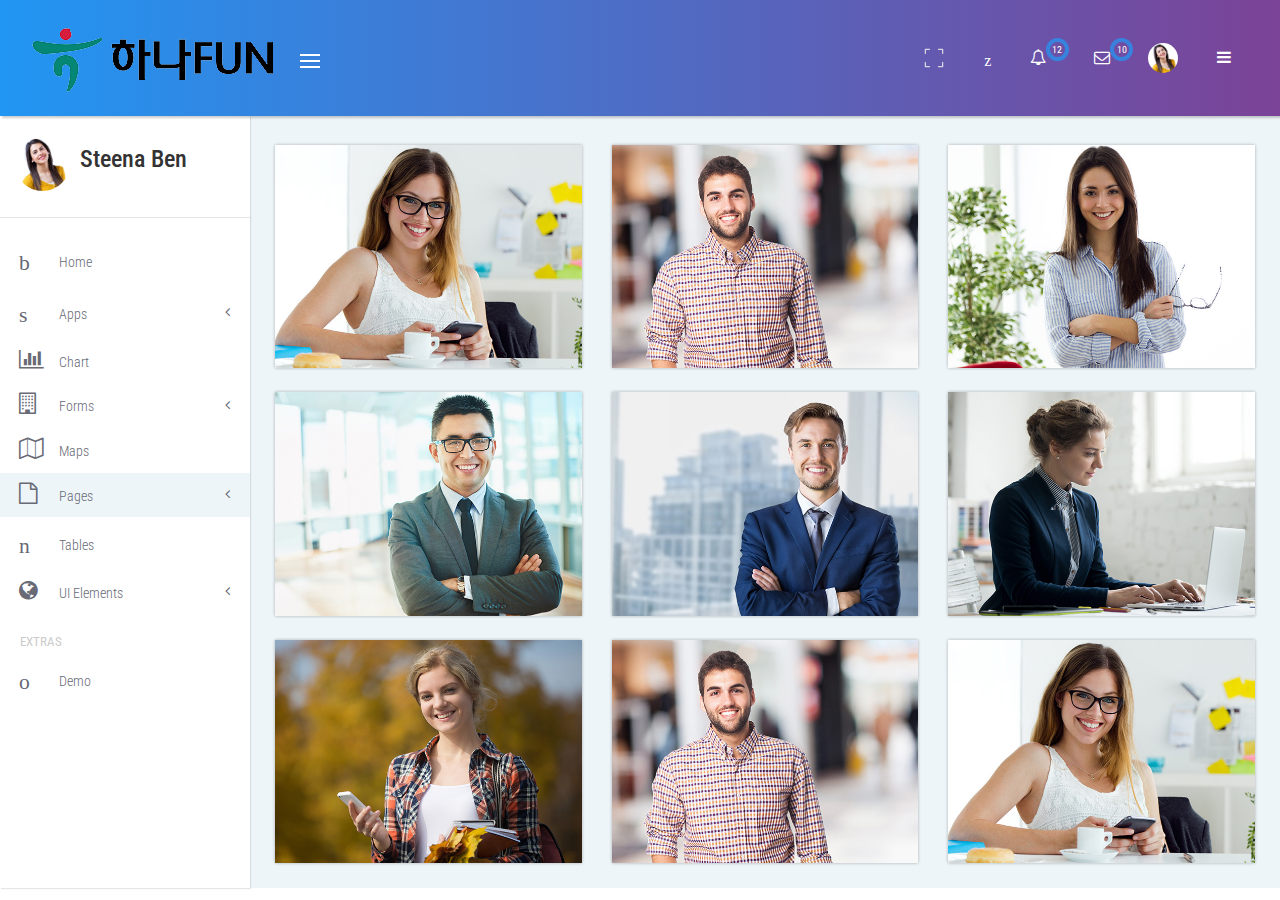
<file: HANAFUN/src/main/webapp/resources/admin/gallery.html>
<!--
author: Boostraptheme
author URL: https://boostraptheme.com
License: Creative Commons Attribution 4.0 Unported
License URL: https://creativecommons.org/licenses/by/4.0/
-->

<!DOCTYPE html>
<html>

<head>
    
    <meta charset="utf-8">
    <meta http-equiv="X-UA-Compatible" content="IE=edge">
    <meta name="description" content="">
    <meta name="viewport" content="width=device-width, initial-scale=1">
    <meta name="robots" content="all,follow">

    <title>Bootstrap Admin Template </title>
    <link rel="shortcut icon" href="img/favicon.ico">
    
    <!-- global stylesheets -->
    <link href="https://fonts.googleapis.com/css?family=Roboto+Condensed" rel="stylesheet">
    <link rel="stylesheet" href="css/bootstrap.min.css">
    <link rel="stylesheet" href="font-awesome-4.7.0/css/font-awesome.min.css">
    <link rel="stylesheet" href="css/font-icon-style.css">
    <link rel="stylesheet" href="css/style.default.css" id="theme-stylesheet">

    <!-- Core stylesheets -->
    <link rel="stylesheet" href="css/pages/gallery.css">
</head>

<body> 

<!--====================================================
                         MAIN NAVBAR
======================================================-->        
    <header class="header">
        <nav class="navbar navbar-expand-lg ">
            <div class="search-box">
                <button class="dismiss"><i class="icon-close"></i></button>
                <form id="searchForm" action="#" role="search">
                    <input type="search" placeholder="Search Now" class="form-control">
                </form>
            </div>
            <div class="container-fluid ">
                <div class="navbar-holder d-flex align-items-center justify-content-between">
                    <div class="navbar-header">
                        <a href="index.html" class="navbar-brand">
                            <div class="brand-text brand-big hidden-lg-down"><img src="img/logo-white.png" alt="Logo" class="img-fluid"></div>
                            <div class="brand-text brand-small"><img src="img/logo-icon.png" alt="Logo" class="img-fluid"></div>
                        </a>
                        <a id="toggle-btn" href="#" class="menu-btn active">
                            <span></span>
                            <span></span>
                            <span></span>
                        </a>
                    </div>
                </div>
                <ul class="nav-menu list-unstyled d-flex flex-md-row align-items-md-center">
                    <!-- Expand-->
                    <li class="nav-item d-flex align-items-center full_scr_exp"><a class="nav-link" href="#"><img src="img/expand.png" onclick="toggleFullScreen(document.body)" class="img-fluid" alt=""></a></li>
                    <!-- Search-->
                    <li class="nav-item d-flex align-items-center"><a id="search" class="nav-link" href="#"><i class="icon-search"></i></a></li>
                    <!-- Notifications-->
                    <li class="nav-item dropdown"> 
                        <a id="notifications" class="nav-link" rel="nofollow" data-target="#" href="#" data-toggle="dropdown" aria-haspopup="true" aria-expanded="false"><i class="fa fa-bell-o"></i><span class="noti-numb-bg"></span><span class="badge">12</span></a>
                        <ul aria-labelledby="notifications" class="dropdown-menu">
                            <li>
                                <a rel="nofollow" href="#" class="dropdown-item nav-link">
                                    <div class="notification">
                                        <div class="notification-content"><i class="fa fa-envelope bg-red"></i>You have 6 new messages </div>
                                        <div class="notification-time"><small>4 minutes ago</small></div>
                                    </div>
                                </a>
                            </li>
                            <li>
                                <a rel="nofollow" href="#" class="dropdown-item nav-link">
                                    <div class="notification">
                                        <div class="notification-content"><i class="fa fa-twitter bg-skyblue"></i>You have 2 followers</div>
                                        <div class="notification-time"><small>4 minutes ago</small></div>
                                    </div>
                                </a>
                            </li>
                            <li>
                                <a rel="nofollow" href="#" class="dropdown-item nav-link">
                                    <div class="notification">
                                        <div class="notification-content"><i class="fa fa-upload bg-blue"></i>Server Rebooted</div>
                                        <div class="notification-time"><small>4 minutes ago</small></div>
                                    </div>
                                </a>
                            </li>
                            <li>
                                <a rel="nofollow" href="#" class="dropdown-item nav-link">
                                    <div class="notification">
                                        <div class="notification-content"><i class="fa fa-twitter bg-skyblue"></i>You have 2 followers</div>
                                        <div class="notification-time"><small>10 minutes ago</small></div>
                                    </div>
                                </a>
                            </li>
                            <li><a rel="nofollow" href="#" class="dropdown-item all-notifications text-center"> <strong>view all notifications                                            </strong></a></li>
                        </ul>
                    </li>
                    <!-- Messages                        -->
                    <li class="nav-item dropdown"> <a id="messages" class="nav-link logout" rel="nofollow" data-target="#" href="#" data-toggle="dropdown" aria-haspopup="true" aria-expanded="false"><i class="fa fa-envelope-o"></i><span class="noti-numb-bg"></span><span class="badge">10</span></a>
                        <ul aria-labelledby="messages" class="dropdown-menu">
                            <li>
                                <a rel="nofollow" href="#" class="dropdown-item d-flex">
                                    <div class="msg-profile"> <img src="img/avatar-1.jpg" alt="..." class="img-fluid rounded-circle"></div>
                                    <div class="msg-body">
                                        <h3 class="h5 msg-nav-h3">Jason Doe</h3><span>Sent You Message</span>
                                    </div>
                                </a>
                            </li>
                            <li>
                                <a rel="nofollow" href="#" class="dropdown-item d-flex">
                                    <div class="msg-profile"> <img src="img/avatar-2.jpg" alt="..." class="img-fluid rounded-circle"></div>
                                    <div class="msg-body">
                                        <h3 class="h5 msg-nav-h3">Frank Williams</h3><span>Sent You Message</span>
                                    </div>
                                </a>
                            </li>
                            <li>
                                <a rel="nofollow" href="#" class="dropdown-item d-flex">
                                    <div class="msg-profile"> <img src="img/avatar-3.jpg" alt="..." class="img-fluid rounded-circle"></div>
                                    <div class="msg-body">
                                        <h3 class="h5 msg-nav-h3">Ashley Wood</h3><span>Sent You Message</span>
                                    </div>
                                </a>
                            </li>
                            <li><a rel="nofollow" href="#" class="dropdown-item all-notifications text-center"> <strong>Read all messages    </strong></a></li>
                        </ul>
                    </li> 
                    <li class="nav-item dropdown"><a id="profile" class="nav-link logout" data-target="#" href="#" data-toggle="dropdown" aria-haspopup="true" aria-expanded="false"><img src="img/avatar-1.jpg" alt="..." class="img-fluid rounded-circle" style="height: 30px; width: 30px;"></a>
                        <ul aria-labelledby="profile" class="dropdown-menu profile">
                            <li>
                                <a rel="nofollow" href="#" class="dropdown-item d-flex">
                                    <div class="msg-profile"> <img src="img/avatar-1.jpg" alt="..." class="img-fluid rounded-circle"></div>
                                    <div class="msg-body">
                                        <h3 class="h5">Steena Ben</h3><span>steenaben@Businessbox.com</span>
                                    </div>
                                </a>
                                <hr>
                            </li>
                            <li>
                                <a rel="nofollow" href="profile.html" class="dropdown-item">
                                    <div class="notification">
                                        <div class="notification-content"><i class="fa fa-user "></i>My Profile</div>
                                    </div>
                                </a>
                            </li>
                            <li>
                                <a rel="nofollow" href="profile.html" class="dropdown-item">
                                    <div class="notification">
                                        <div class="notification-content"><i class="fa fa-envelope-o"></i>Inbox</div> 
                                    </div>
                                </a>
                            </li>
                            <li>
                                <a rel="nofollow" href="profile.html" class="dropdown-item">
                                    <div class="notification">
                                        <div class="notification-content"><i class="fa fa-cog"></i>Setting</div>
                                    </div>
                                </a>
                                <hr>
                            </li>
                            <li>
                                <a rel="nofollow" href="profile.html" class="dropdown-item">
                                    <div class="notification">
                                        <div class="notification-content"><i class="fa fa-power-off"></i>Logout</div>
                                    </div>
                                </a> 
                            </li>
                        </ul>
                    </li>
                    <li class="nav-item d-flex align-items-center"><a id="menu-toggle-right" class="nav-link" href="#"><i class="fa fa-bars"></i></a></li>
                    <nav id="sidebar-wrapper">
                      <div class="sidebar-nav"> 
                        <div class="tab" role="tabpanel"> 
                            <ul class="nav nav-tabs" role="tablist">
                              <li class="nav-item ">
                                <a class="nav-link active" href="#live" role="tab" data-toggle="tab"><i class="fa fa-globe"></i> Live</a>
                              </li>
                              <li class="nav-item">
                                <a class="nav-link" href="#trend" role="tab" data-toggle="tab"><i class="fa fa-rocket"></i> Trending</a>
                              </li> 
                            </ul> 
                            <div class="tab-content tabs">
                              <div role="tabpanel" class="tab-pane fade show active" id="live">
                                <h3>Connect Live</h3>
                                <div class="content newsf-list">
                                    <ul class="list-unstyled">
                                        <li class="border border-primary">
                                            <a rel="nofollow " href="#" class=" d-flex">
                                                <div class="news-f-img"> <img src="img/avatar-2.jpg" alt="..." class="img-fluid rounded-circle"></div>
                                                <div class="msg-body">
                                                    <h6 class="h5 msg-nav-h6">New Innovation world</h6>
                                                    <small>Tech soft is great innovation for...</small>
                                                </div>
                                            </a>
                                        </li>
                                        <li class="border border-success">
                                            <a rel="nofollow" href="#" class=" d-flex">
                                                <div class="news-f-img"> <img src="img/avatar-3.jpg" alt="..." class="img-fluid rounded-circle"></div>
                                                <div class="msg-body">
                                                    <h6 class="h5 msg-nav-h6">Modified hand-cart</h6>
                                                    <small>The idea is to incorporate easy...</small>
                                                </div>
                                            </a>
                                        </li>
                                        <li class="border border-info">
                                            <a rel="nofollow" href="#" class=" d-flex">
                                                <div class="news-f-img"> <img src="img/avatar-4.jpg" alt="..." class="img-fluid rounded-circle"></div>
                                                <div class="msg-body">
                                                    <h6 class="h5 msg-nav-h6">Low cost Modern printer</h6>
                                                    <small>A dot matrix printer modified at...</small>
                                                </div>
                                            </a>
                                        </li>
                                        <li class="border border-primary">
                                            <a rel="nofollow" href="#" class=" d-flex">
                                                <div class="news-f-img"> <img src="img/avatar-1.jpg" alt="..." class="img-fluid rounded-circle"></div>
                                                <div class="msg-body">
                                                    <h6 class="h5 msg-nav-h6">Low cost Modern printer</h6>
                                                    <small>A dot matrix printer modified at...</small>
                                                </div>
                                            </a>
                                        </li>
                                        <li class="border border-success">
                                            <a rel="nofollow" href="#" class=" d-flex">
                                                <div class="news-f-img"> <img src="img/avatar-2.jpg" alt="..." class="img-fluid rounded-circle"></div>
                                                <div class="msg-body">
                                                    <h6 class="h5 msg-nav-h6">Low cost Modern printer</h6>
                                                    <small>A dot matrix printer modified at...</small>
                                                </div>
                                            </a>
                                        </li> 
                                        <li class="border border-info">
                                            <a rel="nofollow" href="#" class=" d-flex">
                                                <div class="news-f-img"> <img src="img/avatar-3.jpg" alt="..." class="img-fluid rounded-circle"></div>
                                                <div class="msg-body">
                                                    <h6 class="h5 msg-nav-h6">Low cost Modern printer</h6>
                                                    <small>A dot matrix printer modified at...</small>
                                                </div>
                                            </a>
                                        </li> 
                                    </ul>
                                </div>
                              </div>
                              <div role="tabpanel" class="tab-pane fade" id="trend">
                                <div class="card card-c2" style="box-shadow: 0 0 0;">
                                    <div class="header">
                                        <h3 class="title">Trending Items</h3>
                                        <p class="category">Last Campaign Performance</p>
                                    </div>
                                    <div class="content">
                                        <canvas class="ct-chart" id="myChart-nav" height="250"></canvas>
                                        <div class="footer">
                                            <div class="legend">
                                                <i class="fa fa-circle text-info"></i> Open
                                                <i class="fa fa-circle text-danger"></i> Bounce
                                                <i class="fa fa-circle text-warning"></i> Unsubscribe
                                            </div>
                                            <hr>
                                            <div class="stats">
                                                <i class="fa fa-clock-o"></i> Campaign sent 2 days ago
                                            </div>
                                        </div>
                                    </div>
                                </div>
                              </div>
                           </div>
                      </div>
                    </nav>
                </ul> 
            </div>
        </nav>
    </header>

<!--====================================================
                        PAGE CONTENT
======================================================-->
    <div class="page-content d-flex align-items-stretch">

        <!--***** SIDE NAVBAR *****-->
        <nav class="side-navbar">
            <div class="sidebar-header d-flex align-items-center">
                <div class="avatar"><img src="img/avatar-1.jpg" alt="..." class="img-fluid rounded-circle"></div>
                <div class="title">
                    <h1 class="h4">Steena Ben</h1>
                </div>
            </div>
            <hr>
            <!-- Sidebar Navidation Menus-->
            <ul class="list-unstyled">
                <li> <a href="index.html"><i class="icon-home"></i>Home</a></li>
                <li><a href="#apps" aria-expanded="false" data-toggle="collapse"> <i class="icon-interface-windows"></i>Apps </a>
                    <ul id="apps" class="collapse list-unstyled">
                        <li><a href="calendar.html">Calendar</a></li> 
                        <li><a href="email.html">Email</a></li> 
                        <li><a href="media.html">Media</a></li> 
                        <li><a href="invoice.html">Invoice</a></li> 
                    </ul>
                </li>
                <li> <a href="chart.html"> <i class="fa fa-bar-chart"></i>Chart </a></li>
                <li><a href="#forms" aria-expanded="false" data-toggle="collapse"> <i class="fa fa-building-o"></i>Forms </a>
                    <ul id="forms" class="collapse list-unstyled">
                        <li><a href="basic-form.html">Basic Form</a></li> 
                        <li><a href="form-layouts.html">Form Layouts</a></li> 
                    </ul>
                </li>
                <li> <a href="maps.html"> <i class="fa fa-map-o"></i>Maps </a></li>
                <li class="active"><a href="#pages" aria-expanded="false" data-toggle="collapse"> <i class="fa fa-file-o"></i>Pages </a>
                    <ul id="pages" class="collapse list-unstyled">
                        <li><a href="faq.html">FAQ</a></li> 
                        <li><a href="empty.html">Empty</a></li> 
                        <li class="active"><a href="gallery.html">Gallery</a></li> 
                        <li><a href="login.html">Log In</a></li> 
                        <li><a href="register.html">Register</a></li> 
                        <li><a href="search-result.html">Search Result</a></li> 
                        <li><a href="404.html">404</a></li> 
                    </ul>
                </li>
                <li> <a href="tables.html"> <i class="icon-grid"></i>Tables </a></li> 
                <li><a href="#elements" aria-expanded="false" data-toggle="collapse"> <i class="fa fa-globe"></i>UI Elements </a>
                    <ul id="elements" class="collapse list-unstyled">
                        <li><a href="ui-buttons.html">Buttons</a></li> 
                        <li><a href="ui-cards.html">Cards</a></li> 
                        <li><a href="ui-progressbars.html">Progress Bar</a></li> 
                        <li><a href="ui-timeline.html">Timeline</a></li>  
                    </ul>
                </li>
            </ul><span class="heading">Extras</span>
            <ul class="list-unstyled"> 
                <li> <a href="#"> <i class="icon-picture"></i>Demo </a></li>
            </ul>
        </nav>

        <div class="content-inner chart-cont">

            <!--***** CONTENT *****-->     
            <div class="row">
                <div class="col-md-4 col-sm-6 mt-1">
                    <div class="box-4">
                        <img src="img/gallery/g-2.jpg">
                        <div class="box-4-content">
                            <h3 class="title">Williamson</h3>
                            <ul class="icon">
                                <li><a href="#"><i class="fa fa-search"></i></a></li>
                                <li><a href="#"><i class="fa fa-link"></i></a></li>
                            </ul>
                        </div>
                    </div>
                </div>
                <div class="col-md-4 col-sm-6 mt-1">
                    <div class="box-4">
                        <img src="img/gallery/g-1.jpg">
                        <div class="box-4-content">
                            <h3 class="title">Williamson</h3>
                            <ul class="icon">
                                <li><a href="#"><i class="fa fa-search"></i></a></li>
                                <li><a href="#"><i class="fa fa-link"></i></a></li>
                            </ul>
                        </div>
                    </div>
                </div>
                <div class="col-md-4 col-sm-6 mt-1">
                    <div class="box-4">
                        <img src="img/gallery/g-3.jpg">
                        <div class="box-4-content">
                            <h3 class="title">Williamson</h3>
                            <ul class="icon">
                                <li><a href="#"><i class="fa fa-search"></i></a></li>
                                <li><a href="#"><i class="fa fa-link"></i></a></li>
                            </ul>
                        </div>
                    </div>
                </div>
                <div class="col-md-4 col-sm-6 mt-4">
                    <div class="box-4">
                        <img src="img/gallery/g-4.jpg">
                        <div class="box-4-content">
                            <h3 class="title">Williamson</h3>
                            <ul class="icon">
                                <li><a href="#"><i class="fa fa-search"></i></a></li>
                                <li><a href="#"><i class="fa fa-link"></i></a></li>
                            </ul>
                        </div>
                    </div>
                </div>
                <div class="col-md-4 col-sm-6 mt-4">
                    <div class="box-4">
                        <img src="img/gallery/g-5.jpg">
                        <div class="box-4-content">
                            <h3 class="title">Williamson</h3>
                            <ul class="icon">
                                <li><a href="#"><i class="fa fa-search"></i></a></li>
                                <li><a href="#"><i class="fa fa-link"></i></a></li>
                            </ul>
                        </div>
                    </div>
                </div>
                <div class="col-md-4 col-sm-6 mt-4">
                    <div class="box-4">
                        <img src="img/gallery/g-6.jpg">
                        <div class="box-4-content">
                            <h3 class="title">Williamson</h3>
                            <ul class="icon">
                                <li><a href="#"><i class="fa fa-search"></i></a></li>
                                <li><a href="#"><i class="fa fa-link"></i></a></li>
                            </ul>
                        </div>
                    </div>
                </div>
                <div class="col-md-4 col-sm-6 mt-4">
                    <div class="box-4">
                        <img src="img/gallery/g-7.jpg">
                        <div class="box-4-content">
                            <h3 class="title">Williamson</h3>
                            <ul class="icon">
                                <li><a href="#"><i class="fa fa-search"></i></a></li>
                                <li><a href="#"><i class="fa fa-link"></i></a></li>
                            </ul>
                        </div>
                    </div>
                </div>
                <div class="col-md-4 col-sm-6 mt-4">
                    <div class="box-4">
                        <img src="img/gallery/g-1.jpg">
                        <div class="box-4-content">
                            <h3 class="title">Williamson</h3>
                            <ul class="icon">
                                <li><a href="#"><i class="fa fa-search"></i></a></li>
                                <li><a href="#"><i class="fa fa-link"></i></a></li>
                            </ul>
                        </div>
                    </div>
                </div>
                <div class="col-md-4 col-sm-6 mt-4">
                    <div class="box-4">
                        <img src="img/gallery/g-2.jpg">
                        <div class="box-4-content">
                            <h3 class="title">Williamson</h3>
                            <ul class="icon">
                                <li><a href="#"><i class="fa fa-search"></i></a></li>
                                <li><a href="#"><i class="fa fa-link"></i></a></li>
                            </ul>
                        </div>
                    </div>
                </div>

            </div> 

        </div>
    </div> 

    <!--Global Javascript -->
    <script src="js/jquery.min.js"></script>
    <script src="js/popper/popper.min.js"></script>
    <script src="js/tether.min.js"></script>
    <script src="js/bootstrap.min.js"></script>
    <script src="js/jquery.cookie.js"></script>
    <script src="js/jquery.validate.min.js"></script> 
    <script src="js/chart.min.js"></script> 
    <script src="js/front.js"></script> 
    
    <!--Core Javascript -->
    <script>
        new Chart(document.getElementById("myChart-nav").getContext('2d'), {
          type: 'doughnut',
          data: {
            labels: ["M", "T", "W", "T", "F", "S", "S"],
            datasets: [{
              backgroundColor: [
                "#2ecc71",
                "#3498db",
                "#95a5a6",
                "#9b59b6",
                "#f1c40f",
                "#e74c3c",
                "#34495e"
              ],
              data: [12, 19, 3, 17, 28, 24, 7]
            }]
          },
          options: {
              legend: { display: false },
              title: {
                display: true,
                text: ''
               } 
            }
        });
    </script> 
</body>

</html>
</file>
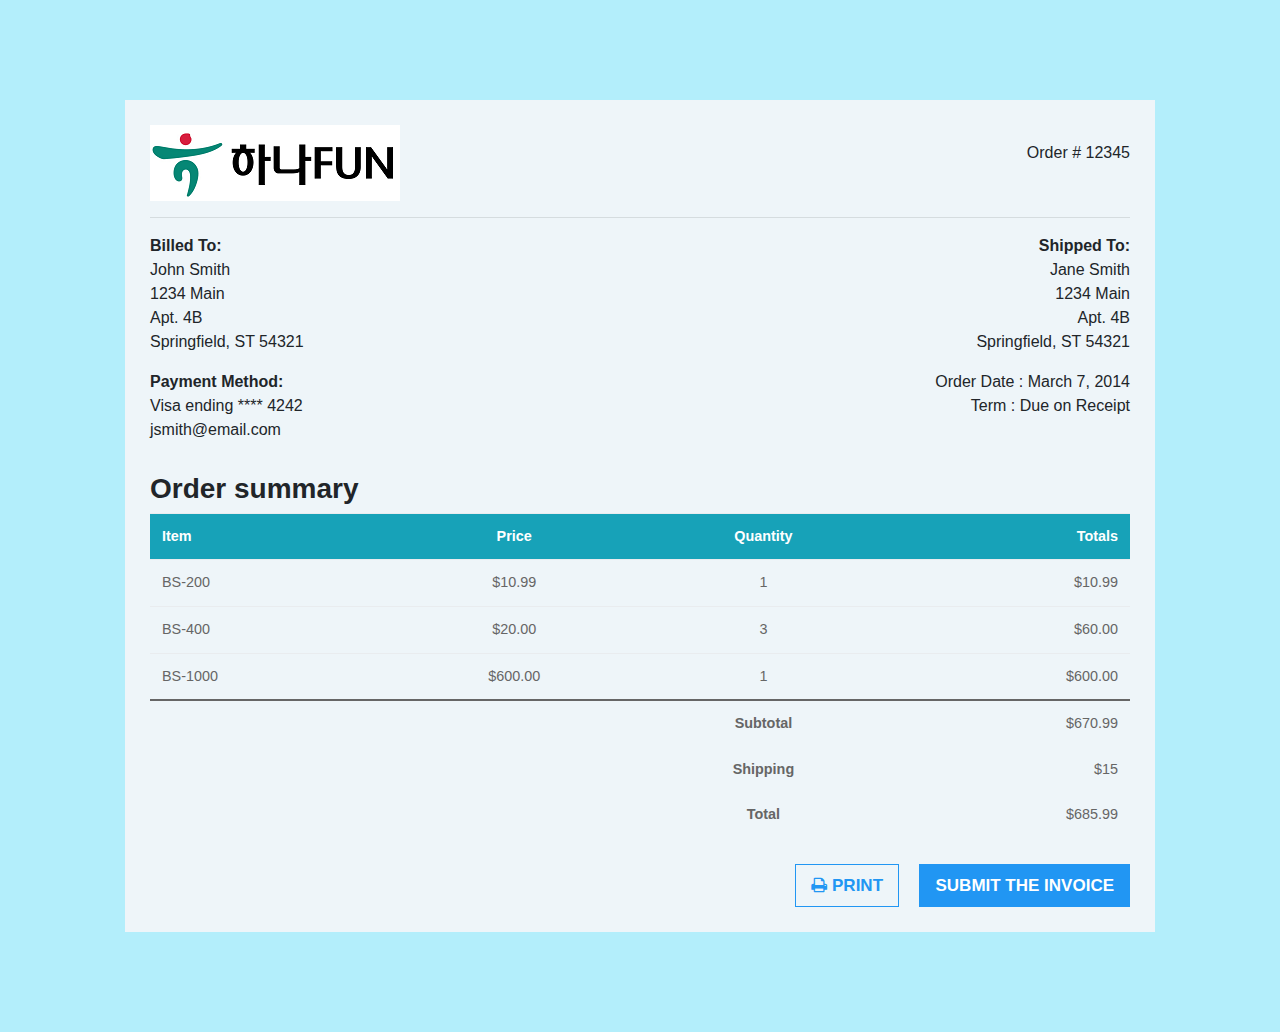
<file: HANAFUN/src/main/webapp/resources/admin/invoice-page.html>
<!--
author: Boostraptheme
author URL: https://boostraptheme.com
License: Creative Commons Attribution 4.0 Unported
License URL: https://creativecommons.org/licenses/by/4.0/
-->

<!DOCTYPE html>
<html>

<head>
    
    <meta charset="utf-8">
    <meta http-equiv="X-UA-Compatible" content="IE=edge">
    <meta name="description" content="">
    <meta name="viewport" content="width=device-width, initial-scale=1">
    <meta name="robots" content="all,follow">

    <title>Bootstrap Admin Template </title>
    <link rel="shortcut icon" href="img/favicon.ico">
    
    <!-- global stylesheets -->
    <link href="https://fonts.googleapis.com/css?family=Hind" rel="stylesheet">
    <link rel="stylesheet" href="css/bootstrap.min.css">
    <link rel="stylesheet" href="font-awesome-4.7.0/css/font-awesome.min.css">
    <link rel="stylesheet" href="css/font-icon-style.css">
    <link rel="stylesheet" href="css/style.default.css" id="theme-stylesheet">

    <!-- Core stylesheets -->
    <link rel="stylesheet" href="css/apps/invoice.css"> 
</head>

<body> 
 

<!--====================================================
                        PAGE CONTENT
======================================================-->
    <div class="page-content d-flex align-items-stretch" style="background: rgba(176, 237, 251, 0.96);">
        <div class="container-fluid content-inner " style="margin: 100px auto;">

            <!--***** CONTENT *****-->     
                <div class="row">
                    <div class="col-md-12">
                        <div class="invoice-title ">
                            <div><img src="img/logo.png" alt=""> <p class="pull-right mt-3">Order # 12345</p></div>
                        </div>
                        <hr>
                        <div class="row">
                            <div class="col-md-6">
                                <address>
                                <strong>Billed To:</strong><br>
                                    John Smith<br>
                                    1234 Main<br>
                                    Apt. 4B<br>
                                    Springfield, ST 54321
                                </address>
                            </div>
                            <div class="col-md-6 text-right">
                                <address>
                                <strong>Shipped To:</strong><br>
                                    Jane Smith<br>
                                    1234 Main<br>
                                    Apt. 4B<br>
                                    Springfield, ST 54321
                                </address>
                            </div>
                        </div>
                        <div class="row">
                            <div class="col-md-6">
                                <address>
                                    <strong>Payment Method:</strong><br>
                                    Visa ending **** 4242<br>
                                    jsmith@email.com
                                </address>
                            </div>
                            <div class="col-md-6 text-right">
                                <address>
                                    <div><p class="mb-0">Order Date : March 7, 2014</p>
                                    <p>Term : Due on Receipt</p></div><br>
                                </address>
                            </div>
                        </div>
                    </div>
                </div>
                
                <div class="row">
                    <div class="col-md-12">
                        <div class="panel panel-default">
                            <div class="panel-heading">
                                <h3 class="panel-title"><strong>Order summary</strong></h3>
                            </div>
                            <div class="panel-body">
                                <div class="table-responsive">
                                    <table class="table borderless">
                                        <thead>
                                            <tr class="bg-info text-white">
                                                <td><strong>Item</strong></td>
                                                <td class="text-center"><strong>Price</strong></td>
                                                <td class="text-center"><strong>Quantity</strong></td>
                                                <td class="text-right"><strong>Totals</strong></td>
                                            </tr>
                                        </thead>
                                        <tbody> 
                                            <tr>
                                                <td>BS-200</td>
                                                <td class="text-center">$10.99</td>
                                                <td class="text-center">1</td>
                                                <td class="text-right">$10.99</td>
                                            </tr>
                                            <tr>
                                                <td>BS-400</td>
                                                <td class="text-center">$20.00</td>
                                                <td class="text-center">3</td>
                                                <td class="text-right">$60.00</td>
                                            </tr>
                                            <tr>
                                                <td>BS-1000</td>
                                                <td class="text-center">$600.00</td>
                                                <td class="text-center">1</td>
                                                <td class="text-right">$600.00</td>
                                            </tr>
                                            <tr>
                                                <td class="thick-line"></td>
                                                <td class="thick-line"></td>
                                                <td class="thick-line text-center"><strong>Subtotal</strong></td>
                                                <td class="thick-line text-right">$670.99</td>
                                            </tr>
                                            <tr>
                                                <td class="no-line"></td>
                                                <td class="no-line"></td>
                                                <td class="no-line text-center"><strong>Shipping</strong></td>
                                                <td class="no-line text-right">$15</td>
                                            </tr>
                                            <tr>
                                                <td class="no-line"></td>
                                                <td class="no-line"></td>
                                                <td class="no-line text-center"><strong>Total</strong></td>
                                                <td class="no-line text-right">$685.99</td>
                                            </tr>
                                        </tbody> 
                                    </table>
                                    <div class="text-right">
                                        <button class="btn btn-general btn-blue mr-3" onclick="javascript:window.print();"><i class="fa fa-print"></i> Print</button>
                                        <button class="btn btn-general btn-white">Submit The Invoice</button>
                                    </div>
                                </div>
                            </div>
                        </div>
                    </div>
                </div>
        </div>
    </div> 

    <!--Global Javascript -->
    <script src="js/jquery.min.js"></script>
    <script src="js/popper/popper.min.js"></script>
    <script src="js/tether.min.js"></script>
    <script src="js/bootstrap.min.js"></script>
    <script src="js/jquery.cookie.js"></script>
    <script src="js/jquery.validate.min.js"></script> 
    <script src="js/chart.min.js"></script> 
    <script src="js/front.js"></script> 
     
</body>

</html>
</file>
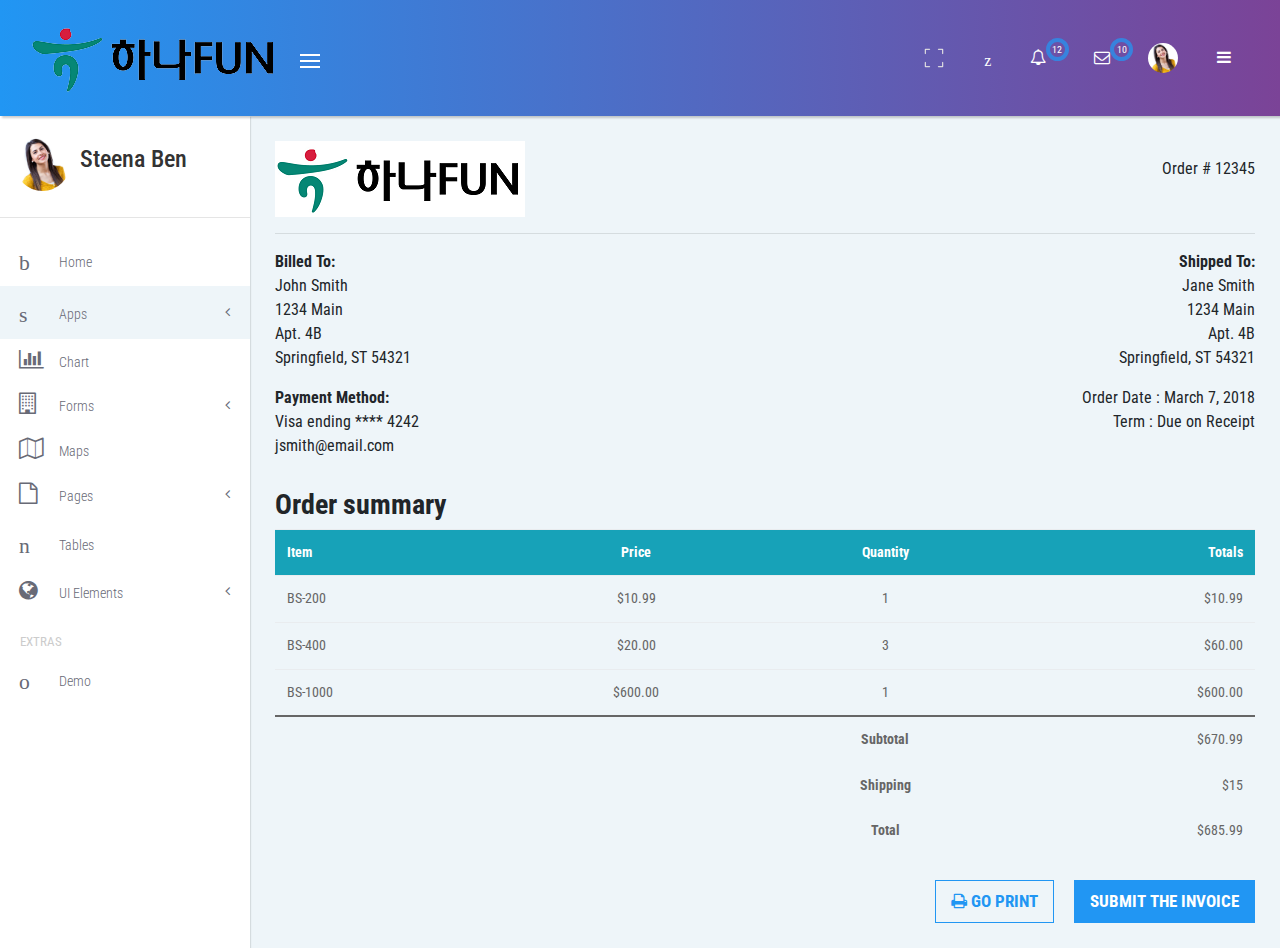
<file: HANAFUN/src/main/webapp/resources/admin/invoice.html>
<!--
author: Boostraptheme
author URL: https://boostraptheme.com
License: Creative Commons Attribution 4.0 Unported
License URL: https://creativecommons.org/licenses/by/4.0/
-->

<!DOCTYPE html>
<html>

<head>
    
    <meta charset="utf-8">
    <meta http-equiv="X-UA-Compatible" content="IE=edge">
    <meta name="description" content="">
    <meta name="viewport" content="width=device-width, initial-scale=1">
    <meta name="robots" content="all,follow">

    <title>Bootstrap Admin Template </title>
    <link rel="shortcut icon" href="img/favicon.ico">
    
    <!-- global stylesheets -->
    <link href="https://fonts.googleapis.com/css?family=Roboto+Condensed" rel="stylesheet">
    <link rel="stylesheet" href="css/bootstrap.min.css">
    <link rel="stylesheet" href="font-awesome-4.7.0/css/font-awesome.min.css">
    <link rel="stylesheet" href="css/font-icon-style.css">
    <link rel="stylesheet" href="css/style.default.css" id="theme-stylesheet">

    <!-- Core stylesheets -->
    <link rel="stylesheet" href="css/apps/invoice.css"> 
</head>

<body> 

<!--====================================================
                         MAIN NAVBAR
======================================================-->        
    <header class="header">
        <nav class="navbar navbar-expand-lg ">
            <div class="search-box">
                <button class="dismiss"><i class="icon-close"></i></button>
                <form id="searchForm" action="#" role="search">
                    <input type="search" placeholder="Search Now" class="form-control">
                </form>
            </div>
            <div class="container-fluid ">
                <div class="navbar-holder d-flex align-items-center justify-content-between">
                    <div class="navbar-header">
                        <a href="index.html" class="navbar-brand">
                            <div class="brand-text brand-big hidden-lg-down"><img src="img/logo-white.png" alt="Logo" class="img-fluid"></div>
                            <div class="brand-text brand-small"><img src="img/logo-icon.png" alt="Logo" class="img-fluid"></div>
                        </a>
                        <a id="toggle-btn" href="#" class="menu-btn active">
                            <span></span>
                            <span></span>
                            <span></span>
                        </a>
                    </div>
                </div>
                <ul class="nav-menu list-unstyled d-flex flex-md-row align-items-md-center">
                    <!-- Expand-->
                    <li class="nav-item d-flex align-items-center full_scr_exp"><a class="nav-link" href="#"><img src="img/expand.png" onclick="toggleFullScreen(document.body)" class="img-fluid" alt=""></a></li>
                    <!-- Search-->
                    <li class="nav-item d-flex align-items-center"><a id="search" class="nav-link" href="#"><i class="icon-search"></i></a></li>
                    <!-- Notifications-->
                    <li class="nav-item dropdown"> 
                        <a id="notifications" class="nav-link" rel="nofollow" data-target="#" href="#" data-toggle="dropdown" aria-haspopup="true" aria-expanded="false"><i class="fa fa-bell-o"></i><span class="noti-numb-bg"></span><span class="badge">12</span></a>
                        <ul aria-labelledby="notifications" class="dropdown-menu">
                            <li>
                                <a rel="nofollow" href="#" class="dropdown-item nav-link">
                                    <div class="notification">
                                        <div class="notification-content"><i class="fa fa-envelope bg-red"></i>You have 6 new messages </div>
                                        <div class="notification-time"><small>4 minutes ago</small></div>
                                    </div>
                                </a>
                            </li>
                            <li>
                                <a rel="nofollow" href="#" class="dropdown-item nav-link">
                                    <div class="notification">
                                        <div class="notification-content"><i class="fa fa-twitter bg-skyblue"></i>You have 2 followers</div>
                                        <div class="notification-time"><small>4 minutes ago</small></div>
                                    </div>
                                </a>
                            </li>
                            <li>
                                <a rel="nofollow" href="#" class="dropdown-item nav-link">
                                    <div class="notification">
                                        <div class="notification-content"><i class="fa fa-upload bg-blue"></i>Server Rebooted</div>
                                        <div class="notification-time"><small>4 minutes ago</small></div>
                                    </div>
                                </a>
                            </li>
                            <li>
                                <a rel="nofollow" href="#" class="dropdown-item nav-link">
                                    <div class="notification">
                                        <div class="notification-content"><i class="fa fa-twitter bg-skyblue"></i>You have 2 followers</div>
                                        <div class="notification-time"><small>10 minutes ago</small></div>
                                    </div>
                                </a>
                            </li>
                            <li><a rel="nofollow" href="#" class="dropdown-item all-notifications text-center"> <strong>view all notifications                                            </strong></a></li>
                        </ul>
                    </li>
                    <!-- Messages                        -->
                    <li class="nav-item dropdown"> <a id="messages" class="nav-link logout" rel="nofollow" data-target="#" href="#" data-toggle="dropdown" aria-haspopup="true" aria-expanded="false"><i class="fa fa-envelope-o"></i><span class="noti-numb-bg"></span><span class="badge">10</span></a>
                        <ul aria-labelledby="messages" class="dropdown-menu">
                            <li>
                                <a rel="nofollow" href="#" class="dropdown-item d-flex">
                                    <div class="msg-profile"> <img src="img/avatar-1.jpg" alt="..." class="img-fluid rounded-circle"></div>
                                    <div class="msg-body">
                                        <h3 class="h5 msg-nav-h3">Jason Doe</h3><span>Sent You Message</span>
                                    </div>
                                </a>
                            </li>
                            <li>
                                <a rel="nofollow" href="#" class="dropdown-item d-flex">
                                    <div class="msg-profile"> <img src="img/avatar-2.jpg" alt="..." class="img-fluid rounded-circle"></div>
                                    <div class="msg-body">
                                        <h3 class="h5 msg-nav-h3">Frank Williams</h3><span>Sent You Message</span>
                                    </div>
                                </a>
                            </li>
                            <li>
                                <a rel="nofollow" href="#" class="dropdown-item d-flex">
                                    <div class="msg-profile"> <img src="img/avatar-3.jpg" alt="..." class="img-fluid rounded-circle"></div>
                                    <div class="msg-body">
                                        <h3 class="h5 msg-nav-h3">Ashley Wood</h3><span>Sent You Message</span>
                                    </div>
                                </a>
                            </li>
                            <li><a rel="nofollow" href="#" class="dropdown-item all-notifications text-center"> <strong>Read all messages    </strong></a></li>
                        </ul>
                    </li> 
                    <li class="nav-item dropdown"><a id="profile" class="nav-link logout" data-target="#" href="#" data-toggle="dropdown" aria-haspopup="true" aria-expanded="false"><img src="img/avatar-1.jpg" alt="..." class="img-fluid rounded-circle" style="height: 30px; width: 30px;"></a>
                        <ul aria-labelledby="profile" class="dropdown-menu profile">
                            <li>
                                <a rel="nofollow" href="#" class="dropdown-item d-flex">
                                    <div class="msg-profile"> <img src="img/avatar-1.jpg" alt="..." class="img-fluid rounded-circle"></div>
                                    <div class="msg-body">
                                        <h3 class="h5">Steena Ben</h3><span>steenaben@Businessbox.com</span>
                                    </div>
                                </a>
                                <hr>
                            </li>
                            <li>
                                <a rel="nofollow" href="profile.html" class="dropdown-item">
                                    <div class="notification">
                                        <div class="notification-content"><i class="fa fa-user "></i>My Profile</div>
                                    </div>
                                </a>
                            </li>
                            <li>
                                <a rel="nofollow" href="profile.html" class="dropdown-item">
                                    <div class="notification">
                                        <div class="notification-content"><i class="fa fa-envelope-o"></i>Inbox</div> 
                                    </div>
                                </a>
                            </li>
                            <li>
                                <a rel="nofollow" href="profile.html" class="dropdown-item">
                                    <div class="notification">
                                        <div class="notification-content"><i class="fa fa-cog"></i>Setting</div>
                                    </div>
                                </a>
                                <hr>
                            </li>
                            <li>
                                <a rel="nofollow" href="profile.html" class="dropdown-item">
                                    <div class="notification">
                                        <div class="notification-content"><i class="fa fa-power-off"></i>Logout</div>
                                    </div>
                                </a> 
                            </li>
                        </ul>
                    </li>
                    <li class="nav-item d-flex align-items-center"><a id="menu-toggle-right" class="nav-link" href="#"><i class="fa fa-bars"></i></a></li>
                    <nav id="sidebar-wrapper">
                      <div class="sidebar-nav"> 
                        <div class="tab" role="tabpanel"> 
                            <ul class="nav nav-tabs" role="tablist">
                              <li class="nav-item ">
                                <a class="nav-link active" href="#live" role="tab" data-toggle="tab"><i class="fa fa-globe"></i> Live</a>
                              </li>
                              <li class="nav-item">
                                <a class="nav-link" href="#trend" role="tab" data-toggle="tab"><i class="fa fa-rocket"></i> Trending</a>
                              </li> 
                            </ul> 
                            <div class="tab-content tabs">
                              <div role="tabpanel" class="tab-pane fade show active" id="live">
                                <h3>Connect Live</h3>
                                <div class="content newsf-list">
                                    <ul class="list-unstyled">
                                        <li class="border border-primary">
                                            <a rel="nofollow " href="#" class=" d-flex">
                                                <div class="news-f-img"> <img src="img/avatar-2.jpg" alt="..." class="img-fluid rounded-circle"></div>
                                                <div class="msg-body">
                                                    <h6 class="h5 msg-nav-h6">New Innovation world</h6>
                                                    <small>Tech soft is great innovation for...</small>
                                                </div>
                                            </a>
                                        </li>
                                        <li class="border border-success">
                                            <a rel="nofollow" href="#" class=" d-flex">
                                                <div class="news-f-img"> <img src="img/avatar-3.jpg" alt="..." class="img-fluid rounded-circle"></div>
                                                <div class="msg-body">
                                                    <h6 class="h5 msg-nav-h6">Modified hand-cart</h6>
                                                    <small>The idea is to incorporate easy...</small>
                                                </div>
                                            </a>
                                        </li>
                                        <li class="border border-info">
                                            <a rel="nofollow" href="#" class=" d-flex">
                                                <div class="news-f-img"> <img src="img/avatar-4.jpg" alt="..." class="img-fluid rounded-circle"></div>
                                                <div class="msg-body">
                                                    <h6 class="h5 msg-nav-h6">Low cost Modern printer</h6>
                                                    <small>A dot matrix printer modified at...</small>
                                                </div>
                                            </a>
                                        </li>
                                        <li class="border border-primary">
                                            <a rel="nofollow" href="#" class=" d-flex">
                                                <div class="news-f-img"> <img src="img/avatar-1.jpg" alt="..." class="img-fluid rounded-circle"></div>
                                                <div class="msg-body">
                                                    <h6 class="h5 msg-nav-h6">Low cost Modern printer</h6>
                                                    <small>A dot matrix printer modified at...</small>
                                                </div>
                                            </a>
                                        </li>
                                        <li class="border border-success">
                                            <a rel="nofollow" href="#" class=" d-flex">
                                                <div class="news-f-img"> <img src="img/avatar-2.jpg" alt="..." class="img-fluid rounded-circle"></div>
                                                <div class="msg-body">
                                                    <h6 class="h5 msg-nav-h6">Low cost Modern printer</h6>
                                                    <small>A dot matrix printer modified at...</small>
                                                </div>
                                            </a>
                                        </li> 
                                        <li class="border border-info">
                                            <a rel="nofollow" href="#" class=" d-flex">
                                                <div class="news-f-img"> <img src="img/avatar-3.jpg" alt="..." class="img-fluid rounded-circle"></div>
                                                <div class="msg-body">
                                                    <h6 class="h5 msg-nav-h6">Low cost Modern printer</h6>
                                                    <small>A dot matrix printer modified at...</small>
                                                </div>
                                            </a>
                                        </li> 
                                    </ul>
                                </div>
                              </div>
                              <div role="tabpanel" class="tab-pane fade" id="trend">
                                <div class="card card-c2" style="box-shadow: 0 0 0;">
                                    <div class="header">
                                        <h3 class="title">Trending Items</h3>
                                        <p class="category">Last Campaign Performance</p>
                                    </div>
                                    <div class="content">
                                        <canvas class="ct-chart" id="myChart-nav" height="250"></canvas>
                                        <div class="footer">
                                            <div class="legend">
                                                <i class="fa fa-circle text-info"></i> Open
                                                <i class="fa fa-circle text-danger"></i> Bounce
                                                <i class="fa fa-circle text-warning"></i> Unsubscribe
                                            </div>
                                            <hr>
                                            <div class="stats">
                                                <i class="fa fa-clock-o"></i> Campaign sent 2 days ago
                                            </div>
                                        </div>
                                    </div>
                                </div>
                              </div>
                           </div>
                      </div>
                    </nav>
                </ul> 
            </div>
        </nav>
    </header>

<!--====================================================
                        PAGE CONTENT
======================================================-->
    <div class="page-content d-flex align-items-stretch">

        <!--***** SIDE NAVBAR *****-->
        <nav class="side-navbar">
            <div class="sidebar-header d-flex align-items-center">
                <div class="avatar"><img src="img/avatar-1.jpg" alt="..." class="img-fluid rounded-circle"></div>
                <div class="title">
                    <h1 class="h4">Steena Ben</h1>
                </div>
            </div>
            <hr>
            <!-- Sidebar Navidation Menus-->
            <ul class="list-unstyled">
                <li> <a href="index.html"><i class="icon-home"></i>Home</a></li>
                <li class="active"><a href="#apps" aria-expanded="false" data-toggle="collapse"> <i class="icon-interface-windows"></i>Apps </a>
                    <ul id="apps" class="collapse list-unstyled">
                        <li><a href="calendar.html">Calendar</a></li> 
                        <li><a href="email.html">Email</a></li> 
                        <li><a href="media.html">Media</a></li> 
                        <li class="active"><a href="invoice.html">Invoice</a></li> 
                    </ul>
                </li>
                <li> <a href="chart.html"> <i class="fa fa-bar-chart"></i>Chart </a></li>
                <li><a href="#forms" aria-expanded="false" data-toggle="collapse"> <i class="fa fa-building-o"></i>Forms </a>
                    <ul id="forms" class="collapse list-unstyled">
                        <li><a href="basic-form.html">Basic Form</a></li> 
                        <li><a href="form-layouts.html">Form Layouts</a></li> 
                    </ul>
                </li>
                <li> <a href="maps.html"> <i class="fa fa-map-o"></i>Maps </a></li>
                <li><a href="#pages" aria-expanded="false" data-toggle="collapse"> <i class="fa fa-file-o"></i>Pages </a>
                    <ul id="pages" class="collapse list-unstyled">
                        <li><a href="faq.html">FAQ</a></li> 
                        <li><a href="empty.html">Empty</a></li> 
                        <li><a href="gallery.html">Gallery</a></li> 
                        <li><a href="login.html">Log In</a></li> 
                        <li><a href="register.html">Register</a></li> 
                        <li><a href="search-result.html">Search Result</a></li> 
                        <li><a href="404.html">404</a></li> 
                    </ul>
                </li>
                <li> <a href="tables.html"> <i class="icon-grid"></i>Tables </a></li> 
                <li><a href="#elements" aria-expanded="false" data-toggle="collapse"> <i class="fa fa-globe"></i>UI Elements </a>
                    <ul id="elements" class="collapse list-unstyled">
                        <li><a href="ui-buttons.html">Buttons</a></li> 
                        <li><a href="ui-cards.html">Cards</a></li> 
                        <li><a href="ui-progressbars.html">Progress Bar</a></li> 
                        <li><a href="ui-timeline.html">Timeline</a></li>  
                    </ul>
                </li>
            </ul><span class="heading">Extras</span>
            <ul class="list-unstyled"> 
                <li> <a href="#"> <i class="icon-picture"></i>Demo </a></li>
            </ul>
        </nav>

        <div class="content-inner chart-cont">

            <!--***** CONTENT *****-->     
                <div class="row">
                    <div class="col-md-12">
                        <div class="invoice-title ">
                            <div><img src="img/logo.png" alt=""> <p class="pull-right mt-3">Order # 12345</p></div>
                        </div>
                        <hr>
                        <div class="row">
                            <div class="col-md-6">
                                <address>
                                <strong>Billed To:</strong><br>
                                    John Smith<br>
                                    1234 Main<br>
                                    Apt. 4B<br>
                                    Springfield, ST 54321
                                </address>
                            </div>
                            <div class="col-md-6 text-right">
                                <address>
                                <strong>Shipped To:</strong><br>
                                    Jane Smith<br>
                                    1234 Main<br>
                                    Apt. 4B<br>
                                    Springfield, ST 54321
                                </address>
                            </div>
                        </div>
                        <div class="row">
                            <div class="col-md-6">
                                <address>
                                    <strong>Payment Method:</strong><br>
                                    Visa ending **** 4242<br>
                                    jsmith@email.com
                                </address>
                            </div>
                            <div class="col-md-6 text-right">
                                <address>
                                    <div><p class="mb-0">Order Date : March 7, 2018</p>
                                    <p>Term : Due on Receipt</p></div><br>
                                </address>
                            </div>
                        </div>
                    </div>
                </div>
                
                <div class="row">
                    <div class="col-md-12">
                        <div class="panel panel-default">
                            <div class="panel-heading">
                                <h3 class="panel-title"><strong>Order summary</strong></h3>
                            </div>
                            <div class="panel-body">
                                <div class="table-responsive">
                                    <table class="table borderless">
                                        <thead>
                                            <tr class="bg-info text-white">
                                                <td><strong>Item</strong></td>
                                                <td class="text-center"><strong>Price</strong></td>
                                                <td class="text-center"><strong>Quantity</strong></td>
                                                <td class="text-right"><strong>Totals</strong></td>
                                            </tr>
                                        </thead>
                                        <tbody> 
                                            <tr>
                                                <td>BS-200</td>
                                                <td class="text-center">$10.99</td>
                                                <td class="text-center">1</td>
                                                <td class="text-right">$10.99</td>
                                            </tr>
                                            <tr>
                                                <td>BS-400</td>
                                                <td class="text-center">$20.00</td>
                                                <td class="text-center">3</td>
                                                <td class="text-right">$60.00</td>
                                            </tr>
                                            <tr>
                                                <td>BS-1000</td>
                                                <td class="text-center">$600.00</td>
                                                <td class="text-center">1</td>
                                                <td class="text-right">$600.00</td>
                                            </tr>
                                            <tr>
                                                <td class="thick-line"></td>
                                                <td class="thick-line"></td>
                                                <td class="thick-line text-center"><strong>Subtotal</strong></td>
                                                <td class="thick-line text-right">$670.99</td>
                                            </tr>
                                            <tr>
                                                <td class="no-line"></td>
                                                <td class="no-line"></td>
                                                <td class="no-line text-center"><strong>Shipping</strong></td>
                                                <td class="no-line text-right">$15</td>
                                            </tr>
                                            <tr>
                                                <td class="no-line"></td>
                                                <td class="no-line"></td>
                                                <td class="no-line text-center"><strong>Total</strong></td>
                                                <td class="no-line text-right">$685.99</td>
                                            </tr>
                                        </tbody> 
                                    </table>
                                    <div class="text-right">
                                        <a class="btn btn-general btn-blue mr-3" href="invoice-page.html" target="_empty"><i class="fa fa-print"></i> Go Print</a>
                                        <button class="btn btn-general btn-white">Submit The Invoice</button>
                                    </div>
                                </div>
                            </div>
                        </div>
                    </div>
                </div>

        </div>
    </div> 

    <!--Global Javascript -->
    <script src="js/jquery.min.js"></script>
    <script src="js/popper/popper.min.js"></script>
    <script src="js/tether.min.js"></script>
    <script src="js/bootstrap.min.js"></script>
    <script src="js/jquery.cookie.js"></script>
    <script src="js/jquery.validate.min.js"></script> 
    <script src="js/chart.min.js"></script> 
    <script src="js/front.js"></script> 
    
    <!--Core Javascript -->
    <script>
        new Chart(document.getElementById("myChart-nav").getContext('2d'), {
          type: 'doughnut',
          data: {
            labels: ["M", "T", "W", "T", "F", "S", "S"],
            datasets: [{
              backgroundColor: [
                "#2ecc71",
                "#3498db",
                "#95a5a6",
                "#9b59b6",
                "#f1c40f",
                "#e74c3c",
                "#34495e"
              ],
              data: [12, 19, 3, 17, 28, 24, 7]
            }]
          },
          options: {
              legend: { display: false },
              title: {
                display: true,
                text: ''
               } 
            }
        });
    </script> 
</body>

</html>
</file>
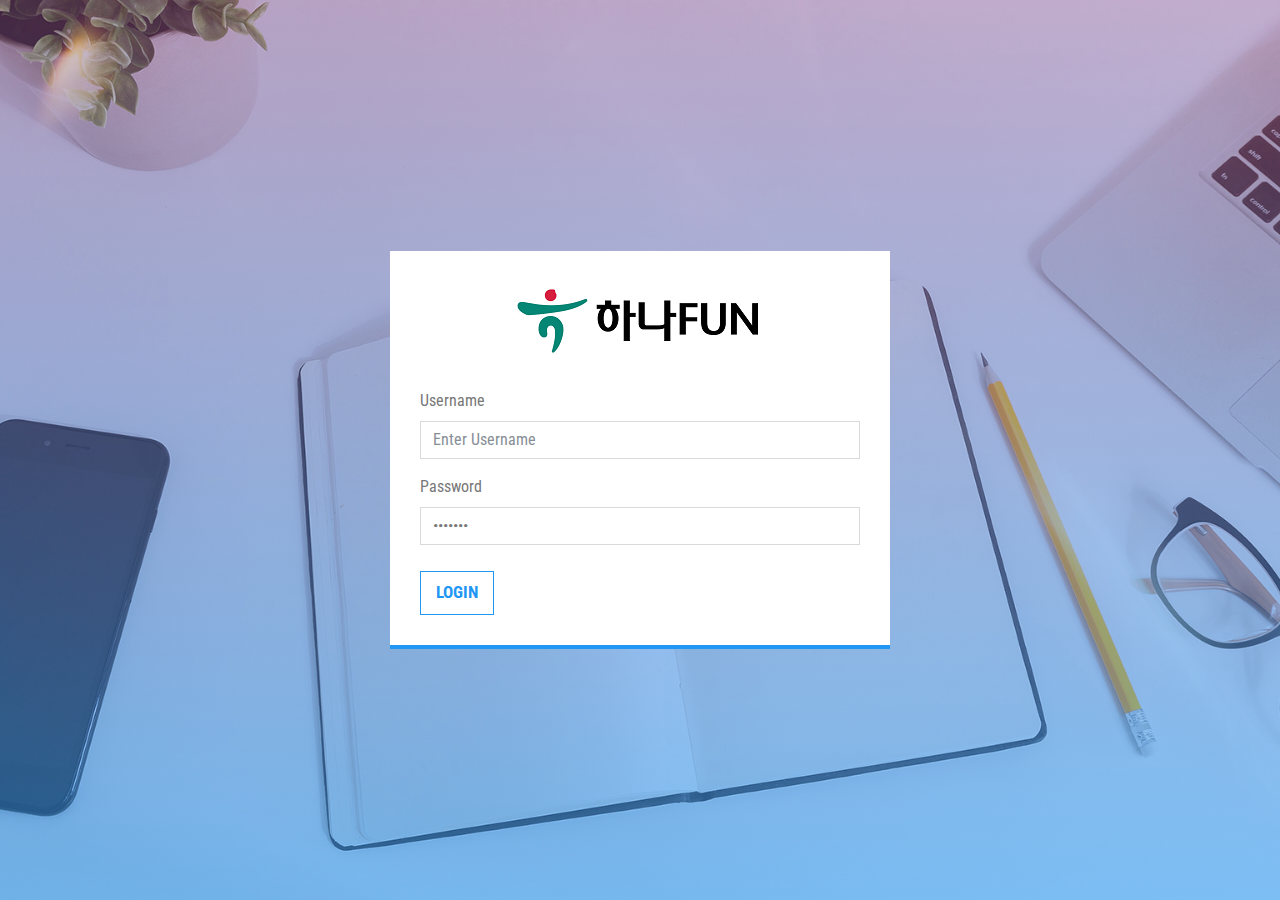
<file: HANAFUN/src/main/webapp/resources/admin/login.html>
<!--
author: Boostraptheme
author URL: https://boostraptheme.com
License: Creative Commons Attribution 4.0 Unported
License URL: https://creativecommons.org/licenses/by/4.0/
-->

<!DOCTYPE html>
<html>

<head>
    
    <meta charset="utf-8">
    <meta http-equiv="X-UA-Compatible" content="IE=edge">
    <meta name="description" content="">
    <meta name="viewport" content="width=device-width, initial-scale=1">
    <meta name="robots" content="all,follow">

    <title>Bootstrap Admin Template </title>
    <link rel="shortcut icon" href="img/favicon.ico">
    
    <!-- global stylesheets -->
    <link href="https://fonts.googleapis.com/css?family=Roboto+Condensed" rel="stylesheet">
    <link rel="stylesheet" href="css/bootstrap.min.css">
    <link rel="stylesheet" href="font-awesome-4.7.0/css/font-awesome.min.css">
    <link rel="stylesheet" href="css/font-icon-style.css">
    <link rel="stylesheet" href="css/style.default.css" id="theme-stylesheet">

    <!-- Core stylesheets -->
    <link rel="stylesheet" href="css/pages/login.css">
</head>

<body> 

<!--====================================================
                        PAGE CONTENT
======================================================--> 
      <section class="hero-area">
        <div class="overlay"></div>
        <div class="container">
          <div class="row">
            <div class="col-md-12 ">
                <div class="contact-h-cont">
                  <h3 class="text-center"><img src="img/logo.png" class="img-fluid" alt=""></h3><br>
                  <form>
                    <div class="form-group">
                      <label for="username">Username</label>
                      <input type="text" class="form-control" id="username" placeholder="Enter Username"> 
                    </div>  
                    <div class="form-group">
                      <label for="exampleInputEmail1">Password</label>
                      <input class="form-control" type="password" value="hunter2" id="example-password-input"> 
                    </div>   
                    <button class="btn btn-general btn-blue" role="button"><i fa fa-right-arrow></i>Login</button>
                  </form>
                </div>
            </div>
          </div>  
        </div>
      </section>
      
    <!--Global Javascript -->
    <script src="js/jquery.min.js"></script>
    <script src="js/tether.min.js"></script>
    <script src="js/bootstrap.min.js"></script>
</body>

</html>
</file>
<file: HANAFUN/src/main/webapp/resources/admin/css/font-icon-style.css>
@charset "UTF-8";

/* dashboard */
@font-face {
  font-family: "dashboard";
  src:url("https://file.myfontastic.com/da58YPMQ7U5HY8Rb6UxkNf/fonts/1494891667.eot");
  src:url("https://file.myfontastic.com/da58YPMQ7U5HY8Rb6UxkNf/fonts/1494891667.eot?#iefix") format("embedded-opentype"),
    url("https://file.myfontastic.com/da58YPMQ7U5HY8Rb6UxkNf/fonts/1494891667.woff") format("woff"),
    url("https://file.myfontastic.com/da58YPMQ7U5HY8Rb6UxkNf/fonts/1494891667.ttf") format("truetype"),
    url("https://file.myfontastic.com/da58YPMQ7U5HY8Rb6UxkNf/fonts/1494891667.svg#1494891667") format("svg");
  font-weight: normal;
  font-style: normal;
}

[data-icon]:before {
  font-family: "dashboard" !important;
  content: attr(data-icon);
  font-style: normal !important;
  font-weight: normal !important;
  font-variant: normal !important;
  text-transform: none !important;
  speak: none;
  line-height: 1;
  -webkit-font-smoothing: antialiased;
  -moz-osx-font-smoothing: grayscale;
}

[class^="icon-"]:before,
[class*=" icon-"]:before {
  font-family: "dashboard" !important;
  font-style: normal !important;
  font-weight: normal !important;
  font-variant: normal !important;
  text-transform: none !important;
  speak: none;
  line-height: 1;
  -webkit-font-smoothing: antialiased;
  -moz-osx-font-smoothing: grayscale;
}

.icon-home:before {
  content: "\62";
}
.icon-form:before {
  content: "\61";
}
.icon-list:before {
  content: "\63";
}
.icon-presentation:before {
  content: "\65";
}
.icon-bill:before {
  content: "\66";
}
.icon-check:before {
  content: "\67";
}
.icon-list-1:before {
  content: "\68";
}
.icon-padnote:before {
  content: "\69";
}
.icon-pencil-case:before {
  content: "\6a";
}
.icon-user:before {
  content: "\6b";
}
.icon-bars:before {
  content: "\6c";
}
.icon-line-chart:before {
  content: "\70";
}
.icon-flask:before {
  content: "\6d";
}
.icon-grid:before {
  content: "\6e";
}
.icon-picture:before {
  content: "\6f";
}
.icon-website:before {
  content: "\71";
}
.icon-screen:before {
  content: "\72";
}
.icon-interface-windows:before {
  content: "\73";
}
.icon-clock:before {
  content: "\74";
}
.icon-rss-feed:before {
  content: "\75";
}
.icon-mail:before {
  content: "\64";
}
.icon-ios-email-outline:before {
  content: "\76";
}
.icon-paper-airplane:before {
  content: "\77";
}
.icon-ios-email:before {
  content: "\78";
}
.icon-page:before {
  content: "\41";
}
.icon-close:before {
  content: "\79";
}
.icon-search:before {
  content: "\7a";
}
</file>
<file: HANAFUN/src/main/webapp/resources/admin/css/style.default.css>
/*
* ==========================================================
*     GENERAL STYLES
* ==========================================================
*/

body {
    font-family: 'Roboto Condensed', sans-serif;
    overflow-x: hidden;
}

a,
i,
span {
    display: inline-block;
    text-decoration: none;
    transition: all 0.3s;
}

a:hover,
a:focus,
i:hover,
i:focus,
span:hover,
span:focus {
    text-decoration: none;
}

ul {
    margin: 0;
    padding: 0;
} 

canvas {
    -webkit-user-select: none;
    -moz-user-select: none;
    -ms-user-select: none;
    -o-user-select: none;
    user-select: none;
}

.container-fluid {
    padding: 0 30px;
}

@media (max-width: 576px) {
    .container-fluid {
        padding: 0 15px;
    }
}

header.page-header {
    padding: 20px 0;
}

table {
    font-size: 0.9em;
    color: #666;
}

.card-close {
    position: absolute;
    top: 15px;
    right: 15px;
}

.card-close .dropdown-toggle {
    color: #999;
    background: none;
    border: none;
}

.card-close .dropdown-toggle:after {
    display: none;
}

.card-close .dropdown-menu {
    border: none;
    min-width: auto;
    font-size: 0.9em;
    border-radius: 0;
    transform: translateX(calc(-100% + 5px));
    box-shadow: 3px 3px 3px rgba(0, 0, 0, 0.1), -2px -2px 3px rgba(0, 0, 0, 0.1);
}

.card-close .dropdown-menu a {
    color: #999 !important;
}

.card-close .dropdown-menu a:hover {
    background: #2196F3;
    color: #fff !important;
}

.card-close .dropdown-menu a i {
    margin-right: 10px;
    transition: none;
}

.fa-ellipsis-v.men {
    font-size: 22px;
    color:#888;
}

.menu-sett-card {
    position: absolute; 
    right:0; 
    top: 5px;
}

.menu-sett-card ul.dropdown-menu.show {
    margin-top: -10px;
}

.menu-sett-card ul.dropdown-menu a.dropdown-item{
    color:#666;
}

.content-inner {
    padding:25px;
    width: calc(100% - 250px);
    background: #EEF5F9;
}

.content-inner.active {
    width: calc(100% - 90px);
}

.page-header {
    background: #fff;
    padding: 20px;
    box-shadow: 2px 2px 2px rgba(0, 0, 0, 0.1);
    position: relative;
    z-index: 99;
}

*[class*="icon-"] {
    transform: translateY(3px);
}

button,
input {
    outline: none !important;
}

.btn-general {
    background-color: transparent;
    text-align: center;
    border-width: 1px;
    border-radius: 0px;
    margin-top: 10px;
    font-size: 17px;
    padding: 10px 15px;
    font-weight: bold;
    text-transform: uppercase;
} 

.btn-blue {
    border-color: #2196f3;
    background: transparent;
    color: #2196f3;
}

.btn-blue:hover,
.btn-blue:focus {
    border-color: #2196f3;
    background-color: #2196f3;
    color: #fff;
    cursor: pointer;
}

.btn-white {
    border-color: #2196f3;
    background-color: #2196f3;
    color: #fff;
}

.btn-white:hover,
.btn-white:focus {
    background-color:transparent;
    color: #2196f3;
    border-color: #2196f3;
    cursor: pointer;
}

 .form-group {
    color:#777;
 }

 .form-group input,
 .form-group select{
    color:#777;
    border-radius: 0;
 }

.card {
    border-radius: 0;
    border: none;
    margin-bottom: 20px;
    box-shadow: 2px 2px 2px rgba(0, 0, 0, 0.1), -1px 0 2px rgba(0, 0, 0, 0.05);
}

.card-header {
    background: #fff;
    padding: 15px;
    border-bottom: 1px solid #eee;
    box-shadow: 2px 2px 2px rgba(0, 0, 0, 0.05);
}

.card-header h1,
.card-header h2,
.card-header h3,
.card-header h4,
.card-header h5,
.card-header h6 {
    margin-bottom: 0;
}

.card-body {
    padding: 20px;
}

.breadcrumb {
    background: #fff;
    position: relative;
    z-index: 50;
    border-radius: 0;
    padding: 15px 0;
    margin-bottom: 0;
}

.breadcrumb li.breadcrumb-item {
    color: #aaa;
    font-weight: 300;
}

#style-switch-button {
    z-index: 9999 !important;
}

.no-padding {
    padding: 0 !important;
}

.no-padding-bottom {
    padding-bottom: 0 !important;
}

.no-padding-top {
    padding-top: 0 !important;
}

.no-margin {
    margin: 0 !important;
}

.no-margin-bottom {
    margin-bottom: 0 !important;
}

.no-margin-top {
    margin-top: 0 !important;
}

.page {
    overflow-x: hidden;
}

.has-shadow {
    box-shadow: 2px 2px 2px rgba(0, 0, 0, 0.1), -1px 0 2px rgba(0, 0, 0, 0.05);
}

.badge {
    font-weight: 400;
}

.badge-rounded {
    border-radius: 50px;
}


/*
* ==========================================================
*     SIDEBAR
* ==========================================================
*/

nav.side-navbar {
    background: #fff;
    min-width: 250px;
    max-width: 250px;
    color: #686a76;
    box-shadow: 1px 1px 1px rgba(0, 0, 0, 0.1);
    z-index: 999;
    /*==== Sidebar Header ====*/
    /*==== Sidebar Menu ====*/
    /*==== Shrinked Sidebar ====*/
}

nav.side-navbar a {
    color: inherit;
    position: relative;
    font-size: 0.9em;
}

nav.side-navbar a[data-toggle="collapse"]::before {
    content: '\f104';
    display: inline-block;
    transform: translateY(-50%);
    font-family: 'FontAwesome';
    position: absolute;
    top: 50%;
    right: 20px;
}

nav.side-navbar a[aria-expanded="true"] {
    background: #EEF5F9;
}

nav.side-navbar a[aria-expanded="true"]::before {
    content: '\f107';
}

nav.side-navbar a i {
    font-size: 1.5em;
    /*color: #2196f3;*/
    width: 30px;
    margin-right: 10px;
    transition: none;
}

nav.side-navbar .sidebar-header {
    padding: 20px 15px 10px;
}

nav.side-navbar .avatar {
    width: 55px;
    height: 55px;
}

nav.side-navbar .title {
    margin-left: 10px;
}

nav.side-navbar .title h1 {
    color: #333;
}

nav.side-navbar .title p {
    font-size: 0.9em;
    font-weight: 200;
    margin-bottom: 0;
    color: #aaa;
}

nav.side-navbar span.heading {
    text-transform: uppercase;
    font-weight: 400;
    margin-left: 20px;
    color: #ccc;
    font-size: 0.8em;
}

nav.side-navbar ul {
    padding: 0px 0 15px;
}

nav.side-navbar ul a {
    padding: 10px 15px;
    text-decoration: none;
    display: block;
    font-weight: 300;
    border-left: 4px solid transparent;
}

nav.side-navbar ul a:hover {
    background: linear-gradient(to left, #7c8ce4, #2196f3);
    border-left: 4px solid #7b4397;
    color: #fff;
}

nav.side-navbar ul a:hover i{
    color: #fff;
}

nav.side-navbar ul li.active a {
    background: #EEF5F9;
}

nav.side-navbar ul li.active a:hover {
    background: linear-gradient(to left, #7c8ce4, #2196f3);
}

nav.side-navbar ul ul {
    padding: 0;
}

nav.side-navbar ul ul a {
    padding-left: 50px;
    background: #EEF5F9;
}

nav.side-navbar ul ul li.active a {
    padding-left: 50px;
    background: #d7ecf9;
}

nav.side-navbar.shrinked {
    min-width: 90px;
    max-width: 90px;
    text-align: center;
}

nav.side-navbar.shrinked span.heading {
    margin: 0;
}

nav.side-navbar.shrinked a {
    padding: 15px 10px;
    border: none;
    font-size: 0.8em;
    color: #aaa;
    transition: color 0.3s, background 0.3s;
}

nav.side-navbar.shrinked a[data-toggle="collapse"]::before {
    content: '\f107';
    transform: translateX(50%);
    position: absolute;
    top: auto;
    right: 50%;
    bottom: 0;
    left: auto;
}

nav.side-navbar.shrinked a[data-toggle="collapse"][aria-expanded="true"]::before {
    content: '\f106';
}

nav.side-navbar.shrinked a:hover {
    color: #fff;
    border: none;
}

nav.side-navbar.shrinked a:hover i {
    color: #fff;
}

nav.side-navbar.shrinked a i {
    text-align: center;
    margin: 0 auto;
    margin-bottom: 5px;
    display: block;
    font-size: 1.6em;
    color: #333;
    transition: color 0.3s;
}

nav.side-navbar.shrinked .sidebar-header .title {
    display: none;
}


/* SIDBAR MEDIAQUERIES ----------------------------------- */

@media (max-width: 1200px) {
    nav.side-navbar {
        margin-left: -90px;
        min-width: 90px;
        max-width: 90px;
        text-align: center;
    }
    nav.side-navbar span.heading {
        margin: 0;
    }
    nav.side-navbar ul a {
        padding: 15px 10px;
        border: none;
        font-size: 0.8em;
        color: #aaa;
        transition: color 0.3s, background 0.3s;
    }
    nav.side-navbar ul a[data-toggle="collapse"]::before {
        content: '\f107';
        transform: translateX(50%);
        position: absolute;
        top: auto;
        right: 50%;
        bottom: 0;
        left: auto;
    }
    nav.side-navbar ul a[data-toggle="collapse"][aria-expanded="true"]::before {
        content: '\f106';
    }
    nav.side-navbar ul a:hover {
        color: #fff;
        border: none;
    }
    nav.side-navbar ul a:hover i {
        color: #fff;
    }
    nav.side-navbar ul a i {
        margin-right: 0;
        margin-bottom: 5px;
        display: block;
        font-size: 1.6em;
        color: #333;
        transition: color 0.3s;
    }
    nav.side-navbar .sidebar-header .title {
        display: none;
    }
    nav.side-navbar.shrinked {
        margin-left: 0;
    }
    .content-inner {
        width: 100%;
    }
    .content-inner.active {
        width: calc(100% - 90px);
    }
}


/* ==========================================================
                     RIGHT SIDE NAVBAR
 ============================================================*/

#sidebar-wrapper {
    position: fixed;
    z-index: 1000;
    right: 0;
    top: 78px;
    overflow-y: auto;
    width: 250px;
    height: 100%;
    -webkit-transition: all .4s ease 0s;
    -moz-transition: all .4s ease 0s;
    -ms-transition: all .4s ease 0s;
    -o-transition: all .4s ease 0s;
    transition: all .4s ease 0s;
    transform: translateX(250px);
    background: #fff;
}

.sidebar-nav {
    position: absolute;
    top: 0;
    width: 280px;
    margin: 0;
    padding: 0;
    list-style: none;
    background: #fff;
}

#menu-toggle-right {
    z-index: 1;
    right: 0;
}

#sidebar-wrapper.active {
    right: 250px;
    width: 280px;
    -webkit-transition: all .4s ease 0s;
    -moz-transition: all .4s ease 0s;
    -ms-transition: all .4s ease 0s;
    -o-transition: all .4s ease 0s;
    transition: all .4s ease 0s;
    box-shadow: -1px -1px 1px rgba(0, 0, 0, 0.1);
    z-index: 999;
}

.sidebar-nav .toggle {
    font-size: 1em;
    margin: 5px 5px 0 0;
    padding: 15px 20px;
}

.sidebar-nav .tab {
    text-align: center;
}

.sidebar-nav .tab .nav-tabs {
    position: relative;
    border-bottom: none;
}

.sidebar-nav .tab .nav-tabs li {
    margin: 0;
    width: 50%;
    height: 40px;
    line-height: 40px;
}

.sidebar-nav .tab .nav-tabs li a {
    display: block;
    padding: 5px 0;
    background: #fff;
    font-size: 16px;
    font-weight: 700;
    color: #999;
    text-align: center;
    border-radius: 0;
    border: none;
    margin-right: 0;
    overflow: hidden;
    z-index: 1;
    position: relative;
    transition: all 0.3s ease 0s;
    border-bottom: 2px solid #ddd;
}

.tab .nav-tabs li a.active,
.tab .nav-tabs li a:hover {
    color: #2196f3;
    border: none;
    border-bottom: 2px solid #ddd;
}

.sidebar-nav .tab .nav-tabs li a.active {
    border-bottom: 2px solid #2196f3;
}

.sidebar-nav .tab .tab-content {
    padding: 20px;
    margin-top: -2px;
    font-size: 15px;
    color: #757575;
    line-height: 26px;
    text-align: left;
    border-top: 2px solid #ddd;
}

.sidebar-nav .tab .tab-content h3 {
    font-size: 24px;
    margin-top: 0;
}

.sidebar-nav .tab .tab-content h6.msg-nav-h6 {
    font-size: 16px;
    line-height: 0px;
    margin-top: 15px;
}

@media only screen and (max-width: 479px) {
    .sidebar-nav .tab .nav-tabs li {
        width: 100%;
        text-align: center;
        margin-bottom: 5px;
    }

    .sidebar-nav .tab .nav-tabs li:last-child {
        margin-bottom: 0;
    }
}

.newsf-list ul {
    padding-bottom: 20px;
}

.newsf-list ul li{
    padding:10px 0;
}

.newsf-list ul li img{
    width: 50px;
    height: 50px;
    margin:0 8px 0 8px;
}

.newsf-list ul li h3{
    color:#555;
    font-size: 18px;
    margin:0;
    padding:0;    
}

.newsf-list ul li small{
    color:#888;
    margin:0;
    padding:0;
}

/*
* ==========================================================
*     MAIN NAVBAR
* ==========================================================
*/

nav.navbar {
    background: linear-gradient(to left, #7b4397, #2196f3);
    /*background: #2f333e;*/
    padding-top: 15px;
    padding-bottom: 15px;
    color: #fff;
    position: relative;
    border-radius: 0;
    box-shadow: 2px 2px 2px rgba(0, 0, 0, 0.2);
    z-index: 9999;
    padding-left: 0;
    padding-right: 0;
    /*==== Toggle Sidebar Btn ====*/
    /*==== Navbar Items ====*/
    /*==== Search Box ====*/
    /*==== Dropdowns ====*/
}

nav.navbar .badge {
    width: 22px;
    height: 22px;
    line-height: 22px;
    text-align: center;
    padding: 0;
    border-radius: 50%;
}

nav.navbar .navbar-brand .brand-small {
    display: none;
}

nav.navbar a {
    color: inherit;
}

.nav-link {
    display: block;
    padding: .5em 1.2em;
}

nav.navbar .container-fluid {
    width: 100%;
}

nav.navbar .menu-btn.active {
    margin-right: 20px;
    font-size: 1.2em;
    height: 13px;
    transition: all 0.7s;
}

nav.navbar .menu-btn span {
    width: 20px;
    height: 2px;
    background: #fff;
    display: block;
    margin: 4px auto 0;
    transition: all 0.3s cubic-bezier(0.81, -0.33, 0.345, 1.375);
}



nav.navbar .menu-btn.active span:first-of-type {
    transform: translateY(12px);
}

nav.navbar .menu-btn.active span:last-of-type {
    transform: translateY(-12px);
}

nav.navbar .nav-item>a {
    position: relative;
}

nav.navbar .nav-item>a span {
    position: absolute;
    top: 0; 
    height: 23px;
    width: 23px;
    line-height: 23px;
    font-weight: 400;
    font-size: 0.6em;
}

nav.navbar .nav-item>a span.noti-numb-bg {
    height: 23px;
    width: 23px;
    line-height: 23px;
    border:4px solid rgba(36, 148, 241, 0.74);
    border-radius: 50%;
    -webkit-animation: heart-beats 1s infinite;
    animation: heart-beats 1s infinite;
}

@keyframes heart-beats {
    0%   { transform: scale(0.0);}
    100%   { transform: scale(1.0); }
}  

@-webkit-keyframes heart-beats {
    0%   { transform: scale(0.0);}
    100%   { transform: scale(1.0); }    
}

nav.navbar .nav-item>a.logout i {
    margin-left: 10px;
}

nav.navbar .search-box {
    width: 100%;
    height: 100%;
    position: absolute;
    top: 0;
    right: 0;
    padding: 0;
    background: #fff;
    z-index: 9999;
    border-radius: 0;
    display: none;
}

nav.navbar .search-box .dismiss {
    position: absolute;
    top: 50%;
    right: 20px;
    transform: translateY(-50%);
    background: none;
    border: none;
    cursor: pointer;
    font-size: 1.5em;
    color: #999;
}

nav.navbar .search-box form {
    height: 100%;
}

nav.navbar .search-box form input {
    height: 100%;
    border: none;
    padding: 20px;
}

nav.navbar .dropdown-menu {
    right: 0;
    min-width: 250px;
    left: auto;
    margin-top: 18px;
    padding: 15px 0;
    max-width: 400px;
    border-radius: 0;
    border: none;
    box-shadow: 2px 2px 2px rgba(0, 0, 0, 0.1), -2px 0 2px rgba(0, 0, 0, 0.1);
}

nav.navbar .dropdown-menu.profile {
    right: 0;
    min-width: 250px;
    left: auto;
    margin-top: 15px;
    padding: 15px 0;
    max-width: 400px;
    border-radius: 0;
    border: none;
    box-shadow: 2px 2px 2px rgba(0, 0, 0, 0.1), -2px 0 2px rgba(0, 0, 0, 0.1);
}

nav.navbar .dropdown-menu a {
    background: #fff;
    padding: 10px 20px;
    font-size: 0.8em;
    color: #777;
    width: 100%;
}

nav.navbar .dropdown-menu a:hover {
    background: #f5f5f5;
}

nav.navbar .dropdown-menu a i {
    width: 30px;
    height: 30px;
    line-height: 30px;
    background: #2196F3;
    text-align: center;
    color: #fff;
    border-radius: 50%;
    margin-right: 10px;
}

nav.navbar .dropdown-menu a i.bg-red {
    background: #F44336;
}

nav.navbar .dropdown-menu a i.bg-skyblue {
    background: #2196F3;
}

nav.navbar .dropdown-menu a i.bg-blue {
    background: #78459a;
}

nav.navbar .dropdown-menu a small {
    margin-left: 40px;
}

nav.navbar .dropdown-menu span {
    position: static;
    font-size: 0.9em;
    color: #999;
}

nav.navbar .dropdown-menu strong {
    font-weight: 700;
}

nav.navbar .dropdown-menu .msg-profile {
    width: 45px;
    height: 45px;
    margin-right: 10px;
}

nav.navbar .dropdown-menu h3 {
    font-weight: 500;
}

nav.navbar .dropdown-menu h3.msg-nav-h3 {
    font-weight: 300;
    font-size: 17px;
}


/* MAIN NAVBAR MEDIAQUERIES ----------------------------------- */

@media (max-width: 1200px) {
    nav.navbar {
        /*==== Toggle Sidebar Btn ====*/
    }
    
    nav.navbar .menu-btn {
        margin-right: 20px;
        font-size: 1.2em;
        transition: all 0.7s;
    }
    nav.navbar .menu-btn span:first-of-type {
        transform: translateY(12px);
    }
    nav.navbar .menu-btn span:nth-of-type(2) {
        transform: none;
    }
    nav.navbar .menu-btn span:nth-of-type(2)::before,
    nav.navbar .menu-btn span:nth-of-type(2)::after {
        transform: rotate(45deg);
    }
    nav.navbar .menu-btn span:nth-of-type(2)::after {
        transform: rotate(145deg);
        position: absolute;
        top: -2px;
        left: 0;
    }
    nav.navbar .menu-btn span:last-of-type {
        transform: translateY(-12px);
    }
    nav.navbar .menu-btn.active span:first-of-type {
        transform: none;
    }
    nav.navbar .menu-btn.active span:nth-of-type(2) {
        transform: rotateY(180deg);
    }
    nav.navbar .menu-btn.active span:last-of-type {
        transform: none;
    }
}

@media (max-width: 991px) {
    .header .navbar .nav-menu .full_scr_exp a{
        display: none;
    }

    nav.navbar .navbar-brand .brand-big {
        display: none;
    }

    nav.navbar .navbar-brand .brand-small {
        display: block !important;
    }    
}

@media (max-width: 576px) {
    nav.navbar {
        font-size: 14px;
    }
    nav.navbar .badge {
        width: 19px;
        height: 19px;
    }
    nav.navbar .nav-item>a {
        font-size: 13px;
    }
    nav.navbar .dropdown-menu {
        right: auto;
        left: -50%;
        transform: translateX(-50%);
    }
}
 

/*
* ==========================================================
*     DASHBOARD COUNTS SECTION
* ==========================================================
*/

section.dashboard-counts .icon {
    width: 40px;
    height: 40px;
    line-height: 40px;
    text-align: center;
    min-width: 40px;
    max-width: 40px;
    border-radius: 50%;
}

section.dashboard-counts .title {
    font-size: 1.1em;
    font-weight: 300;
    color: #777;
    margin: 0 20px;
}

section.dashboard-counts .progress {
    margin-top: 10px;
}

section.dashboard-counts .number {
    font-size: 1.8em;
    font-weight: 300;
}

section.dashboard-counts .number strong {
    font-weight: 700;
}

section.dashboard-counts .row {
    padding: 30px 15px;
    margin: 0;
}

section.dashboard-counts div[class*='col-'] .item {
    border-right: 1px solid #eee;
    padding: 15px 0;
}

section.dashboard-counts div[class*='col-']:last-of-type .item {
    border-right: none;
}


/*  DASHBOARD COUNTS MEDIAQUERIES ------------------------ */

@media (max-width: 1200px) {
    section.dashboard-counts div[class*='col-']:nth-of-type(2) .item {
        border-right: none;
    }
}

@media (max-width: 575px) {
    section.dashboard-counts div[class*='col-'] .item {
        border-right: none;
    }
}

/*=========================================
                FOOTER
===========================================*/
 
.social-bottom.sb-fb {
    background: #43609c;
}

.social-bottom.sb-tw {
    background: #1da1f2;
}

.social-bottom.sb-gp {
    background: #db4437;
}

.social-bottom.sb-in {
    background: #3f729b;
}

.social-bottom i {
    margin:10px auto 20px auto;
    height: 40px;
    line-height: 40px;
    width: 40px;
    border-radius: 50%;
}

.social-bottom i.fa-facebook {
    border:2px solid #43609c;
    color:#43609c;
    background: #fff;
}

.social-bottom:hover i.fa-facebook {
    border:2px solid #fff;
    color:#fff;
    background: #43609c;
}

.social-bottom i.fa-twitter {
    border:2px solid #1da1f2;
    color:#1da1f2;
    background: #fff;
}

.social-bottom:hover i.fa-twitter {
    border:2px solid #fff;
    color:#fff;
    background: #1da1f2;
}

.social-bottom i.fa-google-plus {
    border:2px solid #db4437;
    color:#db4437;
    background: #fff;
}

.social-bottom:hover i.fa-google-plus {
    border:2px solid #fff;
    color:#fff;
    background: #db4437;
}

.social-bottom i.fa-instagram {
    border:2px solid #3f729b;
    color:#3f729b;
    background: #fff;
}

.social-bottom:hover i.fa-instagram {
    border:2px solid #fff;
    color:#fff;
    background: #3f729b;
}

.social-bottom  div {
    font-size: 20px;
    color:#fff;
}

.social-bottom  p {
    font-size: 23px;
    /*font-weight: 700;*/
    color:#fff;
    text-transform: uppercase;
}
</file>
<file: HANAFUN/src/main/webapp/resources/admin/css/ui-elements/card.css>
/*
author: Boostraptheme
author URL: https://boostraptheme.com
License: Creative Commons Attribution 4.0 Unported
License URL: https://creativecommons.org/licenses/by/4.0/
*/ 

/*=============================================
					CARD-1
===============================================*/

#card-1 h5 {
    font-size: 1.28571429em;
    font-weight: 700;
    line-height: 1.2857em;
    margin: 0;
}

#card-1 #card-2 .card {
    font-size: 1em;
    overflow: hidden;
    padding: 0;
    border: none;
    border-radius: .28571429rem;
    box-shadow: 0 1px 3px 0 #d4d4d5, 0 0 0 1px #d4d4d5;
}

#card-1 .card-block {
    font-size: 1em;
    position: relative;
    margin: 0;
    padding: 1em;
    border: none;
    border-top: 1px solid rgba(34, 36, 38, .1);
    box-shadow: none;
}

#card-1 .card-img-top {
    display: block;
    width: 100%;
    height: auto;
}

#card-1 .card-title {
    font-size: 1.28571429em;
    font-weight: 700;
    line-height: 1.2857em;
}

#card-1 .card-text {
    clear: both;
    margin-top: .5em;
    color: rgba(0, 0, 0, .68);
}

#card-1 .card-footer {
    font-size: 1em;
    position: static;
    top: 0;
    left: 0;
    max-width: 100%;
    padding: .75em 1em;
    color: rgba(0, 0, 0, .4);
    border-top: 1px solid rgba(0, 0, 0, .05) !important;
    background: #fff;
}

#card-1 .card-inverse .btn {
    border: 1px solid rgba(0, 0, 0, .05);
}

#card-1 .profile {
    position: absolute;
    top: -12px;
    display: inline-block;
    overflow: hidden;
    box-sizing: border-box;
    width: 25px;
    height: 25px;
    margin: 0;
    border: 1px solid #fff;
    border-radius: 50%;
}

#card-1 .profile-avatar {
    display: block;
    width: 100%;
    height: auto;
    border-radius: 50%;
}

#card-1 .profile-inline {
    position: relative;
    top: 0;
    display: inline-block;
}

#card-1 .profile-inline ~ .card-title {
    display: inline-block;
    margin-left: 4px;
    vertical-align: top;
}

#card-1 .text-bold {
    font-weight: 700;
}
 
/*=============================================
					CARD-2
===============================================*/
#card-2 .card {
    padding-top: 20px;
    margin: 10px 0 20px 0;
    background-color: rgba(214, 224, 226, 0.2);
    border-top-width: 0;
    border-bottom-width: 2px;
    -webkit-border-radius: 3px;
    -moz-border-radius: 3px;
    border-radius: 3px;
    -webkit-box-shadow: none;
    -moz-box-shadow: none;
    box-shadow: none;
    -webkit-box-sizing: border-box;
    -moz-box-sizing: border-box;
    box-sizing: border-box;
}

#card-2 .card .card-heading {
    padding: 0 20px;
    margin: 0;
}

#card-2 .card .card-heading.simple {
    font-size: 20px;
    font-weight: 300;
    color: #777;
    border-bottom: 1px solid #e5e5e5;
}

#card-2 .card .card-heading.image img {
    display: inline-block;
    width: 46px;
    height: 46px;
    margin-right: 15px;
    vertical-align: top;
    border: 0;
    -webkit-border-radius: 50%;
    -moz-border-radius: 50%;
    border-radius: 50%;
}

#card-2 .card .card-heading.image .card-heading-header {
    display: inline-block;
    vertical-align: top;
}

#card-2 .card .card-heading.image .card-heading-header h3 {
    margin: 0;
    font-size: 14px;
    line-height: 16px;
    color: #262626;
}

#card-2 .card .card-heading.image .card-heading-header span {
    font-size: 12px;
    color: #999999;
}

#card-2 .card .card-body {
    padding: 0 20px;
    margin-top: 20px;
}

#card-2 .card .card-media {
    padding: 0 20px;
    margin: 0 -14px;
}

#card-2 .card .card-media img {
    max-width: 100%;
    max-height: 100%;
}

#card-2 .card .card-actions {
    min-height: 30px;
    padding: 0 20px 20px 20px;
    margin: 20px 0 0 0;
}

#card-2 .card .card-comments {
    padding: 20px;
    margin: 0;
    background-color: #f8f8f8;
}

#card-2 .card .card-comments .comments-collapse-toggle {
    padding: 0;
    margin: 0 20px 12px 20px;
}

#card-2 .card .card-comments .comments-collapse-toggle a,
#card-2 .card .card-comments .comments-collapse-toggle span {
    padding-right: 5px;
    overflow: hidden;
    font-size: 12px;
    color: #999;
    text-overflow: ellipsis;
    white-space: nowrap;
}

#card-2 .card-comments .media-heading {
    font-size: 13px;
    font-weight: bold;
}

#card-2 .card.people {
    position: relative;
    display: inline-block;
    width: 170px;
    height: 300px;
    padding-top: 0;
    margin-left: 20px;
    overflow: hidden;
    vertical-align: top;
}

#card-2 .card.people:first-child {
    margin-left: 0;
}

#card-2  .card.people .card-top {
    position: absolute;
    top: 0;
    left: 0;
    display: inline-block;
    width: 170px;
    height: 150px;
    background-color: #ffffff;
}

#card-2 .card.people .card-top.green {
    background-color: #53a93f;
}

#card-2 .card.people .card-top.blue {
    background-color: #427fed;
}

#card-2 .card.people .card-info {
    position: absolute;
    top: 150px;
    display: inline-block;
    width: 100%;
    height: 101px;
    overflow: hidden;
    background: #ffffff;
    -webkit-box-sizing: border-box;
    -moz-box-sizing: border-box;
    box-sizing: border-box;
}

#card-2 .card.people .card-info .title {
    display: block;
    margin: 8px 14px 0 14px;
    overflow: hidden;
    font-size: 16px;
    font-weight: bold;
    line-height: 18px;
    color: #404040;
}

#card-2 .card.people .card-info .desc {
    display: block;
    margin: 8px 14px 0 14px;
    overflow: hidden;
    font-size: 12px;
    line-height: 16px;
    color: #737373;
    text-overflow: ellipsis;
}

#card-2 .card.people .card-bottom {
    position: absolute;
    bottom: 0;
    left: 0;
    display: inline-block;
    width: 100%;
    padding: 10px 20px;
    line-height: 29px;
    text-align: center;
    -webkit-box-sizing: border-box;
    -moz-box-sizing: border-box;
    box-sizing: border-box;
}

#card-2 .card.hovercard {
    position: relative;
    padding-top: 0;
    overflow: hidden;
    text-align: center;
    background-color: #fff;
}

#card-2 .card.hovercard .cardheader {
    background: url("../../img/bg-i.jpg");
    background-size: cover;
    height: 135px;
}

#card-2 .card.hovercard .avatar {
    position: relative;
    top: -50px;
    margin-bottom: -50px;
}

#card-2 .card.hovercard .avatar img {
    width: 100px;
    height: 100px;
    max-width: 100px;
    max-height: 100px;
    -webkit-border-radius: 50%;
    -moz-border-radius: 50%;
    border-radius: 50%;
    border: 5px solid rgba(255,255,255,0.5);
}

#card-2 .card.hovercard .info {
    padding: 4px 8px 10px;
}

#card-2 .card.hovercard .info .title {
    margin-bottom: 4px;
    font-size: 24px;
    line-height: 1;
    color: #262626;
    vertical-align: middle;
}

#card-2 .card.hovercard .info .desc {
    overflow: hidden;
    font-size: 12px;
    line-height: 20px;
    color: #737373;
    text-overflow: ellipsis;
}

#card-2 .card.hovercard .bottom {
    padding: 0 20px;
    margin-bottom: 17px;
}

#card-2 .btn {
    border-radius: 50%;
    width: 32px;
    height: 32px;
    line-height: 23px;
}

/*=============================================
					CARD-3
===============================================*/

#card-3 .panel.panel-card {
    position: relative;
    height: 241px;
    border: none;
    overflow: hidden;
}

#card-3 .panel.panel-card .panel-heading {
    position: relative;
    z-index: 2;
    height: 120px;
    border-bottom-color: #fff;
    overflow: hidden;

    -webkit-transition: height 600ms ease-in-out;
    transition: height 600ms ease-in-out;
}

#card-3 .panel.panel-card .panel-heading img {
    position: absolute;
    top: 50%;
    left: 50%;
    z-index: 1;
    width: 120%;

    -webkit-transform: translate3d(-50%, -50%, 0);
    transform: translate3d(-50%, -50%, 0);
}

#card-3 .panel.panel-card .panel-heading button {
    position: absolute;
    top: 10px;
    right: 15px;
    z-index: 3;
}

#card-3 .panel.panel-card .panel-figure {
    position: absolute;
    top: auto;
    left: 50%;
    z-index: 3;
    width: 70px;
    height: 70px;
    background-color: #fff;
    border-radius: 50%;
    opacity: 1;
    -webkit-box-shadow: 0 0 0 3px #fff;
    box-shadow: 0 0 0 3px #fff;

    -webkit-transform: translate3d(-50%, -50%, 0);
    transform: translate3d(-50%, -50%, 0);

    -webkit-transition: opacity 400ms ease-in-out;
    transition: opacity 400ms ease-in-out;
}

#card-3 .panel.panel-card .panel-body {
    padding-top: 40px;
    padding-bottom: 20px;
	background: #fff;
    -webkit-transition: padding 400ms ease-in-out;
    transition: padding 400ms ease-in-out;
}

#card-3 .panel.panel-card .panel-thumbnails {
    padding: 0 15px 20px;
}

#card-3 .panel-thumbnails .thumbnail {
    width: 60px;
    max-width: 100%;
    margin: 0 auto;
    background-color: #fff;
}


#card-3 .panel.panel-card:hover .panel-heading {
    height: 55px;

    -webkit-transition: height 400ms ease-in-out;
    transition: height 400ms ease-in-out;
}

#card-3 .panel.panel-card:hover .panel-figure {
    opacity: 0;

    -webkit-transition: opacity 400ms ease-in-out;
    transition: opacity 400ms ease-in-out;
}

#card-3 .panel.panel-card:hover .panel-body {
    padding-top: 20px;

    -webkit-transition: padding 400ms ease-in-out;
    transition: padding 400ms ease-in-out;
}

/*=============================================
					CARD-4
===============================================*/

.weather-card {
  margin: 60px auto;
  height: 740px;
  width: 450px;
  background: #fff;
  box-shadow: 0 1px 38px rgba(0, 0, 0, 0.15), 0 5px 12px rgba(0, 0, 0, 0.25);
  overflow: hidden;
}
.weather-card .top {
  position: relative;
  height: 570px;
  width: 100%;
  overflow: hidden;
  background: url("https://s-media-cache-ak0.pinimg.com/564x/cf/1e/c4/cf1ec4b0c96e59657a46867a91bb0d1e.jpg") no-repeat;
  background-size: cover;
  background-position: center center;
  text-align: center;
}
.weather-card .top .wrapper {
  padding: 30px;
  position: relative;
  z-index: 1;
}
.weather-card .top .wrapper .mynav {
  height: 20px;
}
.weather-card .top .wrapper .mynav .lnr {
  color: #fff;
  font-size: 20px;
}
.weather-card .top .wrapper .mynav .lnr-chevron-left {
  display: inline-block;
  float: left;
}
.weather-card .top .wrapper .mynav .lnr-cog {
  display: inline-block;
  float: right;
}
.weather-card .top .wrapper .heading {
  margin-top: 20px;
  font-size: 35px;
  font-weight: 400;
  color: #fff;
}
.weather-card .top .wrapper .location {
  margin-top: 20px;
  font-size: 21px;
  font-weight: 400;
  color: #fff;
}
.weather-card .top .wrapper .temp {
  margin-top: 20px;
}
.weather-card .top .wrapper .temp a {
  text-decoration: none;
  color: #fff;
}
.weather-card .top .wrapper .temp a .temp-type {
  font-size: 85px;
}
.weather-card .top .wrapper .temp .temp-value {
  display: inline-block;
  font-size: 85px;
  font-weight: 600;
  color: #fff;
}
.weather-card .top .wrapper .temp .deg {
  display: inline-block;
  font-size: 35px;
  font-weight: 600;
  color: #fff;
  vertical-align: top;
  margin-top: 10px;
}
.weather-card .top:after {
  content: "";
  height: 100%;
  width: 100%;
  display: block;
  position: absolute;
  top: 0;
  left: 0;
  background: rgba(0, 0, 0, 0.5);
}
.weather-card .bottom {
  padding: 0 30px;
  background: #fff;
}
.weather-card .bottom .wrapper .forecast {
  overflow: hidden;
  margin: 0;
  font-size: 0;
  padding: 0;
  padding-top: 20px;
  max-height: 155px;
}
.weather-card .bottom .wrapper .forecast a {
  text-decoration: none;
  color: #000;
}
.weather-card .bottom .wrapper .forecast .go-up {
  text-align: center;
  display: block;
  font-size: 25px;
  margin-bottom: 10px;
}
.weather-card .bottom .wrapper .forecast li {
  display: block;
  font-size: 25px;
  font-weight: 400;
  color: rgba(0, 0, 0, 0.25);
  line-height: 1em;
  margin-bottom: 30px;
}
.weather-card .bottom .wrapper .forecast li .date {
  display: inline-block;
}
.weather-card .bottom .wrapper .forecast li .condition {
  display: inline-block;
  vertical-align: middle;
  float: right;
  font-size: 25px;
}
.weather-card .bottom .wrapper .forecast li .condition .temp {
  display: inline-block;
  vertical-align: top;
  font-family: 'Montserrat', sans-serif;
  font-size: 20px;
  font-weight: 400;
  padding-top: 2px;
}
.weather-card .bottom .wrapper .forecast li .condition .temp .deg {
  display: inline-block;
  font-size: 10px;
  font-weight: 600;
  margin-left: 3px;
  vertical-align: top;
}
.weather-card .bottom .wrapper .forecast li .condition .temp .temp-type {
  font-size: 20px;
}
.weather-card .bottom .wrapper .forecast li.active {
  color: rgba(0, 0, 0, 0.8);
}
.weather-card.rain .top {
  background: url("http://img.freepik.com/free-vector/girl-with-umbrella_1325-5.jpg?size=338&ext=jpg") no-repeat;
  background-size: cover;
  background-position: center center;
}
</file>
<file: HANAFUN/src/main/webapp/resources/admin/css/style.css>
/*
author: Boostraptheme
author URL: https://boostraptheme.com
License: Creative Commons Attribution 4.0 Unported
License URL: https://creativecommons.org/licenses/by/4.0/
*/ 

/*====================================================
                         REPORT-1
======================================================*/

#report1 .card-block {
	padding:10px 10px 0 10px;
}

#report1 .text-left.report1-cont {
    margin-bottom: 20px;
}

#report1 .card-block .progress {
	margin-bottom: 10px;
}

#report1 p > small {
	padding-top: 10px;
	color:#777;
}

/*====================================================
                         REPORT-2
======================================================*/
.card-c1 {
    display: inline-block;
    position: relative;
    width: 100%;
    margin: 25px 0;
    box-shadow: 0 1px 4px 0 rgba(0, 0, 0, 0.14);
    border-radius: 3px;
    color: rgba(0, 0, 0, 0.87);
    background: #fff;
}

.card-c1 .card-height-indicator {
    margin-top: 100%;
}

.card.row-space .header {
    padding: 15px 20px 0;
}

.card-c1 .title {
    margin-top: 0;
    margin-bottom: 5px;
}

.card-c1 .card-image {
    height: 60%;
    position: relative;
    overflow: hidden;
    margin-left: 15px;
    margin-right: 15px;
    margin-top: -30px;
    border-radius: 6px;
}

.card-c1 .card-image img {
    width: 100%;
    height: 100%;
    border-radius: 6px;
    pointer-events: none;
}

.card-c1 .card-image .card-title {
    position: absolute;
    bottom: 15px;
    left: 15px;
    color: #fff;
    font-size: 1.3em;
    text-shadow: 0 2px 5px rgba(33, 33, 33, 0.5);
}

.card-c1 .category:not([class*="text-"]) {
    color: #999999;
}

.card-c1 .card-content {
    padding: 15px 20px;
}

.card-c1 .card-content .category {
    margin-bottom: 0;
}

.card-c1 .card-content h4 {
	color:#555;
	font-size: 19px;
	font-weight: normal;
}

.card-c1 .card-header {
    box-shadow: 0 10px 30px -12px rgba(0, 0, 0, 0.42), 0 4px 25px 0px rgba(0, 0, 0, 0.12), 0 8px 10px -5px rgba(0, 0, 0, 0.2);
    margin: -20px 15px 0;
    border-radius: 3px;
    padding: 15px;
}

.card-c1 .card-header .title {
    color: #FFFFFF;
}

.card-c1 .card-header .category {
    margin-bottom: 0;
    color: rgba(255, 255, 255, 0.62);
}

.card-c1 .card-header.card-chart {
    padding: 0;
    min-height: 160px;
}

.card-c1 .card-header.card-chart+.content h4 {
    margin-top: 0;
}

.card-c1 .card-header .ct-label {
    color: rgba(255, 255, 255, 0.7);
}

.card-c1 .card-header .ct-grid {
    stroke: rgba(255, 255, 255, 0.2);
}

.card-c1 .card-header .ct-series-a .ct-point,
.card-c1 .card-header .ct-series-a .ct-line,
.card-c1 .card-header .ct-series-a .ct-bar,
.card-c1 .card-header .ct-series-a .ct-slice-donut {
    stroke: rgba(255, 255, 255, 0.8);
}

.card-c1 .card-header .ct-series-a .ct-slice-pie,
.card-c1 .card-header .ct-series-a .ct-area {
    fill: rgba(255, 255, 255, 0.4);
}

.card-c1 .chart-title {
    position: absolute;
    top: 25px;
    width: 100%;
    text-align: center;
}

.card-c1 .chart-title h3 {
    margin: 0;
    color: #FFFFFF;
}

.card-c1 .chart-title h6 {
    margin: 0;
    color: rgba(255, 255, 255, 0.4);
}

.card-c1 .card-footer {
    /*margin: 0 20px 10px;*/
    background: transparent;
    padding-top: 10px;
    border-top: 1px solid #eeeeee;
}

.card-c1 .card-footer .content {
    display: block;
}

.card-c1 .card-footer div {
    display: inline-block;
}

.card-c1 .card-footer .author {
    color: #999999;
}

.card-c1 .card-footer .stats {
    line-height: 22px;
    color: #999999;
    font-size: 12px;
}

.card-c1 .card-footer .stats .material-icons {
    position: relative;
    top: 4px;
    font-size: 16px;
}

.card-c1 .card-footer h6 {
    color: #999999;
} 
 
/*====================================================
                         REPORT-3
======================================================*/
.card-c2 {
    border-radius: 4px;
    box-shadow: 0 1px 2px rgba(0, 0, 0, 0.05), 0 0 0 1px rgba(63, 63, 68, 0.1);
    background-color: #FFFFFF;
    margin-bottom: 30px;
}

.card-c2 .table td, .table th {
    padding: .75rem;
    vertical-align: baseline;
    border-top: 1px solid #eceeef;
}

.card-c2 .image {
    width: 100%;
    overflow: hidden;
    height: 260px;
    border-radius: 4px 4px 0 0;
    position: relative;
    -webkit-transform-style: preserve-3d;
    -moz-transform-style: preserve-3d;
    transform-style: preserve-3d;
}

.card-c2 .image img {
    width: 100%;
}

.card-c2 .filter {
    position: absolute;
    z-index: 2;
    background-color: rgba(0, 0, 0, 0.68);
    top: 0;
    left: 0;
    width: 100%;
    height: 100%;
    text-align: center;
    opacity: 0;
    filter: alpha(opacity=0);
}

.card-c2 .filter .btn {
    position: relative;
    top: 50%;
    -webkit-transform: translateY(-50%);
    -ms-transform: translateY(-50%);
    transform: translateY(-50%);
}

.card:hover .filter {
    opacity: 1;
    filter: alpha(opacity=100);
}

.card-c2 .btn-hover {
    opacity: 0;
    filter: alpha(opacity=0);
}

.card:hover .btn-hover {
    opacity: 1;
    filter: alpha(opacity=100);
}

.card-c2 .content {
    padding: 15px 15px 10px 15px;
}

.card-c2 .header {
    padding: 15px 15px 0;
}

.card-c2 .category,
.card-c2 label {
    font-size: 14px;
    font-weight: 400;
    color: #9A9A9A;
    margin-bottom: 0px;
}

.card-c2 .category i,
.card-c2 label i {
    font-size: 16px;
}

.card-c2 label {
    font-size: 12px;
    margin-bottom: 5px;
    text-transform: uppercase;
}

.card-c2 .title {
    margin: 0;
    color: #333333;
    font-weight: 300;
}

.card-c2 .avatar {
    width: 30px;
    height: 30px;
    overflow: hidden;
    border-radius: 50%;
    margin-right: 5px;
}

.card-c2 .description {
    font-size: 14px;
    color: #333;
}

.card-c2 .footer {
    padding: 0;
    background-color: transparent;
    line-height: 30px;
}

.card-c2 .footer .legend {
    padding: 5px 0;
}

.card-c2 .footer hr {
    margin-top: 5px;
    margin-bottom: 5px;
}

.card-c2 .stats {
    color: #a9a9a9;
}

.card-c2 .footer div {
    display: inline-block;
}

.card-c2 .author {
    font-size: 12px;
    font-weight: 600;
    text-transform: uppercase;
}

.card-c2 .author i {
    font-size: 14px;
}

.card-c2 h6 {
    font-size: 12px;
    margin: 0;
}

.card.card-separator:after {
    height: 100%;
    right: -15px;
    top: 0;
    width: 1px;
    background-color: #DDDDDD;
    content: "";
    position: absolute;
}

.card-c2 .ct-chart {
    margin: 30px 0 30px;
    height: 245px;
}

.card-c2 .table tbody td:first-child,
.card-c2 .table thead th:first-child {
    padding-left: 15px;
}

.card-c2 .table tbody td:last-child,
.card-c2 .table thead th:last-child {
    padding-right: 15px;
}

.card-c2 .alert {
    border-radius: 4px;
    position: relative;
}

.card-c2 .alert.alert-with-icon {
    padding-left: 65px;
}


.card-c2 .card-footer {
    padding: .75rem 1.25rem;
     background-color: #fff; 
    border-top: 1px solid rgba(0,0,0,.125);
}

/*====================================================
                         REPORT-4
======================================================*/

#report4 #card-2 .card {
    padding-top: 0px;
    padding-bottom: 22px;
    margin: 0px 0 20px 0;
    background-color: #fff;
    border-top-width: 0;
    border-bottom-width: 2px;
    -webkit-border-radius: 3px;
    -moz-border-radius: 3px;
    border-radius: 3px;
    box-shadow: 2px 2px 2px rgba(0, 0, 0, 0.1), -1px 0 2px rgba(0, 0, 0, 0.05);
    -webkit-box-sizing: border-box;
    -moz-box-sizing: border-box;
    box-sizing: border-box;
}
</file>
<file: HANAFUN/src/main/webapp/resources/master/style.css>
/* Variables */
/* mixin */
/* ----------------------------------------------------------
:: Template Name: Medilife - Medical & Health Template
:: Author: Colorlib
:: Author URL: https://colorlib.com
:: Version: 1.0.0
:: Created: 04 March 2018
:: Last Updated: 04 March 2018
---------------------------------------------------------- */
/* [ -- Master Stylesheet -- ] */
/* ------------- Index of Stylesheet -------------
:: 1.0 Import Fonts
:: 2.0 Import All CSS
:: 3.0 Base CSS
:: 4.0 Header Area CSS
:: 5.0 Welcome Area CSS
:: 6.0 Book An Appoinment Area
:: 7.0 About Us Area CSS
:: 8.0 Service Area CSS
:: 9.0 Gallery Area CSS
:: 10.0 Features Area CSS
:: 11.0 Emergency Area CSS
:: 12.0 Footer Area CSS
:: 13.0 Breadcumb Area CSS
:: 14.0 Video Area CSS
:: 15.0 Tabs Area CSS
:: 16.0 Services Area CSS
:: 17.0 Single Benefits Area CSS
:: 18.0 CTA Area CSS
:: 19.0 Blog Area CSS
:: 20.0 Contact Area CSS
:: 21.0 Shortcode Area CSS
------------------------------------------------ */
/* :: 1.0 Import Fonts */
@import url("https://fonts.googleapis.com/css?family=Roboto:300,400,500,700,900");
/* :: 2.0 Import All CSS */
@import url(css/bootstrap.min.css);
@import url(css/animate.css);
@import url(css/owl.carousel.css);
@import url(css/magnific-popup.css);
@import url(css/font-awesome.min.css);
@import url(css/themify-icons.css);
@import url(css/medilife-icons.css);
@import url(css/nice-select.css);
/* :: 3.0 Base CSS */
* {
  margin: 0;
  padding: 0; }

body {
  font-family: "Roboto", sans-serif; }

h1,
h2,
h3,
h4,
h5,
h6 {
  color: #081f3e;
  font-weight: 700; }

p {
  color: #57595c;
  font-size: 15px;
  line-height: 2;
  font-weight: 400; }

a {
  -webkit-transition-duration: 500ms;
  transition-duration: 500ms;
  text-decoration: none;
  outline: none;
  font-size: 14px;
  font-weight: 700; }
  a:hover, a:focus {
    -webkit-transition-duration: 500ms;
    transition-duration: 500ms;
    text-decoration: none;
    outline: none;
    font-size: 14px;
    font-weight: 700; }

#preloader {
  overflow: hidden;
  height: 100%;
  left: 0;
  position: fixed;
  top: 0;
  width: 100%;
  z-index: 100000;
  background-color: #006cff; }

.medilife-load {
  -webkit-animation: 2000ms linear 0s normal none infinite running medilife-load;
  animation: 2000ms linear 0s normal none infinite running medilife-load;
  background: transparent;
  border-color: #ffffff;
  border-top-color: #006cff;
  border-left-color: #006cff;
  border-right-color: #006cff;
  border-radius: 50%;
  border-style: solid;
  border-width: 2px;
  height: 50px;
  left: calc(50% - 25px);
  position: relative;
  top: calc(50% - 25px);
  width: 50px;
  z-index: 9; }

@-webkit-keyframes medilife-load {
  0% {
    -webkit-transform: rotate(0deg);
    transform: rotate(0deg); }
  100% {
    -webkit-transform: rotate(360deg);
    transform: rotate(360deg); } }
@keyframes medilife-load {
  0% {
    -webkit-transform: rotate(0deg);
    transform: rotate(0deg); }
  100% {
    -webkit-transform: rotate(360deg);
    transform: rotate(360deg); } }
ul,
ol {
  margin: 0; }
  ul li,
  ol li {
    list-style: none; }

img {
  height: auto;
  max-width: 100%; }

.medica-table {
  display: table;
  z-index: 9;
  position: absolute;
  width: 100%;
  height: 100%;
  margin: 0; }

.medica-table-cell {
  display: table-cell;
  vertical-align: middle; }

.mt-15 {
  margin-top: 15px; }

.mt-30 {
  margin-top: 30px; }

.mt-50 {
  margin-top: 50px; }

.mt-70 {
  margin-top: 70px; }

.mt-100 {
  margin-top: 100px; }

.mb-15 {
  margin-bottom: 15px; }

.mb-30 {
  margin-bottom: 30px; }

.mb-50 {
  margin-bottom: 50px; }

.ml-15 {
  margin-left: 15px; }

.ml-30 {
  margin-left: 30px; }

.mr-15 {
  margin-right: 15px; }

.mr-30 {
  margin-right: 30px; }

.mb-70 {
  margin-bottom: 70px; }

.mb-100 {
  margin-bottom: 100px; }

.bg-img {
  background-position: center center;
  background-size: cover;
  background-repeat: no-repeat; }

.bg-transparent {
  background-color: transparent; }

.bg-transparent-dark {
  background-color: rgba(0, 0, 0, 0.5) !important; }

.bg-transparent-light {
  background-color: rgba(255, 255, 255, 0.5) !important; }

.font-bold {
  font-weight: 700; }

.font-light {
  font-weight: 300; }

.height-500 {
  height: 500px !important; }

.height-600 {
  height: 600px !important; }

.height-700 {
  height: 700px !important; }

.height-800 {
  height: 800px !important; }

#scrollUp {
  background-color: #006cff;
  border-radius: 50%;
  bottom: 60px;
  right: 60px;
  box-shadow: 0 2px 6px 0 rgba(0, 0, 0, 0.3);
  color: #ffffff;
  font-size: 30px;
  height: 70px;
  text-align: center;
  width: 70px;
  line-height: 66px;
  -webkit-transition-duration: 500ms;
  transition-duration: 500ms; }
  #scrollUp:hover {
    background-color: #081f3e; }
  @media only screen and (min-width: 768px) and (max-width: 991px) {
    #scrollUp {
      bottom: 30px;
      right: 30px;
      height: 50px;
      width: 50px;
      line-height: 46px; } }
  @media only screen and (max-width: 767px) {
    #scrollUp {
      bottom: 30px;
      right: 30px;
      height: 50px;
      width: 50px;
      line-height: 46px; } }

.section-padding-100 {
  padding: 100px 0; }

.section-padding-50 {
  padding: 50px 0; }

.section-padding-50-0 {
  padding: 50px 0 0 0; }

.section-padding-100-70 {
  padding: 100px 0 70px; }

.section-padding-100-50 {
  padding: 100px 0 50px; }

.section-padding-100-0 {
  padding: 100px 0 0; }

.section-padding-0-100 {
  padding: 0 0 100px; }

.section-padding-100-20 {
  padding: 100px 0 20px 0; }

.section-heading {
  text-align: center;
  margin-bottom: 80px;
  position: relative;
  z-index: 1; }
  .section-heading h2 {
    font-size: 44px;
    margin-bottom: 0; }

.btn {
  box-shadow: 0 2px 5px rgba(0, 0, 0, 0.1); }
  .btn:hover, .btn:focus {
    box-shadow: 0 5px 20px rgba(0, 0, 0, 0.15); }

.medilife-btn {
  display: inline-block;
  color: #ffffff;
  background-color: #006cff;
  height: 45px;
  padding: 0 55px 0 30px;
  line-height: 42px;
  font-size: 14px;
  min-width: 140px;
  border-radius: 0;
  font-weight: 700;
  position: relative;
  z-index: 1;
  -webkit-transition-duration: 500ms;
  transition-duration: 500ms; }
  .medilife-btn span {
    width: 40px;
    height: 45px;
    background-color: #081f3e;
    display: inline-block;
    position: absolute;
    top: -1px;
    right: -1px;
    font-size: 24px;
    color: #ffffff;
    font-weight: 500;
    -webkit-transition-duration: 500ms;
    transition-duration: 500ms; }
  .medilife-btn:hover, .medilife-btn:focus {
    background-color: #081f3e;
    color: #ffffff; }
  .medilife-btn:hover span, .medilife-btn:focus span {
    color: #ffffff;
    background-color: #006cff; }
  .medilife-btn.btn-2 {
    background-color: #081f3e;
    color: #ffffff; }
    .medilife-btn.btn-2 span {
      color: #ffffff;
      background-color: #006cff; }
    .medilife-btn.btn-2:hover, .medilife-btn.btn-2:focus {
      background-color: #006cff;
      color: #ffffff; }
    .medilife-btn.btn-2:hover span, .medilife-btn.btn-2:focus span {
      color: #ffffff;
      background-color: #081f3e; }
  .medilife-btn.btn-3 {
    background-color: #ffffff;
    color: #081f3e;
    border: 2px solid;
    border-color: #006cff; }
    .medilife-btn.btn-3 span {
      top: -2px;
      right: -2px; }
  .medilife-btn.btn-4 {
    background-color: #ffffff;
    color: #081f3e;
    border: 2px solid;
    border-color: #006cff; }
    .medilife-btn.btn-4 span {
      background-color: #006cff;
      top: -2px;
      right: -2px; }

.medilife-appoint-btn {
  display: inline-block;
  color: #ffffff;
  background-color: #ff0000;
  height: 50px;
  padding: 0 15px;
  line-height: 50px;
  font-size: 14px;
  min-width: 140px;
  border-radius: 0;
  font-weight: 500;
  -webkit-transition-duration: 500ms;
  transition-duration: 500ms;
  text-transform: uppercase;
  box-shadow: none; }
  .medilife-appoint-btn span {
    font-weight: 700; }
  .medilife-appoint-btn:hover, .medilife-appoint-btn:focus {
    color: #006cff;
    background-color: #ffffff;
    box-shadow: none;
    font-weight: 500; }
  .medilife-appoint-btn:hover span, .medilife-appoint-btn:focus span {
    font-weight: 700; }
  @media only screen and (min-width: 768px) and (max-width: 991px) {
    .medilife-appoint-btn {
      margin-top: 30px; } }
  @media only screen and (max-width: 767px) {
    .medilife-appoint-btn {
      margin-top: 10px; } }

.bg-overlay {
  position: relative;
  z-index: 1; }
  .bg-overlay::after {
    position: absolute;
    z-index: -1;
    top: 0;
    left: 0;
    width: 100%;
    height: 100%;
    background-color: #006cff;
    opacity: 0.85;
    content: ''; }

.bg-overlay-black {
  position: relative;
  z-index: 1; }
  .bg-overlay-black::after {
    position: absolute;
    z-index: 1;
    top: 0;
    left: 0;
    width: 100%;
    height: 100%;
    background-color: #000;
    opacity: 0.85;
    content: ''; }

.bg-overlay-white {
  position: relative;
  z-index: 1; }
  .bg-overlay-white::after {
    position: absolute;
    z-index: -2;
    top: 0;
    left: 0;
    width: 100%;
    height: 100%;
    background-color: rgba(230, 241, 255, 0.5);
    content: ''; }

.bg-gray {
  background-color: #f5f7f9; }

.row-reverse {
  -webkit-box-orient: horizontal;
  -webkit-box-direction: reverse;
  -ms-flex-direction: row-reverse;
  flex-direction: row-reverse; }

.nicescroll-rails {
  z-index: 999999 !important; }

/* :: 4.0 Header Area CSS */
.header-area {
  position: absolute;
  z-index: 10000;
  width: 100%;
  height: auto;
  -webkit-transition-duration: 500ms;
  transition-duration: 500ms; }

.top-header-area {
  position: relative;
  z-index: 1;
  height: 45px;
  background-color: #081f3e; }
  .top-header-area p {
    margin-bottom: 0;
    color: #b5b5b5; }
    .top-header-area p span {
      color: #006cff; }
    @media only screen and (min-width: 768px) and (max-width: 991px) {
      .top-header-area p {
        font-size: 13px; } }
    @media only screen and (max-width: 767px) {
      .top-header-area p {
        font-size: 12px; } }
  @media only screen and (max-width: 767px) {
    .top-header-area {
      height: auto;
      padding: 15px 0; } }

.main-header-area {
  width: 100%;
  height: 110px;
  position: relative;
  z-index: 1;
  background-color: rgba(0, 108, 255, 0.5);
  -webkit-transition-duration: 500ms;
  transition-duration: 500ms; }
  @media only screen and (min-width: 768px) and (max-width: 991px) {
    .main-header-area {
      height: 80px; } }
  @media only screen and (max-width: 767px) {
    .main-header-area {
      height: 70px; } }

.is-sticky .main-header-area {
  width: 100%;
  z-index: 10000 !important;
  height: 80px;
  box-shadow: 0 10px 10px 0 rgba(0, 0, 0, 0.2);
  background-color: #081f3e; }
  @media only screen and (max-width: 767px) {
    .is-sticky .main-header-area {
      height: 70px; } }

.header-area .main-menu .nav-link {
  font-size: 14px;
  text-transform: capitalize;
  padding: 10px 20px;
  color: #ffffff;
  font-weight: 500;
  margin: 0 1px; }
  .header-area .main-menu .nav-link:hover {
    background-color: #006cff; }
  .header-area .main-menu .nav-link:focus {
    background-color: #006cff; }
  @media only screen and (min-width: 992px) and (max-width: 1199px) {
    .header-area .main-menu .nav-link {
      padding: 10px; } }
  @media only screen and (min-width: 768px) and (max-width: 991px) {
    .header-area .main-menu .nav-link {
      padding: 10px 30px;
      margin: 1px 0; } }
  @media only screen and (max-width: 767px) {
    .header-area .main-menu .nav-link {
      padding: 10px 30px;
      margin: 1px 0; } }

.header-area .main-menu .nav-item.active .nav-link {
  background-color: #006cff; }

.dropdown-menu.show {
  border: none;
  padding: 15px 0;
  box-shadow: 0 5px 40px rgba(0, 0, 0, 0.15);
  margin-top: 15px; }

.dropdown-item {
  font-size: 13px;
  font-weight: 500;
  color: #5f5f5f;
  text-transform: uppercase; }
  .dropdown-item:hover {
    color: #006cff;
    font-size: 13px;
    font-weight: 500;
    background-color: #f5f7f9; }
  .dropdown-item:focus {
    color: #006cff;
    font-size: 13px;
    font-weight: 500;
    background-color: #f5f7f9; }

.navbar {
  padding: 0; }

.navbar-toggler .navbar-toggler-icon {
  background-image: url("data:image/svg+xml;charset=utf8,%3Csvg viewBox='0 0 30 30' xmlns='http://www.w3.org/2000/svg'%3E%3Cpath stroke='rgba(255, 255, 255, 1)' stroke-width='2' stroke-linecap='round' stroke-miterlimit='10' d='M4 7h22M4 15h22M4 23h22'/%3E%3C/svg%3E"); }
@media only screen and (min-width: 768px) and (max-width: 991px) {
  .navbar-toggler {
    margin: 20px 0; } }
@media only screen and (max-width: 767px) {
  .navbar-toggler {
    margin: 15px 0; } }

@media only screen and (min-width: 768px) and (max-width: 991px) {
  #medilifeMenu {
    width: 100%;
    background-color: #081f3e;
    box-shadow: 0 3px 15px rgba(0, 0, 0, 0.15);
    padding: 30px 15px;
    border-radius: 0 0 6px 6px;
    margin-top: -2px;
    border-radius: 0; } }
@media only screen and (max-width: 767px) {
  #medilifeMenu {
    width: 100%;
    background-color: #081f3e;
    box-shadow: 0 3px 15px rgba(0, 0, 0, 0.15);
    padding: 20px 10px;
    border-radius: 0 0 6px 6px;
    margin-top: -2px;
    border-radius: 0; } }

/* :: 5.0 Welcome Area CSS */
.single-hero-slide {
  position: relative;
  z-index: 1;
  width: 100%;
  height: 900px; }
  @media only screen and (min-width: 768px) and (max-width: 991px) {
    .single-hero-slide {
      height: 700px; } }
  @media only screen and (max-width: 767px) {
    .single-hero-slide {
      height: 700px; } }

.hero-slides-content h2 {
  color: #081f3e;
  font-size: 60px;
  margin-bottom: 20px; }
  @media only screen and (min-width: 768px) and (max-width: 991px) {
    .hero-slides-content h2 {
      font-size: 40px; } }
  @media only screen and (max-width: 767px) {
    .hero-slides-content h2 {
      font-size: 24px; } }
.hero-slides-content h5 {
  color: #081f3e;
  font-size: 22px;
  font-weight: 600; }

.hero-area .owl-prev,
.hero-area .owl-next {
  width: 70px;
  height: 70px;
  position: absolute;
  top: 50%;
  line-height: 70px;
  text-align: center;
  color: #ffffff;
  left: 70px;
  margin-top: -35px;
  opacity: 0;
  -webkit-transition-duration: 500ms;
  transition-duration: 500ms;
  background-color: #081f3e;
  font-size: 14px; }
  .hero-area .owl-prev:hover,
  .hero-area .owl-next:hover {
    background-color: #006cff; }
  @media only screen and (min-width: 768px) and (max-width: 991px) {
    .hero-area .owl-prev,
    .hero-area .owl-next {
      left: 30px;
      width: 50px;
      height: 50px;
      margin-top: -25px;
      line-height: 50px; } }
  @media only screen and (max-width: 767px) {
    .hero-area .owl-prev,
    .hero-area .owl-next {
      left: 15px;
      width: 40px;
      height: 40px;
      margin-top: -20px;
      line-height: 40px; } }
.hero-area .owl-next {
  left: auto;
  right: 70px; }
  @media only screen and (min-width: 768px) and (max-width: 991px) {
    .hero-area .owl-next {
      right: 30px; } }
  @media only screen and (max-width: 767px) {
    .hero-area .owl-next {
      right: 15px; } }
.hero-area:hover .owl-prev, .hero-area:hover .owl-next {
  opacity: 1; }
.hero-area .owl-dots {
  width: 1110px;
  position: absolute;
  bottom: 110px;
  left: 50%;
  -webkit-transform: translateX(-50%);
  transform: translateX(-50%); }
  @media only screen and (min-width: 992px) and (max-width: 1199px) {
    .hero-area .owl-dots {
      width: 920px; } }
  @media only screen and (min-width: 768px) and (max-width: 991px) {
    .hero-area .owl-dots {
      width: 680px; } }
  @media only screen and (max-width: 767px) {
    .hero-area .owl-dots {
      width: 85%; } }
.hero-area .owl-dot {
  display: inline-block;
  width: 36px;
  height: 4px;
  background-color: #cacaca;
  margin-right: 8px; }
  .hero-area .owl-dot.active {
    background-color: #006cff; }

/* :: 6.0 Book An Appoinment Area */
.align-items-stretch {
  -webkit-box-align: stretch;
  -ms-flex-align: stretch;
  -ms-grid-row-align: stretch;
  align-items: stretch; }

.form-control {
  background-color: transparent;
  width: 100%;
  height: 38px;
  border-radius: 0;
  font-size: 14px;
  font-style: italic;
  color: #ffffff;
  margin-bottom: 30px;
  font-weight: 500;
  padding: 0 15px;
  border: 2px solid #536174; }
  .form-control:hover, .form-control:focus {
    background-color: transparent;
    box-shadow: none; }

textarea {
  width: 100%;
  height: 100px !important;
  padding: 20px; }

.nice-select {
  line-height: 34px; }
  .nice-select .list {
    left: 0 !important;
    right: 0 !important;
    border-radius: 0; }

.medilife-book-an-appoinment-area {
  position: relative;
  z-index: 1;
  margin-top: -65px; }
  .medilife-book-an-appoinment-area .appointment-form-content {
    background-color: #081f3e; }
  .medilife-book-an-appoinment-area .medilife-appointment-form {
    background-color: #081f3e;
    padding: 60px 50px; }
    .medilife-book-an-appoinment-area .medilife-appointment-form select {
      border: 2px solid #536174;
      background-color: transparent; }
    @media only screen and (min-width: 768px) and (max-width: 991px) {
      .medilife-book-an-appoinment-area .medilife-appointment-form {
        padding: 40px 30px; } }
    @media only screen and (max-width: 767px) {
      .medilife-book-an-appoinment-area .medilife-appointment-form {
        padding: 30px; } }
    @media only screen and (max-width: 767px) {
      .medilife-book-an-appoinment-area .medilife-appointment-form button[type=submit] {
        margin-top: 15px; } }
  .medilife-book-an-appoinment-area .medilife-contact-info {
    padding: 30px;
    background-color: #006cff; }
    @media only screen and (min-width: 768px) and (max-width: 991px) {
      .medilife-book-an-appoinment-area .medilife-contact-info {
        display: -webkit-box;
        display: -ms-flexbox;
        display: flex;
        -webkit-box-pack: justify;
        -ms-flex-pack: justify;
        justify-content: space-between;
        padding-bottom: 0; } }

.single-contact-info img {
  margin-bottom: 15px; }
.single-contact-info p {
  color: #ffffff;
  font-size: 14px;
  font-weight: 500;
  margin-bottom: 0; }

/* :: 7.0 About Us Area CSS */
@media only screen and (min-width: 768px) and (max-width: 991px) {
  .medica-about-content {
    margin-bottom: 100px; } }
@media only screen and (max-width: 767px) {
  .medica-about-content {
    margin-bottom: 100px; } }
.medica-about-content h2 {
  font-size: 44px;
  margin-bottom: 30px; }
  @media only screen and (max-width: 767px) {
    .medica-about-content h2 {
      font-size: 30px; } }

/* :: 8.0 Service Area CSS */
.medica-services-area {
  position: relative;
  z-index: 1; }

.single-service-area {
  margin-bottom: 80px;
  -webkit-transition-duration: 500ms;
  transition-duration: 500ms; }
  .single-service-area .service-icon {
    width: 64px;
    height: 64px;
    -webkit-box-flex: 0;
    -ms-flex: 0 0 64px;
    flex: 0 0 64px;
    margin-right: 30px;
    text-align: center;
    line-height: 64px;
    font-size: 30px;
    background-color: #cacaca;
    border-radius: 50%;
    color: #ffffff;
    -webkit-transition-duration: 500ms;
    transition-duration: 500ms; }
  .single-service-area .service-content {
    margin-top: 15px; }
    .single-service-area .service-content h5 {
      font-size: 22px;
      margin-bottom: 15px;
      -webkit-transition-duration: 500ms;
      transition-duration: 500ms; }
    .single-service-area .service-content p {
      margin-bottom: 0; }
  .single-service-area:hover .service-icon {
    background-color: #006cff; }
  .single-service-area:hover .service-content h5 {
    color: #006cff; }

/* :: 9.0 Gallery Area CSS */
.single-gallery-item {
  position: relative;
  z-index: 1;
  -webkit-transition-duration: 500ms;
  transition-duration: 500ms; }
  .single-gallery-item::after {
    background-color: rgba(0, 108, 255, 0.75);
    position: absolute;
    width: 100%;
    height: 100%;
    top: 0;
    left: 0;
    z-index: 2;
    content: '';
    opacity: 0;
    -webkit-transition-duration: 500ms;
    transition-duration: 500ms; }
  .single-gallery-item:hover::after {
    opacity: 1; }
  .single-gallery-item .view-more-btn {
    position: absolute;
    bottom: 40px;
    left: 40px;
    z-index: 9;
    -webkit-transition-duration: 500ms;
    transition-duration: 500ms; }
    .single-gallery-item .view-more-btn a {
      background-color: transparent;
      font-size: 16px;
      color: #ffffff;
      display: block;
      box-shadow: none;
      font-weight: 700;
      opacity: 0; }
  .single-gallery-item:hover .view-more-btn a {
    opacity: 1; }

/* :: 10.0 Features Area CSS */
@media only screen and (min-width: 768px) and (max-width: 991px) {
  .features-content {
    margin-bottom: 100px; } }
@media only screen and (max-width: 767px) {
  .features-content {
    margin-bottom: 100px; } }
.features-content h2 {
  font-size: 48px;
  margin-bottom: 30px; }
  @media only screen and (max-width: 767px) {
    .features-content h2 {
      font-size: 30px; } }

/* :: 11.0 Emergency Area CSS */
.medilife-emergency-area {
  background-color: #006cff; }
  .medilife-emergency-area .emergency-content i {
    font-size: 130px;
    color: #ffffff;
    display: block;
    margin-bottom: 50px; }
  .medilife-emergency-area .emergency-content h2 {
    font-size: 44px;
    margin-bottom: 20px; }
    @media only screen and (min-width: 768px) and (max-width: 991px) {
      .medilife-emergency-area .emergency-content h2 {
        font-size: 30px; } }
    @media only screen and (max-width: 767px) {
      .medilife-emergency-area .emergency-content h2 {
        font-size: 24px; } }
  .medilife-emergency-area .emergency-content h3 {
    font-size: 60px;
    color: #ffffff;
    margin-bottom: 0; }
    @media only screen and (min-width: 992px) and (max-width: 1199px) {
      .medilife-emergency-area .emergency-content h3 {
        font-size: 40px; } }
    @media only screen and (min-width: 768px) and (max-width: 991px) {
      .medilife-emergency-area .emergency-content h3 {
        font-size: 30px; } }
    @media only screen and (max-width: 767px) {
      .medilife-emergency-area .emergency-content h3 {
        font-size: 24px; } }
  @media only screen and (min-width: 768px) and (max-width: 991px) {
    .medilife-emergency-area .emergency-content {
      margin-bottom: 100px; } }
  @media only screen and (max-width: 767px) {
    .medilife-emergency-area .emergency-content {
      margin-bottom: 100px; } }
  .medilife-emergency-area .single-emergency-helpline h5 {
    color: #ffffff;
    margin-bottom: 20px; }
  .medilife-emergency-area .single-emergency-helpline p {
    color: #ffffff;
    margin-bottom: 0; }

/* :: 12.0 Footer Area CSS */
.footer-area {
  background-color: #020f20;
  padding-left: 45px;
  padding-right: 45px; }
  @media only screen and (min-width: 992px) and (max-width: 1199px) {
    .footer-area {
      padding-left: 30px;
      padding-right: 30px; } }
  @media only screen and (min-width: 768px) and (max-width: 991px) {
    .footer-area {
      padding-left: 15px;
      padding-right: 15px; } }
  @media only screen and (max-width: 767px) {
    .footer-area {
      padding-left: 0;
      padding-right: 0; } }

@media only screen and (min-width: 992px) and (max-width: 1199px) {
  .footer-widget-area {
    margin-bottom: 50px; } }
@media only screen and (min-width: 768px) and (max-width: 991px) {
  .footer-widget-area {
    margin-bottom: 50px; } }
@media only screen and (max-width: 767px) {
  .footer-widget-area {
    margin-bottom: 50px; } }
.footer-widget-area .footer-logo {
  margin-bottom: 50px; }
.footer-widget-area p {
  color: #ffffff;
  margin-bottom: 0; }
.footer-widget-area .footer-social-info {
  margin-top: 40px; }
  .footer-widget-area .footer-social-info a {
    color: #ffffff;
    margin-right: 15px;
    font-size: 18px;
    display: inline-block; }
.footer-widget-area .widget-title h6 {
  font-size: 18px;
  color: #006cff;
  margin-bottom: 50px;
  text-transform: capitalize; }
.footer-widget-area .widget-single-blog-post {
  margin-bottom: 15px; }
  .footer-widget-area .widget-single-blog-post .widget-post-thumbnail {
    width: 70px;
    height: 70px;
    -webkit-box-flex: 0;
    -ms-flex: 0 0 70px;
    flex: 0 0 70px;
    margin-right: 30px; }
  .footer-widget-area .widget-single-blog-post .widget-post-content a {
    color: #ffffff;
    font-size: 16px;
    font-weight: 700;
    display: block;
    margin-bottom: 2px; }
  .footer-widget-area .widget-single-blog-post .widget-post-content p {
    font-size: 12px; }
.footer-widget-area .footer-contact-form {
  background-color: #081f3e;
  padding: 30px 40px; }
  @media only screen and (max-width: 767px) {
    .footer-widget-area .footer-contact-form {
      padding: 30px 20px; } }
.footer-widget-area .footer-newsletter-area form {
  position: relative;
  z-index: 1;
  margin-bottom: 30px; }
.footer-widget-area .footer-newsletter-area input {
  width: 100%;
  height: 48px;
  background-color: #081f3e;
  font-size: 15px;
  padding: 0 15px; }
.footer-widget-area .footer-newsletter-area button {
  position: absolute;
  top: 0;
  padding: 0 20px;
  height: 48px;
  right: 0;
  z-index: 9;
  cursor: pointer;
  background-color: #006cff;
  color: #ffffff;
  border: none; }
.footer-widget-area .footer-newsletter-area p {
  font-size: 12px;
  color: #57595c;
  font-style: italic;
  margin-bottom: 0; }

.copywrite-text p {
  color: rgba(255, 255, 255, 0.35);
  margin-bottom: 0; }
  .copywrite-text p a {
    color: rgba(255, 255, 255, 0.35); }

/* :: 13.0 Breadcumb Area CSS */
.breadcumb-area {
  width: 100%;
  height: 400px;
  position: relative;
  z-index: 1;
  padding-top: 150px; }
  .breadcumb-area .breadcumb-title {
    font-size: 60px;
    margin-bottom: 0; }
    @media only screen and (max-width: 767px) {
      .breadcumb-area .breadcumb-title {
        font-size: 30px; } }
  .breadcumb-area::after {
    background-color: rgba(230, 241, 255, 0.75);
    content: '';
    top: 0;
    left: 0;
    width: 100%;
    height: 100%;
    position: absolute;
    z-index: -1; }

/* :: 14.0 Video Area CSS */
.video-box {
  position: relative;
  z-index: 1; }
  .video-box .play-btn {
    text-align: center;
    position: absolute;
    top: 50%;
    left: 50%;
    -webkit-transform: translate(-50%, -50%);
    transform: translate(-50%, -50%);
    z-index: 10; }
    .video-box .play-btn a {
      margin-bottom: 30px;
      display: block; }
      @media only screen and (max-width: 767px) {
        .video-box .play-btn a {
          margin-bottom: 15px; } }
    .video-box .play-btn h6 {
      font-size: 18px;
      margin-bottom: 0;
      color: #ffffff; }
      @media only screen and (max-width: 767px) {
        .video-box .play-btn h6 {
          font-size: 12px; } }

@media only screen and (min-width: 768px) and (max-width: 991px) {
  .video-content {
    margin-top: 100px; } }
@media only screen and (max-width: 767px) {
  .video-content {
    margin-top: 100px; } }
.video-content h2 {
  font-size: 44px;
  color: #ffffff;
  margin-bottom: 50px; }
  @media only screen and (min-width: 992px) and (max-width: 1199px) {
    .video-content h2 {
      font-size: 24px; } }
  @media only screen and (max-width: 767px) {
    .video-content h2 {
      font-size: 24px; } }
.video-content p {
  color: #ffffff;
  margin-bottom: 0; }

.single-pie-bar {
  position: relative;
  z-index: 1;
  margin-bottom: 100px; }
  .single-pie-bar canvas {
    margin-bottom: 20px; }
  .single-pie-bar p {
    margin-bottom: 0; }

/* :: 15.0 Tabs Area CSS */
.medilife-tabs-content .nav-tabs {
  -webkit-box-pack: justify;
  -ms-flex-pack: justify;
  justify-content: space-between;
  border-bottom: none; }
.medilife-tabs-content .nav-link {
  padding: 15px 30px;
  background-color: #f0f0f0;
  display: block;
  border-radius: 0 !important;
  border: none;
  border-bottom: 20px solid #ffffff;
  font-size: 18px;
  color: #081f3e; }
  .medilife-tabs-content .nav-link:hover, .medilife-tabs-content .nav-link:focus {
    border-color: #ffffff; }
  .medilife-tabs-content .nav-link.active {
    background-color: #006cff;
    color: #ffffff;
    border-color: #006cff; }
    @media only screen and (max-width: 767px) {
      .medilife-tabs-content .nav-link.active {
        border-color: #ffffff; } }
  @media only screen and (min-width: 992px) and (max-width: 1199px) {
    .medilife-tabs-content .nav-link {
      padding: 15px; } }
  @media only screen and (min-width: 768px) and (max-width: 991px) {
    .medilife-tabs-content .nav-link {
      padding: 15px;
      font-size: 14px; } }
  @media only screen and (max-width: 767px) {
    .medilife-tabs-content .nav-link {
      padding: 10px;
      font-size: 12px; } }
.medilife-tabs-content .medilife-tab-content {
  margin-top: 1px;
  border: 2px solid;
  border-color: #006cff;
  padding: 70px; }
  @media only screen and (min-width: 768px) and (max-width: 991px) {
    .medilife-tabs-content .medilife-tab-content {
      padding: 30px; } }
  @media only screen and (max-width: 767px) {
    .medilife-tabs-content .medilife-tab-content {
      padding: 15px; } }
  .medilife-tabs-content .medilife-tab-content .medilife-tab-text {
    -webkit-box-flex: 0;
    -ms-flex: 0 0 calc(55% - 50px);
    flex: 0 0 calc(55% - 50px);
    min-width: calc(55% - 50px);
    margin-right: 50px; }
    @media only screen and (max-width: 767px) {
      .medilife-tabs-content .medilife-tab-content .medilife-tab-text {
        -webkit-box-flex: 0;
        -ms-flex: 0 0 100%;
        flex: 0 0 100%;
        min-width: 100%;
        margin-right: 0; } }
    .medilife-tabs-content .medilife-tab-content .medilife-tab-text h2 {
      font-size: 44px;
      margin-bottom: 30px; }
      @media only screen and (min-width: 768px) and (max-width: 991px) {
        .medilife-tabs-content .medilife-tab-content .medilife-tab-text h2 {
          font-size: 30px; } }
      @media only screen and (max-width: 767px) {
        .medilife-tabs-content .medilife-tab-content .medilife-tab-text h2 {
          font-size: 30px; } }
  .medilife-tabs-content .medilife-tab-content .medilife-tab-img {
    -webkit-box-flex: 0;
    -ms-flex: 0 0 45%;
    flex: 0 0 45%;
    min-width: 45%; }

/* :: 16.0 Services Area CSS */
.singleServiceArea {
  position: relative;
  z-index: 1;
  width: 33.3333333%;
  display: inline-block;
  float: left;
  padding: 70px 40px 100px; }
  .singleServiceArea:first-child {
    background-color: #006cff; }
  .singleServiceArea:last-child {
    background-color: #081f3e; }
  @media only screen and (min-width: 768px) and (max-width: 991px) {
    .singleServiceArea {
      padding: 50px 20px; } }
  @media only screen and (max-width: 767px) {
    .singleServiceArea {
      padding: 50px 20px;
      width: 100%; } }
  .singleServiceArea .singleServiceIcon {
    margin-right: 20px; }
    .singleServiceArea .singleServiceIcon i {
      color: #ffffff;
      font-size: 80px; }
      @media only screen and (min-width: 992px) and (max-width: 1199px) {
        .singleServiceArea .singleServiceIcon i {
          font-size: 60px; } }
      @media only screen and (min-width: 768px) and (max-width: 991px) {
        .singleServiceArea .singleServiceIcon i {
          font-size: 30px; } }
      @media only screen and (max-width: 767px) {
        .singleServiceArea .singleServiceIcon i {
          font-size: 30px; } }
  .singleServiceArea .singleServiceText {
    padding-top: 30px; }
    @media only screen and (min-width: 768px) and (max-width: 991px) {
      .singleServiceArea .singleServiceText {
        padding-top: 0; } }
    @media only screen and (max-width: 767px) {
      .singleServiceArea .singleServiceText {
        padding-top: 0; } }
    .singleServiceArea .singleServiceText h2 {
      color: #ffffff;
      margin-bottom: 20px;
      font-size: 40px; }
      @media only screen and (min-width: 992px) and (max-width: 1199px) {
        .singleServiceArea .singleServiceText h2 {
          font-size: 30px; } }
      @media only screen and (min-width: 768px) and (max-width: 991px) {
        .singleServiceArea .singleServiceText h2 {
          font-size: 24px; } }
      @media only screen and (max-width: 767px) {
        .singleServiceArea .singleServiceText h2 {
          font-size: 24px; } }
    .singleServiceArea .singleServiceText p {
      color: #ffffff; }

/* :: 17.0 Single Benefits Area CSS */
.single-benefits-area {
  position: relative;
  z-index: 1; }
  .single-benefits-area .single-benefits-title {
    margin-bottom: 20px; }
    .single-benefits-area .single-benefits-title i {
      font-size: 50px;
      color: #006cff; }
    .single-benefits-area .single-benefits-title h5 {
      font-size: 22px;
      margin: 0 15px; }

/* :: 18.0 CTA Area CSS */
.medilife-cta-area {
  position: relative;
  z-index: 1;
  background-color: #006cff;
  padding: 30px 0; }
  .medilife-cta-area .cta-content {
    display: -webkit-box;
    display: -ms-flexbox;
    display: flex;
    -webkit-box-align: center;
    -ms-flex-align: center;
    -ms-grid-row-align: center;
    align-items: center;
    -webkit-box-pack: center;
    -ms-flex-pack: center;
    justify-content: center; }
    .medilife-cta-area .cta-content i {
      color: #ffffff;
      font-size: 50px;
      margin-right: 30px;
      display: inline-block; }
    .medilife-cta-area .cta-content h2 {
      margin-bottom: 0;
      font-size: 36px;
      margin-right: 30px;
      color: #081f3e; }
      @media only screen and (min-width: 768px) and (max-width: 991px) {
        .medilife-cta-area .cta-content h2 {
          font-size: 20px; } }
      @media only screen and (max-width: 767px) {
        .medilife-cta-area .cta-content h2 {
          font-size: 20px;
          margin: 15px 0; } }
    .medilife-cta-area .cta-content h3 {
      color: #ffffff;
      margin-bottom: 0;
      font-size: 44px; }
      @media only screen and (min-width: 768px) and (max-width: 991px) {
        .medilife-cta-area .cta-content h3 {
          font-size: 30px; } }
      @media only screen and (max-width: 767px) {
        .medilife-cta-area .cta-content h3 {
          font-size: 30px; } }
    @media only screen and (max-width: 767px) {
      .medilife-cta-area .cta-content {
        display: block; } }

/* :: 19.0 Blog Area CSS */
.single-blog-area {
  position: relative;
  z-index: 1; }
  .single-blog-area .blog-post-thumbnail {
    position: relative;
    z-index: 1; }
    .single-blog-area .blog-post-thumbnail .post-date a {
      min-width: 110px;
      height: 35px;
      background-color: #006cff;
      display: block;
      color: #ffffff;
      line-height: 35px;
      text-align: center;
      position: absolute;
      font-size: 15px;
      font-weight: 400;
      top: 20px;
      left: 20px;
      z-index: 3; }
  .single-blog-area .post-content {
    position: relative;
    z-index: 1;
    padding: 50px 20px; }
    .single-blog-area .post-content .post-author {
      width: 58px;
      height: 58px;
      position: absolute;
      z-index: 5;
      border-radius: 50%;
      top: -29px;
      left: 20px; }
      .single-blog-area .post-content .post-author a {
        border-radius: 50%; }
        .single-blog-area .post-content .post-author a img {
          border-radius: 50%;
          box-shadow: 0 3px 5px rgba(0, 0, 0, 0.15); }
    .single-blog-area .post-content .headline {
      font-size: 22px;
      margin-bottom: 15px;
      color: #081f3e;
      display: block; }
    .single-blog-area .post-content .comments {
      font-size: 12px;
      color: #57595c;
      text-decoration: underline;
      font-weight: 300; }

.search-widget-area form {
  position: relative;
  z-index: 1; }
.search-widget-area input[type=search] {
  width: 100%;
  height: 50px;
  background-color: #f5f7f9;
  border: none;
  font-size: 12px;
  font-style: italic;
  padding: 0 15px; }
.search-widget-area input[type=submit] {
  width: 80px;
  height: 50px;
  background-color: transparent;
  border: none;
  font-size: 14px;
  color: #006cff;
  font-weight: 500;
  padding: 0 15px;
  position: absolute;
  top: 0;
  right: 0;
  cursor: pointer; }

.medilife-catagories-card h5 {
  margin-bottom: 30px; }
.medilife-catagories-card ul li a {
  display: block;
  padding: 10px;
  color: #57595c;
  font-size: 14px;
  font-weight: 400; }
  .medilife-catagories-card ul li a:hover, .medilife-catagories-card ul li a:focus {
    color: #006cff; }

.latest-news-widget-area h5 {
  margin-bottom: 30px; }
.latest-news-widget-area .widget-single-blog-post {
  margin-bottom: 30px; }
  .latest-news-widget-area .widget-single-blog-post .widget-post-thumbnail {
    -webkit-box-flex: 0;
    -ms-flex: 0 0 58px;
    flex: 0 0 58px;
    min-width: 58px; }
  .latest-news-widget-area .widget-single-blog-post .widget-post-content a {
    display: block;
    color: #57595c;
    margin-bottom: 5px;
    font-size: 14px;
    font-weight: 400; }
  .latest-news-widget-area .widget-single-blog-post .widget-post-content:hover a, .latest-news-widget-area .widget-single-blog-post .widget-post-content:focus a {
    color: #006cff; }
  .latest-news-widget-area .widget-single-blog-post .widget-post-content p {
    font-size: 12px;
    color: #006cff;
    margin-bottom: 0;
    font-weight: 500; }

.medilife-emergency-card {
  padding: 50px 30px; }
  .medilife-emergency-card i {
    font-size: 70px;
    display: block;
    margin-bottom: 50px;
    color: #ffffff; }
  .medilife-emergency-card h2 {
    font-size: 28px; }
    @media only screen and (min-width: 992px) and (max-width: 1199px) {
      .medilife-emergency-card h2 {
        font-size: 20px; } }
    @media only screen and (max-width: 767px) {
      .medilife-emergency-card h2 {
        font-size: 20px; } }
  .medilife-emergency-card h3 {
    font-size: 34px;
    color: #ffffff;
    margin-bottom: 0; }
    @media only screen and (min-width: 992px) and (max-width: 1199px) {
      .medilife-emergency-card h3 {
        font-size: 20px; } }
    @media only screen and (max-width: 767px) {
      .medilife-emergency-card h3 {
        font-size: 20px; } }

.pagination .page-item:first-child .page-link {
  margin-left: 0;
  border-top-left-radius: 0;
  border-bottom-left-radius: 0; }
.pagination .page-item:last-child .page-link {
  border-top-right-radius: 0;
  border-bottom-right-radius: 0; }
.pagination .page-item.active .page-link {
  color: #ffffff;
  background-color: #006cff; }
.pagination .page-link {
  padding: 0;
  margin-left: 3px;
  line-height: 43px;
  font-size: 16px;
  color: #081f3e;
  background-color: #f5f7f9;
  border: none;
  width: 43px;
  height: 43px;
  text-align: center; }
  .pagination .page-link:focus, .pagination .page-link:hover {
    color: #ffffff;
    background-color: #006cff; }

.post-meta {
  margin-bottom: 30px; }
  .post-meta a {
    font-size: 14px;
    color: #57595c;
    font-weight: 400; }

.comments-area h5 {
  margin-bottom: 50px; }

.single_comment_area {
  margin-bottom: 50px; }
  .single_comment_area .comment-wrapper .comment-author {
    -webkit-box-flex: 0;
    -ms-flex: 0 0 60px;
    flex: 0 0 60px;
    min-width: 60px;
    border-radius: 50%;
    margin-right: 30px; }
    .single_comment_area .comment-wrapper .comment-author img {
      border-radius: 50%; }
    @media only screen and (max-width: 767px) {
      .single_comment_area .comment-wrapper .comment-author {
        margin-right: 10px; } }
  .single_comment_area .comment-wrapper .comment-content .comment-meta a {
    display: inline-block;
    color: #081f3e;
    font-size: 14px;
    margin-bottom: 20px; }
    .single_comment_area .comment-wrapper .comment-content .comment-meta a:hover {
      color: #006cff; }
    @media only screen and (max-width: 767px) {
      .single_comment_area .comment-wrapper .comment-content .comment-meta a {
        font-size: 12px; } }
  .single_comment_area .comment-wrapper .comment-content p {
    font-size: 14px;
    margin-bottom: 0; }
    @media only screen and (max-width: 767px) {
      .single_comment_area .comment-wrapper .comment-content p {
        font-size: 13px; } }
  .single_comment_area .children {
    margin-top: 50px;
    padding-left: 90px; }
    @media only screen and (max-width: 767px) {
      .single_comment_area .children {
        padding-left: 30px; } }

.leave-comment-area .comment-form h5,
.leave-comment-area .contact-form h5,
.medilife-contact-area .comment-form h5,
.medilife-contact-area .contact-form h5 {
  margin-bottom: 50px; }
.leave-comment-area .comment-form .form-group,
.leave-comment-area .contact-form .form-group,
.medilife-contact-area .comment-form .form-group,
.medilife-contact-area .contact-form .form-group {
  margin-bottom: 10px; }
.leave-comment-area .comment-form .form-control,
.leave-comment-area .contact-form .form-control,
.medilife-contact-area .comment-form .form-control,
.medilife-contact-area .contact-form .form-control {
  width: 100%;
  height: 55px;
  background-color: #f5f7f9;
  padding: 15px;
  border: none;
  font-size: 12px;
  font-style: italic;
  margin-bottom: 0 !important; }
.leave-comment-area .comment-form textarea.form-control,
.leave-comment-area .contact-form textarea.form-control,
.medilife-contact-area .comment-form textarea.form-control,
.medilife-contact-area .contact-form textarea.form-control {
  height: 250px !important; }
.leave-comment-area .comment-form button[type=submit],
.leave-comment-area .contact-form button[type=submit],
.medilife-contact-area .comment-form button[type=submit],
.medilife-contact-area .contact-form button[type=submit] {
  margin-top: 40px; }
@media only screen and (min-width: 768px) and (max-width: 991px) {
  .leave-comment-area .comment-form,
  .leave-comment-area .contact-form,
  .medilife-contact-area .comment-form,
  .medilife-contact-area .contact-form {
    margin-bottom: 100px; } }
@media only screen and (max-width: 767px) {
  .leave-comment-area .comment-form,
  .leave-comment-area .contact-form,
  .medilife-contact-area .comment-form,
  .medilife-contact-area .contact-form {
    margin-bottom: 100px; } }

/* :: 20.0 Contact Area CSS */
.single-contact {
  margin-bottom: 20px; }
  .single-contact .contact-icon i {
    color: #006cff;
    font-size: 20px; }
  .single-contact .contact-meta p {
    margin-bottom: 0; }

.contact-social-area {
  margin-top: 30px; }
  .contact-social-area a {
    font-size: 16px;
    display: inline-block;
    margin-right: 15px;
    color: #b4b4b4; }
    .contact-social-area a:focus, .contact-social-area a:hover {
      color: #006cff; }

.googleMap {
  width: 100%;
  height: 600px;
  border-bottom: 5px solid;
  border-color: #006cff; }

/* :: 21.0 Shortcode Area CSS */
.elements-title h2 {
  text-transform: capitalize;
  font-size: 20px;
  margin-bottom: 50px; }

/* Accordians */
.single-accordion.panel {
  background-color: #ffffff;
  border: 0 solid transparent;
  border-radius: 4px;
  box-shadow: 0 0 0 transparent;
  margin-bottom: 15px; }
.single-accordion:last-of-type {
  margin-bottom: 0; }
.single-accordion h6 {
  margin-bottom: 0;
  text-transform: uppercase; }
  .single-accordion h6 a {
    background-color: #1d1d1d;
    border-radius: 0;
    color: #ffffff;
    display: block;
    margin: 0;
    padding: 20px 60px 20px 20px;
    position: relative;
    font-size: 14px;
    text-transform: capitalize;
    font-weight: 500; }
    .single-accordion h6 a span {
      font-size: 10px;
      position: absolute;
      right: 20px;
      text-align: center;
      top: 24px; }
      .single-accordion h6 a span.accor-open {
        opacity: 0;
        -ms-filter: "progid:DXImageTransform.Microsoft.Alpha(Opacity=0)";
        filter: alpha(opacity=0); }
    .single-accordion h6 a.collapsed {
      background-color: #006cff;
      color: #ffffff; }
      .single-accordion h6 a.collapsed span.accor-close {
        opacity: 0;
        -ms-filter: "progid:DXImageTransform.Microsoft.Alpha(Opacity=0)";
        filter: alpha(opacity=0); }
      .single-accordion h6 a.collapsed span.accor-open {
        opacity: 1;
        -ms-filter: "progid:DXImageTransform.Microsoft.Alpha(Opacity=100)";
        filter: alpha(opacity=100); }
.single-accordion .accordion-content {
  border-top: 0 solid transparent;
  box-shadow: none; }
  .single-accordion .accordion-content p {
    padding: 20px 15px 5px;
    margin-bottom: 0; }

/* Cool Facts CSS */
.single-cool-fact-area {
  text-align: center; }
  .single-cool-fact-area i {
    font-size: 100px;
    color: #006cff;
    margin-bottom: 30px;
    display: block; }
  .single-cool-fact-area h2 {
    font-size: 48px;
    margin-bottom: 20px; }
  .single-cool-fact-area h6 {
    font-size: 22px;
    margin-bottom: 20px; }
  .single-cool-fact-area p {
    margin-bottom: 0; }

.all-icons-area {
  position: relative;
  z-index: 1; }
  .all-icons-area .medilife-single-icon {
    padding: 30px;
    border: 1px solid #f5f7f9;
    border-radius: 6px;
    text-align: center;
    margin-bottom: 30px;
    -webkit-transition-duration: 500ms;
    transition-duration: 500ms; }
    .all-icons-area .medilife-single-icon i {
      font-size: 50px;
      color: #006cff;
      display: block;
      margin-bottom: 15px;
      -webkit-transition-duration: 500ms;
      transition-duration: 500ms; }
    .all-icons-area .medilife-single-icon span {
      display: block;
      -webkit-transition-duration: 500ms;
      transition-duration: 500ms; }
    .all-icons-area .medilife-single-icon:hover, .all-icons-area .medilife-single-icon:focus {
      background-color: #006cff; }
    .all-icons-area .medilife-single-icon:hover i, .all-icons-area .medilife-single-icon:focus i {
      color: #ffffff; }
    .all-icons-area .medilife-single-icon:hover span, .all-icons-area .medilife-single-icon:focus span {
      color: #ffffff; }

/*# sourceMappingURL=style.css.map */
</file>
<file: HANAFUN/src/main/webapp/resources/admin/css/form.css>
/*
author: Boostraptheme
author URL: https://boostraptheme.com
License: Creative Commons Attribution 4.0 Unported
License URL: https://creativecommons.org/licenses/by/4.0/
*/ 

.card.form {
    padding: 50px 30px;
}
 
/* layout.css Style */

.upload-drop-zone {
    height: 200px;
    border-width: 2px;
    margin-bottom: 20px;
}
 
/* skin.css Style*/

.upload-drop-zone {
    color: #ccc;
    border-style: dashed;
    border-color: #ccc;
    line-height: 200px;
    text-align: center
}

.upload-drop-zone.drop {
    color: #222;
    border-color: #222;
}
 
.image-preview-input {
    position: relative;
    overflow: hidden;
    margin: 0px;
    color: #333;
    background-color: #fff;
    border-color: #ccc;
}

.image-preview-input input[type=file] {
    position: absolute;
    top: 0;
    right: 0;
    margin: 0;
    padding: 0;
    font-size: 20px;
    cursor: pointer;
    opacity: 0;
    filter: alpha(opacity=0);
}

.image-preview-input-title {
    margin-left: 2px;
}
</file>
<file: HANAFUN/src/main/webapp/resources/admin/css/apps/calendar.css>
/*
author: Boostraptheme
author URL: https://boostraptheme.com
License: Creative Commons Attribution 4.0 Unported
License URL: https://creativecommons.org/licenses/by/4.0/
*/ 

    .calendar-cont {
        padding-top: 70px;
    }

    #modal {
        position: fixed;
        z-index: 1;
        top: -100%;
        left: 0;
        height: 100%;
        width: 100%;
        background: rgba(55, 146, 220, 0.8);
    }

    #modal .wrapper {
        height: 100%;
        width: 100%;
        display: table;
    }

    #modal .wrapper .content {
        display: table-cell;
        vertical-align: middle;
        position: relative;
        height: 100%;
        width: 100%;
    }

    #modal .wrapper .content .close {
        position: absolute;
        height: 50px;
        width: 50px;
        top: 100px;
        right: 25px;
        transform: rotate(45deg);
    }

    #modal .wrapper .content .close:before {
        content: '';
        display: block;
        position: absolute;
        left: 50%;
        margin-left: -1px;
        height: 0%;
        width: 2px;
        background: rgba(255, 255, 255, 0.7);
    }

    #modal .wrapper .content .close:after {
        content: '';
        display: block;
        position: absolute;
        top: 50%;
        margin-top: -1px;
        width: 0%;
        height: 2px;
        background: rgba(255, 255, 255, 0.7);
    }

    #modal .wrapper .content .box {
        padding: 50px;
        width: 500px;
        max-width: 100%;
        background: white;
        border-radius: 5px;
        margin: 0 auto;
        transform: scale(0);
    }

    #modal .wrapper .content .box h2 {
        font-size: 25px;
        line-height: 35px;
        color:#555;
        font-weight: 300;
        margin-bottom: 25px;
    }

    #modal .wrapper .content .box p {
        font-size: 16px;
        line-height: 22px;
        color:#;
        margin-bottom: 25px;
    }

    #modal .wrapper .content .box p:last-of-type {
        margin-bottom: 0;
    }

    #modal .wrapper .content .box a.button {
        display: inline-block;
        padding: 15px;
        color: white;
        text-decoration: none;
        background-color: #2196F3;
        border-radius: 5px;
        margin-top: 25px;
        box-shadow: inset 0 0 0 #1b3883;
        transition: .25s ease-in-out;
    }

    #modal .wrapper .content .box a.button:hover {
        box-shadow: inset 500px 0 0 #1b3883;
    }

    #modal.active {
        top: 0%;
        animation: fadeIn .25s ease-in-out;
    }

    #modal.active.moveOut {
        animation: fadeOut .25s ease-in-out;
    }

    #modal.active .wrapper .content .box {
        -webkit-animation: scaleUp 750ms .25s linear both;
        animation: scaleUp 750ms .25s linear both;
    }

    #modal.active .wrapper .content .close:before {
        height: 100%;
        transition: .25s .5s ease-in-out;
    }

    #modal.active .wrapper .content .close:after {
        width: 100%;
        transition: .25s .25s ease-in-out;
    }

    #modal.active .wrapper .content .close:hover {
        cursor: pointer;
    }

    #modal.active .wrapper .content .close:hover:before,
    #modal.active .wrapper .content .close:hover:after {
        transition: .25s 0s ease-in-out;
        background: white;
    }

    #calendar {
        width: 800px;
        max-width: 100%;
        margin: 0 auto;
        border-top: 1px solid #c6c6c6;
        border-left: 1px solid #c6c6c6;
        position: relative;
        z-index: 0;
    }

    #calendar #day-labels {
        width: 100%;
        border-bottom: 1px solid #c6c6c6;
        border-right: 1px solid #c6c6c6;
        overflow: auto;
    }

    #calendar #day-labels .label {
        width: 14.285714286%;
        float: left;
        text-align: right;
        padding: 10px;
        font-size: 18px;
        letter-spacing: 1px;
        color: #7a7a7a;
        background: rgba(255, 255, 255, 0.95);
    }

    #calendar .week {
        width: 100%;
        overflow: hidden;
    }

    #calendar .week .day {
        width: 14.285714286%;
        padding-bottom: 14.285714286%;
        border-right: 1px solid #c6c6c6;
        border-bottom: 1px solid #c6c6c6;
        height: 0px;
        float: left;
        position: relative;
        background: rgba(255, 255, 255, 0.95);
    }

    #calendar .week .day .date {
        display: block;
        position: absolute;
        top: 5px;
        right: 5px;
        border-radius: 100%;
        height: 25px;
        width: 25px;
        text-align: center;
        line-height: 25px;
        font-size: 14px;
        color: #7a7a7a;
    }

    #calendar .week .day .date.today {
        color: white;
        background: #cd1b1b;
    }

    #calendar .week .day .surprise {
        display: none;
    }

    #calendar .week .day#christmas-day {
        text-align: center;
    }

    #calendar .week .day#christmas-day svg {
        height: 100%;
        fill: #348834;
    }

    #calendar .week .day#christmas-day:hover svg {
        fill: #cfdef4;
    }

    #calendar .week .day.past {
        background-image: url(http://www.designcouch.com/assets/images/christmaspresent11.svg);
        background-size: 30%;
        background-repeat: no-repeat;
        background-position: center center;
    }

    #calendar .week .day.past#christmas-day {
        background-image: none;
    }

    #calendar .week .day:first-of-type,
    #calendar .week .day:last-of-type {
        background-color: rgba(235, 235, 235, 0.95);
    }

    #calendar .week .day:first-of-type.noDate:hover,
    #calendar .week .day:last-of-type.noDate:hover {
        background-color: rgba(235, 235, 235, 0.95);
        cursor: default;
    }

    #calendar .week .day:hover {
        background-color: #2196F3;
        cursor: pointer;
    }

    #calendar .week .day:hover.noDate {
        background: rgba(255, 255, 255, 0.95);
        cursor: default;
    }

    #calendar .week .day:hover .date {
        color: #cfdef4;
    }

    #calendar .week .day:hover .date.today {
        background: #cfdef4;
        color: #2196F3;
    }

    #bottom {
        position: fixed !important;
        height: 0;
        width: 100%;
        bottom: 0;
        left: 0;
    }

    @keyframes fadeIn {
        0% {
            top: 0%;
            opacity: 0;
        }
        100% {
            opacity: 1;
        }
    }

    @keyframes fadeOut {
        0% {
            opacity: 1;
        }
        100% {
            opacity: 0;
        }
    }

    @-webkit-keyframes scaleUp {
        0% {
            -webkit-transform: matrix3d(0, 0, 0, 0, 0, 0, 0, 0, 0, 0, 1, 0, 0, 0, 0, 1);
            transform: matrix3d(0, 0, 0, 0, 0, 0, 0, 0, 0, 0, 1, 0, 0, 0, 0, 1);
        }
        3.2% {
            -webkit-transform: matrix3d(0.345, 0.098, 0, 0, 0.065, 0.345, 0, 0, 0, 0, 1, 0, 0, 0, 0, 1);
            transform: matrix3d(0.345, 0.098, 0, 0, 0.065, 0.345, 0, 0, 0, 0, 1, 0, 0, 0, 0, 1);
        }
        4.5% {
            -webkit-transform: matrix3d(0.485, 0.163, 0, 0, 0.107, 0.485, 0, 0, 0, 0, 1, 0, 0, 0, 0, 1);
            transform: matrix3d(0.485, 0.163, 0, 0, 0.107, 0.485, 0, 0, 0, 0, 1, 0, 0, 0, 0, 1);
        }
        6.41% {
            -webkit-transform: matrix3d(0.673, 0.242, 0, 0, 0.158, 0.673, 0, 0, 0, 0, 1, 0, 0, 0, 0, 1);
            transform: matrix3d(0.673, 0.242, 0, 0, 0.158, 0.673, 0, 0, 0, 0, 1, 0, 0, 0, 0, 1);
        }
        9.01% {
            -webkit-transform: matrix3d(0.88, 0.288, 0, 0, 0.188, 0.88, 0, 0, 0, 0, 1, 0, 0, 0, 0, 1);
            transform: matrix3d(0.88, 0.288, 0, 0, 0.188, 0.88, 0, 0, 0, 0, 1, 0, 0, 0, 0, 1);
        }
        12.71% {
            -webkit-transform: matrix3d(1.064, 0.241, 0, 0, 0.159, 1.064, 0, 0, 0, 0, 1, 0, 0, 0, 0, 1);
            transform: matrix3d(1.064, 0.241, 0, 0, 0.159, 1.064, 0, 0, 0, 0, 1, 0, 0, 0, 0, 1);
        }
        13.51% {
            -webkit-transform: matrix3d(1.087, 0.221, 0, 0, 0.146, 1.087, 0, 0, 0, 0, 1, 0, 0, 0, 0, 1);
            transform: matrix3d(1.087, 0.221, 0, 0, 0.146, 1.087, 0, 0, 0, 0, 1, 0, 0, 0, 0, 1);
        }
        17.92% {
            -webkit-transform: matrix3d(1.139, 0.105, 0, 0, 0.07, 1.139, 0, 0, 0, 0, 1, 0, 0, 0, 0, 1);
            transform: matrix3d(1.139, 0.105, 0, 0, 0.07, 1.139, 0, 0, 0, 0, 1, 0, 0, 0, 0, 1);
        }
        18.92% {
            -webkit-transform: matrix3d(1.137, 0.082, 0, 0, 0.055, 1.137, 0, 0, 0, 0, 1, 0, 0, 0, 0, 1);
            transform: matrix3d(1.137, 0.082, 0, 0, 0.055, 1.137, 0, 0, 0, 0, 1, 0, 0, 0, 0, 1);
        }
        25.23% {
            -webkit-transform: matrix3d(1.075, -0.001, 0, 0, -0.001, 1.075, 0, 0, 0, 0, 1, 0, 0, 0, 0, 1);
            transform: matrix3d(1.075, -0.001, 0, 0, -0.001, 1.075, 0, 0, 0, 0, 1, 0, 0, 0, 0, 1);
        }
        29.03% {
            -webkit-transform: matrix3d(1.032, -0.015, 0, 0, -0.01, 1.032, 0, 0, 0, 0, 1, 0, 0, 0, 0, 1);
            transform: matrix3d(1.032, -0.015, 0, 0, -0.01, 1.032, 0, 0, 0, 0, 1, 0, 0, 0, 0, 1);
        }
        31.43% {
            -webkit-transform: matrix3d(1.012, -0.017, 0, 0, -0.011, 1.012, 0, 0, 0, 0, 1, 0, 0, 0, 0, 1);
            transform: matrix3d(1.012, -0.017, 0, 0, -0.011, 1.012, 0, 0, 0, 0, 1, 0, 0, 0, 0, 1);
        }
        34.63% {
            -webkit-transform: matrix3d(0.994, -0.014, 0, 0, -0.01, 0.994, 0, 0, 0, 0, 1, 0, 0, 0, 0, 1);
            transform: matrix3d(0.994, -0.014, 0, 0, -0.01, 0.994, 0, 0, 0, 0, 1, 0, 0, 0, 0, 1);
        }
        40.14% {
            -webkit-transform: matrix3d(0.985, -0.007, 0, 0, -0.005, 0.985, 0, 0, 0, 0, 1, 0, 0, 0, 0, 1);
            transform: matrix3d(0.985, -0.007, 0, 0, -0.005, 0.985, 0, 0, 0, 0, 1, 0, 0, 0, 0, 1);
        }
        56.46% {
            -webkit-transform: matrix3d(1, 0.001, 0, 0, 0.001, 1, 0, 0, 0, 0, 1, 0, 0, 0, 0, 1);
            transform: matrix3d(1, 0.001, 0, 0, 0.001, 1, 0, 0, 0, 0, 1, 0, 0, 0, 0, 1);
        }
        62.36% {
            -webkit-transform: matrix3d(1.002, 0.001, 0, 0, 0, 1.002, 0, 0, 0, 0, 1, 0, 0, 0, 0, 1);
            transform: matrix3d(1.002, 0.001, 0, 0, 0, 1.002, 0, 0, 0, 0, 1, 0, 0, 0, 0, 1);
        }
        81.48% {
            -webkit-transform: matrix3d(1, 0, 0, 0, 0, 1, 0, 0, 0, 0, 1, 0, 0, 0, 0, 1);
            transform: matrix3d(1, 0, 0, 0, 0, 1, 0, 0, 0, 0, 1, 0, 0, 0, 0, 1);
        }
        84.68% {
            -webkit-transform: matrix3d(1, 0, 0, 0, 0, 1, 0, 0, 0, 0, 1, 0, 0, 0, 0, 1);
            transform: matrix3d(1, 0, 0, 0, 0, 1, 0, 0, 0, 0, 1, 0, 0, 0, 0, 1);
        }
        100% {
            -webkit-transform: matrix3d(1, 0, 0, 0, 0, 1, 0, 0, 0, 0, 1, 0, 0, 0, 0, 1);
            transform: matrix3d(1, 0, 0, 0, 0, 1, 0, 0, 0, 0, 1, 0, 0, 0, 0, 1);
        }
    }

    @keyframes scaleUp {
        0% {
            -webkit-transform: matrix3d(0, 0, 0, 0, 0, 0, 0, 0, 0, 0, 1, 0, 0, 0, 0, 1);
            transform: matrix3d(0, 0, 0, 0, 0, 0, 0, 0, 0, 0, 1, 0, 0, 0, 0, 1);
        }
        3.2% {
            -webkit-transform: matrix3d(0.345, 0.098, 0, 0, 0.065, 0.345, 0, 0, 0, 0, 1, 0, 0, 0, 0, 1);
            transform: matrix3d(0.345, 0.098, 0, 0, 0.065, 0.345, 0, 0, 0, 0, 1, 0, 0, 0, 0, 1);
        }
        4.5% {
            -webkit-transform: matrix3d(0.485, 0.163, 0, 0, 0.107, 0.485, 0, 0, 0, 0, 1, 0, 0, 0, 0, 1);
            transform: matrix3d(0.485, 0.163, 0, 0, 0.107, 0.485, 0, 0, 0, 0, 1, 0, 0, 0, 0, 1);
        }
        6.41% {
            -webkit-transform: matrix3d(0.673, 0.242, 0, 0, 0.158, 0.673, 0, 0, 0, 0, 1, 0, 0, 0, 0, 1);
            transform: matrix3d(0.673, 0.242, 0, 0, 0.158, 0.673, 0, 0, 0, 0, 1, 0, 0, 0, 0, 1);
        }
        9.01% {
            -webkit-transform: matrix3d(0.88, 0.288, 0, 0, 0.188, 0.88, 0, 0, 0, 0, 1, 0, 0, 0, 0, 1);
            transform: matrix3d(0.88, 0.288, 0, 0, 0.188, 0.88, 0, 0, 0, 0, 1, 0, 0, 0, 0, 1);
        }
        12.71% {
            -webkit-transform: matrix3d(1.064, 0.241, 0, 0, 0.159, 1.064, 0, 0, 0, 0, 1, 0, 0, 0, 0, 1);
            transform: matrix3d(1.064, 0.241, 0, 0, 0.159, 1.064, 0, 0, 0, 0, 1, 0, 0, 0, 0, 1);
        }
        13.51% {
            -webkit-transform: matrix3d(1.087, 0.221, 0, 0, 0.146, 1.087, 0, 0, 0, 0, 1, 0, 0, 0, 0, 1);
            transform: matrix3d(1.087, 0.221, 0, 0, 0.146, 1.087, 0, 0, 0, 0, 1, 0, 0, 0, 0, 1);
        }
        17.92% {
            -webkit-transform: matrix3d(1.139, 0.105, 0, 0, 0.07, 1.139, 0, 0, 0, 0, 1, 0, 0, 0, 0, 1);
            transform: matrix3d(1.139, 0.105, 0, 0, 0.07, 1.139, 0, 0, 0, 0, 1, 0, 0, 0, 0, 1);
        }
        18.92% {
            -webkit-transform: matrix3d(1.137, 0.082, 0, 0, 0.055, 1.137, 0, 0, 0, 0, 1, 0, 0, 0, 0, 1);
            transform: matrix3d(1.137, 0.082, 0, 0, 0.055, 1.137, 0, 0, 0, 0, 1, 0, 0, 0, 0, 1);
        }
        25.23% {
            -webkit-transform: matrix3d(1.075, -0.001, 0, 0, -0.001, 1.075, 0, 0, 0, 0, 1, 0, 0, 0, 0, 1);
            transform: matrix3d(1.075, -0.001, 0, 0, -0.001, 1.075, 0, 0, 0, 0, 1, 0, 0, 0, 0, 1);
        }
        29.03% {
            -webkit-transform: matrix3d(1.032, -0.015, 0, 0, -0.01, 1.032, 0, 0, 0, 0, 1, 0, 0, 0, 0, 1);
            transform: matrix3d(1.032, -0.015, 0, 0, -0.01, 1.032, 0, 0, 0, 0, 1, 0, 0, 0, 0, 1);
        }
        31.43% {
            -webkit-transform: matrix3d(1.012, -0.017, 0, 0, -0.011, 1.012, 0, 0, 0, 0, 1, 0, 0, 0, 0, 1);
            transform: matrix3d(1.012, -0.017, 0, 0, -0.011, 1.012, 0, 0, 0, 0, 1, 0, 0, 0, 0, 1);
        }
        34.63% {
            -webkit-transform: matrix3d(0.994, -0.014, 0, 0, -0.01, 0.994, 0, 0, 0, 0, 1, 0, 0, 0, 0, 1);
            transform: matrix3d(0.994, -0.014, 0, 0, -0.01, 0.994, 0, 0, 0, 0, 1, 0, 0, 0, 0, 1);
        }
        40.14% {
            -webkit-transform: matrix3d(0.985, -0.007, 0, 0, -0.005, 0.985, 0, 0, 0, 0, 1, 0, 0, 0, 0, 1);
            transform: matrix3d(0.985, -0.007, 0, 0, -0.005, 0.985, 0, 0, 0, 0, 1, 0, 0, 0, 0, 1);
        }
        56.46% {
            -webkit-transform: matrix3d(1, 0.001, 0, 0, 0.001, 1, 0, 0, 0, 0, 1, 0, 0, 0, 0, 1);
            transform: matrix3d(1, 0.001, 0, 0, 0.001, 1, 0, 0, 0, 0, 1, 0, 0, 0, 0, 1);
        }
        62.36% {
            -webkit-transform: matrix3d(1.002, 0.001, 0, 0, 0, 1.002, 0, 0, 0, 0, 1, 0, 0, 0, 0, 1);
            transform: matrix3d(1.002, 0.001, 0, 0, 0, 1.002, 0, 0, 0, 0, 1, 0, 0, 0, 0, 1);
        }
        81.48% {
            -webkit-transform: matrix3d(1, 0, 0, 0, 0, 1, 0, 0, 0, 0, 1, 0, 0, 0, 0, 1);
            transform: matrix3d(1, 0, 0, 0, 0, 1, 0, 0, 0, 0, 1, 0, 0, 0, 0, 1);
        }
        84.68% {
            -webkit-transform: matrix3d(1, 0, 0, 0, 0, 1, 0, 0, 0, 0, 1, 0, 0, 0, 0, 1);
            transform: matrix3d(1, 0, 0, 0, 0, 1, 0, 0, 0, 0, 1, 0, 0, 0, 0, 1);
        }
        100% {
            -webkit-transform: matrix3d(1, 0, 0, 0, 0, 1, 0, 0, 0, 0, 1, 0, 0, 0, 0, 1);
            transform: matrix3d(1, 0, 0, 0, 0, 1, 0, 0, 0, 0, 1, 0, 0, 0, 0, 1);
        }
    }
</file>
<file: HANAFUN/src/main/webapp/resources/admin/css/apps/email.css>
/*
author: Boostraptheme
author URL: https://boostraptheme.com
License: Creative Commons Attribution 4.0 Unported
License URL: https://creativecommons.org/licenses/by/4.0/
*/ 

    #emails-cont{
        padding:0px 40px;
    }

    .mail-box {
        border-collapse: collapse;
        border-spacing: 0;
        display: table;
        table-layout: fixed;
        width: 100%;
    }

    .mail-box aside {
        display: table-cell;
        float: none;
        height: 100%;
        padding: 0;
        vertical-align: top;
    }

    .mail-box .sm-side {
        background: none repeat scroll 0 0 #fff;
        border-radius: 4px 0 0 4px;
        width: 19%;
    }

    .mail-box .lg-side {
        background: none repeat scroll 0 0 #fff;
        border-radius: 0 4px 4px 0;
        width: 75%;
    }

     a.mail-dropdown {
        background: none repeat scroll 0 0 #80d3d9;
        border-radius: 2px;
        color: #01a7b3;
        font-size: 10px;
        margin-top: 20px;
        padding: 3px 5px;
    }

    .inbox-body {
        padding: 20px;
    }

    .btn-compose {
        background: none repeat scroll 0 0 #00BCD4;
        color: #fff;
        padding: 12px 0;
        text-align: center;
        width: 100%;
    }

    .btn-compose:hover {
        background: none repeat scroll 0 0 #00ACB4;
        color: #fff;
    }

    ul.inbox-nav {
        display: inline-block;
        margin: 0;
        padding: 0;
        width: 100%;
    }

    .inbox-divider {
        border-bottom: 1px solid #d5d8df;
    }

    ul.inbox-nav li {
        display: inline-block;
        line-height: 45px;
        width: 100%;
    }

    ul.inbox-nav li a {
        color: #6a6a6a;
        display: inline-block;
        line-height: 45px;
        padding: 0 20px;
        width: 100%;
    }

    ul.inbox-nav li a:hover,
    ul.inbox-nav li.active a,
    ul.inbox-nav li a:focus {
        background: none repeat scroll 0 0 #d5d7de;
        color: #6a6a6a;
    }

    ul.inbox-nav li a i {
        color: #6a6a6a;
        font-size: 16px;
        padding-right: 10px;
    } 

    ul.labels-info li h4 {
        color: #5c5c5e;
        font-size: 13px;
        padding-left: 15px;
        padding-right: 15px;
        padding-top: 5px;
        text-transform: uppercase;
    }

    ul.labels-info li {
        margin: 0;
    }

    ul.labels-info li a {
        border-radius: 0;
        color: #6a6a6a;
    }

    ul.labels-info li a:hover,
    ul.labels-info li a:focus {
        background: none repeat scroll 0 0 #d5d7de;
        color: #6a6a6a;
    }

    ul.labels-info li a i {
        padding-right: 10px;
    }

    .modal-dialog{
        height: 400px;
        margin-top: 100px;
    }

    .nav.nav-pills.nav-stacked.labels-info p {
        color: #9d9f9e;
        font-size: 11px;
        margin-bottom: 0;
        padding: 0 22px;
    }

     .table-inbox {
        border: 1px solid #d3d3d3;
        margin-bottom: 0;
    }

    .table-inbox tr td {
        padding: 12px !important;
    }

    .table-inbox tr td:hover {
        cursor: pointer;
    }

    .table-inbox tr td .fa-star.inbox-started,
    .table-inbox tr td .fa-star:hover {
        color: #f78a09;
    }

    .table-inbox tr td .fa-star {
        color: #d5d5d5;
    }

    .table-inbox tr.unread td {
        background: none repeat scroll 0 0 #f7f7f7;
    }

    ul.inbox-pagination {
        float: right;
    }

    ul.inbox-pagination li {
        float: left;
    }

    .mail-option {
        display: inline-block;
        margin-bottom: 10px;
        width: 100%;
    }

    .mail-option .chk-all,
    .mail-option .btn-group {
        margin-right: 5px;
    }

    .mail-option .chk-all,
    .mail-option .btn-group a.btn {
        background: none repeat scroll 0 0 #fcfcfc;
        border: 1px solid #e7e7e7;
        border-radius: 3px !important;
        color: #afafaf;
        display: inline-block;
        padding: 5px 10px;
    }
    
    .mail-option .drop-inbox {
        padding:10px;
        margin:5px 0px; 
        box-shadow: 4px 4px 3px #c9c7c7;
    }

    .mail-option .drop-inbox li {
        border-bottom: 1px solid #e7e7e7;
    }    
    .mail-option .drop-inbox li a{
        color:#afafaf;
    }

    .inbox-pagination a.np-btn {
        background: none repeat scroll 0 0 #fcfcfc;
        border: 1px solid #e7e7e7;
        border-radius: 3px !important;
        color: #afafaf;
        display: inline-block;
        padding: 5px 15px;
    }

    .mail-option .chk-all input[type="checkbox"] {
        margin-top: 0;
    }

    .mail-option .btn-group a.all {
        border: medium none;
        padding: 0;
    }

    .inbox-pagination a.np-btn {
        margin-left: 5px;
    }

    .inbox-pagination li span {
        display: inline-block;
        margin-right: 5px;
        margin-top: 7px;
    }

    .fileinput-button {
        background: none repeat scroll 0 0 #eeeeee;
        border: 1px solid #e6e6e6;
    }

    .inbox-body .modal .modal-body input,
    .inbox-body .modal .modal-body textarea {
        border: 1px solid #e6e6e6;
        box-shadow: none;
    }

    .btn-send,
    .btn-send:hover {
        background: none repeat scroll 0 0 #00a8b3;
        color: #fff;
    }

    .btn-send:hover {
        background: none repeat scroll 0 0 #009da7;
    }

    .modal-header h4.modal-title {
        font-family: "Open Sans", sans-serif;
        font-weight: 300;
    }

    .modal-body label {
        font-family: "Open Sans", sans-serif;
        font-weight: 400;
    }

    .heading-inbox h4 {
        border-bottom: 1px solid #ddd;
        color: #444;
        font-size: 18px;
        margin-top: 20px;
        padding-bottom: 10px;
    }

    .sender-info {
        margin-bottom: 20px;
    }

    .sender-info img {
        height: 30px;
        width: 30px;
    }

    .sender-dropdown {
        background: none repeat scroll 0 0 #eaeaea;
        color: #777;
        font-size: 10px;
        padding: 0 3px;
    }

    .view-mail a {
        color: #00BCD4;
    }

    .attachment-mail {
        margin-top: 30px;
    }

    .attachment-mail ul {
        display: inline-block;
        margin-bottom: 30px;
        width: 100%;
    }

    .attachment-mail ul li {
        float: left;
        margin-bottom: 10px;
        margin-right: 10px;
        width: 150px;
    }

    .attachment-mail ul li img {
        width: 100%;
    }

    .attachment-mail ul li span {
        float: right;
    }

    .attachment-mail .file-name {
        float: left;
    }

    .attachment-mail .links {
        display: inline-block;
        width: 100%;
    }

    .fileinput-button {
        float: left;
        margin-right: 4px;
        overflow: hidden;
        position: relative;
    }

    .fileinput-button input {
        cursor: pointer;
        direction: ltr;
        font-size: 23px;
        margin: 0;
        opacity: 0;
        position: absolute;
        right: 0;
        top: 0;
        transform: translate(-300px, 0px) scale(4);
    }

    .fileupload-buttonbar .btn,
    .fileupload-buttonbar .toggle {
        margin-bottom: 5px;
    }

    .files .progress {
        width: 200px;
    }

    .fileupload-processing .fileupload-loading {
        display: block;
    }

    * html .fileinput-button {
        line-height: 24px;
        margin: 1px -3px 0 0;
    }

    *+html .fileinput-button {
        margin: 1px 0 0;
        padding: 2px 15px;
    }

    @media (max-width: 767px) {
        .files .btn span {
            display: none;
        }
        .files .preview * {
            width: 40px;
        }
        .files .name * {
            display: inline-block;
            width: 80px;
            word-wrap: break-word;
        }
        .files .progress {
            width: 20px;
        }
        .files .delete {
            width: 60px;
        }
    }

    ul {
        list-style-type: none;
        padding: 0px;
        margin: 0px;
    }
</file>
<file: HANAFUN/src/main/webapp/resources/admin/css/pages/faq.css>
/*
author: Boostraptheme
author URL: https://boostraptheme.com
License: Creative Commons Attribution 4.0 Unported
License URL: https://creativecommons.org/licenses/by/4.0/
*/ 

        nav.nav.vert-tab {
            z-index: 1030;
        }

        .vert-tab-scrolled {
            position: fixed;
            top: 22px;
        }

        .faq-cont {
            background: #fff;
            padding:20px;
        }

        .faq-cont .faq-heading-cont h3 {
            color:#666;
            padding:10px;
        }

        a.tab-faq:first-child{
            padding:15px 30px;
            margin:0px 0px 15px 0;
            color:#555;
            background: #fff;
            /*border:1px solid #ddd;*/
        }

        a.tab-faq{
            padding:15px 30px;
            margin:15px 0px;
            color:#777;
            background: #fff;
            /*border:1px solid #ddd;*/
        }

        a.tab-faq h3{
            color:#777;
            font-size: 1.65em;
        }

        a.tab-faq h3 i{
            height: 40px;
            float: left;
            margin-right: 10px;
        } 
        a.tab-faq small{
            color:#777;
        }

        .panel-heading {
            padding:10px 20px;
        }

        .panel-heading a,
        .panel-heading a:hover,
        .panel-heading a:focus {
            text-decoration: none;
            color: #777777;
            width:100%;
        } 

        .panel-body {
            padding:10px 20px;
            color:#555;
        }

        .active-faq {
            border-left: 5px solid #888888;
        }

        .panel-faq .panel-heading .panel-title span {
            font-size: 13px;
            font-weight: normal;
        }
</file>
<file: HANAFUN/src/main/webapp/resources/admin/css/pages/gallery.css>
/*
author: Boostraptheme
author URL: https://boostraptheme.com
License: Creative Commons Attribution 4.0 Unported
License URL: https://creativecommons.org/licenses/by/4.0/
*/ 

    .box-4{
        box-shadow: 0 0 3px rgba(0, 0, 0, 0.3);
        overflow: hidden;
        position: relative;
    }
    .box-4 img{
        width: 100%;
        height: auto;
    }
    .box-4 .box-4-content{
        width: 100%;
        height: 100%;
        background: rgba(0,0,0,0.5);
        position: absolute;
        top: 0;
        left: 15%;
        opacity: 0;
        transition: all 0.4s ease 0s;
    }
    .box-4:hover .box-4-content{
        left: 0;
        opacity: 1;
    }
    .box-4 .title{
        padding: 7px 20px;
        margin: 0;
        font-size: 22px;
        font-weight: 700;
        color: #fff;
        letter-spacing: 8px;
        border-left: 5px solid #2196f3;
        opacity: 0;
        position: absolute;
        top: 80px;
        left: 80px;
        transition: all 0.5s ease 0s;
    }
    .box-4:hover .title{
        letter-spacing: 1px;
        left: 40px;
        opacity: 1;
        transition-delay: 0.3s;
    }
    .box-4 .icon{
        list-style: none;
        padding: 0;
        margin: 0;
        position: absolute;
        top: 140px;
        left: 120px;
        color: #fff;
        text-align: center;
        opacity: 0;
        transition: all 0.5s ease 0s;
    }
    .box-4:hover .icon{
        left: 60px;
        opacity: 1;
        transition-delay: 0.3s;
    }
    .box-4 .icon li{ display: inline-block; }
    .box-4 .icon li a{
        display: block;
        width: 35px;
        height: 35px;
        line-height: 35px;
        background: #2196f3;
        font-size: 20px;
        color: #fff;
        margin-right: 10px;
        transition: all 0.5s ease 0s;
    }
    .box-4 .icon li a:hover{ border-radius: 50%; }
    @media only screen and (max-width:990px){
        .box-4{ margin-bottom: 20px; }
    }
</file>
<file: HANAFUN/src/main/webapp/resources/admin/css/apps/invoice.css>
/*
author: Boostraptheme
author URL: https://boostraptheme.com
License: Creative Commons Attribution 4.0 Unported
License URL: https://creativecommons.org/licenses/by/4.0/
*/ 

.invoice-title h2, .invoice-title h3 {
    display: inline-block;
}

.table > tbody > tr > .no-line {
    border-top: none;
}

.table > thead > tr > .no-line {
    border-bottom: none;
}

.table > tbody > tr > .thick-line {
    border-top: 2px solid;
}
</file>
<file: HANAFUN/src/main/webapp/resources/admin/css/pages/login.css>
/*
author: Boostraptheme
author URL: https://boostraptheme.com
License: Creative Commons Attribution 4.0 Unported
License URL: https://creativecommons.org/licenses/by/4.0/
*/ 

.cl-blue{
    color: #2196f3;
}
 .overlay {
     position: absolute;
     width: 100%;
     height: 100vh;
     z-index: 0;
    background: rgba(0, 0, 0, 0.66); 
    background: linear-gradient(to bottom, rgba(123, 67, 151, 0.35), rgba(33, 150, 243, 0.55));

 }

.hero-area {
    background-image: url("../../img/pexels-photo-442574.jpg");
    background-repeat: no-repeat;
    height: 100vh;
    background-attachment: scroll;
    background-position: center center;
    -webkit-background-size: cover;
    -moz-background-size: cover;
    -o-background-size: cover;
    background-size: cover;
}
  
 .hero-area {
     height: 100vh;
     display: flex;
     justify-content: center;
     align-items: center;
 }

 .contact-h-cont {
    width: 500px;
    margin:0 auto;
    padding:30px;
    background: #fff;
    border-bottom: 4px solid #2196f3;
 }
</file>
